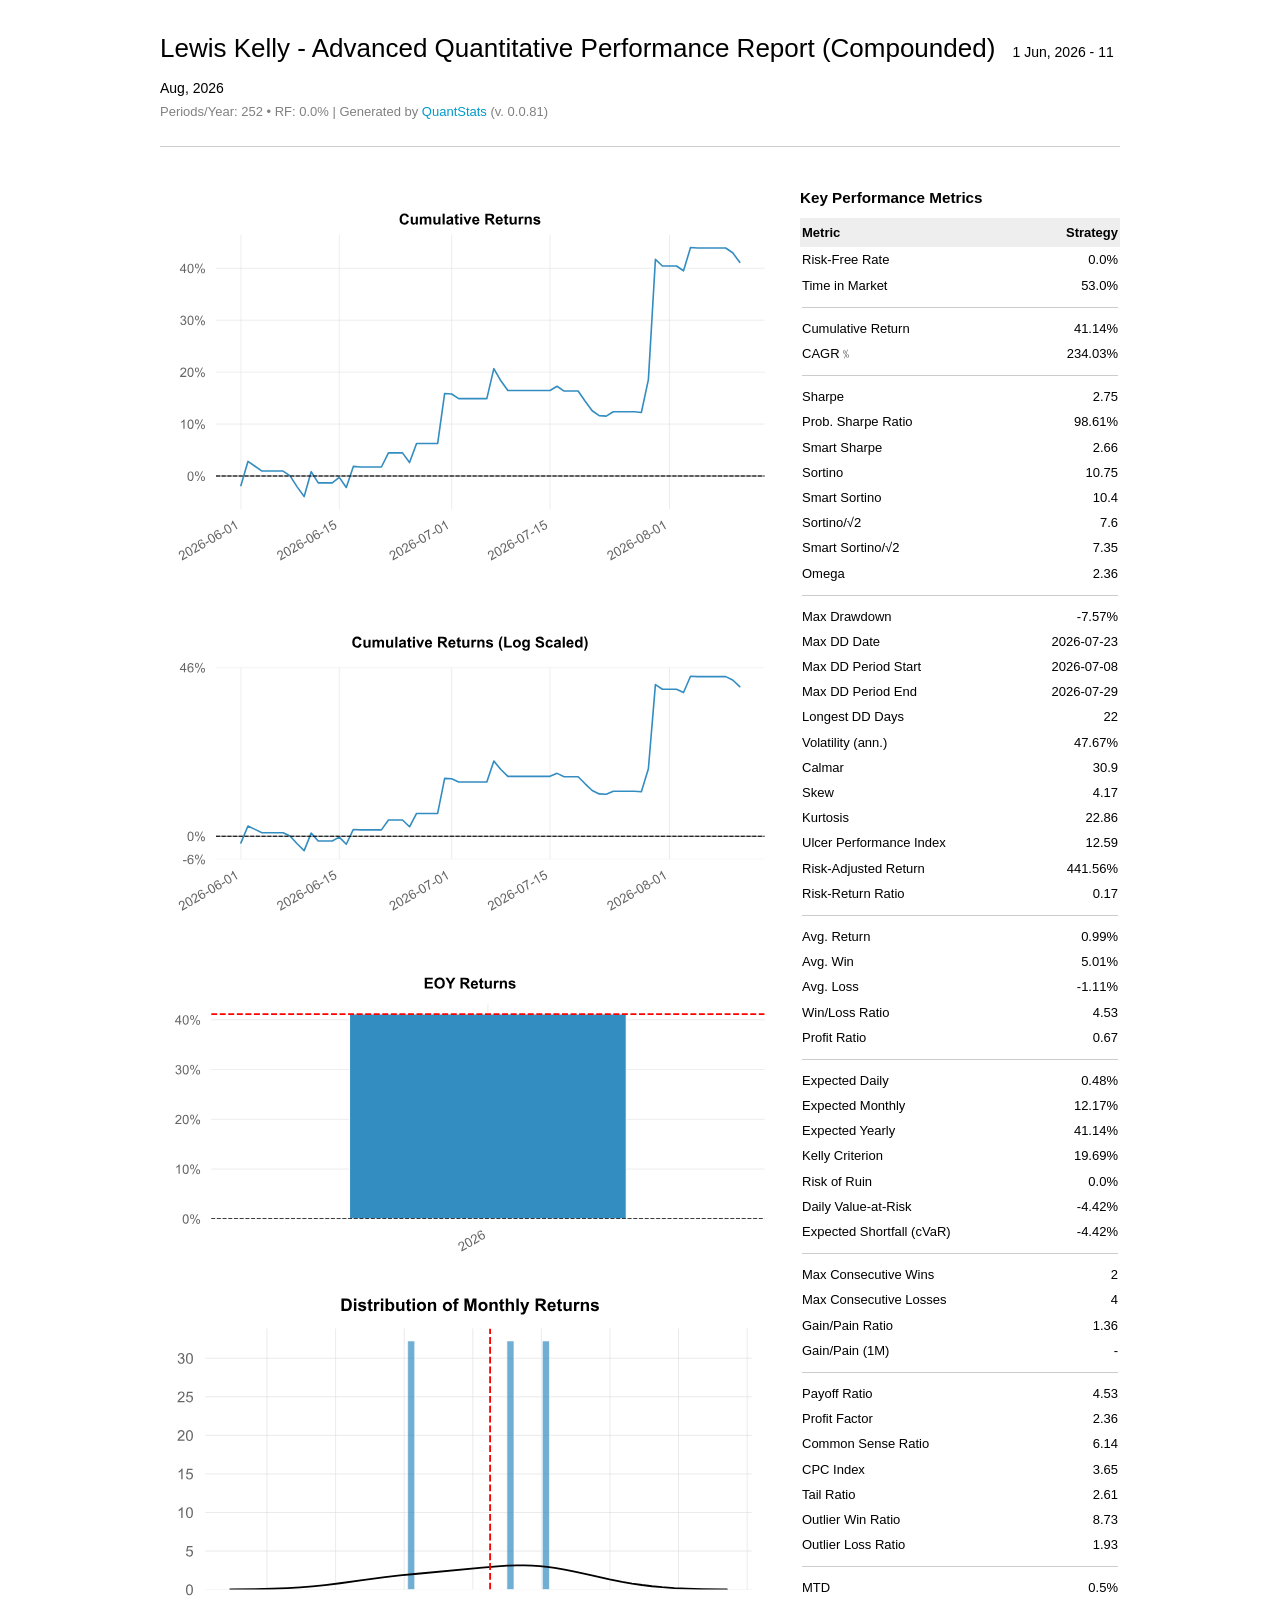
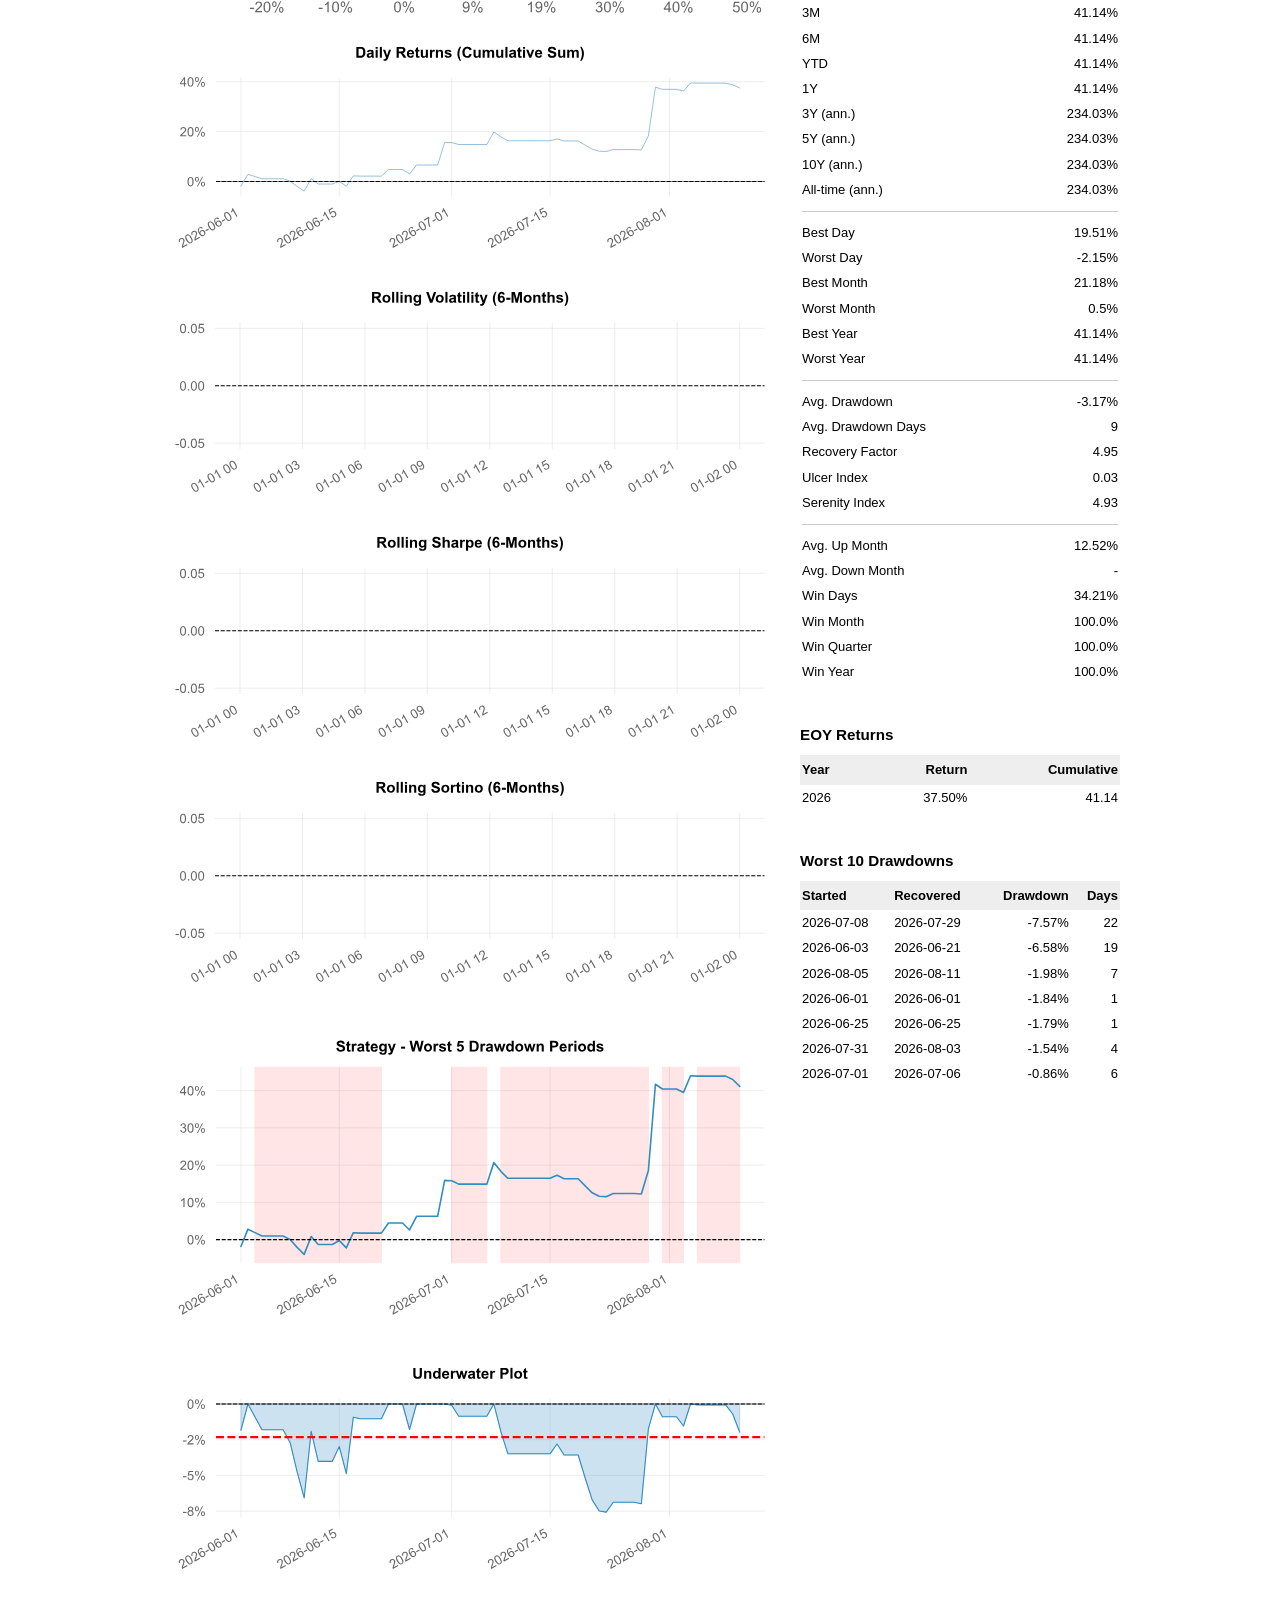
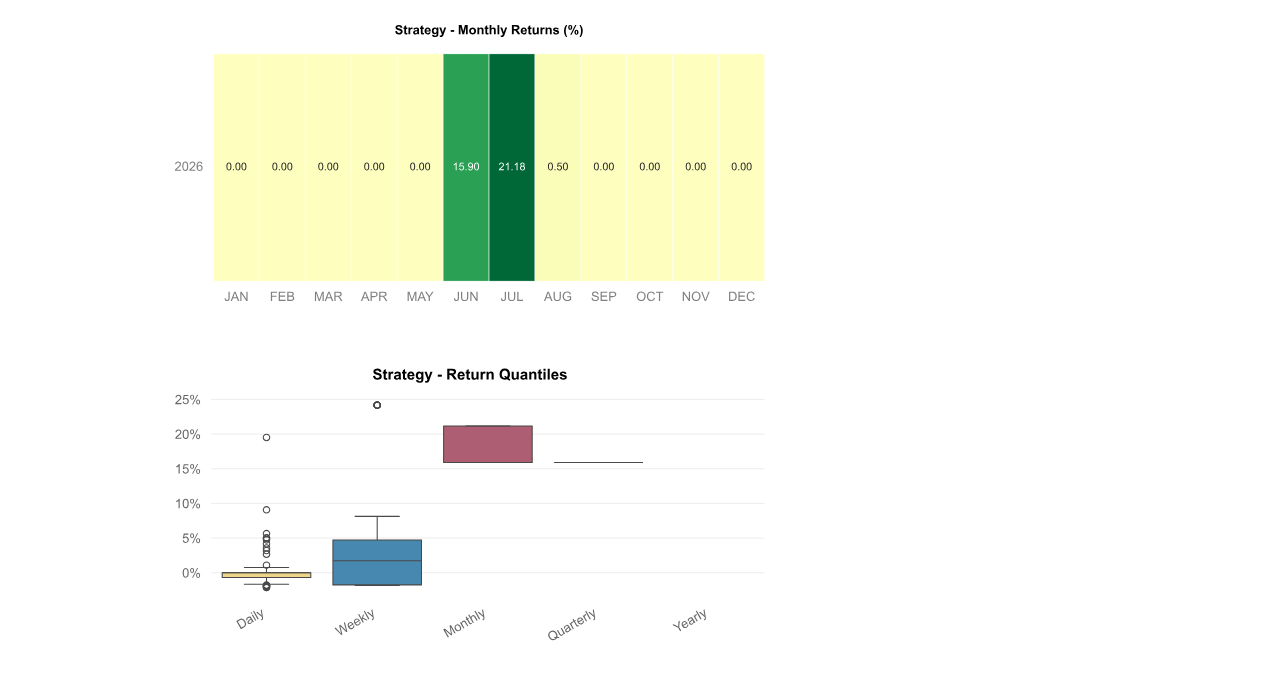
<file: Advanced_Institutional_Tear_Sheet.html>
<!-- generated by QuantStats for Python -->
<!DOCTYPE html>
<html lang="en">

<head>
    <meta charset="utf-8">
    <meta http-equiv="X-UA-Compatible" content="IE=edge,chrome=1">
    <meta name="viewport" content="width=device-width, initial-scale=1, shrink-to-fit=no">
    <title>Tearsheet (generated by QuantStats)</title>
    <meta name="robots" content="noindex, nofollow">
    <link rel="shortcut icon" href="https://qtpylib.io/favicon.ico" type="image/x-icon">
    <style>
    body{-webkit-font-smoothing:antialiased;-moz-osx-font-smoothing:grayscale;margin:30px;background:#fff;color:#000}body,p,table,td,th{font:13px/1.4 Arial,sans-serif}.container{max-width:960px;margin:auto}img,svg{width:100%}h1,h2,h3,h4{font-weight:400;margin:0}h1 dt{display:inline;margin-left:10px;font-size:14px}h3{margin-bottom:10px;font-weight:700}h4{color:grey}h4 a{color:#09c;text-decoration:none}h4 a:hover{color:#069;text-decoration:underline}hr{margin:25px 0 40px;height:0;border:0;border-top:1px solid #ccc}#left{width:620px;margin-right:18px;margin-top:-1.2rem;float:left}#right{width:320px;float:right}#left svg{margin:-1.5rem 0}#monthly_heatmap{overflow:hidden}#monthly_heatmap svg{margin:-1.5rem 0}table{margin:0 0 40px;border:0;border-spacing:0;width:100%}table td,table th{text-align:right;padding:4px 5px 3px 5px}table th{text-align:right;padding:6px 5px 5px 5px}table td:first-of-type,table th:first-of-type{text-align:left;padding-left:2px}table td:last-of-type,table th:last-of-type{text-align:right;padding-right:2px}td hr{margin:5px 0}table th{font-weight:400}table thead th{font-weight:700;background:#eee}#eoy table td:after{content:"%"}#eoy table td:first-of-type:after,#eoy table td:last-of-type:after,#eoy table td:nth-of-type(4):after{content:""}#eoy table th{text-align:right}#eoy table th:first-of-type{text-align:left}#eoy table td:after{content:"%"}#eoy table td:first-of-type:after,#eoy table td:last-of-type:after{content:""}#ddinfo table td:nth-of-type(3):after{content:"%"}#ddinfo table th{text-align:right}#ddinfo table td:first-of-type,#ddinfo table td:nth-of-type(2),#ddinfo table th:first-of-type,#ddinfo table th:nth-of-type(2){text-align:left}#ddinfo table td:nth-of-type(3):after{content:"%"}

    @media print{hr{margin:25px 0}body{margin:0}.container{max-width:100%;margin:0}#left{width:55%;margin:0}#left svg{margin:0 0 -10%}#left svg:first-of-type{margin-top:-30%}#right{margin:0;width:45%}}
    </style>
</head>

<body onload="save()">

    <div class="container">

        <h1>Lewis Kelly - Advanced Quantitative Performance Report (Compounded) <dt> 1 Jun, 2026 - 11 Aug, 2026</dt></h1>
        <h4>Periods/Year: 252 &bull; RF: 0.0% |  Generated by <a href="http://quantstats.io" target="quantstats">QuantStats</a> (v. 0.0.81)</h4>
        <hr>

        <div id="left">

            <div>
                <?xml version="1.0" encoding="utf-8" standalone="no"?>
<!DOCTYPE svg PUBLIC "-//W3C//DTD SVG 1.1//EN"
  "http://www.w3.org/Graphics/SVG/1.1/DTD/svg11.dtd">
<svg xmlns:xlink="http://www.w3.org/1999/xlink" width="576pt" height="360pt" viewBox="0 0 576 360" xmlns="http://www.w3.org/2000/svg" version="1.1">
 <metadata>
  <rdf:RDF xmlns:dc="http://purl.org/dc/elements/1.1/" xmlns:cc="http://creativecommons.org/ns#" xmlns:rdf="http://www.w3.org/1999/02/22-rdf-syntax-ns#">
   <cc:Work>
    <dc:type rdf:resource="http://purl.org/dc/dcmitype/StillImage"/>
    <dc:date>2026-08-14T20:13:07.171648</dc:date>
    <dc:format>image/svg+xml</dc:format>
    <dc:creator>
     <cc:Agent>
      <dc:title>Matplotlib v3.11.0, https://matplotlib.org/</dc:title>
     </cc:Agent>
    </dc:creator>
   </cc:Work>
  </rdf:RDF>
 </metadata>
 <defs>
  <style type="text/css">*{stroke-linejoin: round; stroke-linecap: butt}</style>
 </defs>
 <g id="figure_1">
  <g id="patch_1">
   <path d="M 0 360 
L 576 360 
L 576 0 
L 0 0 
z
" style="fill: #ffffff"/>
  </g>
  <g id="axes_1">
   <g id="patch_2">
    <path d="M 52.020091 296.169791 
L 561.744 296.169791 
L 561.744 41.650672 
L 52.020091 41.650672 
z
" style="fill: #ffffff"/>
   </g>
   <g id="matplotlib.axis_1">
    <g id="xtick_1">
     <g id="line2d_1">
      <path d="M 75.189359 296.169791 
L 75.189359 41.650672 
" clip-path="url(#pd1bfc9b27b)" style="fill: none; stroke: #dddddd; stroke-width: 0.5; stroke-linecap: round"/>
     </g>
     <g id="text_1">
      <!-- 2026-06-01 -->
      <g style="fill: #666666" transform="translate(20.319805 344.242582) rotate(-30) scale(0.121 -0.121)">
       <defs>
        <path id="ArialMT-15" d="M 3222 541 
L 3222 0 
L 194 0 
Q 188 203 259 391 
Q 375 700 629 1000 
Q 884 1300 1366 1694 
Q 2113 2306 2375 2664 
Q 2638 3022 2638 3341 
Q 2638 3675 2398 3904 
Q 2159 4134 1775 4134 
Q 1369 4134 1125 3890 
Q 881 3647 878 3216 
L 300 3275 
Q 359 3922 746 4261 
Q 1134 4600 1788 4600 
Q 2447 4600 2831 4234 
Q 3216 3869 3216 3328 
Q 3216 3053 3103 2787 
Q 2991 2522 2730 2228 
Q 2469 1934 1863 1422 
Q 1356 997 1212 845 
Q 1069 694 975 541 
L 3222 541 
z
" transform="scale(0.015625)"/>
        <path id="ArialMT-13" d="M 266 2259 
Q 266 3072 433 3567 
Q 600 4063 929 4331 
Q 1259 4600 1759 4600 
Q 2128 4600 2406 4451 
Q 2684 4303 2865 4023 
Q 3047 3744 3150 3342 
Q 3253 2941 3253 2259 
Q 3253 1453 3087 958 
Q 2922 463 2592 192 
Q 2263 -78 1759 -78 
Q 1097 -78 719 397 
Q 266 969 266 2259 
z
M 844 2259 
Q 844 1131 1108 757 
Q 1372 384 1759 384 
Q 2147 384 2411 759 
Q 2675 1134 2675 2259 
Q 2675 3391 2411 3762 
Q 2147 4134 1753 4134 
Q 1366 4134 1134 3806 
Q 844 3388 844 2259 
z
" transform="scale(0.015625)"/>
        <path id="ArialMT-19" d="M 3184 3459 
L 2625 3416 
Q 2550 3747 2413 3897 
Q 2184 4138 1850 4138 
Q 1581 4138 1378 3988 
Q 1113 3794 959 3422 
Q 806 3050 800 2363 
Q 1003 2672 1297 2822 
Q 1591 2972 1913 2972 
Q 2475 2972 2870 2558 
Q 3266 2144 3266 1488 
Q 3266 1056 3080 686 
Q 2894 316 2569 119 
Q 2244 -78 1831 -78 
Q 1128 -78 684 439 
Q 241 956 241 2144 
Q 241 3472 731 4075 
Q 1159 4600 1884 4600 
Q 2425 4600 2770 4297 
Q 3116 3994 3184 3459 
z
M 888 1484 
Q 888 1194 1011 928 
Q 1134 663 1356 523 
Q 1578 384 1822 384 
Q 2178 384 2434 671 
Q 2691 959 2691 1453 
Q 2691 1928 2437 2201 
Q 2184 2475 1800 2475 
Q 1419 2475 1153 2201 
Q 888 1928 888 1484 
z
" transform="scale(0.015625)"/>
        <path id="ArialMT-10" d="M 203 1375 
L 203 1941 
L 1931 1941 
L 1931 1375 
L 203 1375 
z
" transform="scale(0.015625)"/>
        <path id="ArialMT-14" d="M 2384 0 
L 1822 0 
L 1822 3584 
Q 1619 3391 1289 3197 
Q 959 3003 697 2906 
L 697 3450 
Q 1169 3672 1522 3987 
Q 1875 4303 2022 4600 
L 2384 4600 
L 2384 0 
z
" transform="scale(0.015625)"/>
       </defs>
       <use xlink:href="#ArialMT-15"/>
       <use xlink:href="#ArialMT-13" transform="translate(55.609375 0)"/>
       <use xlink:href="#ArialMT-15" transform="translate(111.21875 0)"/>
       <use xlink:href="#ArialMT-19" transform="translate(166.828125 0)"/>
       <use xlink:href="#ArialMT-10" transform="translate(222.4375 0)"/>
       <use xlink:href="#ArialMT-13" transform="translate(255.734375 0)"/>
       <use xlink:href="#ArialMT-19" transform="translate(311.34375 0)"/>
       <use xlink:href="#ArialMT-10" transform="translate(366.953125 0)"/>
       <use xlink:href="#ArialMT-13" transform="translate(400.25 0)"/>
       <use xlink:href="#ArialMT-14" transform="translate(455.859375 0)"/>
      </g>
     </g>
    </g>
    <g id="xtick_2">
     <g id="line2d_2">
      <path d="M 166.561123 296.169791 
L 166.561123 41.650672 
" clip-path="url(#pd1bfc9b27b)" style="fill: none; stroke: #dddddd; stroke-width: 0.5; stroke-linecap: round"/>
     </g>
     <g id="text_2">
      <!-- 2026-06-15 -->
      <g style="fill: #666666" transform="translate(111.691568 344.242582) rotate(-30) scale(0.121 -0.121)">
       <defs>
        <path id="ArialMT-18" d="M 266 1200 
L 856 1250 
Q 922 819 1161 601 
Q 1400 384 1738 384 
Q 2144 384 2425 690 
Q 2706 997 2706 1503 
Q 2706 1984 2436 2262 
Q 2166 2541 1728 2541 
Q 1456 2541 1237 2417 
Q 1019 2294 894 2097 
L 366 2166 
L 809 4519 
L 3088 4519 
L 3088 3981 
L 1259 3981 
L 1013 2750 
Q 1425 3038 1878 3038 
Q 2478 3038 2890 2622 
Q 3303 2206 3303 1553 
Q 3303 931 2941 478 
Q 2500 -78 1738 -78 
Q 1113 -78 717 272 
Q 322 622 266 1200 
z
" transform="scale(0.015625)"/>
       </defs>
       <use xlink:href="#ArialMT-15"/>
       <use xlink:href="#ArialMT-13" transform="translate(55.609375 0)"/>
       <use xlink:href="#ArialMT-15" transform="translate(111.21875 0)"/>
       <use xlink:href="#ArialMT-19" transform="translate(166.828125 0)"/>
       <use xlink:href="#ArialMT-10" transform="translate(222.4375 0)"/>
       <use xlink:href="#ArialMT-13" transform="translate(255.734375 0)"/>
       <use xlink:href="#ArialMT-19" transform="translate(311.34375 0)"/>
       <use xlink:href="#ArialMT-10" transform="translate(366.953125 0)"/>
       <use xlink:href="#ArialMT-14" transform="translate(400.25 0)"/>
       <use xlink:href="#ArialMT-18" transform="translate(455.859375 0)"/>
      </g>
     </g>
    </g>
    <g id="xtick_3">
     <g id="line2d_3">
      <path d="M 270.985995 296.169791 
L 270.985995 41.650672 
" clip-path="url(#pd1bfc9b27b)" style="fill: none; stroke: #dddddd; stroke-width: 0.5; stroke-linecap: round"/>
     </g>
     <g id="text_3">
      <!-- 2026-07-01 -->
      <g style="fill: #666666" transform="translate(216.116441 344.242582) rotate(-30) scale(0.121 -0.121)">
       <defs>
        <path id="ArialMT-1a" d="M 303 3981 
L 303 4522 
L 3269 4522 
L 3269 4084 
Q 2831 3619 2401 2847 
Q 1972 2075 1738 1259 
Q 1569 684 1522 0 
L 944 0 
Q 953 541 1156 1306 
Q 1359 2072 1739 2783 
Q 2119 3494 2547 3981 
L 303 3981 
z
" transform="scale(0.015625)"/>
       </defs>
       <use xlink:href="#ArialMT-15"/>
       <use xlink:href="#ArialMT-13" transform="translate(55.609375 0)"/>
       <use xlink:href="#ArialMT-15" transform="translate(111.21875 0)"/>
       <use xlink:href="#ArialMT-19" transform="translate(166.828125 0)"/>
       <use xlink:href="#ArialMT-10" transform="translate(222.4375 0)"/>
       <use xlink:href="#ArialMT-13" transform="translate(255.734375 0)"/>
       <use xlink:href="#ArialMT-1a" transform="translate(311.34375 0)"/>
       <use xlink:href="#ArialMT-10" transform="translate(366.953125 0)"/>
       <use xlink:href="#ArialMT-13" transform="translate(400.25 0)"/>
       <use xlink:href="#ArialMT-14" transform="translate(455.859375 0)"/>
      </g>
     </g>
    </g>
    <g id="xtick_4">
     <g id="line2d_4">
      <path d="M 362.357759 296.169791 
L 362.357759 41.650672 
" clip-path="url(#pd1bfc9b27b)" style="fill: none; stroke: #dddddd; stroke-width: 0.5; stroke-linecap: round"/>
     </g>
     <g id="text_4">
      <!-- 2026-07-15 -->
      <g style="fill: #666666" transform="translate(307.488204 344.242582) rotate(-30) scale(0.121 -0.121)">
       <use xlink:href="#ArialMT-15"/>
       <use xlink:href="#ArialMT-13" transform="translate(55.609375 0)"/>
       <use xlink:href="#ArialMT-15" transform="translate(111.21875 0)"/>
       <use xlink:href="#ArialMT-19" transform="translate(166.828125 0)"/>
       <use xlink:href="#ArialMT-10" transform="translate(222.4375 0)"/>
       <use xlink:href="#ArialMT-13" transform="translate(255.734375 0)"/>
       <use xlink:href="#ArialMT-1a" transform="translate(311.34375 0)"/>
       <use xlink:href="#ArialMT-10" transform="translate(366.953125 0)"/>
       <use xlink:href="#ArialMT-14" transform="translate(400.25 0)"/>
       <use xlink:href="#ArialMT-18" transform="translate(455.859375 0)"/>
      </g>
     </g>
    </g>
    <g id="xtick_5">
     <g id="line2d_5">
      <path d="M 473.309186 296.169791 
L 473.309186 41.650672 
" clip-path="url(#pd1bfc9b27b)" style="fill: none; stroke: #dddddd; stroke-width: 0.5; stroke-linecap: round"/>
     </g>
     <g id="text_5">
      <!-- 2026-08-01 -->
      <g style="fill: #666666" transform="translate(418.439632 344.242582) rotate(-30) scale(0.121 -0.121)">
       <defs>
        <path id="ArialMT-1b" d="M 1131 2484 
Q 781 2613 612 2850 
Q 444 3088 444 3419 
Q 444 3919 803 4259 
Q 1163 4600 1759 4600 
Q 2359 4600 2725 4251 
Q 3091 3903 3091 3403 
Q 3091 3084 2923 2848 
Q 2756 2613 2416 2484 
Q 2838 2347 3058 2040 
Q 3278 1734 3278 1309 
Q 3278 722 2862 322 
Q 2447 -78 1769 -78 
Q 1091 -78 675 323 
Q 259 725 259 1325 
Q 259 1772 486 2073 
Q 713 2375 1131 2484 
z
M 1019 3438 
Q 1019 3113 1228 2906 
Q 1438 2700 1772 2700 
Q 2097 2700 2305 2904 
Q 2513 3109 2513 3406 
Q 2513 3716 2298 3927 
Q 2084 4138 1766 4138 
Q 1444 4138 1231 3931 
Q 1019 3725 1019 3438 
z
M 838 1322 
Q 838 1081 952 856 
Q 1066 631 1291 507 
Q 1516 384 1775 384 
Q 2178 384 2440 643 
Q 2703 903 2703 1303 
Q 2703 1709 2433 1975 
Q 2163 2241 1756 2241 
Q 1359 2241 1098 1978 
Q 838 1716 838 1322 
z
" transform="scale(0.015625)"/>
       </defs>
       <use xlink:href="#ArialMT-15"/>
       <use xlink:href="#ArialMT-13" transform="translate(55.609375 0)"/>
       <use xlink:href="#ArialMT-15" transform="translate(111.21875 0)"/>
       <use xlink:href="#ArialMT-19" transform="translate(166.828125 0)"/>
       <use xlink:href="#ArialMT-10" transform="translate(222.4375 0)"/>
       <use xlink:href="#ArialMT-13" transform="translate(255.734375 0)"/>
       <use xlink:href="#ArialMT-1b" transform="translate(311.34375 0)"/>
       <use xlink:href="#ArialMT-10" transform="translate(366.953125 0)"/>
       <use xlink:href="#ArialMT-13" transform="translate(400.25 0)"/>
       <use xlink:href="#ArialMT-14" transform="translate(455.859375 0)"/>
      </g>
     </g>
    </g>
   </g>
   <g id="matplotlib.axis_2">
    <g id="ytick_1">
     <g id="line2d_6">
      <path d="M 52.020091 265.502278 
L 561.744 265.502278 
" clip-path="url(#pd1bfc9b27b)" style="fill: none; stroke: #dddddd; stroke-width: 0.5; stroke-linecap: round"/>
     </g>
     <g id="text_6">
      <!-- 0% -->
      <g style="fill: #666666" transform="translate(25.031809 269.906844) scale(0.121 -0.121)">
       <defs>
        <path id="ArialMT-8" d="M 372 3481 
Q 372 3972 619 4315 
Q 866 4659 1334 4659 
Q 1766 4659 2048 4351 
Q 2331 4044 2331 3447 
Q 2331 2866 2045 2552 
Q 1759 2238 1341 2238 
Q 925 2238 648 2547 
Q 372 2856 372 3481 
z
M 1350 4272 
Q 1141 4272 1002 4090 
Q 863 3909 863 3425 
Q 863 2984 1003 2804 
Q 1144 2625 1350 2625 
Q 1563 2625 1702 2806 
Q 1841 2988 1841 3469 
Q 1841 3913 1700 4092 
Q 1559 4272 1350 4272 
z
M 1353 -169 
L 3859 4659 
L 4316 4659 
L 1819 -169 
L 1353 -169 
z
M 3334 1075 
Q 3334 1569 3581 1911 
Q 3828 2253 4300 2253 
Q 4731 2253 5014 1945 
Q 5297 1638 5297 1041 
Q 5297 459 5011 145 
Q 4725 -169 4303 -169 
Q 3888 -169 3611 142 
Q 3334 453 3334 1075 
z
M 4316 1866 
Q 4103 1866 3964 1684 
Q 3825 1503 3825 1019 
Q 3825 581 3965 400 
Q 4106 219 4313 219 
Q 4528 219 4667 400 
Q 4806 581 4806 1063 
Q 4806 1506 4665 1686 
Q 4525 1866 4316 1866 
z
" transform="scale(0.015625)"/>
       </defs>
       <use xlink:href="#ArialMT-13"/>
       <use xlink:href="#ArialMT-8" transform="translate(55.609375 0)"/>
      </g>
     </g>
    </g>
    <g id="ytick_2">
     <g id="line2d_7">
      <path d="M 52.020091 217.247031 
L 561.744 217.247031 
" clip-path="url(#pd1bfc9b27b)" style="fill: none; stroke: #dddddd; stroke-width: 0.5; stroke-linecap: round"/>
     </g>
     <g id="text_7">
      <!-- 10% -->
      <g style="fill: #666666" transform="translate(18.303075 221.651596) scale(0.121 -0.121)">
       <use xlink:href="#ArialMT-14"/>
       <use xlink:href="#ArialMT-13" transform="translate(55.609375 0)"/>
       <use xlink:href="#ArialMT-8" transform="translate(111.21875 0)"/>
      </g>
     </g>
    </g>
    <g id="ytick_3">
     <g id="line2d_8">
      <path d="M 52.020091 168.991783 
L 561.744 168.991783 
" clip-path="url(#pd1bfc9b27b)" style="fill: none; stroke: #dddddd; stroke-width: 0.5; stroke-linecap: round"/>
     </g>
     <g id="text_8">
      <!-- 20% -->
      <g style="fill: #666666" transform="translate(18.303075 173.396348) scale(0.121 -0.121)">
       <use xlink:href="#ArialMT-15"/>
       <use xlink:href="#ArialMT-13" transform="translate(55.609375 0)"/>
       <use xlink:href="#ArialMT-8" transform="translate(111.21875 0)"/>
      </g>
     </g>
    </g>
    <g id="ytick_4">
     <g id="line2d_9">
      <path d="M 52.020091 120.736535 
L 561.744 120.736535 
" clip-path="url(#pd1bfc9b27b)" style="fill: none; stroke: #dddddd; stroke-width: 0.5; stroke-linecap: round"/>
     </g>
     <g id="text_9">
      <!-- 30% -->
      <g style="fill: #666666" transform="translate(18.303075 125.141101) scale(0.121 -0.121)">
       <defs>
        <path id="ArialMT-16" d="M 269 1209 
L 831 1284 
Q 928 806 1161 595 
Q 1394 384 1728 384 
Q 2125 384 2398 659 
Q 2672 934 2672 1341 
Q 2672 1728 2419 1979 
Q 2166 2231 1775 2231 
Q 1616 2231 1378 2169 
L 1441 2663 
Q 1497 2656 1531 2656 
Q 1891 2656 2178 2843 
Q 2466 3031 2466 3422 
Q 2466 3731 2256 3934 
Q 2047 4138 1716 4138 
Q 1388 4138 1169 3931 
Q 950 3725 888 3313 
L 325 3413 
Q 428 3978 793 4289 
Q 1159 4600 1703 4600 
Q 2078 4600 2393 4439 
Q 2709 4278 2876 4000 
Q 3044 3722 3044 3409 
Q 3044 3113 2884 2869 
Q 2725 2625 2413 2481 
Q 2819 2388 3044 2092 
Q 3269 1797 3269 1353 
Q 3269 753 2831 336 
Q 2394 -81 1725 -81 
Q 1122 -81 723 278 
Q 325 638 269 1209 
z
" transform="scale(0.015625)"/>
       </defs>
       <use xlink:href="#ArialMT-16"/>
       <use xlink:href="#ArialMT-13" transform="translate(55.609375 0)"/>
       <use xlink:href="#ArialMT-8" transform="translate(111.21875 0)"/>
      </g>
     </g>
    </g>
    <g id="ytick_5">
     <g id="line2d_10">
      <path d="M 52.020091 72.481287 
L 561.744 72.481287 
" clip-path="url(#pd1bfc9b27b)" style="fill: none; stroke: #dddddd; stroke-width: 0.5; stroke-linecap: round"/>
     </g>
     <g id="text_10">
      <!-- 40% -->
      <g style="fill: #666666" transform="translate(18.303075 76.885853) scale(0.121 -0.121)">
       <defs>
        <path id="ArialMT-17" d="M 2069 0 
L 2069 1097 
L 81 1097 
L 81 1613 
L 2172 4581 
L 2631 4581 
L 2631 1613 
L 3250 1613 
L 3250 1097 
L 2631 1097 
L 2631 0 
L 2069 0 
z
M 2069 1613 
L 2069 3678 
L 634 1613 
L 2069 1613 
z
" transform="scale(0.015625)"/>
       </defs>
       <use xlink:href="#ArialMT-17"/>
       <use xlink:href="#ArialMT-13" transform="translate(55.609375 0)"/>
       <use xlink:href="#ArialMT-8" transform="translate(111.21875 0)"/>
      </g>
     </g>
    </g>
   </g>
   <g id="line2d_11">
    <path d="M 52.020091 265.502278 
L 561.744 265.502278 
" clip-path="url(#pd1bfc9b27b)" style="fill: none; stroke: #808080; stroke-linecap: round"/>
   </g>
   <g id="line2d_12">
    <path d="M 75.189359 274.381244 
L 81.715914 251.947379 
L 88.242468 256.433187 
L 94.769023 260.87267 
L 101.295577 260.87267 
L 107.822132 260.87267 
L 114.348686 260.87267 
L 120.875241 265.306362 
L 127.401795 275.562532 
L 133.92835 284.60074 
L 140.454905 261.448837 
L 146.981459 271.896099 
L 153.508014 271.896099 
L 160.034568 271.896099 
L 166.561123 266.729892 
L 173.087677 276.176339 
L 179.614232 256.534523 
L 186.140786 257.10104 
L 192.667341 257.10104 
L 199.193895 257.10104 
L 205.72045 257.10104 
L 212.247004 243.996845 
L 218.773559 243.996845 
L 225.300114 243.996845 
L 231.826668 253.007064 
L 238.353223 235.309935 
L 244.879777 235.309935 
L 251.406332 235.309935 
L 257.932886 235.309935 
L 264.459441 188.799597 
L 270.985995 189.278289 
L 277.51255 193.610645 
L 284.039104 193.610645 
L 290.565659 193.610645 
L 297.092213 193.610645 
L 303.618768 193.610645 
L 310.145323 165.751925 
L 316.671877 177.00891 
L 323.198432 186.073175 
L 329.724986 186.073175 
L 336.251541 186.073175 
L 342.778095 186.073175 
L 349.30465 186.073175 
L 355.831204 186.073175 
L 362.357759 186.073175 
L 368.884313 182.091152 
L 375.410868 186.561519 
L 381.937422 186.561519 
L 388.463977 186.561519 
L 394.990532 195.947164 
L 401.517086 204.848327 
L 408.043641 209.38239 
L 414.570195 209.859152 
L 421.09675 205.830804 
L 427.623304 205.830804 
L 434.149859 205.830804 
L 440.676413 205.830804 
L 447.202968 206.466808 
L 453.729522 175.894213 
L 460.256077 64.263419 
L 466.782631 70.375428 
L 473.309186 70.375428 
L 479.835741 70.375428 
L 486.362295 74.814911 
L 492.88885 53.219723 
L 499.415404 53.663671 
L 505.941959 53.663671 
L 512.468513 53.663671 
L 518.995068 53.663671 
L 525.521622 53.663671 
L 532.048177 58.103154 
L 538.574731 66.977294 
" clip-path="url(#pd1bfc9b27b)" style="fill: none; stroke: #348dc1; stroke-width: 1.5; stroke-linecap: round"/>
   </g>
   <g id="line2d_13">
    <path d="M 52.020091 265.502278 
L 561.744 265.502278 
" clip-path="url(#pd1bfc9b27b)" style="fill: none; stroke-dasharray: 3.7,1.6; stroke-dashoffset: 0; stroke: #000000"/>
   </g>
  </g>
  <g id="text_11">
   <!-- Cumulative Returns -->
   <g transform="translate(221.879531 31.792383) scale(0.14 -0.14)">
    <defs>
     <path id="Arial-BoldMT-26" d="M 3397 1684 
L 4294 1400 
Q 4088 650 3608 286 
Q 3128 -78 2391 -78 
Q 1478 -78 890 545 
Q 303 1169 303 2250 
Q 303 3394 893 4026 
Q 1484 4659 2447 4659 
Q 3288 4659 3813 4163 
Q 4125 3869 4281 3319 
L 3366 3100 
Q 3284 3456 3026 3662 
Q 2769 3869 2400 3869 
Q 1891 3869 1573 3503 
Q 1256 3138 1256 2319 
Q 1256 1450 1568 1081 
Q 1881 713 2381 713 
Q 2750 713 3015 947 
Q 3281 1181 3397 1684 
z
" transform="scale(0.015625)"/>
     <path id="Arial-BoldMT-58" d="M 2644 0 
L 2644 497 
Q 2463 231 2167 78 
Q 1872 -75 1544 -75 
Q 1209 -75 943 72 
Q 678 219 559 484 
Q 441 750 441 1219 
L 441 3319 
L 1319 3319 
L 1319 1794 
Q 1319 1094 1367 936 
Q 1416 778 1544 686 
Q 1672 594 1869 594 
Q 2094 594 2272 717 
Q 2450 841 2515 1023 
Q 2581 1206 2581 1919 
L 2581 3319 
L 3459 3319 
L 3459 0 
L 2644 0 
z
" transform="scale(0.015625)"/>
     <path id="Arial-BoldMT-50" d="M 394 3319 
L 1203 3319 
L 1203 2866 
Q 1638 3394 2238 3394 
Q 2556 3394 2790 3262 
Q 3025 3131 3175 2866 
Q 3394 3131 3647 3262 
Q 3900 3394 4188 3394 
Q 4553 3394 4806 3245 
Q 5059 3097 5184 2809 
Q 5275 2597 5275 2122 
L 5275 0 
L 4397 0 
L 4397 1897 
Q 4397 2391 4306 2534 
Q 4184 2722 3931 2722 
Q 3747 2722 3584 2609 
Q 3422 2497 3350 2280 
Q 3278 2063 3278 1594 
L 3278 0 
L 2400 0 
L 2400 1819 
Q 2400 2303 2353 2443 
Q 2306 2584 2207 2653 
Q 2109 2722 1941 2722 
Q 1738 2722 1575 2612 
Q 1413 2503 1342 2297 
Q 1272 2091 1272 1613 
L 1272 0 
L 394 0 
L 394 3319 
z
" transform="scale(0.015625)"/>
     <path id="Arial-BoldMT-4f" d="M 459 0 
L 459 4581 
L 1338 4581 
L 1338 0 
L 459 0 
z
" transform="scale(0.015625)"/>
     <path id="Arial-BoldMT-44" d="M 1116 2306 
L 319 2450 
Q 453 2931 781 3162 
Q 1109 3394 1756 3394 
Q 2344 3394 2631 3255 
Q 2919 3116 3036 2902 
Q 3153 2688 3153 2116 
L 3144 1091 
Q 3144 653 3186 445 
Q 3228 238 3344 0 
L 2475 0 
Q 2441 88 2391 259 
Q 2369 338 2359 363 
Q 2134 144 1878 34 
Q 1622 -75 1331 -75 
Q 819 -75 523 203 
Q 228 481 228 906 
Q 228 1188 362 1408 
Q 497 1628 739 1745 
Q 981 1863 1438 1950 
Q 2053 2066 2291 2166 
L 2291 2253 
Q 2291 2506 2166 2614 
Q 2041 2722 1694 2722 
Q 1459 2722 1328 2630 
Q 1197 2538 1116 2306 
z
M 2291 1594 
Q 2122 1538 1756 1459 
Q 1391 1381 1278 1306 
Q 1106 1184 1106 997 
Q 1106 813 1243 678 
Q 1381 544 1594 544 
Q 1831 544 2047 700 
Q 2206 819 2256 991 
Q 2291 1103 2291 1419 
L 2291 1594 
z
" transform="scale(0.015625)"/>
     <path id="Arial-BoldMT-57" d="M 1981 3319 
L 1981 2619 
L 1381 2619 
L 1381 1281 
Q 1381 875 1398 808 
Q 1416 741 1477 697 
Q 1538 653 1625 653 
Q 1747 653 1978 738 
L 2053 56 
Q 1747 -75 1359 -75 
Q 1122 -75 931 4 
Q 741 84 652 211 
Q 563 338 528 553 
Q 500 706 500 1172 
L 500 2619 
L 97 2619 
L 97 3319 
L 500 3319 
L 500 3978 
L 1381 4491 
L 1381 3319 
L 1981 3319 
z
" transform="scale(0.015625)"/>
     <path id="Arial-BoldMT-4c" d="M 459 3769 
L 459 4581 
L 1338 4581 
L 1338 3769 
L 459 3769 
z
M 459 0 
L 459 3319 
L 1338 3319 
L 1338 0 
L 459 0 
z
" transform="scale(0.015625)"/>
     <path id="Arial-BoldMT-59" d="M 1372 0 
L 34 3319 
L 956 3319 
L 1581 1625 
L 1763 1059 
Q 1834 1275 1853 1344 
Q 1897 1484 1947 1625 
L 2578 3319 
L 3481 3319 
L 2163 0 
L 1372 0 
z
" transform="scale(0.015625)"/>
     <path id="Arial-BoldMT-48" d="M 2381 1056 
L 3256 909 
Q 3088 428 2723 176 
Q 2359 -75 1813 -75 
Q 947 -75 531 491 
Q 203 944 203 1634 
Q 203 2459 634 2926 
Q 1066 3394 1725 3394 
Q 2466 3394 2894 2905 
Q 3322 2416 3303 1406 
L 1103 1406 
Q 1113 1016 1316 798 
Q 1519 581 1822 581 
Q 2028 581 2168 693 
Q 2309 806 2381 1056 
z
M 2431 1944 
Q 2422 2325 2234 2523 
Q 2047 2722 1778 2722 
Q 1491 2722 1303 2513 
Q 1116 2303 1119 1944 
L 2431 1944 
z
" transform="scale(0.015625)"/>
     <path id="Arial-BoldMT-3" transform="scale(0.015625)"/>
     <path id="Arial-BoldMT-35" d="M 469 0 
L 469 4581 
L 2416 4581 
Q 3150 4581 3483 4457 
Q 3816 4334 4016 4018 
Q 4216 3703 4216 3297 
Q 4216 2781 3912 2445 
Q 3609 2109 3006 2022 
Q 3306 1847 3501 1637 
Q 3697 1428 4028 894 
L 4588 0 
L 3481 0 
L 2813 997 
Q 2456 1531 2325 1670 
Q 2194 1809 2047 1861 
Q 1900 1913 1581 1913 
L 1394 1913 
L 1394 0 
L 469 0 
z
M 1394 2644 
L 2078 2644 
Q 2744 2644 2909 2700 
Q 3075 2756 3169 2893 
Q 3263 3031 3263 3238 
Q 3263 3469 3139 3611 
Q 3016 3753 2791 3791 
Q 2678 3806 2116 3806 
L 1394 3806 
L 1394 2644 
z
" transform="scale(0.015625)"/>
     <path id="Arial-BoldMT-55" d="M 1300 0 
L 422 0 
L 422 3319 
L 1238 3319 
L 1238 2847 
Q 1447 3181 1614 3287 
Q 1781 3394 1994 3394 
Q 2294 3394 2572 3228 
L 2300 2463 
Q 2078 2606 1888 2606 
Q 1703 2606 1575 2504 
Q 1447 2403 1373 2137 
Q 1300 1872 1300 1025 
L 1300 0 
z
" transform="scale(0.015625)"/>
     <path id="Arial-BoldMT-51" d="M 3478 0 
L 2600 0 
L 2600 1694 
Q 2600 2231 2544 2389 
Q 2488 2547 2361 2634 
Q 2234 2722 2056 2722 
Q 1828 2722 1647 2597 
Q 1466 2472 1398 2265 
Q 1331 2059 1331 1503 
L 1331 0 
L 453 0 
L 453 3319 
L 1269 3319 
L 1269 2831 
Q 1703 3394 2363 3394 
Q 2653 3394 2893 3289 
Q 3134 3184 3257 3021 
Q 3381 2859 3429 2653 
Q 3478 2447 3478 2063 
L 3478 0 
z
" transform="scale(0.015625)"/>
     <path id="Arial-BoldMT-56" d="M 150 947 
L 1031 1081 
Q 1088 825 1259 692 
Q 1431 559 1741 559 
Q 2081 559 2253 684 
Q 2369 772 2369 919 
Q 2369 1019 2306 1084 
Q 2241 1147 2013 1200 
Q 950 1434 666 1628 
Q 272 1897 272 2375 
Q 272 2806 612 3100 
Q 953 3394 1669 3394 
Q 2350 3394 2681 3172 
Q 3013 2950 3138 2516 
L 2309 2363 
Q 2256 2556 2107 2659 
Q 1959 2763 1684 2763 
Q 1338 2763 1188 2666 
Q 1088 2597 1088 2488 
Q 1088 2394 1175 2328 
Q 1294 2241 1995 2081 
Q 2697 1922 2975 1691 
Q 3250 1456 3250 1038 
Q 3250 581 2869 253 
Q 2488 -75 1741 -75 
Q 1063 -75 667 200 
Q 272 475 150 947 
z
" transform="scale(0.015625)"/>
    </defs>
    <use xlink:href="#Arial-BoldMT-26"/>
    <use xlink:href="#Arial-BoldMT-58" transform="translate(72.21875 0)"/>
    <use xlink:href="#Arial-BoldMT-50" transform="translate(133.296875 0)"/>
    <use xlink:href="#Arial-BoldMT-58" transform="translate(222.21875 0)"/>
    <use xlink:href="#Arial-BoldMT-4f" transform="translate(283.296875 0)"/>
    <use xlink:href="#Arial-BoldMT-44" transform="translate(311.078125 0)"/>
    <use xlink:href="#Arial-BoldMT-57" transform="translate(366.6875 0)"/>
    <use xlink:href="#Arial-BoldMT-4c" transform="translate(399.984375 0)"/>
    <use xlink:href="#Arial-BoldMT-59" transform="translate(427.765625 0)"/>
    <use xlink:href="#Arial-BoldMT-48" transform="translate(483.375 0)"/>
    <use xlink:href="#Arial-BoldMT-3" transform="translate(538.984375 0)"/>
    <use xlink:href="#Arial-BoldMT-35" transform="translate(566.765625 0)"/>
    <use xlink:href="#Arial-BoldMT-48" transform="translate(638.984375 0)"/>
    <use xlink:href="#Arial-BoldMT-57" transform="translate(694.59375 0)"/>
    <use xlink:href="#Arial-BoldMT-58" transform="translate(727.890625 0)"/>
    <use xlink:href="#Arial-BoldMT-55" transform="translate(788.96875 0)"/>
    <use xlink:href="#Arial-BoldMT-51" transform="translate(827.890625 0)"/>
    <use xlink:href="#Arial-BoldMT-56" transform="translate(888.96875 0)"/>
   </g>
  </g>
 </g>
 <defs>
  <clipPath id="pd1bfc9b27b">
   <rect x="52.020091" y="41.650672" width="509.723909" height="254.519119"/>
  </clipPath>
 </defs>
</svg>

            </div>

            <div id="log_returns"><?xml version="1.0" encoding="utf-8" standalone="no"?>
<!DOCTYPE svg PUBLIC "-//W3C//DTD SVG 1.1//EN"
  "http://www.w3.org/Graphics/SVG/1.1/DTD/svg11.dtd">
<svg xmlns:xlink="http://www.w3.org/1999/xlink" width="576pt" height="288pt" viewBox="0 0 576 288" xmlns="http://www.w3.org/2000/svg" version="1.1">
 <metadata>
  <rdf:RDF xmlns:dc="http://purl.org/dc/elements/1.1/" xmlns:cc="http://creativecommons.org/ns#" xmlns:rdf="http://www.w3.org/1999/02/22-rdf-syntax-ns#">
   <cc:Work>
    <dc:type rdf:resource="http://purl.org/dc/dcmitype/StillImage"/>
    <dc:date>2026-08-14T20:13:07.383515</dc:date>
    <dc:format>image/svg+xml</dc:format>
    <dc:creator>
     <cc:Agent>
      <dc:title>Matplotlib v3.11.0, https://matplotlib.org/</dc:title>
     </cc:Agent>
    </dc:creator>
   </cc:Work>
  </rdf:RDF>
 </metadata>
 <defs>
  <style type="text/css">*{stroke-linejoin: round; stroke-linecap: butt}</style>
 </defs>
 <g id="figure_1">
  <g id="patch_1">
   <path d="M 0 288 
L 576 288 
L 576 0 
L 0 0 
z
" style="fill: #ffffff"/>
  </g>
  <g id="axes_1">
   <g id="patch_2">
    <path d="M 52.020091 224.169791 
L 561.744 224.169791 
L 561.744 46.055237 
L 52.020091 46.055237 
z
" style="fill: #ffffff"/>
   </g>
   <g id="matplotlib.axis_1">
    <g id="xtick_1">
     <g id="line2d_1">
      <path d="M 75.189359 224.169791 
L 75.189359 46.055237 
" clip-path="url(#p1406ec5696)" style="fill: none; stroke: #dddddd; stroke-width: 0.5; stroke-linecap: round"/>
     </g>
     <g id="text_1">
      <!-- 2026-06-01 -->
      <g style="fill: #666666" transform="translate(20.319805 272.242582) rotate(-30) scale(0.121 -0.121)">
       <defs>
        <path id="ArialMT-15" d="M 3222 541 
L 3222 0 
L 194 0 
Q 188 203 259 391 
Q 375 700 629 1000 
Q 884 1300 1366 1694 
Q 2113 2306 2375 2664 
Q 2638 3022 2638 3341 
Q 2638 3675 2398 3904 
Q 2159 4134 1775 4134 
Q 1369 4134 1125 3890 
Q 881 3647 878 3216 
L 300 3275 
Q 359 3922 746 4261 
Q 1134 4600 1788 4600 
Q 2447 4600 2831 4234 
Q 3216 3869 3216 3328 
Q 3216 3053 3103 2787 
Q 2991 2522 2730 2228 
Q 2469 1934 1863 1422 
Q 1356 997 1212 845 
Q 1069 694 975 541 
L 3222 541 
z
" transform="scale(0.015625)"/>
        <path id="ArialMT-13" d="M 266 2259 
Q 266 3072 433 3567 
Q 600 4063 929 4331 
Q 1259 4600 1759 4600 
Q 2128 4600 2406 4451 
Q 2684 4303 2865 4023 
Q 3047 3744 3150 3342 
Q 3253 2941 3253 2259 
Q 3253 1453 3087 958 
Q 2922 463 2592 192 
Q 2263 -78 1759 -78 
Q 1097 -78 719 397 
Q 266 969 266 2259 
z
M 844 2259 
Q 844 1131 1108 757 
Q 1372 384 1759 384 
Q 2147 384 2411 759 
Q 2675 1134 2675 2259 
Q 2675 3391 2411 3762 
Q 2147 4134 1753 4134 
Q 1366 4134 1134 3806 
Q 844 3388 844 2259 
z
" transform="scale(0.015625)"/>
        <path id="ArialMT-19" d="M 3184 3459 
L 2625 3416 
Q 2550 3747 2413 3897 
Q 2184 4138 1850 4138 
Q 1581 4138 1378 3988 
Q 1113 3794 959 3422 
Q 806 3050 800 2363 
Q 1003 2672 1297 2822 
Q 1591 2972 1913 2972 
Q 2475 2972 2870 2558 
Q 3266 2144 3266 1488 
Q 3266 1056 3080 686 
Q 2894 316 2569 119 
Q 2244 -78 1831 -78 
Q 1128 -78 684 439 
Q 241 956 241 2144 
Q 241 3472 731 4075 
Q 1159 4600 1884 4600 
Q 2425 4600 2770 4297 
Q 3116 3994 3184 3459 
z
M 888 1484 
Q 888 1194 1011 928 
Q 1134 663 1356 523 
Q 1578 384 1822 384 
Q 2178 384 2434 671 
Q 2691 959 2691 1453 
Q 2691 1928 2437 2201 
Q 2184 2475 1800 2475 
Q 1419 2475 1153 2201 
Q 888 1928 888 1484 
z
" transform="scale(0.015625)"/>
        <path id="ArialMT-10" d="M 203 1375 
L 203 1941 
L 1931 1941 
L 1931 1375 
L 203 1375 
z
" transform="scale(0.015625)"/>
        <path id="ArialMT-14" d="M 2384 0 
L 1822 0 
L 1822 3584 
Q 1619 3391 1289 3197 
Q 959 3003 697 2906 
L 697 3450 
Q 1169 3672 1522 3987 
Q 1875 4303 2022 4600 
L 2384 4600 
L 2384 0 
z
" transform="scale(0.015625)"/>
       </defs>
       <use xlink:href="#ArialMT-15"/>
       <use xlink:href="#ArialMT-13" transform="translate(55.609375 0)"/>
       <use xlink:href="#ArialMT-15" transform="translate(111.21875 0)"/>
       <use xlink:href="#ArialMT-19" transform="translate(166.828125 0)"/>
       <use xlink:href="#ArialMT-10" transform="translate(222.4375 0)"/>
       <use xlink:href="#ArialMT-13" transform="translate(255.734375 0)"/>
       <use xlink:href="#ArialMT-19" transform="translate(311.34375 0)"/>
       <use xlink:href="#ArialMT-10" transform="translate(366.953125 0)"/>
       <use xlink:href="#ArialMT-13" transform="translate(400.25 0)"/>
       <use xlink:href="#ArialMT-14" transform="translate(455.859375 0)"/>
      </g>
     </g>
    </g>
    <g id="xtick_2">
     <g id="line2d_2">
      <path d="M 166.561123 224.169791 
L 166.561123 46.055237 
" clip-path="url(#p1406ec5696)" style="fill: none; stroke: #dddddd; stroke-width: 0.5; stroke-linecap: round"/>
     </g>
     <g id="text_2">
      <!-- 2026-06-15 -->
      <g style="fill: #666666" transform="translate(111.691568 272.242582) rotate(-30) scale(0.121 -0.121)">
       <defs>
        <path id="ArialMT-18" d="M 266 1200 
L 856 1250 
Q 922 819 1161 601 
Q 1400 384 1738 384 
Q 2144 384 2425 690 
Q 2706 997 2706 1503 
Q 2706 1984 2436 2262 
Q 2166 2541 1728 2541 
Q 1456 2541 1237 2417 
Q 1019 2294 894 2097 
L 366 2166 
L 809 4519 
L 3088 4519 
L 3088 3981 
L 1259 3981 
L 1013 2750 
Q 1425 3038 1878 3038 
Q 2478 3038 2890 2622 
Q 3303 2206 3303 1553 
Q 3303 931 2941 478 
Q 2500 -78 1738 -78 
Q 1113 -78 717 272 
Q 322 622 266 1200 
z
" transform="scale(0.015625)"/>
       </defs>
       <use xlink:href="#ArialMT-15"/>
       <use xlink:href="#ArialMT-13" transform="translate(55.609375 0)"/>
       <use xlink:href="#ArialMT-15" transform="translate(111.21875 0)"/>
       <use xlink:href="#ArialMT-19" transform="translate(166.828125 0)"/>
       <use xlink:href="#ArialMT-10" transform="translate(222.4375 0)"/>
       <use xlink:href="#ArialMT-13" transform="translate(255.734375 0)"/>
       <use xlink:href="#ArialMT-19" transform="translate(311.34375 0)"/>
       <use xlink:href="#ArialMT-10" transform="translate(366.953125 0)"/>
       <use xlink:href="#ArialMT-14" transform="translate(400.25 0)"/>
       <use xlink:href="#ArialMT-18" transform="translate(455.859375 0)"/>
      </g>
     </g>
    </g>
    <g id="xtick_3">
     <g id="line2d_3">
      <path d="M 270.985995 224.169791 
L 270.985995 46.055237 
" clip-path="url(#p1406ec5696)" style="fill: none; stroke: #dddddd; stroke-width: 0.5; stroke-linecap: round"/>
     </g>
     <g id="text_3">
      <!-- 2026-07-01 -->
      <g style="fill: #666666" transform="translate(216.116441 272.242582) rotate(-30) scale(0.121 -0.121)">
       <defs>
        <path id="ArialMT-1a" d="M 303 3981 
L 303 4522 
L 3269 4522 
L 3269 4084 
Q 2831 3619 2401 2847 
Q 1972 2075 1738 1259 
Q 1569 684 1522 0 
L 944 0 
Q 953 541 1156 1306 
Q 1359 2072 1739 2783 
Q 2119 3494 2547 3981 
L 303 3981 
z
" transform="scale(0.015625)"/>
       </defs>
       <use xlink:href="#ArialMT-15"/>
       <use xlink:href="#ArialMT-13" transform="translate(55.609375 0)"/>
       <use xlink:href="#ArialMT-15" transform="translate(111.21875 0)"/>
       <use xlink:href="#ArialMT-19" transform="translate(166.828125 0)"/>
       <use xlink:href="#ArialMT-10" transform="translate(222.4375 0)"/>
       <use xlink:href="#ArialMT-13" transform="translate(255.734375 0)"/>
       <use xlink:href="#ArialMT-1a" transform="translate(311.34375 0)"/>
       <use xlink:href="#ArialMT-10" transform="translate(366.953125 0)"/>
       <use xlink:href="#ArialMT-13" transform="translate(400.25 0)"/>
       <use xlink:href="#ArialMT-14" transform="translate(455.859375 0)"/>
      </g>
     </g>
    </g>
    <g id="xtick_4">
     <g id="line2d_4">
      <path d="M 362.357759 224.169791 
L 362.357759 46.055237 
" clip-path="url(#p1406ec5696)" style="fill: none; stroke: #dddddd; stroke-width: 0.5; stroke-linecap: round"/>
     </g>
     <g id="text_4">
      <!-- 2026-07-15 -->
      <g style="fill: #666666" transform="translate(307.488204 272.242582) rotate(-30) scale(0.121 -0.121)">
       <use xlink:href="#ArialMT-15"/>
       <use xlink:href="#ArialMT-13" transform="translate(55.609375 0)"/>
       <use xlink:href="#ArialMT-15" transform="translate(111.21875 0)"/>
       <use xlink:href="#ArialMT-19" transform="translate(166.828125 0)"/>
       <use xlink:href="#ArialMT-10" transform="translate(222.4375 0)"/>
       <use xlink:href="#ArialMT-13" transform="translate(255.734375 0)"/>
       <use xlink:href="#ArialMT-1a" transform="translate(311.34375 0)"/>
       <use xlink:href="#ArialMT-10" transform="translate(366.953125 0)"/>
       <use xlink:href="#ArialMT-14" transform="translate(400.25 0)"/>
       <use xlink:href="#ArialMT-18" transform="translate(455.859375 0)"/>
      </g>
     </g>
    </g>
    <g id="xtick_5">
     <g id="line2d_5">
      <path d="M 473.309186 224.169791 
L 473.309186 46.055237 
" clip-path="url(#p1406ec5696)" style="fill: none; stroke: #dddddd; stroke-width: 0.5; stroke-linecap: round"/>
     </g>
     <g id="text_5">
      <!-- 2026-08-01 -->
      <g style="fill: #666666" transform="translate(418.439632 272.242582) rotate(-30) scale(0.121 -0.121)">
       <defs>
        <path id="ArialMT-1b" d="M 1131 2484 
Q 781 2613 612 2850 
Q 444 3088 444 3419 
Q 444 3919 803 4259 
Q 1163 4600 1759 4600 
Q 2359 4600 2725 4251 
Q 3091 3903 3091 3403 
Q 3091 3084 2923 2848 
Q 2756 2613 2416 2484 
Q 2838 2347 3058 2040 
Q 3278 1734 3278 1309 
Q 3278 722 2862 322 
Q 2447 -78 1769 -78 
Q 1091 -78 675 323 
Q 259 725 259 1325 
Q 259 1772 486 2073 
Q 713 2375 1131 2484 
z
M 1019 3438 
Q 1019 3113 1228 2906 
Q 1438 2700 1772 2700 
Q 2097 2700 2305 2904 
Q 2513 3109 2513 3406 
Q 2513 3716 2298 3927 
Q 2084 4138 1766 4138 
Q 1444 4138 1231 3931 
Q 1019 3725 1019 3438 
z
M 838 1322 
Q 838 1081 952 856 
Q 1066 631 1291 507 
Q 1516 384 1775 384 
Q 2178 384 2440 643 
Q 2703 903 2703 1303 
Q 2703 1709 2433 1975 
Q 2163 2241 1756 2241 
Q 1359 2241 1098 1978 
Q 838 1716 838 1322 
z
" transform="scale(0.015625)"/>
       </defs>
       <use xlink:href="#ArialMT-15"/>
       <use xlink:href="#ArialMT-13" transform="translate(55.609375 0)"/>
       <use xlink:href="#ArialMT-15" transform="translate(111.21875 0)"/>
       <use xlink:href="#ArialMT-19" transform="translate(166.828125 0)"/>
       <use xlink:href="#ArialMT-10" transform="translate(222.4375 0)"/>
       <use xlink:href="#ArialMT-13" transform="translate(255.734375 0)"/>
       <use xlink:href="#ArialMT-1b" transform="translate(311.34375 0)"/>
       <use xlink:href="#ArialMT-10" transform="translate(366.953125 0)"/>
       <use xlink:href="#ArialMT-13" transform="translate(400.25 0)"/>
       <use xlink:href="#ArialMT-14" transform="translate(455.859375 0)"/>
      </g>
     </g>
    </g>
   </g>
   <g id="matplotlib.axis_2">
    <g id="ytick_1">
     <g id="line2d_6">
      <path d="M 52.020091 224.169791 
L 561.744 224.169791 
" clip-path="url(#p1406ec5696)" style="fill: none; stroke: #dddddd; stroke-width: 0.5; stroke-linecap: round"/>
     </g>
     <g id="text_6">
      <!-- -6% -->
      <g style="fill: #666666" transform="translate(21.002887 228.574356) scale(0.121 -0.121)">
       <defs>
        <path id="ArialMT-8" d="M 372 3481 
Q 372 3972 619 4315 
Q 866 4659 1334 4659 
Q 1766 4659 2048 4351 
Q 2331 4044 2331 3447 
Q 2331 2866 2045 2552 
Q 1759 2238 1341 2238 
Q 925 2238 648 2547 
Q 372 2856 372 3481 
z
M 1350 4272 
Q 1141 4272 1002 4090 
Q 863 3909 863 3425 
Q 863 2984 1003 2804 
Q 1144 2625 1350 2625 
Q 1563 2625 1702 2806 
Q 1841 2988 1841 3469 
Q 1841 3913 1700 4092 
Q 1559 4272 1350 4272 
z
M 1353 -169 
L 3859 4659 
L 4316 4659 
L 1819 -169 
L 1353 -169 
z
M 3334 1075 
Q 3334 1569 3581 1911 
Q 3828 2253 4300 2253 
Q 4731 2253 5014 1945 
Q 5297 1638 5297 1041 
Q 5297 459 5011 145 
Q 4725 -169 4303 -169 
Q 3888 -169 3611 142 
Q 3334 453 3334 1075 
z
M 4316 1866 
Q 4103 1866 3964 1684 
Q 3825 1503 3825 1019 
Q 3825 581 3965 400 
Q 4106 219 4313 219 
Q 4528 219 4667 400 
Q 4806 581 4806 1063 
Q 4806 1506 4665 1686 
Q 4525 1866 4316 1866 
z
" transform="scale(0.015625)"/>
       </defs>
       <use xlink:href="#ArialMT-10"/>
       <use xlink:href="#ArialMT-19" transform="translate(33.296875 0)"/>
       <use xlink:href="#ArialMT-8" transform="translate(88.90625 0)"/>
      </g>
     </g>
    </g>
    <g id="ytick_2">
     <g id="line2d_7">
      <path d="M 52.020091 202.708416 
L 561.744 202.708416 
" clip-path="url(#p1406ec5696)" style="fill: none; stroke: #dddddd; stroke-width: 0.5; stroke-linecap: round"/>
     </g>
     <g id="text_7">
      <!-- 0% -->
      <g style="fill: #666666" transform="translate(25.031809 207.112981) scale(0.121 -0.121)">
       <use xlink:href="#ArialMT-13"/>
       <use xlink:href="#ArialMT-8" transform="translate(55.609375 0)"/>
      </g>
     </g>
    </g>
    <g id="ytick_3">
     <g id="line2d_8">
      <path d="M 52.020091 46.055237 
L 561.744 46.055237 
" clip-path="url(#p1406ec5696)" style="fill: none; stroke: #dddddd; stroke-width: 0.5; stroke-linecap: round"/>
     </g>
     <g id="text_8">
      <!-- 46% -->
      <g style="fill: #666666" transform="translate(18.303075 50.459803) scale(0.121 -0.121)">
       <defs>
        <path id="ArialMT-17" d="M 2069 0 
L 2069 1097 
L 81 1097 
L 81 1613 
L 2172 4581 
L 2631 4581 
L 2631 1613 
L 3250 1613 
L 3250 1097 
L 2631 1097 
L 2631 0 
L 2069 0 
z
M 2069 1613 
L 2069 3678 
L 634 1613 
L 2069 1613 
z
" transform="scale(0.015625)"/>
       </defs>
       <use xlink:href="#ArialMT-17"/>
       <use xlink:href="#ArialMT-19" transform="translate(55.609375 0)"/>
       <use xlink:href="#ArialMT-8" transform="translate(111.21875 0)"/>
      </g>
     </g>
    </g>
   </g>
   <g id="line2d_9">
    <path d="M 52.020091 202.708416 
L 561.744 202.708416 
" clip-path="url(#p1406ec5696)" style="fill: none; stroke: #808080; stroke-linecap: round"/>
   </g>
   <g id="line2d_10">
    <path d="M 75.189359 208.921988 
L 81.715914 193.222587 
L 88.242468 196.361792 
L 94.769023 199.468578 
L 101.295577 199.468578 
L 107.822132 199.468578 
L 114.348686 199.468578 
L 120.875241 202.571312 
L 127.401795 209.748663 
L 133.92835 216.073675 
L 140.454905 199.871785 
L 146.981459 207.182863 
L 153.508014 207.182863 
L 160.034568 207.182863 
L 166.561123 203.56751 
L 173.087677 210.17821 
L 179.614232 196.432707 
L 186.140786 196.82916 
L 192.667341 196.82916 
L 199.193895 196.82916 
L 205.72045 196.82916 
L 212.247004 187.658738 
L 218.773559 187.658738 
L 225.300114 187.658738 
L 231.826668 193.964163 
L 238.353223 181.579568 
L 244.879777 181.579568 
L 251.406332 181.579568 
L 257.932886 181.579568 
L 264.459441 149.031254 
L 270.985995 149.366247 
L 277.51255 152.398065 
L 284.039104 152.398065 
L 290.565659 152.398065 
L 297.092213 152.398065 
L 303.618768 152.398065 
L 310.145323 132.902306 
L 316.671877 140.780035 
L 323.198432 147.123282 
L 329.724986 147.123282 
L 336.251541 147.123282 
L 342.778095 147.123282 
L 349.30465 147.123282 
L 355.831204 147.123282 
L 362.357759 147.123282 
L 368.884313 144.33663 
L 375.410868 147.465029 
L 381.937422 147.465029 
L 388.463977 147.465029 
L 394.990532 154.03318 
L 401.517086 160.262286 
L 408.043641 163.435261 
L 414.570195 163.768903 
L 421.09675 160.949832 
L 427.623304 160.949832 
L 434.149859 160.949832 
L 440.676413 160.949832 
L 447.202968 161.394913 
L 453.729522 139.999962 
L 460.256077 61.879822 
L 466.782631 66.157056 
L 473.309186 66.157056 
L 479.835741 66.157056 
L 486.362295 69.263842 
L 492.88885 54.151353 
L 499.415404 54.462032 
L 505.941959 54.462032 
L 512.468513 54.462032 
L 518.995068 54.462032 
L 525.521622 54.462032 
L 532.048177 57.568818 
L 538.574731 63.779014 
" clip-path="url(#p1406ec5696)" style="fill: none; stroke: #348dc1; stroke-width: 1.5; stroke-linecap: round"/>
   </g>
   <g id="line2d_11">
    <path d="M 52.020091 202.708416 
L 561.744 202.708416 
" clip-path="url(#p1406ec5696)" style="fill: none; stroke-dasharray: 3.7,1.6; stroke-dashoffset: 0; stroke: #000000"/>
   </g>
  </g>
  <g id="text_9">
   <!-- Cumulative Returns (Log Scaled) -->
   <g transform="translate(177.934844 27.472383) scale(0.14 -0.14)">
    <defs>
     <path id="Arial-BoldMT-26" d="M 3397 1684 
L 4294 1400 
Q 4088 650 3608 286 
Q 3128 -78 2391 -78 
Q 1478 -78 890 545 
Q 303 1169 303 2250 
Q 303 3394 893 4026 
Q 1484 4659 2447 4659 
Q 3288 4659 3813 4163 
Q 4125 3869 4281 3319 
L 3366 3100 
Q 3284 3456 3026 3662 
Q 2769 3869 2400 3869 
Q 1891 3869 1573 3503 
Q 1256 3138 1256 2319 
Q 1256 1450 1568 1081 
Q 1881 713 2381 713 
Q 2750 713 3015 947 
Q 3281 1181 3397 1684 
z
" transform="scale(0.015625)"/>
     <path id="Arial-BoldMT-58" d="M 2644 0 
L 2644 497 
Q 2463 231 2167 78 
Q 1872 -75 1544 -75 
Q 1209 -75 943 72 
Q 678 219 559 484 
Q 441 750 441 1219 
L 441 3319 
L 1319 3319 
L 1319 1794 
Q 1319 1094 1367 936 
Q 1416 778 1544 686 
Q 1672 594 1869 594 
Q 2094 594 2272 717 
Q 2450 841 2515 1023 
Q 2581 1206 2581 1919 
L 2581 3319 
L 3459 3319 
L 3459 0 
L 2644 0 
z
" transform="scale(0.015625)"/>
     <path id="Arial-BoldMT-50" d="M 394 3319 
L 1203 3319 
L 1203 2866 
Q 1638 3394 2238 3394 
Q 2556 3394 2790 3262 
Q 3025 3131 3175 2866 
Q 3394 3131 3647 3262 
Q 3900 3394 4188 3394 
Q 4553 3394 4806 3245 
Q 5059 3097 5184 2809 
Q 5275 2597 5275 2122 
L 5275 0 
L 4397 0 
L 4397 1897 
Q 4397 2391 4306 2534 
Q 4184 2722 3931 2722 
Q 3747 2722 3584 2609 
Q 3422 2497 3350 2280 
Q 3278 2063 3278 1594 
L 3278 0 
L 2400 0 
L 2400 1819 
Q 2400 2303 2353 2443 
Q 2306 2584 2207 2653 
Q 2109 2722 1941 2722 
Q 1738 2722 1575 2612 
Q 1413 2503 1342 2297 
Q 1272 2091 1272 1613 
L 1272 0 
L 394 0 
L 394 3319 
z
" transform="scale(0.015625)"/>
     <path id="Arial-BoldMT-4f" d="M 459 0 
L 459 4581 
L 1338 4581 
L 1338 0 
L 459 0 
z
" transform="scale(0.015625)"/>
     <path id="Arial-BoldMT-44" d="M 1116 2306 
L 319 2450 
Q 453 2931 781 3162 
Q 1109 3394 1756 3394 
Q 2344 3394 2631 3255 
Q 2919 3116 3036 2902 
Q 3153 2688 3153 2116 
L 3144 1091 
Q 3144 653 3186 445 
Q 3228 238 3344 0 
L 2475 0 
Q 2441 88 2391 259 
Q 2369 338 2359 363 
Q 2134 144 1878 34 
Q 1622 -75 1331 -75 
Q 819 -75 523 203 
Q 228 481 228 906 
Q 228 1188 362 1408 
Q 497 1628 739 1745 
Q 981 1863 1438 1950 
Q 2053 2066 2291 2166 
L 2291 2253 
Q 2291 2506 2166 2614 
Q 2041 2722 1694 2722 
Q 1459 2722 1328 2630 
Q 1197 2538 1116 2306 
z
M 2291 1594 
Q 2122 1538 1756 1459 
Q 1391 1381 1278 1306 
Q 1106 1184 1106 997 
Q 1106 813 1243 678 
Q 1381 544 1594 544 
Q 1831 544 2047 700 
Q 2206 819 2256 991 
Q 2291 1103 2291 1419 
L 2291 1594 
z
" transform="scale(0.015625)"/>
     <path id="Arial-BoldMT-57" d="M 1981 3319 
L 1981 2619 
L 1381 2619 
L 1381 1281 
Q 1381 875 1398 808 
Q 1416 741 1477 697 
Q 1538 653 1625 653 
Q 1747 653 1978 738 
L 2053 56 
Q 1747 -75 1359 -75 
Q 1122 -75 931 4 
Q 741 84 652 211 
Q 563 338 528 553 
Q 500 706 500 1172 
L 500 2619 
L 97 2619 
L 97 3319 
L 500 3319 
L 500 3978 
L 1381 4491 
L 1381 3319 
L 1981 3319 
z
" transform="scale(0.015625)"/>
     <path id="Arial-BoldMT-4c" d="M 459 3769 
L 459 4581 
L 1338 4581 
L 1338 3769 
L 459 3769 
z
M 459 0 
L 459 3319 
L 1338 3319 
L 1338 0 
L 459 0 
z
" transform="scale(0.015625)"/>
     <path id="Arial-BoldMT-59" d="M 1372 0 
L 34 3319 
L 956 3319 
L 1581 1625 
L 1763 1059 
Q 1834 1275 1853 1344 
Q 1897 1484 1947 1625 
L 2578 3319 
L 3481 3319 
L 2163 0 
L 1372 0 
z
" transform="scale(0.015625)"/>
     <path id="Arial-BoldMT-48" d="M 2381 1056 
L 3256 909 
Q 3088 428 2723 176 
Q 2359 -75 1813 -75 
Q 947 -75 531 491 
Q 203 944 203 1634 
Q 203 2459 634 2926 
Q 1066 3394 1725 3394 
Q 2466 3394 2894 2905 
Q 3322 2416 3303 1406 
L 1103 1406 
Q 1113 1016 1316 798 
Q 1519 581 1822 581 
Q 2028 581 2168 693 
Q 2309 806 2381 1056 
z
M 2431 1944 
Q 2422 2325 2234 2523 
Q 2047 2722 1778 2722 
Q 1491 2722 1303 2513 
Q 1116 2303 1119 1944 
L 2431 1944 
z
" transform="scale(0.015625)"/>
     <path id="Arial-BoldMT-3" transform="scale(0.015625)"/>
     <path id="Arial-BoldMT-35" d="M 469 0 
L 469 4581 
L 2416 4581 
Q 3150 4581 3483 4457 
Q 3816 4334 4016 4018 
Q 4216 3703 4216 3297 
Q 4216 2781 3912 2445 
Q 3609 2109 3006 2022 
Q 3306 1847 3501 1637 
Q 3697 1428 4028 894 
L 4588 0 
L 3481 0 
L 2813 997 
Q 2456 1531 2325 1670 
Q 2194 1809 2047 1861 
Q 1900 1913 1581 1913 
L 1394 1913 
L 1394 0 
L 469 0 
z
M 1394 2644 
L 2078 2644 
Q 2744 2644 2909 2700 
Q 3075 2756 3169 2893 
Q 3263 3031 3263 3238 
Q 3263 3469 3139 3611 
Q 3016 3753 2791 3791 
Q 2678 3806 2116 3806 
L 1394 3806 
L 1394 2644 
z
" transform="scale(0.015625)"/>
     <path id="Arial-BoldMT-55" d="M 1300 0 
L 422 0 
L 422 3319 
L 1238 3319 
L 1238 2847 
Q 1447 3181 1614 3287 
Q 1781 3394 1994 3394 
Q 2294 3394 2572 3228 
L 2300 2463 
Q 2078 2606 1888 2606 
Q 1703 2606 1575 2504 
Q 1447 2403 1373 2137 
Q 1300 1872 1300 1025 
L 1300 0 
z
" transform="scale(0.015625)"/>
     <path id="Arial-BoldMT-51" d="M 3478 0 
L 2600 0 
L 2600 1694 
Q 2600 2231 2544 2389 
Q 2488 2547 2361 2634 
Q 2234 2722 2056 2722 
Q 1828 2722 1647 2597 
Q 1466 2472 1398 2265 
Q 1331 2059 1331 1503 
L 1331 0 
L 453 0 
L 453 3319 
L 1269 3319 
L 1269 2831 
Q 1703 3394 2363 3394 
Q 2653 3394 2893 3289 
Q 3134 3184 3257 3021 
Q 3381 2859 3429 2653 
Q 3478 2447 3478 2063 
L 3478 0 
z
" transform="scale(0.015625)"/>
     <path id="Arial-BoldMT-56" d="M 150 947 
L 1031 1081 
Q 1088 825 1259 692 
Q 1431 559 1741 559 
Q 2081 559 2253 684 
Q 2369 772 2369 919 
Q 2369 1019 2306 1084 
Q 2241 1147 2013 1200 
Q 950 1434 666 1628 
Q 272 1897 272 2375 
Q 272 2806 612 3100 
Q 953 3394 1669 3394 
Q 2350 3394 2681 3172 
Q 3013 2950 3138 2516 
L 2309 2363 
Q 2256 2556 2107 2659 
Q 1959 2763 1684 2763 
Q 1338 2763 1188 2666 
Q 1088 2597 1088 2488 
Q 1088 2394 1175 2328 
Q 1294 2241 1995 2081 
Q 2697 1922 2975 1691 
Q 3250 1456 3250 1038 
Q 3250 581 2869 253 
Q 2488 -75 1741 -75 
Q 1063 -75 667 200 
Q 272 475 150 947 
z
" transform="scale(0.015625)"/>
     <path id="Arial-BoldMT-b" d="M 1916 -1347 
L 1313 -1347 
Q 834 -625 584 153 
Q 334 931 334 1659 
Q 334 2563 644 3369 
Q 913 4069 1325 4659 
L 1925 4659 
Q 1497 3713 1336 3048 
Q 1175 2384 1175 1641 
Q 1175 1128 1270 590 
Q 1366 53 1531 -431 
Q 1641 -750 1916 -1347 
z
" transform="scale(0.015625)"/>
     <path id="Arial-BoldMT-2f" d="M 491 0 
L 491 4544 
L 1416 4544 
L 1416 772 
L 3716 772 
L 3716 0 
L 491 0 
z
" transform="scale(0.015625)"/>
     <path id="Arial-BoldMT-52" d="M 256 1706 
Q 256 2144 472 2553 
Q 688 2963 1083 3178 
Q 1478 3394 1966 3394 
Q 2719 3394 3200 2905 
Q 3681 2416 3681 1669 
Q 3681 916 3195 420 
Q 2709 -75 1972 -75 
Q 1516 -75 1102 131 
Q 688 338 472 736 
Q 256 1134 256 1706 
z
M 1156 1659 
Q 1156 1166 1390 903 
Q 1625 641 1969 641 
Q 2313 641 2545 903 
Q 2778 1166 2778 1666 
Q 2778 2153 2545 2415 
Q 2313 2678 1969 2678 
Q 1625 2678 1390 2415 
Q 1156 2153 1156 1659 
z
" transform="scale(0.015625)"/>
     <path id="Arial-BoldMT-4a" d="M 378 -219 
L 1381 -341 
Q 1406 -516 1497 -581 
Q 1622 -675 1891 -675 
Q 2234 -675 2406 -572 
Q 2522 -503 2581 -350 
Q 2622 -241 2622 53 
L 2622 538 
Q 2228 0 1628 0 
Q 959 0 569 566 
Q 263 1013 263 1678 
Q 263 2513 664 2953 
Q 1066 3394 1663 3394 
Q 2278 3394 2678 2853 
L 2678 3319 
L 3500 3319 
L 3500 341 
Q 3500 -247 3403 -537 
Q 3306 -828 3131 -993 
Q 2956 -1159 2664 -1253 
Q 2372 -1347 1925 -1347 
Q 1081 -1347 728 -1058 
Q 375 -769 375 -325 
Q 375 -281 378 -219 
z
M 1163 1728 
Q 1163 1200 1367 954 
Q 1572 709 1872 709 
Q 2194 709 2416 961 
Q 2638 1213 2638 1706 
Q 2638 2222 2425 2472 
Q 2213 2722 1888 2722 
Q 1572 2722 1367 2476 
Q 1163 2231 1163 1728 
z
" transform="scale(0.015625)"/>
     <path id="Arial-BoldMT-36" d="M 231 1491 
L 1131 1578 
Q 1213 1125 1461 912 
Q 1709 700 2131 700 
Q 2578 700 2804 889 
Q 3031 1078 3031 1331 
Q 3031 1494 2936 1608 
Q 2841 1722 2603 1806 
Q 2441 1863 1863 2006 
Q 1119 2191 819 2459 
Q 397 2838 397 3381 
Q 397 3731 595 4036 
Q 794 4341 1167 4500 
Q 1541 4659 2069 4659 
Q 2931 4659 3367 4281 
Q 3803 3903 3825 3272 
L 2900 3231 
Q 2841 3584 2645 3739 
Q 2450 3894 2059 3894 
Q 1656 3894 1428 3728 
Q 1281 3622 1281 3444 
Q 1281 3281 1419 3166 
Q 1594 3019 2269 2859 
Q 2944 2700 3267 2529 
Q 3591 2359 3773 2064 
Q 3956 1769 3956 1334 
Q 3956 941 3737 597 
Q 3519 253 3119 86 
Q 2719 -81 2122 -81 
Q 1253 -81 787 320 
Q 322 722 231 1491 
z
" transform="scale(0.015625)"/>
     <path id="Arial-BoldMT-46" d="M 3353 2338 
L 2488 2181 
Q 2444 2441 2289 2572 
Q 2134 2703 1888 2703 
Q 1559 2703 1364 2476 
Q 1169 2250 1169 1719 
Q 1169 1128 1367 884 
Q 1566 641 1900 641 
Q 2150 641 2309 783 
Q 2469 925 2534 1272 
L 3397 1125 
Q 3263 531 2881 228 
Q 2500 -75 1859 -75 
Q 1131 -75 698 384 
Q 266 844 266 1656 
Q 266 2478 700 2936 
Q 1134 3394 1875 3394 
Q 2481 3394 2839 3133 
Q 3197 2872 3353 2338 
z
" transform="scale(0.015625)"/>
     <path id="Arial-BoldMT-47" d="M 3503 0 
L 2688 0 
L 2688 488 
Q 2484 203 2207 64 
Q 1931 -75 1650 -75 
Q 1078 -75 670 386 
Q 263 847 263 1672 
Q 263 2516 659 2955 
Q 1056 3394 1663 3394 
Q 2219 3394 2625 2931 
L 2625 4581 
L 3503 4581 
L 3503 0 
z
M 1159 1731 
Q 1159 1200 1306 963 
Q 1519 619 1900 619 
Q 2203 619 2415 876 
Q 2628 1134 2628 1647 
Q 2628 2219 2422 2470 
Q 2216 2722 1894 2722 
Q 1581 2722 1370 2473 
Q 1159 2225 1159 1731 
z
" transform="scale(0.015625)"/>
     <path id="Arial-BoldMT-c" d="M 216 -1347 
Q 475 -791 581 -494 
Q 688 -197 778 190 
Q 869 578 912 926 
Q 956 1275 956 1641 
Q 956 2384 797 3048 
Q 638 3713 209 4659 
L 806 4659 
Q 1278 3988 1539 3234 
Q 1800 2481 1800 1706 
Q 1800 1053 1594 306 
Q 1359 -531 822 -1347 
L 216 -1347 
z
" transform="scale(0.015625)"/>
    </defs>
    <use xlink:href="#Arial-BoldMT-26"/>
    <use xlink:href="#Arial-BoldMT-58" transform="translate(72.21875 0)"/>
    <use xlink:href="#Arial-BoldMT-50" transform="translate(133.296875 0)"/>
    <use xlink:href="#Arial-BoldMT-58" transform="translate(222.21875 0)"/>
    <use xlink:href="#Arial-BoldMT-4f" transform="translate(283.296875 0)"/>
    <use xlink:href="#Arial-BoldMT-44" transform="translate(311.078125 0)"/>
    <use xlink:href="#Arial-BoldMT-57" transform="translate(366.6875 0)"/>
    <use xlink:href="#Arial-BoldMT-4c" transform="translate(399.984375 0)"/>
    <use xlink:href="#Arial-BoldMT-59" transform="translate(427.765625 0)"/>
    <use xlink:href="#Arial-BoldMT-48" transform="translate(483.375 0)"/>
    <use xlink:href="#Arial-BoldMT-3" transform="translate(538.984375 0)"/>
    <use xlink:href="#Arial-BoldMT-35" transform="translate(566.765625 0)"/>
    <use xlink:href="#Arial-BoldMT-48" transform="translate(638.984375 0)"/>
    <use xlink:href="#Arial-BoldMT-57" transform="translate(694.59375 0)"/>
    <use xlink:href="#Arial-BoldMT-58" transform="translate(727.890625 0)"/>
    <use xlink:href="#Arial-BoldMT-55" transform="translate(788.96875 0)"/>
    <use xlink:href="#Arial-BoldMT-51" transform="translate(827.890625 0)"/>
    <use xlink:href="#Arial-BoldMT-56" transform="translate(888.96875 0)"/>
    <use xlink:href="#Arial-BoldMT-3" transform="translate(944.578125 0)"/>
    <use xlink:href="#Arial-BoldMT-b" transform="translate(972.359375 0)"/>
    <use xlink:href="#Arial-BoldMT-2f" transform="translate(1005.65625 0)"/>
    <use xlink:href="#Arial-BoldMT-52" transform="translate(1066.734375 0)"/>
    <use xlink:href="#Arial-BoldMT-4a" transform="translate(1127.8125 0)"/>
    <use xlink:href="#Arial-BoldMT-3" transform="translate(1188.890625 0)"/>
    <use xlink:href="#Arial-BoldMT-36" transform="translate(1216.671875 0)"/>
    <use xlink:href="#Arial-BoldMT-46" transform="translate(1283.375 0)"/>
    <use xlink:href="#Arial-BoldMT-44" transform="translate(1338.984375 0)"/>
    <use xlink:href="#Arial-BoldMT-4f" transform="translate(1394.59375 0)"/>
    <use xlink:href="#Arial-BoldMT-48" transform="translate(1422.375 0)"/>
    <use xlink:href="#Arial-BoldMT-47" transform="translate(1477.984375 0)"/>
    <use xlink:href="#Arial-BoldMT-c" transform="translate(1539.0625 0)"/>
   </g>
  </g>
 </g>
 <defs>
  <clipPath id="p1406ec5696">
   <rect x="52.020091" y="46.055237" width="509.723909" height="178.114554"/>
  </clipPath>
 </defs>
</svg>
</div>
            <div id="vol_returns"></div>
            <div id="eoy_returns"><?xml version="1.0" encoding="utf-8" standalone="no"?>
<!DOCTYPE svg PUBLIC "-//W3C//DTD SVG 1.1//EN"
  "http://www.w3.org/Graphics/SVG/1.1/DTD/svg11.dtd">
<svg xmlns:xlink="http://www.w3.org/1999/xlink" width="576pt" height="288pt" viewBox="0 0 576 288" xmlns="http://www.w3.org/2000/svg" version="1.1">
 <metadata>
  <rdf:RDF xmlns:dc="http://purl.org/dc/elements/1.1/" xmlns:cc="http://creativecommons.org/ns#" xmlns:rdf="http://www.w3.org/1999/02/22-rdf-syntax-ns#">
   <cc:Work>
    <dc:type rdf:resource="http://purl.org/dc/dcmitype/StillImage"/>
    <dc:date>2026-08-14T20:13:07.601182</dc:date>
    <dc:format>image/svg+xml</dc:format>
    <dc:creator>
     <cc:Agent>
      <dc:title>Matplotlib v3.11.0, https://matplotlib.org/</dc:title>
     </cc:Agent>
    </dc:creator>
   </cc:Work>
  </rdf:RDF>
 </metadata>
 <defs>
  <style type="text/css">*{stroke-linejoin: round; stroke-linecap: butt}</style>
 </defs>
 <g id="figure_1">
  <g id="patch_1">
   <path d="M 0 288 
L 576 288 
L 576 0 
L 0 0 
z
" style="fill: #ffffff"/>
  </g>
  <g id="axes_1">
   <g id="patch_2">
    <path d="M 47.516 241.449791 
L 561.744 241.449791 
L 561.744 41.650672 
L 47.516 41.650672 
z
" style="fill: #ffffff"/>
   </g>
   <g id="matplotlib.axis_1">
    <g id="xtick_1">
     <g id="line2d_1">
      <path d="M 304.63 241.449791 
L 304.63 41.650672 
" clip-path="url(#pf0ed2ea7d5)" style="fill: none; stroke: #dddddd; stroke-width: 0.5; stroke-linecap: round"/>
     </g>
     <g id="text_1">
      <!-- 2026 -->
      <g style="fill: #666666" transform="translate(280.047763 272.036191) rotate(-30) scale(0.121 -0.121)">
       <defs>
        <path id="ArialMT-15" d="M 3222 541 
L 3222 0 
L 194 0 
Q 188 203 259 391 
Q 375 700 629 1000 
Q 884 1300 1366 1694 
Q 2113 2306 2375 2664 
Q 2638 3022 2638 3341 
Q 2638 3675 2398 3904 
Q 2159 4134 1775 4134 
Q 1369 4134 1125 3890 
Q 881 3647 878 3216 
L 300 3275 
Q 359 3922 746 4261 
Q 1134 4600 1788 4600 
Q 2447 4600 2831 4234 
Q 3216 3869 3216 3328 
Q 3216 3053 3103 2787 
Q 2991 2522 2730 2228 
Q 2469 1934 1863 1422 
Q 1356 997 1212 845 
Q 1069 694 975 541 
L 3222 541 
z
" transform="scale(0.015625)"/>
        <path id="ArialMT-13" d="M 266 2259 
Q 266 3072 433 3567 
Q 600 4063 929 4331 
Q 1259 4600 1759 4600 
Q 2128 4600 2406 4451 
Q 2684 4303 2865 4023 
Q 3047 3744 3150 3342 
Q 3253 2941 3253 2259 
Q 3253 1453 3087 958 
Q 2922 463 2592 192 
Q 2263 -78 1759 -78 
Q 1097 -78 719 397 
Q 266 969 266 2259 
z
M 844 2259 
Q 844 1131 1108 757 
Q 1372 384 1759 384 
Q 2147 384 2411 759 
Q 2675 1134 2675 2259 
Q 2675 3391 2411 3762 
Q 2147 4134 1753 4134 
Q 1366 4134 1134 3806 
Q 844 3388 844 2259 
z
" transform="scale(0.015625)"/>
        <path id="ArialMT-19" d="M 3184 3459 
L 2625 3416 
Q 2550 3747 2413 3897 
Q 2184 4138 1850 4138 
Q 1581 4138 1378 3988 
Q 1113 3794 959 3422 
Q 806 3050 800 2363 
Q 1003 2672 1297 2822 
Q 1591 2972 1913 2972 
Q 2475 2972 2870 2558 
Q 3266 2144 3266 1488 
Q 3266 1056 3080 686 
Q 2894 316 2569 119 
Q 2244 -78 1831 -78 
Q 1128 -78 684 439 
Q 241 956 241 2144 
Q 241 3472 731 4075 
Q 1159 4600 1884 4600 
Q 2425 4600 2770 4297 
Q 3116 3994 3184 3459 
z
M 888 1484 
Q 888 1194 1011 928 
Q 1134 663 1356 523 
Q 1578 384 1822 384 
Q 2178 384 2434 671 
Q 2691 959 2691 1453 
Q 2691 1928 2437 2201 
Q 2184 2475 1800 2475 
Q 1419 2475 1153 2201 
Q 888 1928 888 1484 
z
" transform="scale(0.015625)"/>
       </defs>
       <use xlink:href="#ArialMT-15"/>
       <use xlink:href="#ArialMT-13" transform="translate(55.609375 0)"/>
       <use xlink:href="#ArialMT-15" transform="translate(111.21875 0)"/>
       <use xlink:href="#ArialMT-19" transform="translate(166.828125 0)"/>
      </g>
     </g>
    </g>
   </g>
   <g id="matplotlib.axis_2">
    <g id="ytick_1">
     <g id="line2d_2">
      <path d="M 47.516 241.449791 
L 561.744 241.449791 
" clip-path="url(#pf0ed2ea7d5)" style="fill: none; stroke: #dddddd; stroke-width: 0.5; stroke-linecap: round"/>
     </g>
     <g id="text_2">
      <!-- 0% -->
      <g style="fill: #666666" transform="translate(20.527719 245.854356) scale(0.121 -0.121)">
       <defs>
        <path id="ArialMT-8" d="M 372 3481 
Q 372 3972 619 4315 
Q 866 4659 1334 4659 
Q 1766 4659 2048 4351 
Q 2331 4044 2331 3447 
Q 2331 2866 2045 2552 
Q 1759 2238 1341 2238 
Q 925 2238 648 2547 
Q 372 2856 372 3481 
z
M 1350 4272 
Q 1141 4272 1002 4090 
Q 863 3909 863 3425 
Q 863 2984 1003 2804 
Q 1144 2625 1350 2625 
Q 1563 2625 1702 2806 
Q 1841 2988 1841 3469 
Q 1841 3913 1700 4092 
Q 1559 4272 1350 4272 
z
M 1353 -169 
L 3859 4659 
L 4316 4659 
L 1819 -169 
L 1353 -169 
z
M 3334 1075 
Q 3334 1569 3581 1911 
Q 3828 2253 4300 2253 
Q 4731 2253 5014 1945 
Q 5297 1638 5297 1041 
Q 5297 459 5011 145 
Q 4725 -169 4303 -169 
Q 3888 -169 3611 142 
Q 3334 453 3334 1075 
z
M 4316 1866 
Q 4103 1866 3964 1684 
Q 3825 1503 3825 1019 
Q 3825 581 3965 400 
Q 4106 219 4313 219 
Q 4528 219 4667 400 
Q 4806 581 4806 1063 
Q 4806 1506 4665 1686 
Q 4525 1866 4316 1866 
z
" transform="scale(0.015625)"/>
       </defs>
       <use xlink:href="#ArialMT-13"/>
       <use xlink:href="#ArialMT-8" transform="translate(55.609375 0)"/>
      </g>
     </g>
    </g>
    <g id="ytick_2">
     <g id="line2d_3">
      <path d="M 47.516 195.197457 
L 561.744 195.197457 
" clip-path="url(#pf0ed2ea7d5)" style="fill: none; stroke: #dddddd; stroke-width: 0.5; stroke-linecap: round"/>
     </g>
     <g id="text_3">
      <!-- 10% -->
      <g style="fill: #666666" transform="translate(13.798984 199.602023) scale(0.121 -0.121)">
       <defs>
        <path id="ArialMT-14" d="M 2384 0 
L 1822 0 
L 1822 3584 
Q 1619 3391 1289 3197 
Q 959 3003 697 2906 
L 697 3450 
Q 1169 3672 1522 3987 
Q 1875 4303 2022 4600 
L 2384 4600 
L 2384 0 
z
" transform="scale(0.015625)"/>
       </defs>
       <use xlink:href="#ArialMT-14"/>
       <use xlink:href="#ArialMT-13" transform="translate(55.609375 0)"/>
       <use xlink:href="#ArialMT-8" transform="translate(111.21875 0)"/>
      </g>
     </g>
    </g>
    <g id="ytick_3">
     <g id="line2d_4">
      <path d="M 47.516 148.945124 
L 561.744 148.945124 
" clip-path="url(#pf0ed2ea7d5)" style="fill: none; stroke: #dddddd; stroke-width: 0.5; stroke-linecap: round"/>
     </g>
     <g id="text_4">
      <!-- 20% -->
      <g style="fill: #666666" transform="translate(13.798984 153.349689) scale(0.121 -0.121)">
       <use xlink:href="#ArialMT-15"/>
       <use xlink:href="#ArialMT-13" transform="translate(55.609375 0)"/>
       <use xlink:href="#ArialMT-8" transform="translate(111.21875 0)"/>
      </g>
     </g>
    </g>
    <g id="ytick_4">
     <g id="line2d_5">
      <path d="M 47.516 102.69279 
L 561.744 102.69279 
" clip-path="url(#pf0ed2ea7d5)" style="fill: none; stroke: #dddddd; stroke-width: 0.5; stroke-linecap: round"/>
     </g>
     <g id="text_5">
      <!-- 30% -->
      <g style="fill: #666666" transform="translate(13.798984 107.097356) scale(0.121 -0.121)">
       <defs>
        <path id="ArialMT-16" d="M 269 1209 
L 831 1284 
Q 928 806 1161 595 
Q 1394 384 1728 384 
Q 2125 384 2398 659 
Q 2672 934 2672 1341 
Q 2672 1728 2419 1979 
Q 2166 2231 1775 2231 
Q 1616 2231 1378 2169 
L 1441 2663 
Q 1497 2656 1531 2656 
Q 1891 2656 2178 2843 
Q 2466 3031 2466 3422 
Q 2466 3731 2256 3934 
Q 2047 4138 1716 4138 
Q 1388 4138 1169 3931 
Q 950 3725 888 3313 
L 325 3413 
Q 428 3978 793 4289 
Q 1159 4600 1703 4600 
Q 2078 4600 2393 4439 
Q 2709 4278 2876 4000 
Q 3044 3722 3044 3409 
Q 3044 3113 2884 2869 
Q 2725 2625 2413 2481 
Q 2819 2388 3044 2092 
Q 3269 1797 3269 1353 
Q 3269 753 2831 336 
Q 2394 -81 1725 -81 
Q 1122 -81 723 278 
Q 325 638 269 1209 
z
" transform="scale(0.015625)"/>
       </defs>
       <use xlink:href="#ArialMT-16"/>
       <use xlink:href="#ArialMT-13" transform="translate(55.609375 0)"/>
       <use xlink:href="#ArialMT-8" transform="translate(111.21875 0)"/>
      </g>
     </g>
    </g>
    <g id="ytick_5">
     <g id="line2d_6">
      <path d="M 47.516 56.440457 
L 561.744 56.440457 
" clip-path="url(#pf0ed2ea7d5)" style="fill: none; stroke: #dddddd; stroke-width: 0.5; stroke-linecap: round"/>
     </g>
     <g id="text_6">
      <!-- 40% -->
      <g style="fill: #666666" transform="translate(13.798984 60.845022) scale(0.121 -0.121)">
       <defs>
        <path id="ArialMT-17" d="M 2069 0 
L 2069 1097 
L 81 1097 
L 81 1613 
L 2172 4581 
L 2631 4581 
L 2631 1613 
L 3250 1613 
L 3250 1097 
L 2631 1097 
L 2631 0 
L 2069 0 
z
M 2069 1613 
L 2069 3678 
L 634 1613 
L 2069 1613 
z
" transform="scale(0.015625)"/>
       </defs>
       <use xlink:href="#ArialMT-17"/>
       <use xlink:href="#ArialMT-13" transform="translate(55.609375 0)"/>
       <use xlink:href="#ArialMT-8" transform="translate(111.21875 0)"/>
      </g>
     </g>
    </g>
   </g>
   <g id="patch_3">
    <path d="M 176.073 241.449791 
L 433.187 241.449791 
L 433.187 51.164916 
L 176.073 51.164916 
z
" clip-path="url(#pf0ed2ea7d5)" style="fill: #348dc1; stroke: #ffffff; stroke-linejoin: miter"/>
   </g>
   <g id="line2d_7">
    <path d="M 47.516 51.164916 
L 561.744 51.164916 
" clip-path="url(#pf0ed2ea7d5)" style="fill: none; stroke-dasharray: 5.55,2.4; stroke-dashoffset: 0; stroke: #ff0000; stroke-width: 1.5"/>
   </g>
   <g id="line2d_8">
    <path d="M 47.516 241.449791 
L 561.744 241.449791 
" clip-path="url(#pf0ed2ea7d5)" style="fill: none; stroke-dasharray: 3.7,1.6; stroke-dashoffset: 0; stroke: #000000"/>
   </g>
  </g>
  <g id="text_7">
   <!-- EOY Returns -->
   <g transform="translate(244.952187 27.472383) scale(0.14 -0.14)">
    <defs>
     <path id="Arial-BoldMT-28" d="M 466 0 
L 466 4581 
L 3863 4581 
L 3863 3806 
L 1391 3806 
L 1391 2791 
L 3691 2791 
L 3691 2019 
L 1391 2019 
L 1391 772 
L 3950 772 
L 3950 0 
L 466 0 
z
" transform="scale(0.015625)"/>
     <path id="Arial-BoldMT-32" d="M 278 2263 
Q 278 2963 488 3438 
Q 644 3788 914 4066 
Q 1184 4344 1506 4478 
Q 1934 4659 2494 4659 
Q 3506 4659 4114 4031 
Q 4722 3403 4722 2284 
Q 4722 1175 4119 548 
Q 3516 -78 2506 -78 
Q 1484 -78 881 545 
Q 278 1169 278 2263 
z
M 1231 2294 
Q 1231 1516 1590 1114 
Q 1950 713 2503 713 
Q 3056 713 3411 1111 
Q 3766 1509 3766 2306 
Q 3766 3094 3420 3481 
Q 3075 3869 2503 3869 
Q 1931 3869 1581 3476 
Q 1231 3084 1231 2294 
z
" transform="scale(0.015625)"/>
     <path id="Arial-BoldMT-3c" d="M 1669 0 
L 1669 1928 
L -9 4581 
L 1075 4581 
L 2153 2769 
L 3209 4581 
L 4275 4581 
L 2591 1922 
L 2591 0 
L 1669 0 
z
" transform="scale(0.015625)"/>
     <path id="Arial-BoldMT-3" transform="scale(0.015625)"/>
     <path id="Arial-BoldMT-35" d="M 469 0 
L 469 4581 
L 2416 4581 
Q 3150 4581 3483 4457 
Q 3816 4334 4016 4018 
Q 4216 3703 4216 3297 
Q 4216 2781 3912 2445 
Q 3609 2109 3006 2022 
Q 3306 1847 3501 1637 
Q 3697 1428 4028 894 
L 4588 0 
L 3481 0 
L 2813 997 
Q 2456 1531 2325 1670 
Q 2194 1809 2047 1861 
Q 1900 1913 1581 1913 
L 1394 1913 
L 1394 0 
L 469 0 
z
M 1394 2644 
L 2078 2644 
Q 2744 2644 2909 2700 
Q 3075 2756 3169 2893 
Q 3263 3031 3263 3238 
Q 3263 3469 3139 3611 
Q 3016 3753 2791 3791 
Q 2678 3806 2116 3806 
L 1394 3806 
L 1394 2644 
z
" transform="scale(0.015625)"/>
     <path id="Arial-BoldMT-48" d="M 2381 1056 
L 3256 909 
Q 3088 428 2723 176 
Q 2359 -75 1813 -75 
Q 947 -75 531 491 
Q 203 944 203 1634 
Q 203 2459 634 2926 
Q 1066 3394 1725 3394 
Q 2466 3394 2894 2905 
Q 3322 2416 3303 1406 
L 1103 1406 
Q 1113 1016 1316 798 
Q 1519 581 1822 581 
Q 2028 581 2168 693 
Q 2309 806 2381 1056 
z
M 2431 1944 
Q 2422 2325 2234 2523 
Q 2047 2722 1778 2722 
Q 1491 2722 1303 2513 
Q 1116 2303 1119 1944 
L 2431 1944 
z
" transform="scale(0.015625)"/>
     <path id="Arial-BoldMT-57" d="M 1981 3319 
L 1981 2619 
L 1381 2619 
L 1381 1281 
Q 1381 875 1398 808 
Q 1416 741 1477 697 
Q 1538 653 1625 653 
Q 1747 653 1978 738 
L 2053 56 
Q 1747 -75 1359 -75 
Q 1122 -75 931 4 
Q 741 84 652 211 
Q 563 338 528 553 
Q 500 706 500 1172 
L 500 2619 
L 97 2619 
L 97 3319 
L 500 3319 
L 500 3978 
L 1381 4491 
L 1381 3319 
L 1981 3319 
z
" transform="scale(0.015625)"/>
     <path id="Arial-BoldMT-58" d="M 2644 0 
L 2644 497 
Q 2463 231 2167 78 
Q 1872 -75 1544 -75 
Q 1209 -75 943 72 
Q 678 219 559 484 
Q 441 750 441 1219 
L 441 3319 
L 1319 3319 
L 1319 1794 
Q 1319 1094 1367 936 
Q 1416 778 1544 686 
Q 1672 594 1869 594 
Q 2094 594 2272 717 
Q 2450 841 2515 1023 
Q 2581 1206 2581 1919 
L 2581 3319 
L 3459 3319 
L 3459 0 
L 2644 0 
z
" transform="scale(0.015625)"/>
     <path id="Arial-BoldMT-55" d="M 1300 0 
L 422 0 
L 422 3319 
L 1238 3319 
L 1238 2847 
Q 1447 3181 1614 3287 
Q 1781 3394 1994 3394 
Q 2294 3394 2572 3228 
L 2300 2463 
Q 2078 2606 1888 2606 
Q 1703 2606 1575 2504 
Q 1447 2403 1373 2137 
Q 1300 1872 1300 1025 
L 1300 0 
z
" transform="scale(0.015625)"/>
     <path id="Arial-BoldMT-51" d="M 3478 0 
L 2600 0 
L 2600 1694 
Q 2600 2231 2544 2389 
Q 2488 2547 2361 2634 
Q 2234 2722 2056 2722 
Q 1828 2722 1647 2597 
Q 1466 2472 1398 2265 
Q 1331 2059 1331 1503 
L 1331 0 
L 453 0 
L 453 3319 
L 1269 3319 
L 1269 2831 
Q 1703 3394 2363 3394 
Q 2653 3394 2893 3289 
Q 3134 3184 3257 3021 
Q 3381 2859 3429 2653 
Q 3478 2447 3478 2063 
L 3478 0 
z
" transform="scale(0.015625)"/>
     <path id="Arial-BoldMT-56" d="M 150 947 
L 1031 1081 
Q 1088 825 1259 692 
Q 1431 559 1741 559 
Q 2081 559 2253 684 
Q 2369 772 2369 919 
Q 2369 1019 2306 1084 
Q 2241 1147 2013 1200 
Q 950 1434 666 1628 
Q 272 1897 272 2375 
Q 272 2806 612 3100 
Q 953 3394 1669 3394 
Q 2350 3394 2681 3172 
Q 3013 2950 3138 2516 
L 2309 2363 
Q 2256 2556 2107 2659 
Q 1959 2763 1684 2763 
Q 1338 2763 1188 2666 
Q 1088 2597 1088 2488 
Q 1088 2394 1175 2328 
Q 1294 2241 1995 2081 
Q 2697 1922 2975 1691 
Q 3250 1456 3250 1038 
Q 3250 581 2869 253 
Q 2488 -75 1741 -75 
Q 1063 -75 667 200 
Q 272 475 150 947 
z
" transform="scale(0.015625)"/>
    </defs>
    <use xlink:href="#Arial-BoldMT-28"/>
    <use xlink:href="#Arial-BoldMT-32" transform="translate(66.703125 0)"/>
    <use xlink:href="#Arial-BoldMT-3c" transform="translate(144.484375 0)"/>
    <use xlink:href="#Arial-BoldMT-3" transform="translate(209.375 0)"/>
    <use xlink:href="#Arial-BoldMT-35" transform="translate(237.15625 0)"/>
    <use xlink:href="#Arial-BoldMT-48" transform="translate(309.375 0)"/>
    <use xlink:href="#Arial-BoldMT-57" transform="translate(364.984375 0)"/>
    <use xlink:href="#Arial-BoldMT-58" transform="translate(398.28125 0)"/>
    <use xlink:href="#Arial-BoldMT-55" transform="translate(459.359375 0)"/>
    <use xlink:href="#Arial-BoldMT-51" transform="translate(498.28125 0)"/>
    <use xlink:href="#Arial-BoldMT-56" transform="translate(559.359375 0)"/>
   </g>
  </g>
 </g>
 <defs>
  <clipPath id="pf0ed2ea7d5">
   <rect x="47.516" y="41.650672" width="514.228" height="199.799119"/>
  </clipPath>
 </defs>
</svg>
</div>
            <div id="monthly_dist"><?xml version="1.0" encoding="utf-8" standalone="no"?>
<!DOCTYPE svg PUBLIC "-//W3C//DTD SVG 1.1//EN"
  "http://www.w3.org/Graphics/SVG/1.1/DTD/svg11.dtd">
<svg xmlns:xlink="http://www.w3.org/1999/xlink" width="501.48pt" height="288pt" viewBox="0 0 501.48 288" xmlns="http://www.w3.org/2000/svg" version="1.1">
 <metadata>
  <rdf:RDF xmlns:dc="http://purl.org/dc/elements/1.1/" xmlns:cc="http://creativecommons.org/ns#" xmlns:rdf="http://www.w3.org/1999/02/22-rdf-syntax-ns#">
   <cc:Work>
    <dc:type rdf:resource="http://purl.org/dc/dcmitype/StillImage"/>
    <dc:date>2026-08-14T20:13:07.893001</dc:date>
    <dc:format>image/svg+xml</dc:format>
    <dc:creator>
     <cc:Agent>
      <dc:title>Matplotlib v3.11.0, https://matplotlib.org/</dc:title>
     </cc:Agent>
    </dc:creator>
   </cc:Work>
  </rdf:RDF>
 </metadata>
 <defs>
  <style type="text/css">*{stroke-linejoin: round; stroke-linecap: butt}</style>
 </defs>
 <g id="figure_1">
  <g id="patch_1">
   <path d="M 0 288 
L 501.48 288 
L 501.48 0 
L 0 0 
z
" style="fill: #ffffff"/>
  </g>
  <g id="axes_1">
   <g id="patch_2">
    <path d="M 36.716 252.888434 
L 478.580737 252.888434 
L 478.580737 41.650672 
L 36.716 41.650672 
z
" style="fill: #ffffff"/>
   </g>
   <g id="matplotlib.axis_1">
    <g id="xtick_1">
     <g id="line2d_1">
      <path d="M 86.569756 252.888434 
L 86.569756 41.650672 
" clip-path="url(#p29a941fd8a)" style="fill: none; stroke: #dddddd; stroke-width: 0.5; stroke-linecap: round"/>
     </g>
     <g id="text_1">
      <!-- -20% -->
      <g style="fill: #666666" transform="translate(72.446788 271.197564) scale(0.121 -0.121)">
       <defs>
        <path id="ArialMT-10" d="M 203 1375 
L 203 1941 
L 1931 1941 
L 1931 1375 
L 203 1375 
z
" transform="scale(0.015625)"/>
        <path id="ArialMT-15" d="M 3222 541 
L 3222 0 
L 194 0 
Q 188 203 259 391 
Q 375 700 629 1000 
Q 884 1300 1366 1694 
Q 2113 2306 2375 2664 
Q 2638 3022 2638 3341 
Q 2638 3675 2398 3904 
Q 2159 4134 1775 4134 
Q 1369 4134 1125 3890 
Q 881 3647 878 3216 
L 300 3275 
Q 359 3922 746 4261 
Q 1134 4600 1788 4600 
Q 2447 4600 2831 4234 
Q 3216 3869 3216 3328 
Q 3216 3053 3103 2787 
Q 2991 2522 2730 2228 
Q 2469 1934 1863 1422 
Q 1356 997 1212 845 
Q 1069 694 975 541 
L 3222 541 
z
" transform="scale(0.015625)"/>
        <path id="ArialMT-13" d="M 266 2259 
Q 266 3072 433 3567 
Q 600 4063 929 4331 
Q 1259 4600 1759 4600 
Q 2128 4600 2406 4451 
Q 2684 4303 2865 4023 
Q 3047 3744 3150 3342 
Q 3253 2941 3253 2259 
Q 3253 1453 3087 958 
Q 2922 463 2592 192 
Q 2263 -78 1759 -78 
Q 1097 -78 719 397 
Q 266 969 266 2259 
z
M 844 2259 
Q 844 1131 1108 757 
Q 1372 384 1759 384 
Q 2147 384 2411 759 
Q 2675 1134 2675 2259 
Q 2675 3391 2411 3762 
Q 2147 4134 1753 4134 
Q 1366 4134 1134 3806 
Q 844 3388 844 2259 
z
" transform="scale(0.015625)"/>
        <path id="ArialMT-8" d="M 372 3481 
Q 372 3972 619 4315 
Q 866 4659 1334 4659 
Q 1766 4659 2048 4351 
Q 2331 4044 2331 3447 
Q 2331 2866 2045 2552 
Q 1759 2238 1341 2238 
Q 925 2238 648 2547 
Q 372 2856 372 3481 
z
M 1350 4272 
Q 1141 4272 1002 4090 
Q 863 3909 863 3425 
Q 863 2984 1003 2804 
Q 1144 2625 1350 2625 
Q 1563 2625 1702 2806 
Q 1841 2988 1841 3469 
Q 1841 3913 1700 4092 
Q 1559 4272 1350 4272 
z
M 1353 -169 
L 3859 4659 
L 4316 4659 
L 1819 -169 
L 1353 -169 
z
M 3334 1075 
Q 3334 1569 3581 1911 
Q 3828 2253 4300 2253 
Q 4731 2253 5014 1945 
Q 5297 1638 5297 1041 
Q 5297 459 5011 145 
Q 4725 -169 4303 -169 
Q 3888 -169 3611 142 
Q 3334 453 3334 1075 
z
M 4316 1866 
Q 4103 1866 3964 1684 
Q 3825 1503 3825 1019 
Q 3825 581 3965 400 
Q 4106 219 4313 219 
Q 4528 219 4667 400 
Q 4806 581 4806 1063 
Q 4806 1506 4665 1686 
Q 4525 1866 4316 1866 
z
" transform="scale(0.015625)"/>
       </defs>
       <use xlink:href="#ArialMT-10"/>
       <use xlink:href="#ArialMT-15" transform="translate(33.296875 0)"/>
       <use xlink:href="#ArialMT-13" transform="translate(88.90625 0)"/>
       <use xlink:href="#ArialMT-8" transform="translate(144.515625 0)"/>
      </g>
     </g>
    </g>
    <g id="xtick_2">
     <g id="line2d_2">
      <path d="M 142.045618 252.888434 
L 142.045618 41.650672 
" clip-path="url(#p29a941fd8a)" style="fill: none; stroke: #dddddd; stroke-width: 0.5; stroke-linecap: round"/>
     </g>
     <g id="text_2">
      <!-- -10% -->
      <g style="fill: #666666" transform="translate(127.92265 271.197564) scale(0.121 -0.121)">
       <defs>
        <path id="ArialMT-14" d="M 2384 0 
L 1822 0 
L 1822 3584 
Q 1619 3391 1289 3197 
Q 959 3003 697 2906 
L 697 3450 
Q 1169 3672 1522 3987 
Q 1875 4303 2022 4600 
L 2384 4600 
L 2384 0 
z
" transform="scale(0.015625)"/>
       </defs>
       <use xlink:href="#ArialMT-10"/>
       <use xlink:href="#ArialMT-14" transform="translate(33.296875 0)"/>
       <use xlink:href="#ArialMT-13" transform="translate(88.90625 0)"/>
       <use xlink:href="#ArialMT-8" transform="translate(144.515625 0)"/>
      </g>
     </g>
    </g>
    <g id="xtick_3">
     <g id="line2d_3">
      <path d="M 197.521481 252.888434 
L 197.521481 41.650672 
" clip-path="url(#p29a941fd8a)" style="fill: none; stroke: #dddddd; stroke-width: 0.5; stroke-linecap: round"/>
     </g>
     <g id="text_3">
      <!-- 0% -->
      <g style="fill: #666666" transform="translate(188.77734 271.197564) scale(0.121 -0.121)">
       <use xlink:href="#ArialMT-13"/>
       <use xlink:href="#ArialMT-8" transform="translate(55.609375 0)"/>
      </g>
     </g>
    </g>
    <g id="xtick_4">
     <g id="line2d_4">
      <path d="M 252.997343 252.888434 
L 252.997343 41.650672 
" clip-path="url(#p29a941fd8a)" style="fill: none; stroke: #dddddd; stroke-width: 0.5; stroke-linecap: round"/>
     </g>
     <g id="text_4">
      <!-- 9% -->
      <g style="fill: #666666" transform="translate(244.253202 271.197564) scale(0.121 -0.121)">
       <defs>
        <path id="ArialMT-1c" d="M 350 1059 
L 891 1109 
Q 959 728 1153 556 
Q 1347 384 1650 384 
Q 1909 384 2104 503 
Q 2300 622 2425 820 
Q 2550 1019 2634 1356 
Q 2719 1694 2719 2044 
Q 2719 2081 2716 2156 
Q 2547 1888 2255 1720 
Q 1963 1553 1622 1553 
Q 1053 1553 659 1965 
Q 266 2378 266 3053 
Q 266 3750 677 4175 
Q 1088 4600 1706 4600 
Q 2153 4600 2523 4359 
Q 2894 4119 3086 3673 
Q 3278 3228 3278 2384 
Q 3278 1506 3087 986 
Q 2897 466 2520 194 
Q 2144 -78 1638 -78 
Q 1100 -78 759 220 
Q 419 519 350 1059 
z
M 2653 3081 
Q 2653 3566 2395 3850 
Q 2138 4134 1775 4134 
Q 1400 4134 1122 3828 
Q 844 3522 844 3034 
Q 844 2597 1108 2323 
Q 1372 2050 1759 2050 
Q 2150 2050 2401 2323 
Q 2653 2597 2653 3081 
z
" transform="scale(0.015625)"/>
       </defs>
       <use xlink:href="#ArialMT-1c"/>
       <use xlink:href="#ArialMT-8" transform="translate(55.609375 0)"/>
      </g>
     </g>
    </g>
    <g id="xtick_5">
     <g id="line2d_5">
      <path d="M 308.473205 252.888434 
L 308.473205 41.650672 
" clip-path="url(#p29a941fd8a)" style="fill: none; stroke: #dddddd; stroke-width: 0.5; stroke-linecap: round"/>
     </g>
     <g id="text_5">
      <!-- 19% -->
      <g style="fill: #666666" transform="translate(296.364697 271.197564) scale(0.121 -0.121)">
       <use xlink:href="#ArialMT-14"/>
       <use xlink:href="#ArialMT-1c" transform="translate(55.609375 0)"/>
       <use xlink:href="#ArialMT-8" transform="translate(111.21875 0)"/>
      </g>
     </g>
    </g>
    <g id="xtick_6">
     <g id="line2d_6">
      <path d="M 363.949067 252.888434 
L 363.949067 41.650672 
" clip-path="url(#p29a941fd8a)" style="fill: none; stroke: #dddddd; stroke-width: 0.5; stroke-linecap: round"/>
     </g>
     <g id="text_6">
      <!-- 30% -->
      <g style="fill: #666666" transform="translate(351.840559 271.197564) scale(0.121 -0.121)">
       <defs>
        <path id="ArialMT-16" d="M 269 1209 
L 831 1284 
Q 928 806 1161 595 
Q 1394 384 1728 384 
Q 2125 384 2398 659 
Q 2672 934 2672 1341 
Q 2672 1728 2419 1979 
Q 2166 2231 1775 2231 
Q 1616 2231 1378 2169 
L 1441 2663 
Q 1497 2656 1531 2656 
Q 1891 2656 2178 2843 
Q 2466 3031 2466 3422 
Q 2466 3731 2256 3934 
Q 2047 4138 1716 4138 
Q 1388 4138 1169 3931 
Q 950 3725 888 3313 
L 325 3413 
Q 428 3978 793 4289 
Q 1159 4600 1703 4600 
Q 2078 4600 2393 4439 
Q 2709 4278 2876 4000 
Q 3044 3722 3044 3409 
Q 3044 3113 2884 2869 
Q 2725 2625 2413 2481 
Q 2819 2388 3044 2092 
Q 3269 1797 3269 1353 
Q 3269 753 2831 336 
Q 2394 -81 1725 -81 
Q 1122 -81 723 278 
Q 325 638 269 1209 
z
" transform="scale(0.015625)"/>
       </defs>
       <use xlink:href="#ArialMT-16"/>
       <use xlink:href="#ArialMT-13" transform="translate(55.609375 0)"/>
       <use xlink:href="#ArialMT-8" transform="translate(111.21875 0)"/>
      </g>
     </g>
    </g>
    <g id="xtick_7">
     <g id="line2d_7">
      <path d="M 419.424929 252.888434 
L 419.424929 41.650672 
" clip-path="url(#p29a941fd8a)" style="fill: none; stroke: #dddddd; stroke-width: 0.5; stroke-linecap: round"/>
     </g>
     <g id="text_7">
      <!-- 40% -->
      <g style="fill: #666666" transform="translate(407.316421 271.197564) scale(0.121 -0.121)">
       <defs>
        <path id="ArialMT-17" d="M 2069 0 
L 2069 1097 
L 81 1097 
L 81 1613 
L 2172 4581 
L 2631 4581 
L 2631 1613 
L 3250 1613 
L 3250 1097 
L 2631 1097 
L 2631 0 
L 2069 0 
z
M 2069 1613 
L 2069 3678 
L 634 1613 
L 2069 1613 
z
" transform="scale(0.015625)"/>
       </defs>
       <use xlink:href="#ArialMT-17"/>
       <use xlink:href="#ArialMT-13" transform="translate(55.609375 0)"/>
       <use xlink:href="#ArialMT-8" transform="translate(111.21875 0)"/>
      </g>
     </g>
    </g>
    <g id="xtick_8">
     <g id="line2d_8">
      <path d="M 474.900791 252.888434 
L 474.900791 41.650672 
" clip-path="url(#p29a941fd8a)" style="fill: none; stroke: #dddddd; stroke-width: 0.5; stroke-linecap: round"/>
     </g>
     <g id="text_8">
      <!-- 50% -->
      <g style="fill: #666666" transform="translate(462.792283 271.197564) scale(0.121 -0.121)">
       <defs>
        <path id="ArialMT-18" d="M 266 1200 
L 856 1250 
Q 922 819 1161 601 
Q 1400 384 1738 384 
Q 2144 384 2425 690 
Q 2706 997 2706 1503 
Q 2706 1984 2436 2262 
Q 2166 2541 1728 2541 
Q 1456 2541 1237 2417 
Q 1019 2294 894 2097 
L 366 2166 
L 809 4519 
L 3088 4519 
L 3088 3981 
L 1259 3981 
L 1013 2750 
Q 1425 3038 1878 3038 
Q 2478 3038 2890 2622 
Q 3303 2206 3303 1553 
Q 3303 931 2941 478 
Q 2500 -78 1738 -78 
Q 1113 -78 717 272 
Q 322 622 266 1200 
z
" transform="scale(0.015625)"/>
       </defs>
       <use xlink:href="#ArialMT-18"/>
       <use xlink:href="#ArialMT-13" transform="translate(55.609375 0)"/>
       <use xlink:href="#ArialMT-8" transform="translate(111.21875 0)"/>
      </g>
     </g>
    </g>
   </g>
   <g id="matplotlib.axis_2">
    <g id="ytick_1">
     <g id="line2d_9">
      <path d="M 36.716 252.888434 
L 478.580737 252.888434 
" clip-path="url(#p29a941fd8a)" style="fill: none; stroke: #dddddd; stroke-width: 0.5; stroke-linecap: round"/>
     </g>
     <g id="text_9">
      <!-- 0 -->
      <g style="fill: #666666" transform="translate(20.487266 257.292999) scale(0.121 -0.121)">
       <use xlink:href="#ArialMT-13"/>
      </g>
     </g>
    </g>
    <g id="ytick_2">
     <g id="line2d_10">
      <path d="M 36.716 221.694801 
L 478.580737 221.694801 
" clip-path="url(#p29a941fd8a)" style="fill: none; stroke: #dddddd; stroke-width: 0.5; stroke-linecap: round"/>
     </g>
     <g id="text_10">
      <!-- 5 -->
      <g style="fill: #666666" transform="translate(20.487266 226.099367) scale(0.121 -0.121)">
       <use xlink:href="#ArialMT-18"/>
      </g>
     </g>
    </g>
    <g id="ytick_3">
     <g id="line2d_11">
      <path d="M 36.716 190.501169 
L 478.580737 190.501169 
" clip-path="url(#p29a941fd8a)" style="fill: none; stroke: #dddddd; stroke-width: 0.5; stroke-linecap: round"/>
     </g>
     <g id="text_11">
      <!-- 10 -->
      <g style="fill: #666666" transform="translate(13.758531 194.905734) scale(0.121 -0.121)">
       <use xlink:href="#ArialMT-14"/>
       <use xlink:href="#ArialMT-13" transform="translate(55.609375 0)"/>
      </g>
     </g>
    </g>
    <g id="ytick_4">
     <g id="line2d_12">
      <path d="M 36.716 159.307537 
L 478.580737 159.307537 
" clip-path="url(#p29a941fd8a)" style="fill: none; stroke: #dddddd; stroke-width: 0.5; stroke-linecap: round"/>
     </g>
     <g id="text_12">
      <!-- 15 -->
      <g style="fill: #666666" transform="translate(13.758531 163.712102) scale(0.121 -0.121)">
       <use xlink:href="#ArialMT-14"/>
       <use xlink:href="#ArialMT-18" transform="translate(55.609375 0)"/>
      </g>
     </g>
    </g>
    <g id="ytick_5">
     <g id="line2d_13">
      <path d="M 36.716 128.113904 
L 478.580737 128.113904 
" clip-path="url(#p29a941fd8a)" style="fill: none; stroke: #dddddd; stroke-width: 0.5; stroke-linecap: round"/>
     </g>
     <g id="text_13">
      <!-- 20 -->
      <g style="fill: #666666" transform="translate(13.758531 132.51847) scale(0.121 -0.121)">
       <use xlink:href="#ArialMT-15"/>
       <use xlink:href="#ArialMT-13" transform="translate(55.609375 0)"/>
      </g>
     </g>
    </g>
    <g id="ytick_6">
     <g id="line2d_14">
      <path d="M 36.716 96.920272 
L 478.580737 96.920272 
" clip-path="url(#p29a941fd8a)" style="fill: none; stroke: #dddddd; stroke-width: 0.5; stroke-linecap: round"/>
     </g>
     <g id="text_14">
      <!-- 25 -->
      <g style="fill: #666666" transform="translate(13.758531 101.324837) scale(0.121 -0.121)">
       <use xlink:href="#ArialMT-15"/>
       <use xlink:href="#ArialMT-18" transform="translate(55.609375 0)"/>
      </g>
     </g>
    </g>
    <g id="ytick_7">
     <g id="line2d_15">
      <path d="M 36.716 65.72664 
L 478.580737 65.72664 
" clip-path="url(#p29a941fd8a)" style="fill: none; stroke: #dddddd; stroke-width: 0.5; stroke-linecap: round"/>
     </g>
     <g id="text_15">
      <!-- 30 -->
      <g style="fill: #666666" transform="translate(13.758531 70.131205) scale(0.121 -0.121)">
       <use xlink:href="#ArialMT-16"/>
       <use xlink:href="#ArialMT-13" transform="translate(55.609375 0)"/>
      </g>
     </g>
    </g>
   </g>
   <g id="patch_3">
    <path d="M 200.303245 252.888434 
L 206.037758 252.888434 
L 206.037758 51.709613 
L 200.303245 51.709613 
z
" clip-path="url(#p29a941fd8a)" style="fill: #348dc1; fill-opacity: 0.7; stroke: #ffffff; stroke-width: 0.504385; stroke-linejoin: miter"/>
   </g>
   <g id="patch_4">
    <path d="M 206.037758 252.888434 
L 211.77227 252.888434 
L 211.77227 252.888434 
L 206.037758 252.888434 
z
" clip-path="url(#p29a941fd8a)" style="fill: #348dc1; fill-opacity: 0.7; stroke: #ffffff; stroke-width: 0.504385; stroke-linejoin: miter"/>
   </g>
   <g id="patch_5">
    <path d="M 211.77227 252.888434 
L 217.506782 252.888434 
L 217.506782 252.888434 
L 211.77227 252.888434 
z
" clip-path="url(#p29a941fd8a)" style="fill: #348dc1; fill-opacity: 0.7; stroke: #ffffff; stroke-width: 0.504385; stroke-linejoin: miter"/>
   </g>
   <g id="patch_6">
    <path d="M 217.506782 252.888434 
L 223.241295 252.888434 
L 223.241295 252.888434 
L 217.506782 252.888434 
z
" clip-path="url(#p29a941fd8a)" style="fill: #348dc1; fill-opacity: 0.7; stroke: #ffffff; stroke-width: 0.504385; stroke-linejoin: miter"/>
   </g>
   <g id="patch_7">
    <path d="M 223.241295 252.888434 
L 228.975807 252.888434 
L 228.975807 252.888434 
L 223.241295 252.888434 
z
" clip-path="url(#p29a941fd8a)" style="fill: #348dc1; fill-opacity: 0.7; stroke: #ffffff; stroke-width: 0.504385; stroke-linejoin: miter"/>
   </g>
   <g id="patch_8">
    <path d="M 228.975807 252.888434 
L 234.710319 252.888434 
L 234.710319 252.888434 
L 228.975807 252.888434 
z
" clip-path="url(#p29a941fd8a)" style="fill: #348dc1; fill-opacity: 0.7; stroke: #ffffff; stroke-width: 0.504385; stroke-linejoin: miter"/>
   </g>
   <g id="patch_9">
    <path d="M 234.710319 252.888434 
L 240.444832 252.888434 
L 240.444832 252.888434 
L 234.710319 252.888434 
z
" clip-path="url(#p29a941fd8a)" style="fill: #348dc1; fill-opacity: 0.7; stroke: #ffffff; stroke-width: 0.504385; stroke-linejoin: miter"/>
   </g>
   <g id="patch_10">
    <path d="M 240.444832 252.888434 
L 246.179344 252.888434 
L 246.179344 252.888434 
L 240.444832 252.888434 
z
" clip-path="url(#p29a941fd8a)" style="fill: #348dc1; fill-opacity: 0.7; stroke: #ffffff; stroke-width: 0.504385; stroke-linejoin: miter"/>
   </g>
   <g id="patch_11">
    <path d="M 246.179344 252.888434 
L 251.913856 252.888434 
L 251.913856 252.888434 
L 246.179344 252.888434 
z
" clip-path="url(#p29a941fd8a)" style="fill: #348dc1; fill-opacity: 0.7; stroke: #ffffff; stroke-width: 0.504385; stroke-linejoin: miter"/>
   </g>
   <g id="patch_12">
    <path d="M 251.913856 252.888434 
L 257.648369 252.888434 
L 257.648369 252.888434 
L 251.913856 252.888434 
z
" clip-path="url(#p29a941fd8a)" style="fill: #348dc1; fill-opacity: 0.7; stroke: #ffffff; stroke-width: 0.504385; stroke-linejoin: miter"/>
   </g>
   <g id="patch_13">
    <path d="M 257.648369 252.888434 
L 263.382881 252.888434 
L 263.382881 252.888434 
L 257.648369 252.888434 
z
" clip-path="url(#p29a941fd8a)" style="fill: #348dc1; fill-opacity: 0.7; stroke: #ffffff; stroke-width: 0.504385; stroke-linejoin: miter"/>
   </g>
   <g id="patch_14">
    <path d="M 263.382881 252.888434 
L 269.117393 252.888434 
L 269.117393 252.888434 
L 263.382881 252.888434 
z
" clip-path="url(#p29a941fd8a)" style="fill: #348dc1; fill-opacity: 0.7; stroke: #ffffff; stroke-width: 0.504385; stroke-linejoin: miter"/>
   </g>
   <g id="patch_15">
    <path d="M 269.117393 252.888434 
L 274.851906 252.888434 
L 274.851906 252.888434 
L 269.117393 252.888434 
z
" clip-path="url(#p29a941fd8a)" style="fill: #348dc1; fill-opacity: 0.7; stroke: #ffffff; stroke-width: 0.504385; stroke-linejoin: miter"/>
   </g>
   <g id="patch_16">
    <path d="M 274.851906 252.888434 
L 280.586418 252.888434 
L 280.586418 252.888434 
L 274.851906 252.888434 
z
" clip-path="url(#p29a941fd8a)" style="fill: #348dc1; fill-opacity: 0.7; stroke: #ffffff; stroke-width: 0.504385; stroke-linejoin: miter"/>
   </g>
   <g id="patch_17">
    <path d="M 280.586418 252.888434 
L 286.32093 252.888434 
L 286.32093 51.709613 
L 280.586418 51.709613 
z
" clip-path="url(#p29a941fd8a)" style="fill: #348dc1; fill-opacity: 0.7; stroke: #ffffff; stroke-width: 0.504385; stroke-linejoin: miter"/>
   </g>
   <g id="patch_18">
    <path d="M 286.32093 252.888434 
L 292.055443 252.888434 
L 292.055443 252.888434 
L 286.32093 252.888434 
z
" clip-path="url(#p29a941fd8a)" style="fill: #348dc1; fill-opacity: 0.7; stroke: #ffffff; stroke-width: 0.504385; stroke-linejoin: miter"/>
   </g>
   <g id="patch_19">
    <path d="M 292.055443 252.888434 
L 297.789955 252.888434 
L 297.789955 252.888434 
L 292.055443 252.888434 
z
" clip-path="url(#p29a941fd8a)" style="fill: #348dc1; fill-opacity: 0.7; stroke: #ffffff; stroke-width: 0.504385; stroke-linejoin: miter"/>
   </g>
   <g id="patch_20">
    <path d="M 297.789955 252.888434 
L 303.524467 252.888434 
L 303.524467 252.888434 
L 297.789955 252.888434 
z
" clip-path="url(#p29a941fd8a)" style="fill: #348dc1; fill-opacity: 0.7; stroke: #ffffff; stroke-width: 0.504385; stroke-linejoin: miter"/>
   </g>
   <g id="patch_21">
    <path d="M 303.524467 252.888434 
L 309.25898 252.888434 
L 309.25898 252.888434 
L 303.524467 252.888434 
z
" clip-path="url(#p29a941fd8a)" style="fill: #348dc1; fill-opacity: 0.7; stroke: #ffffff; stroke-width: 0.504385; stroke-linejoin: miter"/>
   </g>
   <g id="patch_22">
    <path d="M 309.25898 252.888434 
L 314.993492 252.888434 
L 314.993492 51.709613 
L 309.25898 51.709613 
z
" clip-path="url(#p29a941fd8a)" style="fill: #348dc1; fill-opacity: 0.7; stroke: #ffffff; stroke-width: 0.504385; stroke-linejoin: miter"/>
   </g>
   <g id="line2d_16">
    <path d="M 56.800761 252.781439 
L 76.98645 252.540899 
L 91.116432 252.174851 
L 103.227846 251.654019 
L 113.320691 251.030834 
L 123.413535 250.21128 
L 133.50638 249.191068 
L 145.617793 247.732631 
L 163.784914 245.2602 
L 181.952034 242.832632 
L 194.063448 241.418682 
L 208.19343 240.012082 
L 260.676222 235.109309 
L 272.787636 234.039489 
L 280.861911 233.526644 
L 288.936187 233.265109 
L 294.991894 233.273977 
L 301.047601 233.480832 
L 307.103307 233.895775 
L 313.159014 234.51859 
L 319.214721 235.338598 
L 327.288997 236.702216 
L 335.363272 238.309112 
L 347.474686 240.983843 
L 363.623237 244.568516 
L 373.716082 246.575611 
L 381.790357 247.972615 
L 389.864633 249.159554 
L 397.938909 250.13358 
L 406.013185 250.906489 
L 416.106029 251.623604 
L 426.198874 252.114397 
L 438.310287 252.482309 
L 454.458839 252.732154 
L 458.495977 252.767428 
L 458.495977 252.767428 
" clip-path="url(#p29a941fd8a)" style="fill: none; stroke: #000000; stroke-width: 1.5; stroke-linecap: round"/>
   </g>
   <g id="line2d_17">
    <path d="M 266.999403 252.888434 
L 266.999403 41.650672 
" clip-path="url(#p29a941fd8a)" style="fill: none; stroke-dasharray: 5.55,2.4; stroke-dashoffset: 0; stroke: #ff0000; stroke-width: 1.5"/>
   </g>
  </g>
  <g id="text_16">
   <!-- Distribution of Monthly Returns -->
   <g transform="translate(145.7575 27.472383) scale(0.14 -0.14)">
    <defs>
     <path id="Arial-BoldMT-27" d="M 463 4581 
L 2153 4581 
Q 2725 4581 3025 4494 
Q 3428 4375 3715 4072 
Q 4003 3769 4153 3330 
Q 4303 2891 4303 2247 
Q 4303 1681 4163 1272 
Q 3991 772 3672 463 
Q 3431 228 3022 97 
Q 2716 0 2203 0 
L 463 0 
L 463 4581 
z
M 1388 3806 
L 1388 772 
L 2078 772 
Q 2466 772 2638 816 
Q 2863 872 3011 1006 
Q 3159 1141 3253 1448 
Q 3347 1756 3347 2288 
Q 3347 2819 3253 3103 
Q 3159 3388 2990 3547 
Q 2822 3706 2563 3763 
Q 2369 3806 1803 3806 
L 1388 3806 
z
" transform="scale(0.015625)"/>
     <path id="Arial-BoldMT-4c" d="M 459 3769 
L 459 4581 
L 1338 4581 
L 1338 3769 
L 459 3769 
z
M 459 0 
L 459 3319 
L 1338 3319 
L 1338 0 
L 459 0 
z
" transform="scale(0.015625)"/>
     <path id="Arial-BoldMT-56" d="M 150 947 
L 1031 1081 
Q 1088 825 1259 692 
Q 1431 559 1741 559 
Q 2081 559 2253 684 
Q 2369 772 2369 919 
Q 2369 1019 2306 1084 
Q 2241 1147 2013 1200 
Q 950 1434 666 1628 
Q 272 1897 272 2375 
Q 272 2806 612 3100 
Q 953 3394 1669 3394 
Q 2350 3394 2681 3172 
Q 3013 2950 3138 2516 
L 2309 2363 
Q 2256 2556 2107 2659 
Q 1959 2763 1684 2763 
Q 1338 2763 1188 2666 
Q 1088 2597 1088 2488 
Q 1088 2394 1175 2328 
Q 1294 2241 1995 2081 
Q 2697 1922 2975 1691 
Q 3250 1456 3250 1038 
Q 3250 581 2869 253 
Q 2488 -75 1741 -75 
Q 1063 -75 667 200 
Q 272 475 150 947 
z
" transform="scale(0.015625)"/>
     <path id="Arial-BoldMT-57" d="M 1981 3319 
L 1981 2619 
L 1381 2619 
L 1381 1281 
Q 1381 875 1398 808 
Q 1416 741 1477 697 
Q 1538 653 1625 653 
Q 1747 653 1978 738 
L 2053 56 
Q 1747 -75 1359 -75 
Q 1122 -75 931 4 
Q 741 84 652 211 
Q 563 338 528 553 
Q 500 706 500 1172 
L 500 2619 
L 97 2619 
L 97 3319 
L 500 3319 
L 500 3978 
L 1381 4491 
L 1381 3319 
L 1981 3319 
z
" transform="scale(0.015625)"/>
     <path id="Arial-BoldMT-55" d="M 1300 0 
L 422 0 
L 422 3319 
L 1238 3319 
L 1238 2847 
Q 1447 3181 1614 3287 
Q 1781 3394 1994 3394 
Q 2294 3394 2572 3228 
L 2300 2463 
Q 2078 2606 1888 2606 
Q 1703 2606 1575 2504 
Q 1447 2403 1373 2137 
Q 1300 1872 1300 1025 
L 1300 0 
z
" transform="scale(0.015625)"/>
     <path id="Arial-BoldMT-45" d="M 422 0 
L 422 4581 
L 1300 4581 
L 1300 2931 
Q 1706 3394 2263 3394 
Q 2869 3394 3266 2955 
Q 3663 2516 3663 1694 
Q 3663 844 3258 384 
Q 2853 -75 2275 -75 
Q 1991 -75 1714 67 
Q 1438 209 1238 488 
L 1238 0 
L 422 0 
z
M 1294 1731 
Q 1294 1216 1456 969 
Q 1684 619 2063 619 
Q 2353 619 2558 867 
Q 2763 1116 2763 1650 
Q 2763 2219 2556 2470 
Q 2350 2722 2028 2722 
Q 1713 2722 1503 2476 
Q 1294 2231 1294 1731 
z
" transform="scale(0.015625)"/>
     <path id="Arial-BoldMT-58" d="M 2644 0 
L 2644 497 
Q 2463 231 2167 78 
Q 1872 -75 1544 -75 
Q 1209 -75 943 72 
Q 678 219 559 484 
Q 441 750 441 1219 
L 441 3319 
L 1319 3319 
L 1319 1794 
Q 1319 1094 1367 936 
Q 1416 778 1544 686 
Q 1672 594 1869 594 
Q 2094 594 2272 717 
Q 2450 841 2515 1023 
Q 2581 1206 2581 1919 
L 2581 3319 
L 3459 3319 
L 3459 0 
L 2644 0 
z
" transform="scale(0.015625)"/>
     <path id="Arial-BoldMT-52" d="M 256 1706 
Q 256 2144 472 2553 
Q 688 2963 1083 3178 
Q 1478 3394 1966 3394 
Q 2719 3394 3200 2905 
Q 3681 2416 3681 1669 
Q 3681 916 3195 420 
Q 2709 -75 1972 -75 
Q 1516 -75 1102 131 
Q 688 338 472 736 
Q 256 1134 256 1706 
z
M 1156 1659 
Q 1156 1166 1390 903 
Q 1625 641 1969 641 
Q 2313 641 2545 903 
Q 2778 1166 2778 1666 
Q 2778 2153 2545 2415 
Q 2313 2678 1969 2678 
Q 1625 2678 1390 2415 
Q 1156 2153 1156 1659 
z
" transform="scale(0.015625)"/>
     <path id="Arial-BoldMT-51" d="M 3478 0 
L 2600 0 
L 2600 1694 
Q 2600 2231 2544 2389 
Q 2488 2547 2361 2634 
Q 2234 2722 2056 2722 
Q 1828 2722 1647 2597 
Q 1466 2472 1398 2265 
Q 1331 2059 1331 1503 
L 1331 0 
L 453 0 
L 453 3319 
L 1269 3319 
L 1269 2831 
Q 1703 3394 2363 3394 
Q 2653 3394 2893 3289 
Q 3134 3184 3257 3021 
Q 3381 2859 3429 2653 
Q 3478 2447 3478 2063 
L 3478 0 
z
" transform="scale(0.015625)"/>
     <path id="Arial-BoldMT-3" transform="scale(0.015625)"/>
     <path id="Arial-BoldMT-49" d="M 75 3319 
L 563 3319 
L 563 3569 
Q 563 3988 652 4194 
Q 741 4400 980 4529 
Q 1219 4659 1584 4659 
Q 1959 4659 2319 4547 
L 2200 3934 
Q 1991 3984 1797 3984 
Q 1606 3984 1523 3895 
Q 1441 3806 1441 3553 
L 1441 3319 
L 2097 3319 
L 2097 2628 
L 1441 2628 
L 1441 0 
L 563 0 
L 563 2628 
L 75 2628 
L 75 3319 
z
" transform="scale(0.015625)"/>
     <path id="Arial-BoldMT-30" d="M 453 0 
L 453 4581 
L 1838 4581 
L 2669 1456 
L 3491 4581 
L 4878 4581 
L 4878 0 
L 4019 0 
L 4019 3606 
L 3109 0 
L 2219 0 
L 1313 3606 
L 1313 0 
L 453 0 
z
" transform="scale(0.015625)"/>
     <path id="Arial-BoldMT-4b" d="M 1334 4581 
L 1334 2897 
Q 1759 3394 2350 3394 
Q 2653 3394 2897 3281 
Q 3141 3169 3264 2994 
Q 3388 2819 3433 2606 
Q 3478 2394 3478 1947 
L 3478 0 
L 2600 0 
L 2600 1753 
Q 2600 2275 2550 2415 
Q 2500 2556 2373 2639 
Q 2247 2722 2056 2722 
Q 1838 2722 1666 2615 
Q 1494 2509 1414 2295 
Q 1334 2081 1334 1663 
L 1334 0 
L 456 0 
L 456 4581 
L 1334 4581 
z
" transform="scale(0.015625)"/>
     <path id="Arial-BoldMT-4f" d="M 459 0 
L 459 4581 
L 1338 4581 
L 1338 0 
L 459 0 
z
" transform="scale(0.015625)"/>
     <path id="Arial-BoldMT-5c" d="M 44 3319 
L 978 3319 
L 1772 963 
L 2547 3319 
L 3456 3319 
L 2284 125 
L 2075 -453 
Q 1959 -744 1854 -897 
Q 1750 -1050 1614 -1145 
Q 1478 -1241 1279 -1294 
Q 1081 -1347 831 -1347 
Q 578 -1347 334 -1294 
L 256 -606 
Q 463 -647 628 -647 
Q 934 -647 1081 -467 
Q 1228 -288 1306 -9 
L 44 3319 
z
" transform="scale(0.015625)"/>
     <path id="Arial-BoldMT-35" d="M 469 0 
L 469 4581 
L 2416 4581 
Q 3150 4581 3483 4457 
Q 3816 4334 4016 4018 
Q 4216 3703 4216 3297 
Q 4216 2781 3912 2445 
Q 3609 2109 3006 2022 
Q 3306 1847 3501 1637 
Q 3697 1428 4028 894 
L 4588 0 
L 3481 0 
L 2813 997 
Q 2456 1531 2325 1670 
Q 2194 1809 2047 1861 
Q 1900 1913 1581 1913 
L 1394 1913 
L 1394 0 
L 469 0 
z
M 1394 2644 
L 2078 2644 
Q 2744 2644 2909 2700 
Q 3075 2756 3169 2893 
Q 3263 3031 3263 3238 
Q 3263 3469 3139 3611 
Q 3016 3753 2791 3791 
Q 2678 3806 2116 3806 
L 1394 3806 
L 1394 2644 
z
" transform="scale(0.015625)"/>
     <path id="Arial-BoldMT-48" d="M 2381 1056 
L 3256 909 
Q 3088 428 2723 176 
Q 2359 -75 1813 -75 
Q 947 -75 531 491 
Q 203 944 203 1634 
Q 203 2459 634 2926 
Q 1066 3394 1725 3394 
Q 2466 3394 2894 2905 
Q 3322 2416 3303 1406 
L 1103 1406 
Q 1113 1016 1316 798 
Q 1519 581 1822 581 
Q 2028 581 2168 693 
Q 2309 806 2381 1056 
z
M 2431 1944 
Q 2422 2325 2234 2523 
Q 2047 2722 1778 2722 
Q 1491 2722 1303 2513 
Q 1116 2303 1119 1944 
L 2431 1944 
z
" transform="scale(0.015625)"/>
    </defs>
    <use xlink:href="#Arial-BoldMT-27"/>
    <use xlink:href="#Arial-BoldMT-4c" transform="translate(72.21875 0)"/>
    <use xlink:href="#Arial-BoldMT-56" transform="translate(100 0)"/>
    <use xlink:href="#Arial-BoldMT-57" transform="translate(155.609375 0)"/>
    <use xlink:href="#Arial-BoldMT-55" transform="translate(188.90625 0)"/>
    <use xlink:href="#Arial-BoldMT-4c" transform="translate(227.828125 0)"/>
    <use xlink:href="#Arial-BoldMT-45" transform="translate(255.609375 0)"/>
    <use xlink:href="#Arial-BoldMT-58" transform="translate(316.6875 0)"/>
    <use xlink:href="#Arial-BoldMT-57" transform="translate(377.765625 0)"/>
    <use xlink:href="#Arial-BoldMT-4c" transform="translate(411.0625 0)"/>
    <use xlink:href="#Arial-BoldMT-52" transform="translate(438.84375 0)"/>
    <use xlink:href="#Arial-BoldMT-51" transform="translate(499.921875 0)"/>
    <use xlink:href="#Arial-BoldMT-3" transform="translate(561 0)"/>
    <use xlink:href="#Arial-BoldMT-52" transform="translate(588.78125 0)"/>
    <use xlink:href="#Arial-BoldMT-49" transform="translate(649.859375 0)"/>
    <use xlink:href="#Arial-BoldMT-3" transform="translate(683.15625 0)"/>
    <use xlink:href="#Arial-BoldMT-30" transform="translate(710.9375 0)"/>
    <use xlink:href="#Arial-BoldMT-52" transform="translate(794.234375 0)"/>
    <use xlink:href="#Arial-BoldMT-51" transform="translate(855.3125 0)"/>
    <use xlink:href="#Arial-BoldMT-57" transform="translate(916.390625 0)"/>
    <use xlink:href="#Arial-BoldMT-4b" transform="translate(949.6875 0)"/>
    <use xlink:href="#Arial-BoldMT-4f" transform="translate(1010.765625 0)"/>
    <use xlink:href="#Arial-BoldMT-5c" transform="translate(1038.546875 0)"/>
    <use xlink:href="#Arial-BoldMT-3" transform="translate(1094.15625 0)"/>
    <use xlink:href="#Arial-BoldMT-35" transform="translate(1121.9375 0)"/>
    <use xlink:href="#Arial-BoldMT-48" transform="translate(1194.15625 0)"/>
    <use xlink:href="#Arial-BoldMT-57" transform="translate(1249.765625 0)"/>
    <use xlink:href="#Arial-BoldMT-58" transform="translate(1283.0625 0)"/>
    <use xlink:href="#Arial-BoldMT-55" transform="translate(1344.140625 0)"/>
    <use xlink:href="#Arial-BoldMT-51" transform="translate(1383.0625 0)"/>
    <use xlink:href="#Arial-BoldMT-56" transform="translate(1444.140625 0)"/>
   </g>
  </g>
 </g>
 <defs>
  <clipPath id="p29a941fd8a">
   <rect x="36.716" y="41.650672" width="441.864737" height="211.237762"/>
  </clipPath>
 </defs>
</svg>
</div>
            <div id="daily_returns"><?xml version="1.0" encoding="utf-8" standalone="no"?>
<!DOCTYPE svg PUBLIC "-//W3C//DTD SVG 1.1//EN"
  "http://www.w3.org/Graphics/SVG/1.1/DTD/svg11.dtd">
<svg xmlns:xlink="http://www.w3.org/1999/xlink" width="576pt" height="216pt" viewBox="0 0 576 216" xmlns="http://www.w3.org/2000/svg" version="1.1">
 <metadata>
  <rdf:RDF xmlns:dc="http://purl.org/dc/elements/1.1/" xmlns:cc="http://creativecommons.org/ns#" xmlns:rdf="http://www.w3.org/1999/02/22-rdf-syntax-ns#">
   <cc:Work>
    <dc:type rdf:resource="http://purl.org/dc/dcmitype/StillImage"/>
    <dc:date>2026-08-14T20:13:08.146177</dc:date>
    <dc:format>image/svg+xml</dc:format>
    <dc:creator>
     <cc:Agent>
      <dc:title>Matplotlib v3.11.0, https://matplotlib.org/</dc:title>
     </cc:Agent>
    </dc:creator>
   </cc:Work>
  </rdf:RDF>
 </metadata>
 <defs>
  <style type="text/css">*{stroke-linejoin: round; stroke-linecap: butt}</style>
 </defs>
 <g id="figure_1">
  <g id="patch_1">
   <path d="M 0 216 
L 576 216 
L 576 0 
L 0 0 
z
" style="fill: #ffffff"/>
  </g>
  <g id="axes_1">
   <g id="patch_2">
    <path d="M 52.020091 152.169791 
L 561.744 152.169791 
L 561.744 41.650672 
L 52.020091 41.650672 
z
" style="fill: #ffffff"/>
   </g>
   <g id="matplotlib.axis_1">
    <g id="xtick_1">
     <g id="line2d_1">
      <path d="M 75.189359 152.169791 
L 75.189359 41.650672 
" clip-path="url(#p7c14e3a59f)" style="fill: none; stroke: #dddddd; stroke-width: 0.5; stroke-linecap: round"/>
     </g>
     <g id="text_1">
      <!-- 2026-06-01 -->
      <g style="fill: #666666" transform="translate(20.319805 200.242582) rotate(-30) scale(0.121 -0.121)">
       <defs>
        <path id="ArialMT-15" d="M 3222 541 
L 3222 0 
L 194 0 
Q 188 203 259 391 
Q 375 700 629 1000 
Q 884 1300 1366 1694 
Q 2113 2306 2375 2664 
Q 2638 3022 2638 3341 
Q 2638 3675 2398 3904 
Q 2159 4134 1775 4134 
Q 1369 4134 1125 3890 
Q 881 3647 878 3216 
L 300 3275 
Q 359 3922 746 4261 
Q 1134 4600 1788 4600 
Q 2447 4600 2831 4234 
Q 3216 3869 3216 3328 
Q 3216 3053 3103 2787 
Q 2991 2522 2730 2228 
Q 2469 1934 1863 1422 
Q 1356 997 1212 845 
Q 1069 694 975 541 
L 3222 541 
z
" transform="scale(0.015625)"/>
        <path id="ArialMT-13" d="M 266 2259 
Q 266 3072 433 3567 
Q 600 4063 929 4331 
Q 1259 4600 1759 4600 
Q 2128 4600 2406 4451 
Q 2684 4303 2865 4023 
Q 3047 3744 3150 3342 
Q 3253 2941 3253 2259 
Q 3253 1453 3087 958 
Q 2922 463 2592 192 
Q 2263 -78 1759 -78 
Q 1097 -78 719 397 
Q 266 969 266 2259 
z
M 844 2259 
Q 844 1131 1108 757 
Q 1372 384 1759 384 
Q 2147 384 2411 759 
Q 2675 1134 2675 2259 
Q 2675 3391 2411 3762 
Q 2147 4134 1753 4134 
Q 1366 4134 1134 3806 
Q 844 3388 844 2259 
z
" transform="scale(0.015625)"/>
        <path id="ArialMT-19" d="M 3184 3459 
L 2625 3416 
Q 2550 3747 2413 3897 
Q 2184 4138 1850 4138 
Q 1581 4138 1378 3988 
Q 1113 3794 959 3422 
Q 806 3050 800 2363 
Q 1003 2672 1297 2822 
Q 1591 2972 1913 2972 
Q 2475 2972 2870 2558 
Q 3266 2144 3266 1488 
Q 3266 1056 3080 686 
Q 2894 316 2569 119 
Q 2244 -78 1831 -78 
Q 1128 -78 684 439 
Q 241 956 241 2144 
Q 241 3472 731 4075 
Q 1159 4600 1884 4600 
Q 2425 4600 2770 4297 
Q 3116 3994 3184 3459 
z
M 888 1484 
Q 888 1194 1011 928 
Q 1134 663 1356 523 
Q 1578 384 1822 384 
Q 2178 384 2434 671 
Q 2691 959 2691 1453 
Q 2691 1928 2437 2201 
Q 2184 2475 1800 2475 
Q 1419 2475 1153 2201 
Q 888 1928 888 1484 
z
" transform="scale(0.015625)"/>
        <path id="ArialMT-10" d="M 203 1375 
L 203 1941 
L 1931 1941 
L 1931 1375 
L 203 1375 
z
" transform="scale(0.015625)"/>
        <path id="ArialMT-14" d="M 2384 0 
L 1822 0 
L 1822 3584 
Q 1619 3391 1289 3197 
Q 959 3003 697 2906 
L 697 3450 
Q 1169 3672 1522 3987 
Q 1875 4303 2022 4600 
L 2384 4600 
L 2384 0 
z
" transform="scale(0.015625)"/>
       </defs>
       <use xlink:href="#ArialMT-15"/>
       <use xlink:href="#ArialMT-13" transform="translate(55.609375 0)"/>
       <use xlink:href="#ArialMT-15" transform="translate(111.21875 0)"/>
       <use xlink:href="#ArialMT-19" transform="translate(166.828125 0)"/>
       <use xlink:href="#ArialMT-10" transform="translate(222.4375 0)"/>
       <use xlink:href="#ArialMT-13" transform="translate(255.734375 0)"/>
       <use xlink:href="#ArialMT-19" transform="translate(311.34375 0)"/>
       <use xlink:href="#ArialMT-10" transform="translate(366.953125 0)"/>
       <use xlink:href="#ArialMT-13" transform="translate(400.25 0)"/>
       <use xlink:href="#ArialMT-14" transform="translate(455.859375 0)"/>
      </g>
     </g>
    </g>
    <g id="xtick_2">
     <g id="line2d_2">
      <path d="M 166.561123 152.169791 
L 166.561123 41.650672 
" clip-path="url(#p7c14e3a59f)" style="fill: none; stroke: #dddddd; stroke-width: 0.5; stroke-linecap: round"/>
     </g>
     <g id="text_2">
      <!-- 2026-06-15 -->
      <g style="fill: #666666" transform="translate(111.691568 200.242582) rotate(-30) scale(0.121 -0.121)">
       <defs>
        <path id="ArialMT-18" d="M 266 1200 
L 856 1250 
Q 922 819 1161 601 
Q 1400 384 1738 384 
Q 2144 384 2425 690 
Q 2706 997 2706 1503 
Q 2706 1984 2436 2262 
Q 2166 2541 1728 2541 
Q 1456 2541 1237 2417 
Q 1019 2294 894 2097 
L 366 2166 
L 809 4519 
L 3088 4519 
L 3088 3981 
L 1259 3981 
L 1013 2750 
Q 1425 3038 1878 3038 
Q 2478 3038 2890 2622 
Q 3303 2206 3303 1553 
Q 3303 931 2941 478 
Q 2500 -78 1738 -78 
Q 1113 -78 717 272 
Q 322 622 266 1200 
z
" transform="scale(0.015625)"/>
       </defs>
       <use xlink:href="#ArialMT-15"/>
       <use xlink:href="#ArialMT-13" transform="translate(55.609375 0)"/>
       <use xlink:href="#ArialMT-15" transform="translate(111.21875 0)"/>
       <use xlink:href="#ArialMT-19" transform="translate(166.828125 0)"/>
       <use xlink:href="#ArialMT-10" transform="translate(222.4375 0)"/>
       <use xlink:href="#ArialMT-13" transform="translate(255.734375 0)"/>
       <use xlink:href="#ArialMT-19" transform="translate(311.34375 0)"/>
       <use xlink:href="#ArialMT-10" transform="translate(366.953125 0)"/>
       <use xlink:href="#ArialMT-14" transform="translate(400.25 0)"/>
       <use xlink:href="#ArialMT-18" transform="translate(455.859375 0)"/>
      </g>
     </g>
    </g>
    <g id="xtick_3">
     <g id="line2d_3">
      <path d="M 270.985995 152.169791 
L 270.985995 41.650672 
" clip-path="url(#p7c14e3a59f)" style="fill: none; stroke: #dddddd; stroke-width: 0.5; stroke-linecap: round"/>
     </g>
     <g id="text_3">
      <!-- 2026-07-01 -->
      <g style="fill: #666666" transform="translate(216.116441 200.242582) rotate(-30) scale(0.121 -0.121)">
       <defs>
        <path id="ArialMT-1a" d="M 303 3981 
L 303 4522 
L 3269 4522 
L 3269 4084 
Q 2831 3619 2401 2847 
Q 1972 2075 1738 1259 
Q 1569 684 1522 0 
L 944 0 
Q 953 541 1156 1306 
Q 1359 2072 1739 2783 
Q 2119 3494 2547 3981 
L 303 3981 
z
" transform="scale(0.015625)"/>
       </defs>
       <use xlink:href="#ArialMT-15"/>
       <use xlink:href="#ArialMT-13" transform="translate(55.609375 0)"/>
       <use xlink:href="#ArialMT-15" transform="translate(111.21875 0)"/>
       <use xlink:href="#ArialMT-19" transform="translate(166.828125 0)"/>
       <use xlink:href="#ArialMT-10" transform="translate(222.4375 0)"/>
       <use xlink:href="#ArialMT-13" transform="translate(255.734375 0)"/>
       <use xlink:href="#ArialMT-1a" transform="translate(311.34375 0)"/>
       <use xlink:href="#ArialMT-10" transform="translate(366.953125 0)"/>
       <use xlink:href="#ArialMT-13" transform="translate(400.25 0)"/>
       <use xlink:href="#ArialMT-14" transform="translate(455.859375 0)"/>
      </g>
     </g>
    </g>
    <g id="xtick_4">
     <g id="line2d_4">
      <path d="M 362.357759 152.169791 
L 362.357759 41.650672 
" clip-path="url(#p7c14e3a59f)" style="fill: none; stroke: #dddddd; stroke-width: 0.5; stroke-linecap: round"/>
     </g>
     <g id="text_4">
      <!-- 2026-07-15 -->
      <g style="fill: #666666" transform="translate(307.488204 200.242582) rotate(-30) scale(0.121 -0.121)">
       <use xlink:href="#ArialMT-15"/>
       <use xlink:href="#ArialMT-13" transform="translate(55.609375 0)"/>
       <use xlink:href="#ArialMT-15" transform="translate(111.21875 0)"/>
       <use xlink:href="#ArialMT-19" transform="translate(166.828125 0)"/>
       <use xlink:href="#ArialMT-10" transform="translate(222.4375 0)"/>
       <use xlink:href="#ArialMT-13" transform="translate(255.734375 0)"/>
       <use xlink:href="#ArialMT-1a" transform="translate(311.34375 0)"/>
       <use xlink:href="#ArialMT-10" transform="translate(366.953125 0)"/>
       <use xlink:href="#ArialMT-14" transform="translate(400.25 0)"/>
       <use xlink:href="#ArialMT-18" transform="translate(455.859375 0)"/>
      </g>
     </g>
    </g>
    <g id="xtick_5">
     <g id="line2d_5">
      <path d="M 473.309186 152.169791 
L 473.309186 41.650672 
" clip-path="url(#p7c14e3a59f)" style="fill: none; stroke: #dddddd; stroke-width: 0.5; stroke-linecap: round"/>
     </g>
     <g id="text_5">
      <!-- 2026-08-01 -->
      <g style="fill: #666666" transform="translate(418.439632 200.242582) rotate(-30) scale(0.121 -0.121)">
       <defs>
        <path id="ArialMT-1b" d="M 1131 2484 
Q 781 2613 612 2850 
Q 444 3088 444 3419 
Q 444 3919 803 4259 
Q 1163 4600 1759 4600 
Q 2359 4600 2725 4251 
Q 3091 3903 3091 3403 
Q 3091 3084 2923 2848 
Q 2756 2613 2416 2484 
Q 2838 2347 3058 2040 
Q 3278 1734 3278 1309 
Q 3278 722 2862 322 
Q 2447 -78 1769 -78 
Q 1091 -78 675 323 
Q 259 725 259 1325 
Q 259 1772 486 2073 
Q 713 2375 1131 2484 
z
M 1019 3438 
Q 1019 3113 1228 2906 
Q 1438 2700 1772 2700 
Q 2097 2700 2305 2904 
Q 2513 3109 2513 3406 
Q 2513 3716 2298 3927 
Q 2084 4138 1766 4138 
Q 1444 4138 1231 3931 
Q 1019 3725 1019 3438 
z
M 838 1322 
Q 838 1081 952 856 
Q 1066 631 1291 507 
Q 1516 384 1775 384 
Q 2178 384 2440 643 
Q 2703 903 2703 1303 
Q 2703 1709 2433 1975 
Q 2163 2241 1756 2241 
Q 1359 2241 1098 1978 
Q 838 1716 838 1322 
z
" transform="scale(0.015625)"/>
       </defs>
       <use xlink:href="#ArialMT-15"/>
       <use xlink:href="#ArialMT-13" transform="translate(55.609375 0)"/>
       <use xlink:href="#ArialMT-15" transform="translate(111.21875 0)"/>
       <use xlink:href="#ArialMT-19" transform="translate(166.828125 0)"/>
       <use xlink:href="#ArialMT-10" transform="translate(222.4375 0)"/>
       <use xlink:href="#ArialMT-13" transform="translate(255.734375 0)"/>
       <use xlink:href="#ArialMT-1b" transform="translate(311.34375 0)"/>
       <use xlink:href="#ArialMT-10" transform="translate(366.953125 0)"/>
       <use xlink:href="#ArialMT-13" transform="translate(400.25 0)"/>
       <use xlink:href="#ArialMT-14" transform="translate(455.859375 0)"/>
      </g>
     </g>
    </g>
   </g>
   <g id="matplotlib.axis_2">
    <g id="ytick_1">
     <g id="line2d_6">
      <path d="M 52.020091 138.202325 
L 561.744 138.202325 
" clip-path="url(#p7c14e3a59f)" style="fill: none; stroke: #dddddd; stroke-width: 0.5; stroke-linecap: round"/>
     </g>
     <g id="text_6">
      <!-- 0% -->
      <g style="fill: #666666" transform="translate(25.031809 142.606891) scale(0.121 -0.121)">
       <defs>
        <path id="ArialMT-8" d="M 372 3481 
Q 372 3972 619 4315 
Q 866 4659 1334 4659 
Q 1766 4659 2048 4351 
Q 2331 4044 2331 3447 
Q 2331 2866 2045 2552 
Q 1759 2238 1341 2238 
Q 925 2238 648 2547 
Q 372 2856 372 3481 
z
M 1350 4272 
Q 1141 4272 1002 4090 
Q 863 3909 863 3425 
Q 863 2984 1003 2804 
Q 1144 2625 1350 2625 
Q 1563 2625 1702 2806 
Q 1841 2988 1841 3469 
Q 1841 3913 1700 4092 
Q 1559 4272 1350 4272 
z
M 1353 -169 
L 3859 4659 
L 4316 4659 
L 1819 -169 
L 1353 -169 
z
M 3334 1075 
Q 3334 1569 3581 1911 
Q 3828 2253 4300 2253 
Q 4731 2253 5014 1945 
Q 5297 1638 5297 1041 
Q 5297 459 5011 145 
Q 4725 -169 4303 -169 
Q 3888 -169 3611 142 
Q 3334 453 3334 1075 
z
M 4316 1866 
Q 4103 1866 3964 1684 
Q 3825 1503 3825 1019 
Q 3825 581 3965 400 
Q 4106 219 4313 219 
Q 4528 219 4667 400 
Q 4806 581 4806 1063 
Q 4806 1506 4665 1686 
Q 4525 1866 4316 1866 
z
" transform="scale(0.015625)"/>
       </defs>
       <use xlink:href="#ArialMT-13"/>
       <use xlink:href="#ArialMT-8" transform="translate(55.609375 0)"/>
      </g>
     </g>
    </g>
    <g id="ytick_2">
     <g id="line2d_7">
      <path d="M 52.020091 91.843863 
L 561.744 91.843863 
" clip-path="url(#p7c14e3a59f)" style="fill: none; stroke: #dddddd; stroke-width: 0.5; stroke-linecap: round"/>
     </g>
     <g id="text_7">
      <!-- 20% -->
      <g style="fill: #666666" transform="translate(18.303075 96.248429) scale(0.121 -0.121)">
       <use xlink:href="#ArialMT-15"/>
       <use xlink:href="#ArialMT-13" transform="translate(55.609375 0)"/>
       <use xlink:href="#ArialMT-8" transform="translate(111.21875 0)"/>
      </g>
     </g>
    </g>
    <g id="ytick_3">
     <g id="line2d_8">
      <path d="M 52.020091 45.485402 
L 561.744 45.485402 
" clip-path="url(#p7c14e3a59f)" style="fill: none; stroke: #dddddd; stroke-width: 0.5; stroke-linecap: round"/>
     </g>
     <g id="text_8">
      <!-- 40% -->
      <g style="fill: #666666" transform="translate(18.303075 49.889967) scale(0.121 -0.121)">
       <defs>
        <path id="ArialMT-17" d="M 2069 0 
L 2069 1097 
L 81 1097 
L 81 1613 
L 2172 4581 
L 2631 4581 
L 2631 1613 
L 3250 1613 
L 3250 1097 
L 2631 1097 
L 2631 0 
L 2069 0 
z
M 2069 1613 
L 2069 3678 
L 634 1613 
L 2069 1613 
z
" transform="scale(0.015625)"/>
       </defs>
       <use xlink:href="#ArialMT-17"/>
       <use xlink:href="#ArialMT-13" transform="translate(55.609375 0)"/>
       <use xlink:href="#ArialMT-8" transform="translate(111.21875 0)"/>
      </g>
     </g>
    </g>
   </g>
   <g id="line2d_9">
    <path d="M 52.020091 138.202325 
L 561.744 138.202325 
" clip-path="url(#p7c14e3a59f)" style="fill: none; stroke: #808080; stroke-linecap: round"/>
   </g>
   <g id="line2d_10">
    <path d="M 75.189359 142.467304 
L 81.715914 131.489284 
L 88.242468 133.585152 
L 94.769023 135.678303 
L 101.295577 135.678303 
L 107.822132 135.678303 
L 114.348686 135.678303 
L 120.875241 137.787772 
L 127.401795 142.712287 
L 133.92835 147.146195 
L 140.454905 135.566981 
L 146.981459 140.543482 
L 153.508014 140.543482 
L 160.034568 140.543482 
L 166.561123 138.028591 
L 173.087677 142.577731 
L 179.614232 132.929436 
L 186.140786 133.196595 
L 192.667341 133.196595 
L 199.193895 133.196595 
L 205.72045 133.196595 
L 212.247004 127.009756 
L 218.773559 127.009756 
L 225.300114 127.009756 
L 231.826668 131.153129 
L 238.353223 122.86694 
L 244.879777 122.86694 
L 251.406332 122.86694 
L 257.932886 122.86694 
L 264.459441 101.841396 
L 270.985995 102.039798 
L 277.51255 103.836951 
L 284.039104 103.836951 
L 290.565659 103.836951 
L 297.092213 103.836951 
L 303.618768 103.836951 
L 310.145323 92.190264 
L 316.671877 96.671236 
L 323.198432 100.350497 
L 329.724986 100.350497 
L 336.251541 100.350497 
L 342.778095 100.350497 
L 349.30465 100.350497 
L 355.831204 100.350497 
L 362.357759 100.350497 
L 368.884313 98.708091 
L 375.410868 100.538944 
L 381.937422 100.538944 
L 388.463977 100.538944 
L 394.990532 104.413471 
L 401.517086 108.150462 
L 408.043641 110.085198 
L 414.570195 110.29035 
L 421.09675 108.555404 
L 427.623304 108.555404 
L 434.149859 108.555404 
L 440.676413 108.555404 
L 447.202968 108.827286 
L 453.729522 95.742629 
L 460.256077 50.519029 
L 466.782631 52.590885 
L 473.309186 52.590885 
L 479.835741 52.590885 
L 486.362295 54.109358 
L 492.88885 46.674268 
L 499.415404 46.822366 
L 505.941959 46.822366 
L 512.468513 46.822366 
L 518.995068 46.822366 
L 525.521622 46.822366 
L 532.048177 48.304295 
L 538.574731 51.285602 
" clip-path="url(#p7c14e3a59f)" style="fill: none; stroke: #348dc1; stroke-width: 0.5; stroke-linecap: round"/>
   </g>
   <g id="line2d_11">
    <path d="M 52.020091 138.202325 
L 561.744 138.202325 
" clip-path="url(#p7c14e3a59f)" style="fill: none; stroke-dasharray: 3.7,1.6; stroke-dashoffset: 0; stroke: #000000"/>
   </g>
  </g>
  <g id="text_9">
   <!-- Daily Returns (Cumulative Sum) -->
   <g transform="translate(181.429375 23.152383) scale(0.14 -0.14)">
    <defs>
     <path id="Arial-BoldMT-27" d="M 463 4581 
L 2153 4581 
Q 2725 4581 3025 4494 
Q 3428 4375 3715 4072 
Q 4003 3769 4153 3330 
Q 4303 2891 4303 2247 
Q 4303 1681 4163 1272 
Q 3991 772 3672 463 
Q 3431 228 3022 97 
Q 2716 0 2203 0 
L 463 0 
L 463 4581 
z
M 1388 3806 
L 1388 772 
L 2078 772 
Q 2466 772 2638 816 
Q 2863 872 3011 1006 
Q 3159 1141 3253 1448 
Q 3347 1756 3347 2288 
Q 3347 2819 3253 3103 
Q 3159 3388 2990 3547 
Q 2822 3706 2563 3763 
Q 2369 3806 1803 3806 
L 1388 3806 
z
" transform="scale(0.015625)"/>
     <path id="Arial-BoldMT-44" d="M 1116 2306 
L 319 2450 
Q 453 2931 781 3162 
Q 1109 3394 1756 3394 
Q 2344 3394 2631 3255 
Q 2919 3116 3036 2902 
Q 3153 2688 3153 2116 
L 3144 1091 
Q 3144 653 3186 445 
Q 3228 238 3344 0 
L 2475 0 
Q 2441 88 2391 259 
Q 2369 338 2359 363 
Q 2134 144 1878 34 
Q 1622 -75 1331 -75 
Q 819 -75 523 203 
Q 228 481 228 906 
Q 228 1188 362 1408 
Q 497 1628 739 1745 
Q 981 1863 1438 1950 
Q 2053 2066 2291 2166 
L 2291 2253 
Q 2291 2506 2166 2614 
Q 2041 2722 1694 2722 
Q 1459 2722 1328 2630 
Q 1197 2538 1116 2306 
z
M 2291 1594 
Q 2122 1538 1756 1459 
Q 1391 1381 1278 1306 
Q 1106 1184 1106 997 
Q 1106 813 1243 678 
Q 1381 544 1594 544 
Q 1831 544 2047 700 
Q 2206 819 2256 991 
Q 2291 1103 2291 1419 
L 2291 1594 
z
" transform="scale(0.015625)"/>
     <path id="Arial-BoldMT-4c" d="M 459 3769 
L 459 4581 
L 1338 4581 
L 1338 3769 
L 459 3769 
z
M 459 0 
L 459 3319 
L 1338 3319 
L 1338 0 
L 459 0 
z
" transform="scale(0.015625)"/>
     <path id="Arial-BoldMT-4f" d="M 459 0 
L 459 4581 
L 1338 4581 
L 1338 0 
L 459 0 
z
" transform="scale(0.015625)"/>
     <path id="Arial-BoldMT-5c" d="M 44 3319 
L 978 3319 
L 1772 963 
L 2547 3319 
L 3456 3319 
L 2284 125 
L 2075 -453 
Q 1959 -744 1854 -897 
Q 1750 -1050 1614 -1145 
Q 1478 -1241 1279 -1294 
Q 1081 -1347 831 -1347 
Q 578 -1347 334 -1294 
L 256 -606 
Q 463 -647 628 -647 
Q 934 -647 1081 -467 
Q 1228 -288 1306 -9 
L 44 3319 
z
" transform="scale(0.015625)"/>
     <path id="Arial-BoldMT-3" transform="scale(0.015625)"/>
     <path id="Arial-BoldMT-35" d="M 469 0 
L 469 4581 
L 2416 4581 
Q 3150 4581 3483 4457 
Q 3816 4334 4016 4018 
Q 4216 3703 4216 3297 
Q 4216 2781 3912 2445 
Q 3609 2109 3006 2022 
Q 3306 1847 3501 1637 
Q 3697 1428 4028 894 
L 4588 0 
L 3481 0 
L 2813 997 
Q 2456 1531 2325 1670 
Q 2194 1809 2047 1861 
Q 1900 1913 1581 1913 
L 1394 1913 
L 1394 0 
L 469 0 
z
M 1394 2644 
L 2078 2644 
Q 2744 2644 2909 2700 
Q 3075 2756 3169 2893 
Q 3263 3031 3263 3238 
Q 3263 3469 3139 3611 
Q 3016 3753 2791 3791 
Q 2678 3806 2116 3806 
L 1394 3806 
L 1394 2644 
z
" transform="scale(0.015625)"/>
     <path id="Arial-BoldMT-48" d="M 2381 1056 
L 3256 909 
Q 3088 428 2723 176 
Q 2359 -75 1813 -75 
Q 947 -75 531 491 
Q 203 944 203 1634 
Q 203 2459 634 2926 
Q 1066 3394 1725 3394 
Q 2466 3394 2894 2905 
Q 3322 2416 3303 1406 
L 1103 1406 
Q 1113 1016 1316 798 
Q 1519 581 1822 581 
Q 2028 581 2168 693 
Q 2309 806 2381 1056 
z
M 2431 1944 
Q 2422 2325 2234 2523 
Q 2047 2722 1778 2722 
Q 1491 2722 1303 2513 
Q 1116 2303 1119 1944 
L 2431 1944 
z
" transform="scale(0.015625)"/>
     <path id="Arial-BoldMT-57" d="M 1981 3319 
L 1981 2619 
L 1381 2619 
L 1381 1281 
Q 1381 875 1398 808 
Q 1416 741 1477 697 
Q 1538 653 1625 653 
Q 1747 653 1978 738 
L 2053 56 
Q 1747 -75 1359 -75 
Q 1122 -75 931 4 
Q 741 84 652 211 
Q 563 338 528 553 
Q 500 706 500 1172 
L 500 2619 
L 97 2619 
L 97 3319 
L 500 3319 
L 500 3978 
L 1381 4491 
L 1381 3319 
L 1981 3319 
z
" transform="scale(0.015625)"/>
     <path id="Arial-BoldMT-58" d="M 2644 0 
L 2644 497 
Q 2463 231 2167 78 
Q 1872 -75 1544 -75 
Q 1209 -75 943 72 
Q 678 219 559 484 
Q 441 750 441 1219 
L 441 3319 
L 1319 3319 
L 1319 1794 
Q 1319 1094 1367 936 
Q 1416 778 1544 686 
Q 1672 594 1869 594 
Q 2094 594 2272 717 
Q 2450 841 2515 1023 
Q 2581 1206 2581 1919 
L 2581 3319 
L 3459 3319 
L 3459 0 
L 2644 0 
z
" transform="scale(0.015625)"/>
     <path id="Arial-BoldMT-55" d="M 1300 0 
L 422 0 
L 422 3319 
L 1238 3319 
L 1238 2847 
Q 1447 3181 1614 3287 
Q 1781 3394 1994 3394 
Q 2294 3394 2572 3228 
L 2300 2463 
Q 2078 2606 1888 2606 
Q 1703 2606 1575 2504 
Q 1447 2403 1373 2137 
Q 1300 1872 1300 1025 
L 1300 0 
z
" transform="scale(0.015625)"/>
     <path id="Arial-BoldMT-51" d="M 3478 0 
L 2600 0 
L 2600 1694 
Q 2600 2231 2544 2389 
Q 2488 2547 2361 2634 
Q 2234 2722 2056 2722 
Q 1828 2722 1647 2597 
Q 1466 2472 1398 2265 
Q 1331 2059 1331 1503 
L 1331 0 
L 453 0 
L 453 3319 
L 1269 3319 
L 1269 2831 
Q 1703 3394 2363 3394 
Q 2653 3394 2893 3289 
Q 3134 3184 3257 3021 
Q 3381 2859 3429 2653 
Q 3478 2447 3478 2063 
L 3478 0 
z
" transform="scale(0.015625)"/>
     <path id="Arial-BoldMT-56" d="M 150 947 
L 1031 1081 
Q 1088 825 1259 692 
Q 1431 559 1741 559 
Q 2081 559 2253 684 
Q 2369 772 2369 919 
Q 2369 1019 2306 1084 
Q 2241 1147 2013 1200 
Q 950 1434 666 1628 
Q 272 1897 272 2375 
Q 272 2806 612 3100 
Q 953 3394 1669 3394 
Q 2350 3394 2681 3172 
Q 3013 2950 3138 2516 
L 2309 2363 
Q 2256 2556 2107 2659 
Q 1959 2763 1684 2763 
Q 1338 2763 1188 2666 
Q 1088 2597 1088 2488 
Q 1088 2394 1175 2328 
Q 1294 2241 1995 2081 
Q 2697 1922 2975 1691 
Q 3250 1456 3250 1038 
Q 3250 581 2869 253 
Q 2488 -75 1741 -75 
Q 1063 -75 667 200 
Q 272 475 150 947 
z
" transform="scale(0.015625)"/>
     <path id="Arial-BoldMT-b" d="M 1916 -1347 
L 1313 -1347 
Q 834 -625 584 153 
Q 334 931 334 1659 
Q 334 2563 644 3369 
Q 913 4069 1325 4659 
L 1925 4659 
Q 1497 3713 1336 3048 
Q 1175 2384 1175 1641 
Q 1175 1128 1270 590 
Q 1366 53 1531 -431 
Q 1641 -750 1916 -1347 
z
" transform="scale(0.015625)"/>
     <path id="Arial-BoldMT-26" d="M 3397 1684 
L 4294 1400 
Q 4088 650 3608 286 
Q 3128 -78 2391 -78 
Q 1478 -78 890 545 
Q 303 1169 303 2250 
Q 303 3394 893 4026 
Q 1484 4659 2447 4659 
Q 3288 4659 3813 4163 
Q 4125 3869 4281 3319 
L 3366 3100 
Q 3284 3456 3026 3662 
Q 2769 3869 2400 3869 
Q 1891 3869 1573 3503 
Q 1256 3138 1256 2319 
Q 1256 1450 1568 1081 
Q 1881 713 2381 713 
Q 2750 713 3015 947 
Q 3281 1181 3397 1684 
z
" transform="scale(0.015625)"/>
     <path id="Arial-BoldMT-50" d="M 394 3319 
L 1203 3319 
L 1203 2866 
Q 1638 3394 2238 3394 
Q 2556 3394 2790 3262 
Q 3025 3131 3175 2866 
Q 3394 3131 3647 3262 
Q 3900 3394 4188 3394 
Q 4553 3394 4806 3245 
Q 5059 3097 5184 2809 
Q 5275 2597 5275 2122 
L 5275 0 
L 4397 0 
L 4397 1897 
Q 4397 2391 4306 2534 
Q 4184 2722 3931 2722 
Q 3747 2722 3584 2609 
Q 3422 2497 3350 2280 
Q 3278 2063 3278 1594 
L 3278 0 
L 2400 0 
L 2400 1819 
Q 2400 2303 2353 2443 
Q 2306 2584 2207 2653 
Q 2109 2722 1941 2722 
Q 1738 2722 1575 2612 
Q 1413 2503 1342 2297 
Q 1272 2091 1272 1613 
L 1272 0 
L 394 0 
L 394 3319 
z
" transform="scale(0.015625)"/>
     <path id="Arial-BoldMT-59" d="M 1372 0 
L 34 3319 
L 956 3319 
L 1581 1625 
L 1763 1059 
Q 1834 1275 1853 1344 
Q 1897 1484 1947 1625 
L 2578 3319 
L 3481 3319 
L 2163 0 
L 1372 0 
z
" transform="scale(0.015625)"/>
     <path id="Arial-BoldMT-36" d="M 231 1491 
L 1131 1578 
Q 1213 1125 1461 912 
Q 1709 700 2131 700 
Q 2578 700 2804 889 
Q 3031 1078 3031 1331 
Q 3031 1494 2936 1608 
Q 2841 1722 2603 1806 
Q 2441 1863 1863 2006 
Q 1119 2191 819 2459 
Q 397 2838 397 3381 
Q 397 3731 595 4036 
Q 794 4341 1167 4500 
Q 1541 4659 2069 4659 
Q 2931 4659 3367 4281 
Q 3803 3903 3825 3272 
L 2900 3231 
Q 2841 3584 2645 3739 
Q 2450 3894 2059 3894 
Q 1656 3894 1428 3728 
Q 1281 3622 1281 3444 
Q 1281 3281 1419 3166 
Q 1594 3019 2269 2859 
Q 2944 2700 3267 2529 
Q 3591 2359 3773 2064 
Q 3956 1769 3956 1334 
Q 3956 941 3737 597 
Q 3519 253 3119 86 
Q 2719 -81 2122 -81 
Q 1253 -81 787 320 
Q 322 722 231 1491 
z
" transform="scale(0.015625)"/>
     <path id="Arial-BoldMT-c" d="M 216 -1347 
Q 475 -791 581 -494 
Q 688 -197 778 190 
Q 869 578 912 926 
Q 956 1275 956 1641 
Q 956 2384 797 3048 
Q 638 3713 209 4659 
L 806 4659 
Q 1278 3988 1539 3234 
Q 1800 2481 1800 1706 
Q 1800 1053 1594 306 
Q 1359 -531 822 -1347 
L 216 -1347 
z
" transform="scale(0.015625)"/>
    </defs>
    <use xlink:href="#Arial-BoldMT-27"/>
    <use xlink:href="#Arial-BoldMT-44" transform="translate(72.21875 0)"/>
    <use xlink:href="#Arial-BoldMT-4c" transform="translate(127.828125 0)"/>
    <use xlink:href="#Arial-BoldMT-4f" transform="translate(155.609375 0)"/>
    <use xlink:href="#Arial-BoldMT-5c" transform="translate(183.390625 0)"/>
    <use xlink:href="#Arial-BoldMT-3" transform="translate(239 0)"/>
    <use xlink:href="#Arial-BoldMT-35" transform="translate(266.78125 0)"/>
    <use xlink:href="#Arial-BoldMT-48" transform="translate(339 0)"/>
    <use xlink:href="#Arial-BoldMT-57" transform="translate(394.609375 0)"/>
    <use xlink:href="#Arial-BoldMT-58" transform="translate(427.90625 0)"/>
    <use xlink:href="#Arial-BoldMT-55" transform="translate(488.984375 0)"/>
    <use xlink:href="#Arial-BoldMT-51" transform="translate(527.90625 0)"/>
    <use xlink:href="#Arial-BoldMT-56" transform="translate(588.984375 0)"/>
    <use xlink:href="#Arial-BoldMT-3" transform="translate(644.59375 0)"/>
    <use xlink:href="#Arial-BoldMT-b" transform="translate(672.375 0)"/>
    <use xlink:href="#Arial-BoldMT-26" transform="translate(705.671875 0)"/>
    <use xlink:href="#Arial-BoldMT-58" transform="translate(777.890625 0)"/>
    <use xlink:href="#Arial-BoldMT-50" transform="translate(838.96875 0)"/>
    <use xlink:href="#Arial-BoldMT-58" transform="translate(927.890625 0)"/>
    <use xlink:href="#Arial-BoldMT-4f" transform="translate(988.96875 0)"/>
    <use xlink:href="#Arial-BoldMT-44" transform="translate(1016.75 0)"/>
    <use xlink:href="#Arial-BoldMT-57" transform="translate(1072.359375 0)"/>
    <use xlink:href="#Arial-BoldMT-4c" transform="translate(1105.65625 0)"/>
    <use xlink:href="#Arial-BoldMT-59" transform="translate(1133.4375 0)"/>
    <use xlink:href="#Arial-BoldMT-48" transform="translate(1189.046875 0)"/>
    <use xlink:href="#Arial-BoldMT-3" transform="translate(1244.65625 0)"/>
    <use xlink:href="#Arial-BoldMT-36" transform="translate(1272.4375 0)"/>
    <use xlink:href="#Arial-BoldMT-58" transform="translate(1339.140625 0)"/>
    <use xlink:href="#Arial-BoldMT-50" transform="translate(1400.21875 0)"/>
    <use xlink:href="#Arial-BoldMT-c" transform="translate(1489.140625 0)"/>
   </g>
  </g>
 </g>
 <defs>
  <clipPath id="p7c14e3a59f">
   <rect x="52.020091" y="41.650672" width="509.723909" height="110.519119"/>
  </clipPath>
 </defs>
</svg>
</div>
            <div id="rolling_beta"></div>
            <div id="rolling_vol"><?xml version="1.0" encoding="utf-8" standalone="no"?>
<!DOCTYPE svg PUBLIC "-//W3C//DTD SVG 1.1//EN"
  "http://www.w3.org/Graphics/SVG/1.1/DTD/svg11.dtd">
<svg xmlns:xlink="http://www.w3.org/1999/xlink" width="576pt" height="216pt" viewBox="0 0 576 216" xmlns="http://www.w3.org/2000/svg" version="1.1">
 <metadata>
  <rdf:RDF xmlns:dc="http://purl.org/dc/elements/1.1/" xmlns:cc="http://creativecommons.org/ns#" xmlns:rdf="http://www.w3.org/1999/02/22-rdf-syntax-ns#">
   <cc:Work>
    <dc:type rdf:resource="http://purl.org/dc/dcmitype/StillImage"/>
    <dc:date>2026-08-14T20:13:08.407794</dc:date>
    <dc:format>image/svg+xml</dc:format>
    <dc:creator>
     <cc:Agent>
      <dc:title>Matplotlib v3.11.0, https://matplotlib.org/</dc:title>
     </cc:Agent>
    </dc:creator>
   </cc:Work>
  </rdf:RDF>
 </metadata>
 <defs>
  <style type="text/css">*{stroke-linejoin: round; stroke-linecap: butt}</style>
 </defs>
 <g id="figure_1">
  <g id="patch_1">
   <path d="M 0 216 
L 576 216 
L 576 0 
L 0 0 
z
" style="fill: #ffffff"/>
  </g>
  <g id="axes_1">
   <g id="patch_2">
    <path d="M 51.116 159.009791 
L 561.744 159.009791 
L 561.744 41.650672 
L 51.116 41.650672 
z
" style="fill: #ffffff"/>
   </g>
   <g id="matplotlib.axis_1">
    <g id="xtick_1">
     <g id="line2d_1">
      <path d="M 74.326364 159.009791 
L 74.326364 41.650672 
" clip-path="url(#pc018ebd2f6)" style="fill: none; stroke: #dddddd; stroke-width: 0.5; stroke-linecap: round"/>
     </g>
     <g id="text_1">
      <!-- 01-01 00 -->
      <g style="fill: #666666" transform="translate(31.689296 200.020152) rotate(-30) scale(0.121 -0.121)">
       <defs>
        <path id="ArialMT-13" d="M 266 2259 
Q 266 3072 433 3567 
Q 600 4063 929 4331 
Q 1259 4600 1759 4600 
Q 2128 4600 2406 4451 
Q 2684 4303 2865 4023 
Q 3047 3744 3150 3342 
Q 3253 2941 3253 2259 
Q 3253 1453 3087 958 
Q 2922 463 2592 192 
Q 2263 -78 1759 -78 
Q 1097 -78 719 397 
Q 266 969 266 2259 
z
M 844 2259 
Q 844 1131 1108 757 
Q 1372 384 1759 384 
Q 2147 384 2411 759 
Q 2675 1134 2675 2259 
Q 2675 3391 2411 3762 
Q 2147 4134 1753 4134 
Q 1366 4134 1134 3806 
Q 844 3388 844 2259 
z
" transform="scale(0.015625)"/>
        <path id="ArialMT-14" d="M 2384 0 
L 1822 0 
L 1822 3584 
Q 1619 3391 1289 3197 
Q 959 3003 697 2906 
L 697 3450 
Q 1169 3672 1522 3987 
Q 1875 4303 2022 4600 
L 2384 4600 
L 2384 0 
z
" transform="scale(0.015625)"/>
        <path id="ArialMT-10" d="M 203 1375 
L 203 1941 
L 1931 1941 
L 1931 1375 
L 203 1375 
z
" transform="scale(0.015625)"/>
        <path id="ArialMT-3" transform="scale(0.015625)"/>
       </defs>
       <use xlink:href="#ArialMT-13"/>
       <use xlink:href="#ArialMT-14" transform="translate(55.609375 0)"/>
       <use xlink:href="#ArialMT-10" transform="translate(111.21875 0)"/>
       <use xlink:href="#ArialMT-13" transform="translate(144.515625 0)"/>
       <use xlink:href="#ArialMT-14" transform="translate(200.125 0)"/>
       <use xlink:href="#ArialMT-3" transform="translate(255.734375 0)"/>
       <use xlink:href="#ArialMT-13" transform="translate(283.515625 0)"/>
       <use xlink:href="#ArialMT-13" transform="translate(339.125 0)"/>
      </g>
     </g>
    </g>
    <g id="xtick_2">
     <g id="line2d_2">
      <path d="M 132.352273 159.009791 
L 132.352273 41.650672 
" clip-path="url(#pc018ebd2f6)" style="fill: none; stroke: #dddddd; stroke-width: 0.5; stroke-linecap: round"/>
     </g>
     <g id="text_2">
      <!-- 01-01 03 -->
      <g style="fill: #666666" transform="translate(89.715205 200.020152) rotate(-30) scale(0.121 -0.121)">
       <defs>
        <path id="ArialMT-16" d="M 269 1209 
L 831 1284 
Q 928 806 1161 595 
Q 1394 384 1728 384 
Q 2125 384 2398 659 
Q 2672 934 2672 1341 
Q 2672 1728 2419 1979 
Q 2166 2231 1775 2231 
Q 1616 2231 1378 2169 
L 1441 2663 
Q 1497 2656 1531 2656 
Q 1891 2656 2178 2843 
Q 2466 3031 2466 3422 
Q 2466 3731 2256 3934 
Q 2047 4138 1716 4138 
Q 1388 4138 1169 3931 
Q 950 3725 888 3313 
L 325 3413 
Q 428 3978 793 4289 
Q 1159 4600 1703 4600 
Q 2078 4600 2393 4439 
Q 2709 4278 2876 4000 
Q 3044 3722 3044 3409 
Q 3044 3113 2884 2869 
Q 2725 2625 2413 2481 
Q 2819 2388 3044 2092 
Q 3269 1797 3269 1353 
Q 3269 753 2831 336 
Q 2394 -81 1725 -81 
Q 1122 -81 723 278 
Q 325 638 269 1209 
z
" transform="scale(0.015625)"/>
       </defs>
       <use xlink:href="#ArialMT-13"/>
       <use xlink:href="#ArialMT-14" transform="translate(55.609375 0)"/>
       <use xlink:href="#ArialMT-10" transform="translate(111.21875 0)"/>
       <use xlink:href="#ArialMT-13" transform="translate(144.515625 0)"/>
       <use xlink:href="#ArialMT-14" transform="translate(200.125 0)"/>
       <use xlink:href="#ArialMT-3" transform="translate(255.734375 0)"/>
       <use xlink:href="#ArialMT-13" transform="translate(283.515625 0)"/>
       <use xlink:href="#ArialMT-16" transform="translate(339.125 0)"/>
      </g>
     </g>
    </g>
    <g id="xtick_3">
     <g id="line2d_3">
      <path d="M 190.378182 159.009791 
L 190.378182 41.650672 
" clip-path="url(#pc018ebd2f6)" style="fill: none; stroke: #dddddd; stroke-width: 0.5; stroke-linecap: round"/>
     </g>
     <g id="text_3">
      <!-- 01-01 06 -->
      <g style="fill: #666666" transform="translate(147.741114 200.020152) rotate(-30) scale(0.121 -0.121)">
       <defs>
        <path id="ArialMT-19" d="M 3184 3459 
L 2625 3416 
Q 2550 3747 2413 3897 
Q 2184 4138 1850 4138 
Q 1581 4138 1378 3988 
Q 1113 3794 959 3422 
Q 806 3050 800 2363 
Q 1003 2672 1297 2822 
Q 1591 2972 1913 2972 
Q 2475 2972 2870 2558 
Q 3266 2144 3266 1488 
Q 3266 1056 3080 686 
Q 2894 316 2569 119 
Q 2244 -78 1831 -78 
Q 1128 -78 684 439 
Q 241 956 241 2144 
Q 241 3472 731 4075 
Q 1159 4600 1884 4600 
Q 2425 4600 2770 4297 
Q 3116 3994 3184 3459 
z
M 888 1484 
Q 888 1194 1011 928 
Q 1134 663 1356 523 
Q 1578 384 1822 384 
Q 2178 384 2434 671 
Q 2691 959 2691 1453 
Q 2691 1928 2437 2201 
Q 2184 2475 1800 2475 
Q 1419 2475 1153 2201 
Q 888 1928 888 1484 
z
" transform="scale(0.015625)"/>
       </defs>
       <use xlink:href="#ArialMT-13"/>
       <use xlink:href="#ArialMT-14" transform="translate(55.609375 0)"/>
       <use xlink:href="#ArialMT-10" transform="translate(111.21875 0)"/>
       <use xlink:href="#ArialMT-13" transform="translate(144.515625 0)"/>
       <use xlink:href="#ArialMT-14" transform="translate(200.125 0)"/>
       <use xlink:href="#ArialMT-3" transform="translate(255.734375 0)"/>
       <use xlink:href="#ArialMT-13" transform="translate(283.515625 0)"/>
       <use xlink:href="#ArialMT-19" transform="translate(339.125 0)"/>
      </g>
     </g>
    </g>
    <g id="xtick_4">
     <g id="line2d_4">
      <path d="M 248.404091 159.009791 
L 248.404091 41.650672 
" clip-path="url(#pc018ebd2f6)" style="fill: none; stroke: #dddddd; stroke-width: 0.5; stroke-linecap: round"/>
     </g>
     <g id="text_4">
      <!-- 01-01 09 -->
      <g style="fill: #666666" transform="translate(205.767024 200.020152) rotate(-30) scale(0.121 -0.121)">
       <defs>
        <path id="ArialMT-1c" d="M 350 1059 
L 891 1109 
Q 959 728 1153 556 
Q 1347 384 1650 384 
Q 1909 384 2104 503 
Q 2300 622 2425 820 
Q 2550 1019 2634 1356 
Q 2719 1694 2719 2044 
Q 2719 2081 2716 2156 
Q 2547 1888 2255 1720 
Q 1963 1553 1622 1553 
Q 1053 1553 659 1965 
Q 266 2378 266 3053 
Q 266 3750 677 4175 
Q 1088 4600 1706 4600 
Q 2153 4600 2523 4359 
Q 2894 4119 3086 3673 
Q 3278 3228 3278 2384 
Q 3278 1506 3087 986 
Q 2897 466 2520 194 
Q 2144 -78 1638 -78 
Q 1100 -78 759 220 
Q 419 519 350 1059 
z
M 2653 3081 
Q 2653 3566 2395 3850 
Q 2138 4134 1775 4134 
Q 1400 4134 1122 3828 
Q 844 3522 844 3034 
Q 844 2597 1108 2323 
Q 1372 2050 1759 2050 
Q 2150 2050 2401 2323 
Q 2653 2597 2653 3081 
z
" transform="scale(0.015625)"/>
       </defs>
       <use xlink:href="#ArialMT-13"/>
       <use xlink:href="#ArialMT-14" transform="translate(55.609375 0)"/>
       <use xlink:href="#ArialMT-10" transform="translate(111.21875 0)"/>
       <use xlink:href="#ArialMT-13" transform="translate(144.515625 0)"/>
       <use xlink:href="#ArialMT-14" transform="translate(200.125 0)"/>
       <use xlink:href="#ArialMT-3" transform="translate(255.734375 0)"/>
       <use xlink:href="#ArialMT-13" transform="translate(283.515625 0)"/>
       <use xlink:href="#ArialMT-1c" transform="translate(339.125 0)"/>
      </g>
     </g>
    </g>
    <g id="xtick_5">
     <g id="line2d_5">
      <path d="M 306.43 159.009791 
L 306.43 41.650672 
" clip-path="url(#pc018ebd2f6)" style="fill: none; stroke: #dddddd; stroke-width: 0.5; stroke-linecap: round"/>
     </g>
     <g id="text_5">
      <!-- 01-01 12 -->
      <g style="fill: #666666" transform="translate(263.792933 200.020152) rotate(-30) scale(0.121 -0.121)">
       <defs>
        <path id="ArialMT-15" d="M 3222 541 
L 3222 0 
L 194 0 
Q 188 203 259 391 
Q 375 700 629 1000 
Q 884 1300 1366 1694 
Q 2113 2306 2375 2664 
Q 2638 3022 2638 3341 
Q 2638 3675 2398 3904 
Q 2159 4134 1775 4134 
Q 1369 4134 1125 3890 
Q 881 3647 878 3216 
L 300 3275 
Q 359 3922 746 4261 
Q 1134 4600 1788 4600 
Q 2447 4600 2831 4234 
Q 3216 3869 3216 3328 
Q 3216 3053 3103 2787 
Q 2991 2522 2730 2228 
Q 2469 1934 1863 1422 
Q 1356 997 1212 845 
Q 1069 694 975 541 
L 3222 541 
z
" transform="scale(0.015625)"/>
       </defs>
       <use xlink:href="#ArialMT-13"/>
       <use xlink:href="#ArialMT-14" transform="translate(55.609375 0)"/>
       <use xlink:href="#ArialMT-10" transform="translate(111.21875 0)"/>
       <use xlink:href="#ArialMT-13" transform="translate(144.515625 0)"/>
       <use xlink:href="#ArialMT-14" transform="translate(200.125 0)"/>
       <use xlink:href="#ArialMT-3" transform="translate(255.734375 0)"/>
       <use xlink:href="#ArialMT-14" transform="translate(283.515625 0)"/>
       <use xlink:href="#ArialMT-15" transform="translate(339.125 0)"/>
      </g>
     </g>
    </g>
    <g id="xtick_6">
     <g id="line2d_6">
      <path d="M 364.455909 159.009791 
L 364.455909 41.650672 
" clip-path="url(#pc018ebd2f6)" style="fill: none; stroke: #dddddd; stroke-width: 0.5; stroke-linecap: round"/>
     </g>
     <g id="text_6">
      <!-- 01-01 15 -->
      <g style="fill: #666666" transform="translate(321.818842 200.020152) rotate(-30) scale(0.121 -0.121)">
       <defs>
        <path id="ArialMT-18" d="M 266 1200 
L 856 1250 
Q 922 819 1161 601 
Q 1400 384 1738 384 
Q 2144 384 2425 690 
Q 2706 997 2706 1503 
Q 2706 1984 2436 2262 
Q 2166 2541 1728 2541 
Q 1456 2541 1237 2417 
Q 1019 2294 894 2097 
L 366 2166 
L 809 4519 
L 3088 4519 
L 3088 3981 
L 1259 3981 
L 1013 2750 
Q 1425 3038 1878 3038 
Q 2478 3038 2890 2622 
Q 3303 2206 3303 1553 
Q 3303 931 2941 478 
Q 2500 -78 1738 -78 
Q 1113 -78 717 272 
Q 322 622 266 1200 
z
" transform="scale(0.015625)"/>
       </defs>
       <use xlink:href="#ArialMT-13"/>
       <use xlink:href="#ArialMT-14" transform="translate(55.609375 0)"/>
       <use xlink:href="#ArialMT-10" transform="translate(111.21875 0)"/>
       <use xlink:href="#ArialMT-13" transform="translate(144.515625 0)"/>
       <use xlink:href="#ArialMT-14" transform="translate(200.125 0)"/>
       <use xlink:href="#ArialMT-3" transform="translate(255.734375 0)"/>
       <use xlink:href="#ArialMT-14" transform="translate(283.515625 0)"/>
       <use xlink:href="#ArialMT-18" transform="translate(339.125 0)"/>
      </g>
     </g>
    </g>
    <g id="xtick_7">
     <g id="line2d_7">
      <path d="M 422.481818 159.009791 
L 422.481818 41.650672 
" clip-path="url(#pc018ebd2f6)" style="fill: none; stroke: #dddddd; stroke-width: 0.5; stroke-linecap: round"/>
     </g>
     <g id="text_7">
      <!-- 01-01 18 -->
      <g style="fill: #666666" transform="translate(379.844751 200.020152) rotate(-30) scale(0.121 -0.121)">
       <defs>
        <path id="ArialMT-1b" d="M 1131 2484 
Q 781 2613 612 2850 
Q 444 3088 444 3419 
Q 444 3919 803 4259 
Q 1163 4600 1759 4600 
Q 2359 4600 2725 4251 
Q 3091 3903 3091 3403 
Q 3091 3084 2923 2848 
Q 2756 2613 2416 2484 
Q 2838 2347 3058 2040 
Q 3278 1734 3278 1309 
Q 3278 722 2862 322 
Q 2447 -78 1769 -78 
Q 1091 -78 675 323 
Q 259 725 259 1325 
Q 259 1772 486 2073 
Q 713 2375 1131 2484 
z
M 1019 3438 
Q 1019 3113 1228 2906 
Q 1438 2700 1772 2700 
Q 2097 2700 2305 2904 
Q 2513 3109 2513 3406 
Q 2513 3716 2298 3927 
Q 2084 4138 1766 4138 
Q 1444 4138 1231 3931 
Q 1019 3725 1019 3438 
z
M 838 1322 
Q 838 1081 952 856 
Q 1066 631 1291 507 
Q 1516 384 1775 384 
Q 2178 384 2440 643 
Q 2703 903 2703 1303 
Q 2703 1709 2433 1975 
Q 2163 2241 1756 2241 
Q 1359 2241 1098 1978 
Q 838 1716 838 1322 
z
" transform="scale(0.015625)"/>
       </defs>
       <use xlink:href="#ArialMT-13"/>
       <use xlink:href="#ArialMT-14" transform="translate(55.609375 0)"/>
       <use xlink:href="#ArialMT-10" transform="translate(111.21875 0)"/>
       <use xlink:href="#ArialMT-13" transform="translate(144.515625 0)"/>
       <use xlink:href="#ArialMT-14" transform="translate(200.125 0)"/>
       <use xlink:href="#ArialMT-3" transform="translate(255.734375 0)"/>
       <use xlink:href="#ArialMT-14" transform="translate(283.515625 0)"/>
       <use xlink:href="#ArialMT-1b" transform="translate(339.125 0)"/>
      </g>
     </g>
    </g>
    <g id="xtick_8">
     <g id="line2d_8">
      <path d="M 480.507727 159.009791 
L 480.507727 41.650672 
" clip-path="url(#pc018ebd2f6)" style="fill: none; stroke: #dddddd; stroke-width: 0.5; stroke-linecap: round"/>
     </g>
     <g id="text_8">
      <!-- 01-01 21 -->
      <g style="fill: #666666" transform="translate(437.87066 200.020152) rotate(-30) scale(0.121 -0.121)">
       <use xlink:href="#ArialMT-13"/>
       <use xlink:href="#ArialMT-14" transform="translate(55.609375 0)"/>
       <use xlink:href="#ArialMT-10" transform="translate(111.21875 0)"/>
       <use xlink:href="#ArialMT-13" transform="translate(144.515625 0)"/>
       <use xlink:href="#ArialMT-14" transform="translate(200.125 0)"/>
       <use xlink:href="#ArialMT-3" transform="translate(255.734375 0)"/>
       <use xlink:href="#ArialMT-15" transform="translate(283.515625 0)"/>
       <use xlink:href="#ArialMT-14" transform="translate(339.125 0)"/>
      </g>
     </g>
    </g>
    <g id="xtick_9">
     <g id="line2d_9">
      <path d="M 538.533636 159.009791 
L 538.533636 41.650672 
" clip-path="url(#pc018ebd2f6)" style="fill: none; stroke: #dddddd; stroke-width: 0.5; stroke-linecap: round"/>
     </g>
     <g id="text_9">
      <!-- 01-02 00 -->
      <g style="fill: #666666" transform="translate(495.896569 200.020152) rotate(-30) scale(0.121 -0.121)">
       <use xlink:href="#ArialMT-13"/>
       <use xlink:href="#ArialMT-14" transform="translate(55.609375 0)"/>
       <use xlink:href="#ArialMT-10" transform="translate(111.21875 0)"/>
       <use xlink:href="#ArialMT-13" transform="translate(144.515625 0)"/>
       <use xlink:href="#ArialMT-15" transform="translate(200.125 0)"/>
       <use xlink:href="#ArialMT-3" transform="translate(255.734375 0)"/>
       <use xlink:href="#ArialMT-13" transform="translate(283.515625 0)"/>
       <use xlink:href="#ArialMT-13" transform="translate(339.125 0)"/>
      </g>
     </g>
    </g>
   </g>
   <g id="matplotlib.axis_2">
    <g id="ytick_1">
     <g id="line2d_10">
      <path d="M 51.116 153.675286 
L 561.744 153.675286 
" clip-path="url(#pc018ebd2f6)" style="fill: none; stroke: #dddddd; stroke-width: 0.5; stroke-linecap: round"/>
     </g>
     <g id="text_10">
      <!-- -0.05 -->
      <g style="fill: #666666" transform="translate(14.039344 158.079851) scale(0.121 -0.121)">
       <defs>
        <path id="ArialMT-11" d="M 581 0 
L 581 641 
L 1222 641 
L 1222 0 
L 581 0 
z
" transform="scale(0.015625)"/>
       </defs>
       <use xlink:href="#ArialMT-10"/>
       <use xlink:href="#ArialMT-13" transform="translate(33.296875 0)"/>
       <use xlink:href="#ArialMT-11" transform="translate(88.90625 0)"/>
       <use xlink:href="#ArialMT-13" transform="translate(116.6875 0)"/>
       <use xlink:href="#ArialMT-18" transform="translate(172.296875 0)"/>
      </g>
     </g>
    </g>
    <g id="ytick_2">
     <g id="line2d_11">
      <path d="M 51.116 100.330231 
L 561.744 100.330231 
" clip-path="url(#pc018ebd2f6)" style="fill: none; stroke: #dddddd; stroke-width: 0.5; stroke-linecap: round"/>
     </g>
     <g id="text_11">
      <!-- 0.00 -->
      <g style="fill: #666666" transform="translate(18.068266 104.734797) scale(0.121 -0.121)">
       <use xlink:href="#ArialMT-13"/>
       <use xlink:href="#ArialMT-11" transform="translate(55.609375 0)"/>
       <use xlink:href="#ArialMT-13" transform="translate(83.390625 0)"/>
       <use xlink:href="#ArialMT-13" transform="translate(139 0)"/>
      </g>
     </g>
    </g>
    <g id="ytick_3">
     <g id="line2d_12">
      <path d="M 51.116 46.985177 
L 561.744 46.985177 
" clip-path="url(#pc018ebd2f6)" style="fill: none; stroke: #dddddd; stroke-width: 0.5; stroke-linecap: round"/>
     </g>
     <g id="text_12">
      <!-- 0.05 -->
      <g style="fill: #666666" transform="translate(18.068266 51.389743) scale(0.121 -0.121)">
       <use xlink:href="#ArialMT-13"/>
       <use xlink:href="#ArialMT-11" transform="translate(55.609375 0)"/>
       <use xlink:href="#ArialMT-13" transform="translate(83.390625 0)"/>
       <use xlink:href="#ArialMT-18" transform="translate(139 0)"/>
      </g>
     </g>
    </g>
   </g>
   <g id="line2d_13"/>
   <g id="line2d_14">
    <path clip-path="url(#pc018ebd2f6)" style="fill: none; stroke-dasharray: 5.55,2.4; stroke-dashoffset: 0; stroke: #ff0000; stroke-width: 1.5"/>
   </g>
   <g id="line2d_15">
    <path d="M 51.116 100.330231 
L 561.744 100.330231 
" clip-path="url(#pc018ebd2f6)" style="fill: none; stroke-dasharray: 3.7,1.6; stroke-dashoffset: 0; stroke: #000000"/>
   </g>
  </g>
  <g id="text_13">
   <!-- Rolling Volatility (6-Months) -->
   <g transform="translate(195.978437 23.152383) scale(0.14 -0.14)">
    <defs>
     <path id="Arial-BoldMT-35" d="M 469 0 
L 469 4581 
L 2416 4581 
Q 3150 4581 3483 4457 
Q 3816 4334 4016 4018 
Q 4216 3703 4216 3297 
Q 4216 2781 3912 2445 
Q 3609 2109 3006 2022 
Q 3306 1847 3501 1637 
Q 3697 1428 4028 894 
L 4588 0 
L 3481 0 
L 2813 997 
Q 2456 1531 2325 1670 
Q 2194 1809 2047 1861 
Q 1900 1913 1581 1913 
L 1394 1913 
L 1394 0 
L 469 0 
z
M 1394 2644 
L 2078 2644 
Q 2744 2644 2909 2700 
Q 3075 2756 3169 2893 
Q 3263 3031 3263 3238 
Q 3263 3469 3139 3611 
Q 3016 3753 2791 3791 
Q 2678 3806 2116 3806 
L 1394 3806 
L 1394 2644 
z
" transform="scale(0.015625)"/>
     <path id="Arial-BoldMT-52" d="M 256 1706 
Q 256 2144 472 2553 
Q 688 2963 1083 3178 
Q 1478 3394 1966 3394 
Q 2719 3394 3200 2905 
Q 3681 2416 3681 1669 
Q 3681 916 3195 420 
Q 2709 -75 1972 -75 
Q 1516 -75 1102 131 
Q 688 338 472 736 
Q 256 1134 256 1706 
z
M 1156 1659 
Q 1156 1166 1390 903 
Q 1625 641 1969 641 
Q 2313 641 2545 903 
Q 2778 1166 2778 1666 
Q 2778 2153 2545 2415 
Q 2313 2678 1969 2678 
Q 1625 2678 1390 2415 
Q 1156 2153 1156 1659 
z
" transform="scale(0.015625)"/>
     <path id="Arial-BoldMT-4f" d="M 459 0 
L 459 4581 
L 1338 4581 
L 1338 0 
L 459 0 
z
" transform="scale(0.015625)"/>
     <path id="Arial-BoldMT-4c" d="M 459 3769 
L 459 4581 
L 1338 4581 
L 1338 3769 
L 459 3769 
z
M 459 0 
L 459 3319 
L 1338 3319 
L 1338 0 
L 459 0 
z
" transform="scale(0.015625)"/>
     <path id="Arial-BoldMT-51" d="M 3478 0 
L 2600 0 
L 2600 1694 
Q 2600 2231 2544 2389 
Q 2488 2547 2361 2634 
Q 2234 2722 2056 2722 
Q 1828 2722 1647 2597 
Q 1466 2472 1398 2265 
Q 1331 2059 1331 1503 
L 1331 0 
L 453 0 
L 453 3319 
L 1269 3319 
L 1269 2831 
Q 1703 3394 2363 3394 
Q 2653 3394 2893 3289 
Q 3134 3184 3257 3021 
Q 3381 2859 3429 2653 
Q 3478 2447 3478 2063 
L 3478 0 
z
" transform="scale(0.015625)"/>
     <path id="Arial-BoldMT-4a" d="M 378 -219 
L 1381 -341 
Q 1406 -516 1497 -581 
Q 1622 -675 1891 -675 
Q 2234 -675 2406 -572 
Q 2522 -503 2581 -350 
Q 2622 -241 2622 53 
L 2622 538 
Q 2228 0 1628 0 
Q 959 0 569 566 
Q 263 1013 263 1678 
Q 263 2513 664 2953 
Q 1066 3394 1663 3394 
Q 2278 3394 2678 2853 
L 2678 3319 
L 3500 3319 
L 3500 341 
Q 3500 -247 3403 -537 
Q 3306 -828 3131 -993 
Q 2956 -1159 2664 -1253 
Q 2372 -1347 1925 -1347 
Q 1081 -1347 728 -1058 
Q 375 -769 375 -325 
Q 375 -281 378 -219 
z
M 1163 1728 
Q 1163 1200 1367 954 
Q 1572 709 1872 709 
Q 2194 709 2416 961 
Q 2638 1213 2638 1706 
Q 2638 2222 2425 2472 
Q 2213 2722 1888 2722 
Q 1572 2722 1367 2476 
Q 1163 2231 1163 1728 
z
" transform="scale(0.015625)"/>
     <path id="Arial-BoldMT-3" transform="scale(0.015625)"/>
     <path id="Arial-BoldMT-39" d="M 1634 0 
L -3 4581 
L 1000 4581 
L 2159 1191 
L 3281 4581 
L 4263 4581 
L 2622 0 
L 1634 0 
z
" transform="scale(0.015625)"/>
     <path id="Arial-BoldMT-44" d="M 1116 2306 
L 319 2450 
Q 453 2931 781 3162 
Q 1109 3394 1756 3394 
Q 2344 3394 2631 3255 
Q 2919 3116 3036 2902 
Q 3153 2688 3153 2116 
L 3144 1091 
Q 3144 653 3186 445 
Q 3228 238 3344 0 
L 2475 0 
Q 2441 88 2391 259 
Q 2369 338 2359 363 
Q 2134 144 1878 34 
Q 1622 -75 1331 -75 
Q 819 -75 523 203 
Q 228 481 228 906 
Q 228 1188 362 1408 
Q 497 1628 739 1745 
Q 981 1863 1438 1950 
Q 2053 2066 2291 2166 
L 2291 2253 
Q 2291 2506 2166 2614 
Q 2041 2722 1694 2722 
Q 1459 2722 1328 2630 
Q 1197 2538 1116 2306 
z
M 2291 1594 
Q 2122 1538 1756 1459 
Q 1391 1381 1278 1306 
Q 1106 1184 1106 997 
Q 1106 813 1243 678 
Q 1381 544 1594 544 
Q 1831 544 2047 700 
Q 2206 819 2256 991 
Q 2291 1103 2291 1419 
L 2291 1594 
z
" transform="scale(0.015625)"/>
     <path id="Arial-BoldMT-57" d="M 1981 3319 
L 1981 2619 
L 1381 2619 
L 1381 1281 
Q 1381 875 1398 808 
Q 1416 741 1477 697 
Q 1538 653 1625 653 
Q 1747 653 1978 738 
L 2053 56 
Q 1747 -75 1359 -75 
Q 1122 -75 931 4 
Q 741 84 652 211 
Q 563 338 528 553 
Q 500 706 500 1172 
L 500 2619 
L 97 2619 
L 97 3319 
L 500 3319 
L 500 3978 
L 1381 4491 
L 1381 3319 
L 1981 3319 
z
" transform="scale(0.015625)"/>
     <path id="Arial-BoldMT-5c" d="M 44 3319 
L 978 3319 
L 1772 963 
L 2547 3319 
L 3456 3319 
L 2284 125 
L 2075 -453 
Q 1959 -744 1854 -897 
Q 1750 -1050 1614 -1145 
Q 1478 -1241 1279 -1294 
Q 1081 -1347 831 -1347 
Q 578 -1347 334 -1294 
L 256 -606 
Q 463 -647 628 -647 
Q 934 -647 1081 -467 
Q 1228 -288 1306 -9 
L 44 3319 
z
" transform="scale(0.015625)"/>
     <path id="Arial-BoldMT-b" d="M 1916 -1347 
L 1313 -1347 
Q 834 -625 584 153 
Q 334 931 334 1659 
Q 334 2563 644 3369 
Q 913 4069 1325 4659 
L 1925 4659 
Q 1497 3713 1336 3048 
Q 1175 2384 1175 1641 
Q 1175 1128 1270 590 
Q 1366 53 1531 -431 
Q 1641 -750 1916 -1347 
z
" transform="scale(0.015625)"/>
     <path id="Arial-BoldMT-19" d="M 3247 3459 
L 2397 3366 
Q 2366 3628 2234 3753 
Q 2103 3878 1894 3878 
Q 1616 3878 1423 3628 
Q 1231 3378 1181 2588 
Q 1509 2975 1997 2975 
Q 2547 2975 2939 2556 
Q 3331 2138 3331 1475 
Q 3331 772 2918 347 
Q 2506 -78 1859 -78 
Q 1166 -78 719 461 
Q 272 1000 272 2228 
Q 272 3488 737 4044 
Q 1203 4600 1947 4600 
Q 2469 4600 2811 4308 
Q 3153 4016 3247 3459 
z
M 1256 1544 
Q 1256 1116 1453 883 
Q 1650 650 1903 650 
Q 2147 650 2309 840 
Q 2472 1031 2472 1466 
Q 2472 1913 2297 2120 
Q 2122 2328 1859 2328 
Q 1606 2328 1431 2129 
Q 1256 1931 1256 1544 
z
" transform="scale(0.015625)"/>
     <path id="Arial-BoldMT-10" d="M 359 1222 
L 359 2100 
L 2084 2100 
L 2084 1222 
L 359 1222 
z
" transform="scale(0.015625)"/>
     <path id="Arial-BoldMT-30" d="M 453 0 
L 453 4581 
L 1838 4581 
L 2669 1456 
L 3491 4581 
L 4878 4581 
L 4878 0 
L 4019 0 
L 4019 3606 
L 3109 0 
L 2219 0 
L 1313 3606 
L 1313 0 
L 453 0 
z
" transform="scale(0.015625)"/>
     <path id="Arial-BoldMT-4b" d="M 1334 4581 
L 1334 2897 
Q 1759 3394 2350 3394 
Q 2653 3394 2897 3281 
Q 3141 3169 3264 2994 
Q 3388 2819 3433 2606 
Q 3478 2394 3478 1947 
L 3478 0 
L 2600 0 
L 2600 1753 
Q 2600 2275 2550 2415 
Q 2500 2556 2373 2639 
Q 2247 2722 2056 2722 
Q 1838 2722 1666 2615 
Q 1494 2509 1414 2295 
Q 1334 2081 1334 1663 
L 1334 0 
L 456 0 
L 456 4581 
L 1334 4581 
z
" transform="scale(0.015625)"/>
     <path id="Arial-BoldMT-56" d="M 150 947 
L 1031 1081 
Q 1088 825 1259 692 
Q 1431 559 1741 559 
Q 2081 559 2253 684 
Q 2369 772 2369 919 
Q 2369 1019 2306 1084 
Q 2241 1147 2013 1200 
Q 950 1434 666 1628 
Q 272 1897 272 2375 
Q 272 2806 612 3100 
Q 953 3394 1669 3394 
Q 2350 3394 2681 3172 
Q 3013 2950 3138 2516 
L 2309 2363 
Q 2256 2556 2107 2659 
Q 1959 2763 1684 2763 
Q 1338 2763 1188 2666 
Q 1088 2597 1088 2488 
Q 1088 2394 1175 2328 
Q 1294 2241 1995 2081 
Q 2697 1922 2975 1691 
Q 3250 1456 3250 1038 
Q 3250 581 2869 253 
Q 2488 -75 1741 -75 
Q 1063 -75 667 200 
Q 272 475 150 947 
z
" transform="scale(0.015625)"/>
     <path id="Arial-BoldMT-c" d="M 216 -1347 
Q 475 -791 581 -494 
Q 688 -197 778 190 
Q 869 578 912 926 
Q 956 1275 956 1641 
Q 956 2384 797 3048 
Q 638 3713 209 4659 
L 806 4659 
Q 1278 3988 1539 3234 
Q 1800 2481 1800 1706 
Q 1800 1053 1594 306 
Q 1359 -531 822 -1347 
L 216 -1347 
z
" transform="scale(0.015625)"/>
    </defs>
    <use xlink:href="#Arial-BoldMT-35"/>
    <use xlink:href="#Arial-BoldMT-52" transform="translate(72.21875 0)"/>
    <use xlink:href="#Arial-BoldMT-4f" transform="translate(133.296875 0)"/>
    <use xlink:href="#Arial-BoldMT-4f" transform="translate(161.078125 0)"/>
    <use xlink:href="#Arial-BoldMT-4c" transform="translate(188.859375 0)"/>
    <use xlink:href="#Arial-BoldMT-51" transform="translate(216.640625 0)"/>
    <use xlink:href="#Arial-BoldMT-4a" transform="translate(277.71875 0)"/>
    <use xlink:href="#Arial-BoldMT-3" transform="translate(338.796875 0)"/>
    <use xlink:href="#Arial-BoldMT-39" transform="translate(366.578125 0)"/>
    <use xlink:href="#Arial-BoldMT-52" transform="translate(425.859375 0)"/>
    <use xlink:href="#Arial-BoldMT-4f" transform="translate(486.9375 0)"/>
    <use xlink:href="#Arial-BoldMT-44" transform="translate(514.71875 0)"/>
    <use xlink:href="#Arial-BoldMT-57" transform="translate(570.328125 0)"/>
    <use xlink:href="#Arial-BoldMT-4c" transform="translate(603.625 0)"/>
    <use xlink:href="#Arial-BoldMT-4f" transform="translate(631.40625 0)"/>
    <use xlink:href="#Arial-BoldMT-4c" transform="translate(659.1875 0)"/>
    <use xlink:href="#Arial-BoldMT-57" transform="translate(686.96875 0)"/>
    <use xlink:href="#Arial-BoldMT-5c" transform="translate(720.265625 0)"/>
    <use xlink:href="#Arial-BoldMT-3" transform="translate(775.875 0)"/>
    <use xlink:href="#Arial-BoldMT-b" transform="translate(803.65625 0)"/>
    <use xlink:href="#Arial-BoldMT-19" transform="translate(836.953125 0)"/>
    <use xlink:href="#Arial-BoldMT-10" transform="translate(892.5625 0)"/>
    <use xlink:href="#Arial-BoldMT-30" transform="translate(925.859375 0)"/>
    <use xlink:href="#Arial-BoldMT-52" transform="translate(1009.15625 0)"/>
    <use xlink:href="#Arial-BoldMT-51" transform="translate(1070.234375 0)"/>
    <use xlink:href="#Arial-BoldMT-57" transform="translate(1131.3125 0)"/>
    <use xlink:href="#Arial-BoldMT-4b" transform="translate(1164.609375 0)"/>
    <use xlink:href="#Arial-BoldMT-56" transform="translate(1225.6875 0)"/>
    <use xlink:href="#Arial-BoldMT-c" transform="translate(1281.296875 0)"/>
   </g>
  </g>
 </g>
 <defs>
  <clipPath id="pc018ebd2f6">
   <rect x="51.116" y="41.650672" width="510.628" height="117.359119"/>
  </clipPath>
 </defs>
</svg>
</div>
            <div id="rolling_sharpe"><?xml version="1.0" encoding="utf-8" standalone="no"?>
<!DOCTYPE svg PUBLIC "-//W3C//DTD SVG 1.1//EN"
  "http://www.w3.org/Graphics/SVG/1.1/DTD/svg11.dtd">
<svg xmlns:xlink="http://www.w3.org/1999/xlink" width="576pt" height="216pt" viewBox="0 0 576 216" xmlns="http://www.w3.org/2000/svg" version="1.1">
 <metadata>
  <rdf:RDF xmlns:dc="http://purl.org/dc/elements/1.1/" xmlns:cc="http://creativecommons.org/ns#" xmlns:rdf="http://www.w3.org/1999/02/22-rdf-syntax-ns#">
   <cc:Work>
    <dc:type rdf:resource="http://purl.org/dc/dcmitype/StillImage"/>
    <dc:date>2026-08-14T20:13:08.686165</dc:date>
    <dc:format>image/svg+xml</dc:format>
    <dc:creator>
     <cc:Agent>
      <dc:title>Matplotlib v3.11.0, https://matplotlib.org/</dc:title>
     </cc:Agent>
    </dc:creator>
   </cc:Work>
  </rdf:RDF>
 </metadata>
 <defs>
  <style type="text/css">*{stroke-linejoin: round; stroke-linecap: butt}</style>
 </defs>
 <g id="figure_1">
  <g id="patch_1">
   <path d="M 0 216 
L 576 216 
L 576 0 
L 0 0 
z
" style="fill: #ffffff"/>
  </g>
  <g id="axes_1">
   <g id="patch_2">
    <path d="M 51.116 159.009791 
L 561.744 159.009791 
L 561.744 41.650672 
L 51.116 41.650672 
z
" style="fill: #ffffff"/>
   </g>
   <g id="matplotlib.axis_1">
    <g id="xtick_1">
     <g id="line2d_1">
      <path d="M 74.326364 159.009791 
L 74.326364 41.650672 
" clip-path="url(#pa4fd33e5b4)" style="fill: none; stroke: #dddddd; stroke-width: 0.5; stroke-linecap: round"/>
     </g>
     <g id="text_1">
      <!-- 01-01 00 -->
      <g style="fill: #666666" transform="translate(31.689296 200.020152) rotate(-30) scale(0.121 -0.121)">
       <defs>
        <path id="ArialMT-13" d="M 266 2259 
Q 266 3072 433 3567 
Q 600 4063 929 4331 
Q 1259 4600 1759 4600 
Q 2128 4600 2406 4451 
Q 2684 4303 2865 4023 
Q 3047 3744 3150 3342 
Q 3253 2941 3253 2259 
Q 3253 1453 3087 958 
Q 2922 463 2592 192 
Q 2263 -78 1759 -78 
Q 1097 -78 719 397 
Q 266 969 266 2259 
z
M 844 2259 
Q 844 1131 1108 757 
Q 1372 384 1759 384 
Q 2147 384 2411 759 
Q 2675 1134 2675 2259 
Q 2675 3391 2411 3762 
Q 2147 4134 1753 4134 
Q 1366 4134 1134 3806 
Q 844 3388 844 2259 
z
" transform="scale(0.015625)"/>
        <path id="ArialMT-14" d="M 2384 0 
L 1822 0 
L 1822 3584 
Q 1619 3391 1289 3197 
Q 959 3003 697 2906 
L 697 3450 
Q 1169 3672 1522 3987 
Q 1875 4303 2022 4600 
L 2384 4600 
L 2384 0 
z
" transform="scale(0.015625)"/>
        <path id="ArialMT-10" d="M 203 1375 
L 203 1941 
L 1931 1941 
L 1931 1375 
L 203 1375 
z
" transform="scale(0.015625)"/>
        <path id="ArialMT-3" transform="scale(0.015625)"/>
       </defs>
       <use xlink:href="#ArialMT-13"/>
       <use xlink:href="#ArialMT-14" transform="translate(55.609375 0)"/>
       <use xlink:href="#ArialMT-10" transform="translate(111.21875 0)"/>
       <use xlink:href="#ArialMT-13" transform="translate(144.515625 0)"/>
       <use xlink:href="#ArialMT-14" transform="translate(200.125 0)"/>
       <use xlink:href="#ArialMT-3" transform="translate(255.734375 0)"/>
       <use xlink:href="#ArialMT-13" transform="translate(283.515625 0)"/>
       <use xlink:href="#ArialMT-13" transform="translate(339.125 0)"/>
      </g>
     </g>
    </g>
    <g id="xtick_2">
     <g id="line2d_2">
      <path d="M 132.352273 159.009791 
L 132.352273 41.650672 
" clip-path="url(#pa4fd33e5b4)" style="fill: none; stroke: #dddddd; stroke-width: 0.5; stroke-linecap: round"/>
     </g>
     <g id="text_2">
      <!-- 01-01 03 -->
      <g style="fill: #666666" transform="translate(89.715205 200.020152) rotate(-30) scale(0.121 -0.121)">
       <defs>
        <path id="ArialMT-16" d="M 269 1209 
L 831 1284 
Q 928 806 1161 595 
Q 1394 384 1728 384 
Q 2125 384 2398 659 
Q 2672 934 2672 1341 
Q 2672 1728 2419 1979 
Q 2166 2231 1775 2231 
Q 1616 2231 1378 2169 
L 1441 2663 
Q 1497 2656 1531 2656 
Q 1891 2656 2178 2843 
Q 2466 3031 2466 3422 
Q 2466 3731 2256 3934 
Q 2047 4138 1716 4138 
Q 1388 4138 1169 3931 
Q 950 3725 888 3313 
L 325 3413 
Q 428 3978 793 4289 
Q 1159 4600 1703 4600 
Q 2078 4600 2393 4439 
Q 2709 4278 2876 4000 
Q 3044 3722 3044 3409 
Q 3044 3113 2884 2869 
Q 2725 2625 2413 2481 
Q 2819 2388 3044 2092 
Q 3269 1797 3269 1353 
Q 3269 753 2831 336 
Q 2394 -81 1725 -81 
Q 1122 -81 723 278 
Q 325 638 269 1209 
z
" transform="scale(0.015625)"/>
       </defs>
       <use xlink:href="#ArialMT-13"/>
       <use xlink:href="#ArialMT-14" transform="translate(55.609375 0)"/>
       <use xlink:href="#ArialMT-10" transform="translate(111.21875 0)"/>
       <use xlink:href="#ArialMT-13" transform="translate(144.515625 0)"/>
       <use xlink:href="#ArialMT-14" transform="translate(200.125 0)"/>
       <use xlink:href="#ArialMT-3" transform="translate(255.734375 0)"/>
       <use xlink:href="#ArialMT-13" transform="translate(283.515625 0)"/>
       <use xlink:href="#ArialMT-16" transform="translate(339.125 0)"/>
      </g>
     </g>
    </g>
    <g id="xtick_3">
     <g id="line2d_3">
      <path d="M 190.378182 159.009791 
L 190.378182 41.650672 
" clip-path="url(#pa4fd33e5b4)" style="fill: none; stroke: #dddddd; stroke-width: 0.5; stroke-linecap: round"/>
     </g>
     <g id="text_3">
      <!-- 01-01 06 -->
      <g style="fill: #666666" transform="translate(147.741114 200.020152) rotate(-30) scale(0.121 -0.121)">
       <defs>
        <path id="ArialMT-19" d="M 3184 3459 
L 2625 3416 
Q 2550 3747 2413 3897 
Q 2184 4138 1850 4138 
Q 1581 4138 1378 3988 
Q 1113 3794 959 3422 
Q 806 3050 800 2363 
Q 1003 2672 1297 2822 
Q 1591 2972 1913 2972 
Q 2475 2972 2870 2558 
Q 3266 2144 3266 1488 
Q 3266 1056 3080 686 
Q 2894 316 2569 119 
Q 2244 -78 1831 -78 
Q 1128 -78 684 439 
Q 241 956 241 2144 
Q 241 3472 731 4075 
Q 1159 4600 1884 4600 
Q 2425 4600 2770 4297 
Q 3116 3994 3184 3459 
z
M 888 1484 
Q 888 1194 1011 928 
Q 1134 663 1356 523 
Q 1578 384 1822 384 
Q 2178 384 2434 671 
Q 2691 959 2691 1453 
Q 2691 1928 2437 2201 
Q 2184 2475 1800 2475 
Q 1419 2475 1153 2201 
Q 888 1928 888 1484 
z
" transform="scale(0.015625)"/>
       </defs>
       <use xlink:href="#ArialMT-13"/>
       <use xlink:href="#ArialMT-14" transform="translate(55.609375 0)"/>
       <use xlink:href="#ArialMT-10" transform="translate(111.21875 0)"/>
       <use xlink:href="#ArialMT-13" transform="translate(144.515625 0)"/>
       <use xlink:href="#ArialMT-14" transform="translate(200.125 0)"/>
       <use xlink:href="#ArialMT-3" transform="translate(255.734375 0)"/>
       <use xlink:href="#ArialMT-13" transform="translate(283.515625 0)"/>
       <use xlink:href="#ArialMT-19" transform="translate(339.125 0)"/>
      </g>
     </g>
    </g>
    <g id="xtick_4">
     <g id="line2d_4">
      <path d="M 248.404091 159.009791 
L 248.404091 41.650672 
" clip-path="url(#pa4fd33e5b4)" style="fill: none; stroke: #dddddd; stroke-width: 0.5; stroke-linecap: round"/>
     </g>
     <g id="text_4">
      <!-- 01-01 09 -->
      <g style="fill: #666666" transform="translate(205.767024 200.020152) rotate(-30) scale(0.121 -0.121)">
       <defs>
        <path id="ArialMT-1c" d="M 350 1059 
L 891 1109 
Q 959 728 1153 556 
Q 1347 384 1650 384 
Q 1909 384 2104 503 
Q 2300 622 2425 820 
Q 2550 1019 2634 1356 
Q 2719 1694 2719 2044 
Q 2719 2081 2716 2156 
Q 2547 1888 2255 1720 
Q 1963 1553 1622 1553 
Q 1053 1553 659 1965 
Q 266 2378 266 3053 
Q 266 3750 677 4175 
Q 1088 4600 1706 4600 
Q 2153 4600 2523 4359 
Q 2894 4119 3086 3673 
Q 3278 3228 3278 2384 
Q 3278 1506 3087 986 
Q 2897 466 2520 194 
Q 2144 -78 1638 -78 
Q 1100 -78 759 220 
Q 419 519 350 1059 
z
M 2653 3081 
Q 2653 3566 2395 3850 
Q 2138 4134 1775 4134 
Q 1400 4134 1122 3828 
Q 844 3522 844 3034 
Q 844 2597 1108 2323 
Q 1372 2050 1759 2050 
Q 2150 2050 2401 2323 
Q 2653 2597 2653 3081 
z
" transform="scale(0.015625)"/>
       </defs>
       <use xlink:href="#ArialMT-13"/>
       <use xlink:href="#ArialMT-14" transform="translate(55.609375 0)"/>
       <use xlink:href="#ArialMT-10" transform="translate(111.21875 0)"/>
       <use xlink:href="#ArialMT-13" transform="translate(144.515625 0)"/>
       <use xlink:href="#ArialMT-14" transform="translate(200.125 0)"/>
       <use xlink:href="#ArialMT-3" transform="translate(255.734375 0)"/>
       <use xlink:href="#ArialMT-13" transform="translate(283.515625 0)"/>
       <use xlink:href="#ArialMT-1c" transform="translate(339.125 0)"/>
      </g>
     </g>
    </g>
    <g id="xtick_5">
     <g id="line2d_5">
      <path d="M 306.43 159.009791 
L 306.43 41.650672 
" clip-path="url(#pa4fd33e5b4)" style="fill: none; stroke: #dddddd; stroke-width: 0.5; stroke-linecap: round"/>
     </g>
     <g id="text_5">
      <!-- 01-01 12 -->
      <g style="fill: #666666" transform="translate(263.792933 200.020152) rotate(-30) scale(0.121 -0.121)">
       <defs>
        <path id="ArialMT-15" d="M 3222 541 
L 3222 0 
L 194 0 
Q 188 203 259 391 
Q 375 700 629 1000 
Q 884 1300 1366 1694 
Q 2113 2306 2375 2664 
Q 2638 3022 2638 3341 
Q 2638 3675 2398 3904 
Q 2159 4134 1775 4134 
Q 1369 4134 1125 3890 
Q 881 3647 878 3216 
L 300 3275 
Q 359 3922 746 4261 
Q 1134 4600 1788 4600 
Q 2447 4600 2831 4234 
Q 3216 3869 3216 3328 
Q 3216 3053 3103 2787 
Q 2991 2522 2730 2228 
Q 2469 1934 1863 1422 
Q 1356 997 1212 845 
Q 1069 694 975 541 
L 3222 541 
z
" transform="scale(0.015625)"/>
       </defs>
       <use xlink:href="#ArialMT-13"/>
       <use xlink:href="#ArialMT-14" transform="translate(55.609375 0)"/>
       <use xlink:href="#ArialMT-10" transform="translate(111.21875 0)"/>
       <use xlink:href="#ArialMT-13" transform="translate(144.515625 0)"/>
       <use xlink:href="#ArialMT-14" transform="translate(200.125 0)"/>
       <use xlink:href="#ArialMT-3" transform="translate(255.734375 0)"/>
       <use xlink:href="#ArialMT-14" transform="translate(283.515625 0)"/>
       <use xlink:href="#ArialMT-15" transform="translate(339.125 0)"/>
      </g>
     </g>
    </g>
    <g id="xtick_6">
     <g id="line2d_6">
      <path d="M 364.455909 159.009791 
L 364.455909 41.650672 
" clip-path="url(#pa4fd33e5b4)" style="fill: none; stroke: #dddddd; stroke-width: 0.5; stroke-linecap: round"/>
     </g>
     <g id="text_6">
      <!-- 01-01 15 -->
      <g style="fill: #666666" transform="translate(321.818842 200.020152) rotate(-30) scale(0.121 -0.121)">
       <defs>
        <path id="ArialMT-18" d="M 266 1200 
L 856 1250 
Q 922 819 1161 601 
Q 1400 384 1738 384 
Q 2144 384 2425 690 
Q 2706 997 2706 1503 
Q 2706 1984 2436 2262 
Q 2166 2541 1728 2541 
Q 1456 2541 1237 2417 
Q 1019 2294 894 2097 
L 366 2166 
L 809 4519 
L 3088 4519 
L 3088 3981 
L 1259 3981 
L 1013 2750 
Q 1425 3038 1878 3038 
Q 2478 3038 2890 2622 
Q 3303 2206 3303 1553 
Q 3303 931 2941 478 
Q 2500 -78 1738 -78 
Q 1113 -78 717 272 
Q 322 622 266 1200 
z
" transform="scale(0.015625)"/>
       </defs>
       <use xlink:href="#ArialMT-13"/>
       <use xlink:href="#ArialMT-14" transform="translate(55.609375 0)"/>
       <use xlink:href="#ArialMT-10" transform="translate(111.21875 0)"/>
       <use xlink:href="#ArialMT-13" transform="translate(144.515625 0)"/>
       <use xlink:href="#ArialMT-14" transform="translate(200.125 0)"/>
       <use xlink:href="#ArialMT-3" transform="translate(255.734375 0)"/>
       <use xlink:href="#ArialMT-14" transform="translate(283.515625 0)"/>
       <use xlink:href="#ArialMT-18" transform="translate(339.125 0)"/>
      </g>
     </g>
    </g>
    <g id="xtick_7">
     <g id="line2d_7">
      <path d="M 422.481818 159.009791 
L 422.481818 41.650672 
" clip-path="url(#pa4fd33e5b4)" style="fill: none; stroke: #dddddd; stroke-width: 0.5; stroke-linecap: round"/>
     </g>
     <g id="text_7">
      <!-- 01-01 18 -->
      <g style="fill: #666666" transform="translate(379.844751 200.020152) rotate(-30) scale(0.121 -0.121)">
       <defs>
        <path id="ArialMT-1b" d="M 1131 2484 
Q 781 2613 612 2850 
Q 444 3088 444 3419 
Q 444 3919 803 4259 
Q 1163 4600 1759 4600 
Q 2359 4600 2725 4251 
Q 3091 3903 3091 3403 
Q 3091 3084 2923 2848 
Q 2756 2613 2416 2484 
Q 2838 2347 3058 2040 
Q 3278 1734 3278 1309 
Q 3278 722 2862 322 
Q 2447 -78 1769 -78 
Q 1091 -78 675 323 
Q 259 725 259 1325 
Q 259 1772 486 2073 
Q 713 2375 1131 2484 
z
M 1019 3438 
Q 1019 3113 1228 2906 
Q 1438 2700 1772 2700 
Q 2097 2700 2305 2904 
Q 2513 3109 2513 3406 
Q 2513 3716 2298 3927 
Q 2084 4138 1766 4138 
Q 1444 4138 1231 3931 
Q 1019 3725 1019 3438 
z
M 838 1322 
Q 838 1081 952 856 
Q 1066 631 1291 507 
Q 1516 384 1775 384 
Q 2178 384 2440 643 
Q 2703 903 2703 1303 
Q 2703 1709 2433 1975 
Q 2163 2241 1756 2241 
Q 1359 2241 1098 1978 
Q 838 1716 838 1322 
z
" transform="scale(0.015625)"/>
       </defs>
       <use xlink:href="#ArialMT-13"/>
       <use xlink:href="#ArialMT-14" transform="translate(55.609375 0)"/>
       <use xlink:href="#ArialMT-10" transform="translate(111.21875 0)"/>
       <use xlink:href="#ArialMT-13" transform="translate(144.515625 0)"/>
       <use xlink:href="#ArialMT-14" transform="translate(200.125 0)"/>
       <use xlink:href="#ArialMT-3" transform="translate(255.734375 0)"/>
       <use xlink:href="#ArialMT-14" transform="translate(283.515625 0)"/>
       <use xlink:href="#ArialMT-1b" transform="translate(339.125 0)"/>
      </g>
     </g>
    </g>
    <g id="xtick_8">
     <g id="line2d_8">
      <path d="M 480.507727 159.009791 
L 480.507727 41.650672 
" clip-path="url(#pa4fd33e5b4)" style="fill: none; stroke: #dddddd; stroke-width: 0.5; stroke-linecap: round"/>
     </g>
     <g id="text_8">
      <!-- 01-01 21 -->
      <g style="fill: #666666" transform="translate(437.87066 200.020152) rotate(-30) scale(0.121 -0.121)">
       <use xlink:href="#ArialMT-13"/>
       <use xlink:href="#ArialMT-14" transform="translate(55.609375 0)"/>
       <use xlink:href="#ArialMT-10" transform="translate(111.21875 0)"/>
       <use xlink:href="#ArialMT-13" transform="translate(144.515625 0)"/>
       <use xlink:href="#ArialMT-14" transform="translate(200.125 0)"/>
       <use xlink:href="#ArialMT-3" transform="translate(255.734375 0)"/>
       <use xlink:href="#ArialMT-15" transform="translate(283.515625 0)"/>
       <use xlink:href="#ArialMT-14" transform="translate(339.125 0)"/>
      </g>
     </g>
    </g>
    <g id="xtick_9">
     <g id="line2d_9">
      <path d="M 538.533636 159.009791 
L 538.533636 41.650672 
" clip-path="url(#pa4fd33e5b4)" style="fill: none; stroke: #dddddd; stroke-width: 0.5; stroke-linecap: round"/>
     </g>
     <g id="text_9">
      <!-- 01-02 00 -->
      <g style="fill: #666666" transform="translate(495.896569 200.020152) rotate(-30) scale(0.121 -0.121)">
       <use xlink:href="#ArialMT-13"/>
       <use xlink:href="#ArialMT-14" transform="translate(55.609375 0)"/>
       <use xlink:href="#ArialMT-10" transform="translate(111.21875 0)"/>
       <use xlink:href="#ArialMT-13" transform="translate(144.515625 0)"/>
       <use xlink:href="#ArialMT-15" transform="translate(200.125 0)"/>
       <use xlink:href="#ArialMT-3" transform="translate(255.734375 0)"/>
       <use xlink:href="#ArialMT-13" transform="translate(283.515625 0)"/>
       <use xlink:href="#ArialMT-13" transform="translate(339.125 0)"/>
      </g>
     </g>
    </g>
   </g>
   <g id="matplotlib.axis_2">
    <g id="ytick_1">
     <g id="line2d_10">
      <path d="M 51.116 153.675286 
L 561.744 153.675286 
" clip-path="url(#pa4fd33e5b4)" style="fill: none; stroke: #dddddd; stroke-width: 0.5; stroke-linecap: round"/>
     </g>
     <g id="text_10">
      <!-- -0.05 -->
      <g style="fill: #666666" transform="translate(14.039344 158.079851) scale(0.121 -0.121)">
       <defs>
        <path id="ArialMT-11" d="M 581 0 
L 581 641 
L 1222 641 
L 1222 0 
L 581 0 
z
" transform="scale(0.015625)"/>
       </defs>
       <use xlink:href="#ArialMT-10"/>
       <use xlink:href="#ArialMT-13" transform="translate(33.296875 0)"/>
       <use xlink:href="#ArialMT-11" transform="translate(88.90625 0)"/>
       <use xlink:href="#ArialMT-13" transform="translate(116.6875 0)"/>
       <use xlink:href="#ArialMT-18" transform="translate(172.296875 0)"/>
      </g>
     </g>
    </g>
    <g id="ytick_2">
     <g id="line2d_11">
      <path d="M 51.116 100.330231 
L 561.744 100.330231 
" clip-path="url(#pa4fd33e5b4)" style="fill: none; stroke: #dddddd; stroke-width: 0.5; stroke-linecap: round"/>
     </g>
     <g id="text_11">
      <!-- 0.00 -->
      <g style="fill: #666666" transform="translate(18.068266 104.734797) scale(0.121 -0.121)">
       <use xlink:href="#ArialMT-13"/>
       <use xlink:href="#ArialMT-11" transform="translate(55.609375 0)"/>
       <use xlink:href="#ArialMT-13" transform="translate(83.390625 0)"/>
       <use xlink:href="#ArialMT-13" transform="translate(139 0)"/>
      </g>
     </g>
    </g>
    <g id="ytick_3">
     <g id="line2d_12">
      <path d="M 51.116 46.985177 
L 561.744 46.985177 
" clip-path="url(#pa4fd33e5b4)" style="fill: none; stroke: #dddddd; stroke-width: 0.5; stroke-linecap: round"/>
     </g>
     <g id="text_12">
      <!-- 0.05 -->
      <g style="fill: #666666" transform="translate(18.068266 51.389743) scale(0.121 -0.121)">
       <use xlink:href="#ArialMT-13"/>
       <use xlink:href="#ArialMT-11" transform="translate(55.609375 0)"/>
       <use xlink:href="#ArialMT-13" transform="translate(83.390625 0)"/>
       <use xlink:href="#ArialMT-18" transform="translate(139 0)"/>
      </g>
     </g>
    </g>
   </g>
   <g id="line2d_13"/>
   <g id="line2d_14">
    <path clip-path="url(#pa4fd33e5b4)" style="fill: none; stroke-dasharray: 5.55,2.4; stroke-dashoffset: 0; stroke: #ff0000; stroke-width: 1.5"/>
   </g>
   <g id="line2d_15">
    <path d="M 51.116 100.330231 
L 561.744 100.330231 
" clip-path="url(#pa4fd33e5b4)" style="fill: none; stroke-dasharray: 3.7,1.6; stroke-dashoffset: 0; stroke: #000000"/>
   </g>
  </g>
  <g id="text_13">
   <!-- Rolling Sharpe (6-Months) -->
   <g transform="translate(200.899219 23.152383) scale(0.14 -0.14)">
    <defs>
     <path id="Arial-BoldMT-35" d="M 469 0 
L 469 4581 
L 2416 4581 
Q 3150 4581 3483 4457 
Q 3816 4334 4016 4018 
Q 4216 3703 4216 3297 
Q 4216 2781 3912 2445 
Q 3609 2109 3006 2022 
Q 3306 1847 3501 1637 
Q 3697 1428 4028 894 
L 4588 0 
L 3481 0 
L 2813 997 
Q 2456 1531 2325 1670 
Q 2194 1809 2047 1861 
Q 1900 1913 1581 1913 
L 1394 1913 
L 1394 0 
L 469 0 
z
M 1394 2644 
L 2078 2644 
Q 2744 2644 2909 2700 
Q 3075 2756 3169 2893 
Q 3263 3031 3263 3238 
Q 3263 3469 3139 3611 
Q 3016 3753 2791 3791 
Q 2678 3806 2116 3806 
L 1394 3806 
L 1394 2644 
z
" transform="scale(0.015625)"/>
     <path id="Arial-BoldMT-52" d="M 256 1706 
Q 256 2144 472 2553 
Q 688 2963 1083 3178 
Q 1478 3394 1966 3394 
Q 2719 3394 3200 2905 
Q 3681 2416 3681 1669 
Q 3681 916 3195 420 
Q 2709 -75 1972 -75 
Q 1516 -75 1102 131 
Q 688 338 472 736 
Q 256 1134 256 1706 
z
M 1156 1659 
Q 1156 1166 1390 903 
Q 1625 641 1969 641 
Q 2313 641 2545 903 
Q 2778 1166 2778 1666 
Q 2778 2153 2545 2415 
Q 2313 2678 1969 2678 
Q 1625 2678 1390 2415 
Q 1156 2153 1156 1659 
z
" transform="scale(0.015625)"/>
     <path id="Arial-BoldMT-4f" d="M 459 0 
L 459 4581 
L 1338 4581 
L 1338 0 
L 459 0 
z
" transform="scale(0.015625)"/>
     <path id="Arial-BoldMT-4c" d="M 459 3769 
L 459 4581 
L 1338 4581 
L 1338 3769 
L 459 3769 
z
M 459 0 
L 459 3319 
L 1338 3319 
L 1338 0 
L 459 0 
z
" transform="scale(0.015625)"/>
     <path id="Arial-BoldMT-51" d="M 3478 0 
L 2600 0 
L 2600 1694 
Q 2600 2231 2544 2389 
Q 2488 2547 2361 2634 
Q 2234 2722 2056 2722 
Q 1828 2722 1647 2597 
Q 1466 2472 1398 2265 
Q 1331 2059 1331 1503 
L 1331 0 
L 453 0 
L 453 3319 
L 1269 3319 
L 1269 2831 
Q 1703 3394 2363 3394 
Q 2653 3394 2893 3289 
Q 3134 3184 3257 3021 
Q 3381 2859 3429 2653 
Q 3478 2447 3478 2063 
L 3478 0 
z
" transform="scale(0.015625)"/>
     <path id="Arial-BoldMT-4a" d="M 378 -219 
L 1381 -341 
Q 1406 -516 1497 -581 
Q 1622 -675 1891 -675 
Q 2234 -675 2406 -572 
Q 2522 -503 2581 -350 
Q 2622 -241 2622 53 
L 2622 538 
Q 2228 0 1628 0 
Q 959 0 569 566 
Q 263 1013 263 1678 
Q 263 2513 664 2953 
Q 1066 3394 1663 3394 
Q 2278 3394 2678 2853 
L 2678 3319 
L 3500 3319 
L 3500 341 
Q 3500 -247 3403 -537 
Q 3306 -828 3131 -993 
Q 2956 -1159 2664 -1253 
Q 2372 -1347 1925 -1347 
Q 1081 -1347 728 -1058 
Q 375 -769 375 -325 
Q 375 -281 378 -219 
z
M 1163 1728 
Q 1163 1200 1367 954 
Q 1572 709 1872 709 
Q 2194 709 2416 961 
Q 2638 1213 2638 1706 
Q 2638 2222 2425 2472 
Q 2213 2722 1888 2722 
Q 1572 2722 1367 2476 
Q 1163 2231 1163 1728 
z
" transform="scale(0.015625)"/>
     <path id="Arial-BoldMT-3" transform="scale(0.015625)"/>
     <path id="Arial-BoldMT-36" d="M 231 1491 
L 1131 1578 
Q 1213 1125 1461 912 
Q 1709 700 2131 700 
Q 2578 700 2804 889 
Q 3031 1078 3031 1331 
Q 3031 1494 2936 1608 
Q 2841 1722 2603 1806 
Q 2441 1863 1863 2006 
Q 1119 2191 819 2459 
Q 397 2838 397 3381 
Q 397 3731 595 4036 
Q 794 4341 1167 4500 
Q 1541 4659 2069 4659 
Q 2931 4659 3367 4281 
Q 3803 3903 3825 3272 
L 2900 3231 
Q 2841 3584 2645 3739 
Q 2450 3894 2059 3894 
Q 1656 3894 1428 3728 
Q 1281 3622 1281 3444 
Q 1281 3281 1419 3166 
Q 1594 3019 2269 2859 
Q 2944 2700 3267 2529 
Q 3591 2359 3773 2064 
Q 3956 1769 3956 1334 
Q 3956 941 3737 597 
Q 3519 253 3119 86 
Q 2719 -81 2122 -81 
Q 1253 -81 787 320 
Q 322 722 231 1491 
z
" transform="scale(0.015625)"/>
     <path id="Arial-BoldMT-4b" d="M 1334 4581 
L 1334 2897 
Q 1759 3394 2350 3394 
Q 2653 3394 2897 3281 
Q 3141 3169 3264 2994 
Q 3388 2819 3433 2606 
Q 3478 2394 3478 1947 
L 3478 0 
L 2600 0 
L 2600 1753 
Q 2600 2275 2550 2415 
Q 2500 2556 2373 2639 
Q 2247 2722 2056 2722 
Q 1838 2722 1666 2615 
Q 1494 2509 1414 2295 
Q 1334 2081 1334 1663 
L 1334 0 
L 456 0 
L 456 4581 
L 1334 4581 
z
" transform="scale(0.015625)"/>
     <path id="Arial-BoldMT-44" d="M 1116 2306 
L 319 2450 
Q 453 2931 781 3162 
Q 1109 3394 1756 3394 
Q 2344 3394 2631 3255 
Q 2919 3116 3036 2902 
Q 3153 2688 3153 2116 
L 3144 1091 
Q 3144 653 3186 445 
Q 3228 238 3344 0 
L 2475 0 
Q 2441 88 2391 259 
Q 2369 338 2359 363 
Q 2134 144 1878 34 
Q 1622 -75 1331 -75 
Q 819 -75 523 203 
Q 228 481 228 906 
Q 228 1188 362 1408 
Q 497 1628 739 1745 
Q 981 1863 1438 1950 
Q 2053 2066 2291 2166 
L 2291 2253 
Q 2291 2506 2166 2614 
Q 2041 2722 1694 2722 
Q 1459 2722 1328 2630 
Q 1197 2538 1116 2306 
z
M 2291 1594 
Q 2122 1538 1756 1459 
Q 1391 1381 1278 1306 
Q 1106 1184 1106 997 
Q 1106 813 1243 678 
Q 1381 544 1594 544 
Q 1831 544 2047 700 
Q 2206 819 2256 991 
Q 2291 1103 2291 1419 
L 2291 1594 
z
" transform="scale(0.015625)"/>
     <path id="Arial-BoldMT-55" d="M 1300 0 
L 422 0 
L 422 3319 
L 1238 3319 
L 1238 2847 
Q 1447 3181 1614 3287 
Q 1781 3394 1994 3394 
Q 2294 3394 2572 3228 
L 2300 2463 
Q 2078 2606 1888 2606 
Q 1703 2606 1575 2504 
Q 1447 2403 1373 2137 
Q 1300 1872 1300 1025 
L 1300 0 
z
" transform="scale(0.015625)"/>
     <path id="Arial-BoldMT-53" d="M 434 3319 
L 1253 3319 
L 1253 2831 
Q 1413 3081 1684 3237 
Q 1956 3394 2288 3394 
Q 2866 3394 3269 2941 
Q 3672 2488 3672 1678 
Q 3672 847 3265 386 
Q 2859 -75 2281 -75 
Q 2006 -75 1782 34 
Q 1559 144 1313 409 
L 1313 -1263 
L 434 -1263 
L 434 3319 
z
M 1303 1716 
Q 1303 1156 1525 889 
Q 1747 622 2066 622 
Q 2372 622 2575 867 
Q 2778 1113 2778 1672 
Q 2778 2194 2568 2447 
Q 2359 2700 2050 2700 
Q 1728 2700 1515 2451 
Q 1303 2203 1303 1716 
z
" transform="scale(0.015625)"/>
     <path id="Arial-BoldMT-48" d="M 2381 1056 
L 3256 909 
Q 3088 428 2723 176 
Q 2359 -75 1813 -75 
Q 947 -75 531 491 
Q 203 944 203 1634 
Q 203 2459 634 2926 
Q 1066 3394 1725 3394 
Q 2466 3394 2894 2905 
Q 3322 2416 3303 1406 
L 1103 1406 
Q 1113 1016 1316 798 
Q 1519 581 1822 581 
Q 2028 581 2168 693 
Q 2309 806 2381 1056 
z
M 2431 1944 
Q 2422 2325 2234 2523 
Q 2047 2722 1778 2722 
Q 1491 2722 1303 2513 
Q 1116 2303 1119 1944 
L 2431 1944 
z
" transform="scale(0.015625)"/>
     <path id="Arial-BoldMT-b" d="M 1916 -1347 
L 1313 -1347 
Q 834 -625 584 153 
Q 334 931 334 1659 
Q 334 2563 644 3369 
Q 913 4069 1325 4659 
L 1925 4659 
Q 1497 3713 1336 3048 
Q 1175 2384 1175 1641 
Q 1175 1128 1270 590 
Q 1366 53 1531 -431 
Q 1641 -750 1916 -1347 
z
" transform="scale(0.015625)"/>
     <path id="Arial-BoldMT-19" d="M 3247 3459 
L 2397 3366 
Q 2366 3628 2234 3753 
Q 2103 3878 1894 3878 
Q 1616 3878 1423 3628 
Q 1231 3378 1181 2588 
Q 1509 2975 1997 2975 
Q 2547 2975 2939 2556 
Q 3331 2138 3331 1475 
Q 3331 772 2918 347 
Q 2506 -78 1859 -78 
Q 1166 -78 719 461 
Q 272 1000 272 2228 
Q 272 3488 737 4044 
Q 1203 4600 1947 4600 
Q 2469 4600 2811 4308 
Q 3153 4016 3247 3459 
z
M 1256 1544 
Q 1256 1116 1453 883 
Q 1650 650 1903 650 
Q 2147 650 2309 840 
Q 2472 1031 2472 1466 
Q 2472 1913 2297 2120 
Q 2122 2328 1859 2328 
Q 1606 2328 1431 2129 
Q 1256 1931 1256 1544 
z
" transform="scale(0.015625)"/>
     <path id="Arial-BoldMT-10" d="M 359 1222 
L 359 2100 
L 2084 2100 
L 2084 1222 
L 359 1222 
z
" transform="scale(0.015625)"/>
     <path id="Arial-BoldMT-30" d="M 453 0 
L 453 4581 
L 1838 4581 
L 2669 1456 
L 3491 4581 
L 4878 4581 
L 4878 0 
L 4019 0 
L 4019 3606 
L 3109 0 
L 2219 0 
L 1313 3606 
L 1313 0 
L 453 0 
z
" transform="scale(0.015625)"/>
     <path id="Arial-BoldMT-57" d="M 1981 3319 
L 1981 2619 
L 1381 2619 
L 1381 1281 
Q 1381 875 1398 808 
Q 1416 741 1477 697 
Q 1538 653 1625 653 
Q 1747 653 1978 738 
L 2053 56 
Q 1747 -75 1359 -75 
Q 1122 -75 931 4 
Q 741 84 652 211 
Q 563 338 528 553 
Q 500 706 500 1172 
L 500 2619 
L 97 2619 
L 97 3319 
L 500 3319 
L 500 3978 
L 1381 4491 
L 1381 3319 
L 1981 3319 
z
" transform="scale(0.015625)"/>
     <path id="Arial-BoldMT-56" d="M 150 947 
L 1031 1081 
Q 1088 825 1259 692 
Q 1431 559 1741 559 
Q 2081 559 2253 684 
Q 2369 772 2369 919 
Q 2369 1019 2306 1084 
Q 2241 1147 2013 1200 
Q 950 1434 666 1628 
Q 272 1897 272 2375 
Q 272 2806 612 3100 
Q 953 3394 1669 3394 
Q 2350 3394 2681 3172 
Q 3013 2950 3138 2516 
L 2309 2363 
Q 2256 2556 2107 2659 
Q 1959 2763 1684 2763 
Q 1338 2763 1188 2666 
Q 1088 2597 1088 2488 
Q 1088 2394 1175 2328 
Q 1294 2241 1995 2081 
Q 2697 1922 2975 1691 
Q 3250 1456 3250 1038 
Q 3250 581 2869 253 
Q 2488 -75 1741 -75 
Q 1063 -75 667 200 
Q 272 475 150 947 
z
" transform="scale(0.015625)"/>
     <path id="Arial-BoldMT-c" d="M 216 -1347 
Q 475 -791 581 -494 
Q 688 -197 778 190 
Q 869 578 912 926 
Q 956 1275 956 1641 
Q 956 2384 797 3048 
Q 638 3713 209 4659 
L 806 4659 
Q 1278 3988 1539 3234 
Q 1800 2481 1800 1706 
Q 1800 1053 1594 306 
Q 1359 -531 822 -1347 
L 216 -1347 
z
" transform="scale(0.015625)"/>
    </defs>
    <use xlink:href="#Arial-BoldMT-35"/>
    <use xlink:href="#Arial-BoldMT-52" transform="translate(72.21875 0)"/>
    <use xlink:href="#Arial-BoldMT-4f" transform="translate(133.296875 0)"/>
    <use xlink:href="#Arial-BoldMT-4f" transform="translate(161.078125 0)"/>
    <use xlink:href="#Arial-BoldMT-4c" transform="translate(188.859375 0)"/>
    <use xlink:href="#Arial-BoldMT-51" transform="translate(216.640625 0)"/>
    <use xlink:href="#Arial-BoldMT-4a" transform="translate(277.71875 0)"/>
    <use xlink:href="#Arial-BoldMT-3" transform="translate(338.796875 0)"/>
    <use xlink:href="#Arial-BoldMT-36" transform="translate(366.578125 0)"/>
    <use xlink:href="#Arial-BoldMT-4b" transform="translate(433.28125 0)"/>
    <use xlink:href="#Arial-BoldMT-44" transform="translate(494.359375 0)"/>
    <use xlink:href="#Arial-BoldMT-55" transform="translate(549.96875 0)"/>
    <use xlink:href="#Arial-BoldMT-53" transform="translate(588.890625 0)"/>
    <use xlink:href="#Arial-BoldMT-48" transform="translate(649.96875 0)"/>
    <use xlink:href="#Arial-BoldMT-3" transform="translate(705.578125 0)"/>
    <use xlink:href="#Arial-BoldMT-b" transform="translate(733.359375 0)"/>
    <use xlink:href="#Arial-BoldMT-19" transform="translate(766.65625 0)"/>
    <use xlink:href="#Arial-BoldMT-10" transform="translate(822.265625 0)"/>
    <use xlink:href="#Arial-BoldMT-30" transform="translate(855.5625 0)"/>
    <use xlink:href="#Arial-BoldMT-52" transform="translate(938.859375 0)"/>
    <use xlink:href="#Arial-BoldMT-51" transform="translate(999.9375 0)"/>
    <use xlink:href="#Arial-BoldMT-57" transform="translate(1061.015625 0)"/>
    <use xlink:href="#Arial-BoldMT-4b" transform="translate(1094.3125 0)"/>
    <use xlink:href="#Arial-BoldMT-56" transform="translate(1155.390625 0)"/>
    <use xlink:href="#Arial-BoldMT-c" transform="translate(1211 0)"/>
   </g>
  </g>
 </g>
 <defs>
  <clipPath id="pa4fd33e5b4">
   <rect x="51.116" y="41.650672" width="510.628" height="117.359119"/>
  </clipPath>
 </defs>
</svg>
</div>
            <div id="rolling_sortino"><?xml version="1.0" encoding="utf-8" standalone="no"?>
<!DOCTYPE svg PUBLIC "-//W3C//DTD SVG 1.1//EN"
  "http://www.w3.org/Graphics/SVG/1.1/DTD/svg11.dtd">
<svg xmlns:xlink="http://www.w3.org/1999/xlink" width="576pt" height="216pt" viewBox="0 0 576 216" xmlns="http://www.w3.org/2000/svg" version="1.1">
 <metadata>
  <rdf:RDF xmlns:dc="http://purl.org/dc/elements/1.1/" xmlns:cc="http://creativecommons.org/ns#" xmlns:rdf="http://www.w3.org/1999/02/22-rdf-syntax-ns#">
   <cc:Work>
    <dc:type rdf:resource="http://purl.org/dc/dcmitype/StillImage"/>
    <dc:date>2026-08-14T20:13:08.931584</dc:date>
    <dc:format>image/svg+xml</dc:format>
    <dc:creator>
     <cc:Agent>
      <dc:title>Matplotlib v3.11.0, https://matplotlib.org/</dc:title>
     </cc:Agent>
    </dc:creator>
   </cc:Work>
  </rdf:RDF>
 </metadata>
 <defs>
  <style type="text/css">*{stroke-linejoin: round; stroke-linecap: butt}</style>
 </defs>
 <g id="figure_1">
  <g id="patch_1">
   <path d="M 0 216 
L 576 216 
L 576 0 
L 0 0 
z
" style="fill: #ffffff"/>
  </g>
  <g id="axes_1">
   <g id="patch_2">
    <path d="M 51.116 159.009791 
L 561.744 159.009791 
L 561.744 41.650672 
L 51.116 41.650672 
z
" style="fill: #ffffff"/>
   </g>
   <g id="matplotlib.axis_1">
    <g id="xtick_1">
     <g id="line2d_1">
      <path d="M 74.326364 159.009791 
L 74.326364 41.650672 
" clip-path="url(#pb81898b9e4)" style="fill: none; stroke: #dddddd; stroke-width: 0.5; stroke-linecap: round"/>
     </g>
     <g id="text_1">
      <!-- 01-01 00 -->
      <g style="fill: #666666" transform="translate(31.689296 200.020152) rotate(-30) scale(0.121 -0.121)">
       <defs>
        <path id="ArialMT-13" d="M 266 2259 
Q 266 3072 433 3567 
Q 600 4063 929 4331 
Q 1259 4600 1759 4600 
Q 2128 4600 2406 4451 
Q 2684 4303 2865 4023 
Q 3047 3744 3150 3342 
Q 3253 2941 3253 2259 
Q 3253 1453 3087 958 
Q 2922 463 2592 192 
Q 2263 -78 1759 -78 
Q 1097 -78 719 397 
Q 266 969 266 2259 
z
M 844 2259 
Q 844 1131 1108 757 
Q 1372 384 1759 384 
Q 2147 384 2411 759 
Q 2675 1134 2675 2259 
Q 2675 3391 2411 3762 
Q 2147 4134 1753 4134 
Q 1366 4134 1134 3806 
Q 844 3388 844 2259 
z
" transform="scale(0.015625)"/>
        <path id="ArialMT-14" d="M 2384 0 
L 1822 0 
L 1822 3584 
Q 1619 3391 1289 3197 
Q 959 3003 697 2906 
L 697 3450 
Q 1169 3672 1522 3987 
Q 1875 4303 2022 4600 
L 2384 4600 
L 2384 0 
z
" transform="scale(0.015625)"/>
        <path id="ArialMT-10" d="M 203 1375 
L 203 1941 
L 1931 1941 
L 1931 1375 
L 203 1375 
z
" transform="scale(0.015625)"/>
        <path id="ArialMT-3" transform="scale(0.015625)"/>
       </defs>
       <use xlink:href="#ArialMT-13"/>
       <use xlink:href="#ArialMT-14" transform="translate(55.609375 0)"/>
       <use xlink:href="#ArialMT-10" transform="translate(111.21875 0)"/>
       <use xlink:href="#ArialMT-13" transform="translate(144.515625 0)"/>
       <use xlink:href="#ArialMT-14" transform="translate(200.125 0)"/>
       <use xlink:href="#ArialMT-3" transform="translate(255.734375 0)"/>
       <use xlink:href="#ArialMT-13" transform="translate(283.515625 0)"/>
       <use xlink:href="#ArialMT-13" transform="translate(339.125 0)"/>
      </g>
     </g>
    </g>
    <g id="xtick_2">
     <g id="line2d_2">
      <path d="M 132.352273 159.009791 
L 132.352273 41.650672 
" clip-path="url(#pb81898b9e4)" style="fill: none; stroke: #dddddd; stroke-width: 0.5; stroke-linecap: round"/>
     </g>
     <g id="text_2">
      <!-- 01-01 03 -->
      <g style="fill: #666666" transform="translate(89.715205 200.020152) rotate(-30) scale(0.121 -0.121)">
       <defs>
        <path id="ArialMT-16" d="M 269 1209 
L 831 1284 
Q 928 806 1161 595 
Q 1394 384 1728 384 
Q 2125 384 2398 659 
Q 2672 934 2672 1341 
Q 2672 1728 2419 1979 
Q 2166 2231 1775 2231 
Q 1616 2231 1378 2169 
L 1441 2663 
Q 1497 2656 1531 2656 
Q 1891 2656 2178 2843 
Q 2466 3031 2466 3422 
Q 2466 3731 2256 3934 
Q 2047 4138 1716 4138 
Q 1388 4138 1169 3931 
Q 950 3725 888 3313 
L 325 3413 
Q 428 3978 793 4289 
Q 1159 4600 1703 4600 
Q 2078 4600 2393 4439 
Q 2709 4278 2876 4000 
Q 3044 3722 3044 3409 
Q 3044 3113 2884 2869 
Q 2725 2625 2413 2481 
Q 2819 2388 3044 2092 
Q 3269 1797 3269 1353 
Q 3269 753 2831 336 
Q 2394 -81 1725 -81 
Q 1122 -81 723 278 
Q 325 638 269 1209 
z
" transform="scale(0.015625)"/>
       </defs>
       <use xlink:href="#ArialMT-13"/>
       <use xlink:href="#ArialMT-14" transform="translate(55.609375 0)"/>
       <use xlink:href="#ArialMT-10" transform="translate(111.21875 0)"/>
       <use xlink:href="#ArialMT-13" transform="translate(144.515625 0)"/>
       <use xlink:href="#ArialMT-14" transform="translate(200.125 0)"/>
       <use xlink:href="#ArialMT-3" transform="translate(255.734375 0)"/>
       <use xlink:href="#ArialMT-13" transform="translate(283.515625 0)"/>
       <use xlink:href="#ArialMT-16" transform="translate(339.125 0)"/>
      </g>
     </g>
    </g>
    <g id="xtick_3">
     <g id="line2d_3">
      <path d="M 190.378182 159.009791 
L 190.378182 41.650672 
" clip-path="url(#pb81898b9e4)" style="fill: none; stroke: #dddddd; stroke-width: 0.5; stroke-linecap: round"/>
     </g>
     <g id="text_3">
      <!-- 01-01 06 -->
      <g style="fill: #666666" transform="translate(147.741114 200.020152) rotate(-30) scale(0.121 -0.121)">
       <defs>
        <path id="ArialMT-19" d="M 3184 3459 
L 2625 3416 
Q 2550 3747 2413 3897 
Q 2184 4138 1850 4138 
Q 1581 4138 1378 3988 
Q 1113 3794 959 3422 
Q 806 3050 800 2363 
Q 1003 2672 1297 2822 
Q 1591 2972 1913 2972 
Q 2475 2972 2870 2558 
Q 3266 2144 3266 1488 
Q 3266 1056 3080 686 
Q 2894 316 2569 119 
Q 2244 -78 1831 -78 
Q 1128 -78 684 439 
Q 241 956 241 2144 
Q 241 3472 731 4075 
Q 1159 4600 1884 4600 
Q 2425 4600 2770 4297 
Q 3116 3994 3184 3459 
z
M 888 1484 
Q 888 1194 1011 928 
Q 1134 663 1356 523 
Q 1578 384 1822 384 
Q 2178 384 2434 671 
Q 2691 959 2691 1453 
Q 2691 1928 2437 2201 
Q 2184 2475 1800 2475 
Q 1419 2475 1153 2201 
Q 888 1928 888 1484 
z
" transform="scale(0.015625)"/>
       </defs>
       <use xlink:href="#ArialMT-13"/>
       <use xlink:href="#ArialMT-14" transform="translate(55.609375 0)"/>
       <use xlink:href="#ArialMT-10" transform="translate(111.21875 0)"/>
       <use xlink:href="#ArialMT-13" transform="translate(144.515625 0)"/>
       <use xlink:href="#ArialMT-14" transform="translate(200.125 0)"/>
       <use xlink:href="#ArialMT-3" transform="translate(255.734375 0)"/>
       <use xlink:href="#ArialMT-13" transform="translate(283.515625 0)"/>
       <use xlink:href="#ArialMT-19" transform="translate(339.125 0)"/>
      </g>
     </g>
    </g>
    <g id="xtick_4">
     <g id="line2d_4">
      <path d="M 248.404091 159.009791 
L 248.404091 41.650672 
" clip-path="url(#pb81898b9e4)" style="fill: none; stroke: #dddddd; stroke-width: 0.5; stroke-linecap: round"/>
     </g>
     <g id="text_4">
      <!-- 01-01 09 -->
      <g style="fill: #666666" transform="translate(205.767024 200.020152) rotate(-30) scale(0.121 -0.121)">
       <defs>
        <path id="ArialMT-1c" d="M 350 1059 
L 891 1109 
Q 959 728 1153 556 
Q 1347 384 1650 384 
Q 1909 384 2104 503 
Q 2300 622 2425 820 
Q 2550 1019 2634 1356 
Q 2719 1694 2719 2044 
Q 2719 2081 2716 2156 
Q 2547 1888 2255 1720 
Q 1963 1553 1622 1553 
Q 1053 1553 659 1965 
Q 266 2378 266 3053 
Q 266 3750 677 4175 
Q 1088 4600 1706 4600 
Q 2153 4600 2523 4359 
Q 2894 4119 3086 3673 
Q 3278 3228 3278 2384 
Q 3278 1506 3087 986 
Q 2897 466 2520 194 
Q 2144 -78 1638 -78 
Q 1100 -78 759 220 
Q 419 519 350 1059 
z
M 2653 3081 
Q 2653 3566 2395 3850 
Q 2138 4134 1775 4134 
Q 1400 4134 1122 3828 
Q 844 3522 844 3034 
Q 844 2597 1108 2323 
Q 1372 2050 1759 2050 
Q 2150 2050 2401 2323 
Q 2653 2597 2653 3081 
z
" transform="scale(0.015625)"/>
       </defs>
       <use xlink:href="#ArialMT-13"/>
       <use xlink:href="#ArialMT-14" transform="translate(55.609375 0)"/>
       <use xlink:href="#ArialMT-10" transform="translate(111.21875 0)"/>
       <use xlink:href="#ArialMT-13" transform="translate(144.515625 0)"/>
       <use xlink:href="#ArialMT-14" transform="translate(200.125 0)"/>
       <use xlink:href="#ArialMT-3" transform="translate(255.734375 0)"/>
       <use xlink:href="#ArialMT-13" transform="translate(283.515625 0)"/>
       <use xlink:href="#ArialMT-1c" transform="translate(339.125 0)"/>
      </g>
     </g>
    </g>
    <g id="xtick_5">
     <g id="line2d_5">
      <path d="M 306.43 159.009791 
L 306.43 41.650672 
" clip-path="url(#pb81898b9e4)" style="fill: none; stroke: #dddddd; stroke-width: 0.5; stroke-linecap: round"/>
     </g>
     <g id="text_5">
      <!-- 01-01 12 -->
      <g style="fill: #666666" transform="translate(263.792933 200.020152) rotate(-30) scale(0.121 -0.121)">
       <defs>
        <path id="ArialMT-15" d="M 3222 541 
L 3222 0 
L 194 0 
Q 188 203 259 391 
Q 375 700 629 1000 
Q 884 1300 1366 1694 
Q 2113 2306 2375 2664 
Q 2638 3022 2638 3341 
Q 2638 3675 2398 3904 
Q 2159 4134 1775 4134 
Q 1369 4134 1125 3890 
Q 881 3647 878 3216 
L 300 3275 
Q 359 3922 746 4261 
Q 1134 4600 1788 4600 
Q 2447 4600 2831 4234 
Q 3216 3869 3216 3328 
Q 3216 3053 3103 2787 
Q 2991 2522 2730 2228 
Q 2469 1934 1863 1422 
Q 1356 997 1212 845 
Q 1069 694 975 541 
L 3222 541 
z
" transform="scale(0.015625)"/>
       </defs>
       <use xlink:href="#ArialMT-13"/>
       <use xlink:href="#ArialMT-14" transform="translate(55.609375 0)"/>
       <use xlink:href="#ArialMT-10" transform="translate(111.21875 0)"/>
       <use xlink:href="#ArialMT-13" transform="translate(144.515625 0)"/>
       <use xlink:href="#ArialMT-14" transform="translate(200.125 0)"/>
       <use xlink:href="#ArialMT-3" transform="translate(255.734375 0)"/>
       <use xlink:href="#ArialMT-14" transform="translate(283.515625 0)"/>
       <use xlink:href="#ArialMT-15" transform="translate(339.125 0)"/>
      </g>
     </g>
    </g>
    <g id="xtick_6">
     <g id="line2d_6">
      <path d="M 364.455909 159.009791 
L 364.455909 41.650672 
" clip-path="url(#pb81898b9e4)" style="fill: none; stroke: #dddddd; stroke-width: 0.5; stroke-linecap: round"/>
     </g>
     <g id="text_6">
      <!-- 01-01 15 -->
      <g style="fill: #666666" transform="translate(321.818842 200.020152) rotate(-30) scale(0.121 -0.121)">
       <defs>
        <path id="ArialMT-18" d="M 266 1200 
L 856 1250 
Q 922 819 1161 601 
Q 1400 384 1738 384 
Q 2144 384 2425 690 
Q 2706 997 2706 1503 
Q 2706 1984 2436 2262 
Q 2166 2541 1728 2541 
Q 1456 2541 1237 2417 
Q 1019 2294 894 2097 
L 366 2166 
L 809 4519 
L 3088 4519 
L 3088 3981 
L 1259 3981 
L 1013 2750 
Q 1425 3038 1878 3038 
Q 2478 3038 2890 2622 
Q 3303 2206 3303 1553 
Q 3303 931 2941 478 
Q 2500 -78 1738 -78 
Q 1113 -78 717 272 
Q 322 622 266 1200 
z
" transform="scale(0.015625)"/>
       </defs>
       <use xlink:href="#ArialMT-13"/>
       <use xlink:href="#ArialMT-14" transform="translate(55.609375 0)"/>
       <use xlink:href="#ArialMT-10" transform="translate(111.21875 0)"/>
       <use xlink:href="#ArialMT-13" transform="translate(144.515625 0)"/>
       <use xlink:href="#ArialMT-14" transform="translate(200.125 0)"/>
       <use xlink:href="#ArialMT-3" transform="translate(255.734375 0)"/>
       <use xlink:href="#ArialMT-14" transform="translate(283.515625 0)"/>
       <use xlink:href="#ArialMT-18" transform="translate(339.125 0)"/>
      </g>
     </g>
    </g>
    <g id="xtick_7">
     <g id="line2d_7">
      <path d="M 422.481818 159.009791 
L 422.481818 41.650672 
" clip-path="url(#pb81898b9e4)" style="fill: none; stroke: #dddddd; stroke-width: 0.5; stroke-linecap: round"/>
     </g>
     <g id="text_7">
      <!-- 01-01 18 -->
      <g style="fill: #666666" transform="translate(379.844751 200.020152) rotate(-30) scale(0.121 -0.121)">
       <defs>
        <path id="ArialMT-1b" d="M 1131 2484 
Q 781 2613 612 2850 
Q 444 3088 444 3419 
Q 444 3919 803 4259 
Q 1163 4600 1759 4600 
Q 2359 4600 2725 4251 
Q 3091 3903 3091 3403 
Q 3091 3084 2923 2848 
Q 2756 2613 2416 2484 
Q 2838 2347 3058 2040 
Q 3278 1734 3278 1309 
Q 3278 722 2862 322 
Q 2447 -78 1769 -78 
Q 1091 -78 675 323 
Q 259 725 259 1325 
Q 259 1772 486 2073 
Q 713 2375 1131 2484 
z
M 1019 3438 
Q 1019 3113 1228 2906 
Q 1438 2700 1772 2700 
Q 2097 2700 2305 2904 
Q 2513 3109 2513 3406 
Q 2513 3716 2298 3927 
Q 2084 4138 1766 4138 
Q 1444 4138 1231 3931 
Q 1019 3725 1019 3438 
z
M 838 1322 
Q 838 1081 952 856 
Q 1066 631 1291 507 
Q 1516 384 1775 384 
Q 2178 384 2440 643 
Q 2703 903 2703 1303 
Q 2703 1709 2433 1975 
Q 2163 2241 1756 2241 
Q 1359 2241 1098 1978 
Q 838 1716 838 1322 
z
" transform="scale(0.015625)"/>
       </defs>
       <use xlink:href="#ArialMT-13"/>
       <use xlink:href="#ArialMT-14" transform="translate(55.609375 0)"/>
       <use xlink:href="#ArialMT-10" transform="translate(111.21875 0)"/>
       <use xlink:href="#ArialMT-13" transform="translate(144.515625 0)"/>
       <use xlink:href="#ArialMT-14" transform="translate(200.125 0)"/>
       <use xlink:href="#ArialMT-3" transform="translate(255.734375 0)"/>
       <use xlink:href="#ArialMT-14" transform="translate(283.515625 0)"/>
       <use xlink:href="#ArialMT-1b" transform="translate(339.125 0)"/>
      </g>
     </g>
    </g>
    <g id="xtick_8">
     <g id="line2d_8">
      <path d="M 480.507727 159.009791 
L 480.507727 41.650672 
" clip-path="url(#pb81898b9e4)" style="fill: none; stroke: #dddddd; stroke-width: 0.5; stroke-linecap: round"/>
     </g>
     <g id="text_8">
      <!-- 01-01 21 -->
      <g style="fill: #666666" transform="translate(437.87066 200.020152) rotate(-30) scale(0.121 -0.121)">
       <use xlink:href="#ArialMT-13"/>
       <use xlink:href="#ArialMT-14" transform="translate(55.609375 0)"/>
       <use xlink:href="#ArialMT-10" transform="translate(111.21875 0)"/>
       <use xlink:href="#ArialMT-13" transform="translate(144.515625 0)"/>
       <use xlink:href="#ArialMT-14" transform="translate(200.125 0)"/>
       <use xlink:href="#ArialMT-3" transform="translate(255.734375 0)"/>
       <use xlink:href="#ArialMT-15" transform="translate(283.515625 0)"/>
       <use xlink:href="#ArialMT-14" transform="translate(339.125 0)"/>
      </g>
     </g>
    </g>
    <g id="xtick_9">
     <g id="line2d_9">
      <path d="M 538.533636 159.009791 
L 538.533636 41.650672 
" clip-path="url(#pb81898b9e4)" style="fill: none; stroke: #dddddd; stroke-width: 0.5; stroke-linecap: round"/>
     </g>
     <g id="text_9">
      <!-- 01-02 00 -->
      <g style="fill: #666666" transform="translate(495.896569 200.020152) rotate(-30) scale(0.121 -0.121)">
       <use xlink:href="#ArialMT-13"/>
       <use xlink:href="#ArialMT-14" transform="translate(55.609375 0)"/>
       <use xlink:href="#ArialMT-10" transform="translate(111.21875 0)"/>
       <use xlink:href="#ArialMT-13" transform="translate(144.515625 0)"/>
       <use xlink:href="#ArialMT-15" transform="translate(200.125 0)"/>
       <use xlink:href="#ArialMT-3" transform="translate(255.734375 0)"/>
       <use xlink:href="#ArialMT-13" transform="translate(283.515625 0)"/>
       <use xlink:href="#ArialMT-13" transform="translate(339.125 0)"/>
      </g>
     </g>
    </g>
   </g>
   <g id="matplotlib.axis_2">
    <g id="ytick_1">
     <g id="line2d_10">
      <path d="M 51.116 153.675286 
L 561.744 153.675286 
" clip-path="url(#pb81898b9e4)" style="fill: none; stroke: #dddddd; stroke-width: 0.5; stroke-linecap: round"/>
     </g>
     <g id="text_10">
      <!-- -0.05 -->
      <g style="fill: #666666" transform="translate(14.039344 158.079851) scale(0.121 -0.121)">
       <defs>
        <path id="ArialMT-11" d="M 581 0 
L 581 641 
L 1222 641 
L 1222 0 
L 581 0 
z
" transform="scale(0.015625)"/>
       </defs>
       <use xlink:href="#ArialMT-10"/>
       <use xlink:href="#ArialMT-13" transform="translate(33.296875 0)"/>
       <use xlink:href="#ArialMT-11" transform="translate(88.90625 0)"/>
       <use xlink:href="#ArialMT-13" transform="translate(116.6875 0)"/>
       <use xlink:href="#ArialMT-18" transform="translate(172.296875 0)"/>
      </g>
     </g>
    </g>
    <g id="ytick_2">
     <g id="line2d_11">
      <path d="M 51.116 100.330231 
L 561.744 100.330231 
" clip-path="url(#pb81898b9e4)" style="fill: none; stroke: #dddddd; stroke-width: 0.5; stroke-linecap: round"/>
     </g>
     <g id="text_11">
      <!-- 0.00 -->
      <g style="fill: #666666" transform="translate(18.068266 104.734797) scale(0.121 -0.121)">
       <use xlink:href="#ArialMT-13"/>
       <use xlink:href="#ArialMT-11" transform="translate(55.609375 0)"/>
       <use xlink:href="#ArialMT-13" transform="translate(83.390625 0)"/>
       <use xlink:href="#ArialMT-13" transform="translate(139 0)"/>
      </g>
     </g>
    </g>
    <g id="ytick_3">
     <g id="line2d_12">
      <path d="M 51.116 46.985177 
L 561.744 46.985177 
" clip-path="url(#pb81898b9e4)" style="fill: none; stroke: #dddddd; stroke-width: 0.5; stroke-linecap: round"/>
     </g>
     <g id="text_12">
      <!-- 0.05 -->
      <g style="fill: #666666" transform="translate(18.068266 51.389743) scale(0.121 -0.121)">
       <use xlink:href="#ArialMT-13"/>
       <use xlink:href="#ArialMT-11" transform="translate(55.609375 0)"/>
       <use xlink:href="#ArialMT-13" transform="translate(83.390625 0)"/>
       <use xlink:href="#ArialMT-18" transform="translate(139 0)"/>
      </g>
     </g>
    </g>
   </g>
   <g id="line2d_13"/>
   <g id="line2d_14">
    <path clip-path="url(#pb81898b9e4)" style="fill: none; stroke-dasharray: 5.55,2.4; stroke-dashoffset: 0; stroke: #ff0000; stroke-width: 1.5"/>
   </g>
   <g id="line2d_15">
    <path d="M 51.116 100.330231 
L 561.744 100.330231 
" clip-path="url(#pb81898b9e4)" style="fill: none; stroke-dasharray: 3.7,1.6; stroke-dashoffset: 0; stroke: #000000"/>
   </g>
  </g>
  <g id="text_13">
   <!-- Rolling Sortino (6-Months) -->
   <g transform="translate(200.133594 23.152383) scale(0.14 -0.14)">
    <defs>
     <path id="Arial-BoldMT-35" d="M 469 0 
L 469 4581 
L 2416 4581 
Q 3150 4581 3483 4457 
Q 3816 4334 4016 4018 
Q 4216 3703 4216 3297 
Q 4216 2781 3912 2445 
Q 3609 2109 3006 2022 
Q 3306 1847 3501 1637 
Q 3697 1428 4028 894 
L 4588 0 
L 3481 0 
L 2813 997 
Q 2456 1531 2325 1670 
Q 2194 1809 2047 1861 
Q 1900 1913 1581 1913 
L 1394 1913 
L 1394 0 
L 469 0 
z
M 1394 2644 
L 2078 2644 
Q 2744 2644 2909 2700 
Q 3075 2756 3169 2893 
Q 3263 3031 3263 3238 
Q 3263 3469 3139 3611 
Q 3016 3753 2791 3791 
Q 2678 3806 2116 3806 
L 1394 3806 
L 1394 2644 
z
" transform="scale(0.015625)"/>
     <path id="Arial-BoldMT-52" d="M 256 1706 
Q 256 2144 472 2553 
Q 688 2963 1083 3178 
Q 1478 3394 1966 3394 
Q 2719 3394 3200 2905 
Q 3681 2416 3681 1669 
Q 3681 916 3195 420 
Q 2709 -75 1972 -75 
Q 1516 -75 1102 131 
Q 688 338 472 736 
Q 256 1134 256 1706 
z
M 1156 1659 
Q 1156 1166 1390 903 
Q 1625 641 1969 641 
Q 2313 641 2545 903 
Q 2778 1166 2778 1666 
Q 2778 2153 2545 2415 
Q 2313 2678 1969 2678 
Q 1625 2678 1390 2415 
Q 1156 2153 1156 1659 
z
" transform="scale(0.015625)"/>
     <path id="Arial-BoldMT-4f" d="M 459 0 
L 459 4581 
L 1338 4581 
L 1338 0 
L 459 0 
z
" transform="scale(0.015625)"/>
     <path id="Arial-BoldMT-4c" d="M 459 3769 
L 459 4581 
L 1338 4581 
L 1338 3769 
L 459 3769 
z
M 459 0 
L 459 3319 
L 1338 3319 
L 1338 0 
L 459 0 
z
" transform="scale(0.015625)"/>
     <path id="Arial-BoldMT-51" d="M 3478 0 
L 2600 0 
L 2600 1694 
Q 2600 2231 2544 2389 
Q 2488 2547 2361 2634 
Q 2234 2722 2056 2722 
Q 1828 2722 1647 2597 
Q 1466 2472 1398 2265 
Q 1331 2059 1331 1503 
L 1331 0 
L 453 0 
L 453 3319 
L 1269 3319 
L 1269 2831 
Q 1703 3394 2363 3394 
Q 2653 3394 2893 3289 
Q 3134 3184 3257 3021 
Q 3381 2859 3429 2653 
Q 3478 2447 3478 2063 
L 3478 0 
z
" transform="scale(0.015625)"/>
     <path id="Arial-BoldMT-4a" d="M 378 -219 
L 1381 -341 
Q 1406 -516 1497 -581 
Q 1622 -675 1891 -675 
Q 2234 -675 2406 -572 
Q 2522 -503 2581 -350 
Q 2622 -241 2622 53 
L 2622 538 
Q 2228 0 1628 0 
Q 959 0 569 566 
Q 263 1013 263 1678 
Q 263 2513 664 2953 
Q 1066 3394 1663 3394 
Q 2278 3394 2678 2853 
L 2678 3319 
L 3500 3319 
L 3500 341 
Q 3500 -247 3403 -537 
Q 3306 -828 3131 -993 
Q 2956 -1159 2664 -1253 
Q 2372 -1347 1925 -1347 
Q 1081 -1347 728 -1058 
Q 375 -769 375 -325 
Q 375 -281 378 -219 
z
M 1163 1728 
Q 1163 1200 1367 954 
Q 1572 709 1872 709 
Q 2194 709 2416 961 
Q 2638 1213 2638 1706 
Q 2638 2222 2425 2472 
Q 2213 2722 1888 2722 
Q 1572 2722 1367 2476 
Q 1163 2231 1163 1728 
z
" transform="scale(0.015625)"/>
     <path id="Arial-BoldMT-3" transform="scale(0.015625)"/>
     <path id="Arial-BoldMT-36" d="M 231 1491 
L 1131 1578 
Q 1213 1125 1461 912 
Q 1709 700 2131 700 
Q 2578 700 2804 889 
Q 3031 1078 3031 1331 
Q 3031 1494 2936 1608 
Q 2841 1722 2603 1806 
Q 2441 1863 1863 2006 
Q 1119 2191 819 2459 
Q 397 2838 397 3381 
Q 397 3731 595 4036 
Q 794 4341 1167 4500 
Q 1541 4659 2069 4659 
Q 2931 4659 3367 4281 
Q 3803 3903 3825 3272 
L 2900 3231 
Q 2841 3584 2645 3739 
Q 2450 3894 2059 3894 
Q 1656 3894 1428 3728 
Q 1281 3622 1281 3444 
Q 1281 3281 1419 3166 
Q 1594 3019 2269 2859 
Q 2944 2700 3267 2529 
Q 3591 2359 3773 2064 
Q 3956 1769 3956 1334 
Q 3956 941 3737 597 
Q 3519 253 3119 86 
Q 2719 -81 2122 -81 
Q 1253 -81 787 320 
Q 322 722 231 1491 
z
" transform="scale(0.015625)"/>
     <path id="Arial-BoldMT-55" d="M 1300 0 
L 422 0 
L 422 3319 
L 1238 3319 
L 1238 2847 
Q 1447 3181 1614 3287 
Q 1781 3394 1994 3394 
Q 2294 3394 2572 3228 
L 2300 2463 
Q 2078 2606 1888 2606 
Q 1703 2606 1575 2504 
Q 1447 2403 1373 2137 
Q 1300 1872 1300 1025 
L 1300 0 
z
" transform="scale(0.015625)"/>
     <path id="Arial-BoldMT-57" d="M 1981 3319 
L 1981 2619 
L 1381 2619 
L 1381 1281 
Q 1381 875 1398 808 
Q 1416 741 1477 697 
Q 1538 653 1625 653 
Q 1747 653 1978 738 
L 2053 56 
Q 1747 -75 1359 -75 
Q 1122 -75 931 4 
Q 741 84 652 211 
Q 563 338 528 553 
Q 500 706 500 1172 
L 500 2619 
L 97 2619 
L 97 3319 
L 500 3319 
L 500 3978 
L 1381 4491 
L 1381 3319 
L 1981 3319 
z
" transform="scale(0.015625)"/>
     <path id="Arial-BoldMT-b" d="M 1916 -1347 
L 1313 -1347 
Q 834 -625 584 153 
Q 334 931 334 1659 
Q 334 2563 644 3369 
Q 913 4069 1325 4659 
L 1925 4659 
Q 1497 3713 1336 3048 
Q 1175 2384 1175 1641 
Q 1175 1128 1270 590 
Q 1366 53 1531 -431 
Q 1641 -750 1916 -1347 
z
" transform="scale(0.015625)"/>
     <path id="Arial-BoldMT-19" d="M 3247 3459 
L 2397 3366 
Q 2366 3628 2234 3753 
Q 2103 3878 1894 3878 
Q 1616 3878 1423 3628 
Q 1231 3378 1181 2588 
Q 1509 2975 1997 2975 
Q 2547 2975 2939 2556 
Q 3331 2138 3331 1475 
Q 3331 772 2918 347 
Q 2506 -78 1859 -78 
Q 1166 -78 719 461 
Q 272 1000 272 2228 
Q 272 3488 737 4044 
Q 1203 4600 1947 4600 
Q 2469 4600 2811 4308 
Q 3153 4016 3247 3459 
z
M 1256 1544 
Q 1256 1116 1453 883 
Q 1650 650 1903 650 
Q 2147 650 2309 840 
Q 2472 1031 2472 1466 
Q 2472 1913 2297 2120 
Q 2122 2328 1859 2328 
Q 1606 2328 1431 2129 
Q 1256 1931 1256 1544 
z
" transform="scale(0.015625)"/>
     <path id="Arial-BoldMT-10" d="M 359 1222 
L 359 2100 
L 2084 2100 
L 2084 1222 
L 359 1222 
z
" transform="scale(0.015625)"/>
     <path id="Arial-BoldMT-30" d="M 453 0 
L 453 4581 
L 1838 4581 
L 2669 1456 
L 3491 4581 
L 4878 4581 
L 4878 0 
L 4019 0 
L 4019 3606 
L 3109 0 
L 2219 0 
L 1313 3606 
L 1313 0 
L 453 0 
z
" transform="scale(0.015625)"/>
     <path id="Arial-BoldMT-4b" d="M 1334 4581 
L 1334 2897 
Q 1759 3394 2350 3394 
Q 2653 3394 2897 3281 
Q 3141 3169 3264 2994 
Q 3388 2819 3433 2606 
Q 3478 2394 3478 1947 
L 3478 0 
L 2600 0 
L 2600 1753 
Q 2600 2275 2550 2415 
Q 2500 2556 2373 2639 
Q 2247 2722 2056 2722 
Q 1838 2722 1666 2615 
Q 1494 2509 1414 2295 
Q 1334 2081 1334 1663 
L 1334 0 
L 456 0 
L 456 4581 
L 1334 4581 
z
" transform="scale(0.015625)"/>
     <path id="Arial-BoldMT-56" d="M 150 947 
L 1031 1081 
Q 1088 825 1259 692 
Q 1431 559 1741 559 
Q 2081 559 2253 684 
Q 2369 772 2369 919 
Q 2369 1019 2306 1084 
Q 2241 1147 2013 1200 
Q 950 1434 666 1628 
Q 272 1897 272 2375 
Q 272 2806 612 3100 
Q 953 3394 1669 3394 
Q 2350 3394 2681 3172 
Q 3013 2950 3138 2516 
L 2309 2363 
Q 2256 2556 2107 2659 
Q 1959 2763 1684 2763 
Q 1338 2763 1188 2666 
Q 1088 2597 1088 2488 
Q 1088 2394 1175 2328 
Q 1294 2241 1995 2081 
Q 2697 1922 2975 1691 
Q 3250 1456 3250 1038 
Q 3250 581 2869 253 
Q 2488 -75 1741 -75 
Q 1063 -75 667 200 
Q 272 475 150 947 
z
" transform="scale(0.015625)"/>
     <path id="Arial-BoldMT-c" d="M 216 -1347 
Q 475 -791 581 -494 
Q 688 -197 778 190 
Q 869 578 912 926 
Q 956 1275 956 1641 
Q 956 2384 797 3048 
Q 638 3713 209 4659 
L 806 4659 
Q 1278 3988 1539 3234 
Q 1800 2481 1800 1706 
Q 1800 1053 1594 306 
Q 1359 -531 822 -1347 
L 216 -1347 
z
" transform="scale(0.015625)"/>
    </defs>
    <use xlink:href="#Arial-BoldMT-35"/>
    <use xlink:href="#Arial-BoldMT-52" transform="translate(72.21875 0)"/>
    <use xlink:href="#Arial-BoldMT-4f" transform="translate(133.296875 0)"/>
    <use xlink:href="#Arial-BoldMT-4f" transform="translate(161.078125 0)"/>
    <use xlink:href="#Arial-BoldMT-4c" transform="translate(188.859375 0)"/>
    <use xlink:href="#Arial-BoldMT-51" transform="translate(216.640625 0)"/>
    <use xlink:href="#Arial-BoldMT-4a" transform="translate(277.71875 0)"/>
    <use xlink:href="#Arial-BoldMT-3" transform="translate(338.796875 0)"/>
    <use xlink:href="#Arial-BoldMT-36" transform="translate(366.578125 0)"/>
    <use xlink:href="#Arial-BoldMT-52" transform="translate(433.28125 0)"/>
    <use xlink:href="#Arial-BoldMT-55" transform="translate(494.359375 0)"/>
    <use xlink:href="#Arial-BoldMT-57" transform="translate(533.28125 0)"/>
    <use xlink:href="#Arial-BoldMT-4c" transform="translate(566.578125 0)"/>
    <use xlink:href="#Arial-BoldMT-51" transform="translate(594.359375 0)"/>
    <use xlink:href="#Arial-BoldMT-52" transform="translate(655.4375 0)"/>
    <use xlink:href="#Arial-BoldMT-3" transform="translate(716.515625 0)"/>
    <use xlink:href="#Arial-BoldMT-b" transform="translate(744.296875 0)"/>
    <use xlink:href="#Arial-BoldMT-19" transform="translate(777.59375 0)"/>
    <use xlink:href="#Arial-BoldMT-10" transform="translate(833.203125 0)"/>
    <use xlink:href="#Arial-BoldMT-30" transform="translate(866.5 0)"/>
    <use xlink:href="#Arial-BoldMT-52" transform="translate(949.796875 0)"/>
    <use xlink:href="#Arial-BoldMT-51" transform="translate(1010.875 0)"/>
    <use xlink:href="#Arial-BoldMT-57" transform="translate(1071.953125 0)"/>
    <use xlink:href="#Arial-BoldMT-4b" transform="translate(1105.25 0)"/>
    <use xlink:href="#Arial-BoldMT-56" transform="translate(1166.328125 0)"/>
    <use xlink:href="#Arial-BoldMT-c" transform="translate(1221.9375 0)"/>
   </g>
  </g>
 </g>
 <defs>
  <clipPath id="pb81898b9e4">
   <rect x="51.116" y="41.650672" width="510.628" height="117.359119"/>
  </clipPath>
 </defs>
</svg>
</div>
            <div id="dd_periods"><?xml version="1.0" encoding="utf-8" standalone="no"?>
<!DOCTYPE svg PUBLIC "-//W3C//DTD SVG 1.1//EN"
  "http://www.w3.org/Graphics/SVG/1.1/DTD/svg11.dtd">
<svg xmlns:xlink="http://www.w3.org/1999/xlink" width="576pt" height="288pt" viewBox="0 0 576 288" xmlns="http://www.w3.org/2000/svg" version="1.1">
 <metadata>
  <rdf:RDF xmlns:dc="http://purl.org/dc/elements/1.1/" xmlns:cc="http://creativecommons.org/ns#" xmlns:rdf="http://www.w3.org/1999/02/22-rdf-syntax-ns#">
   <cc:Work>
    <dc:type rdf:resource="http://purl.org/dc/dcmitype/StillImage"/>
    <dc:date>2026-08-14T20:13:09.183515</dc:date>
    <dc:format>image/svg+xml</dc:format>
    <dc:creator>
     <cc:Agent>
      <dc:title>Matplotlib v3.11.0, https://matplotlib.org/</dc:title>
     </cc:Agent>
    </dc:creator>
   </cc:Work>
  </rdf:RDF>
 </metadata>
 <defs>
  <style type="text/css">*{stroke-linejoin: round; stroke-linecap: butt}</style>
 </defs>
 <g id="figure_1">
  <g id="patch_1">
   <path d="M 0 288 
L 576 288 
L 576 0 
L 0 0 
z
" style="fill: #ffffff"/>
  </g>
  <g id="axes_1">
   <g id="patch_2">
    <path d="M 52.020091 224.169791 
L 561.744 224.169791 
L 561.744 41.650672 
L 52.020091 41.650672 
z
" style="fill: #ffffff"/>
   </g>
   <g id="matplotlib.axis_1">
    <g id="xtick_1">
     <g id="line2d_1">
      <path d="M 75.189359 224.169791 
L 75.189359 41.650672 
" clip-path="url(#p5e7dc2bb71)" style="fill: none; stroke: #dddddd; stroke-width: 0.5; stroke-linecap: round"/>
     </g>
     <g id="text_1">
      <!-- 2026-06-01 -->
      <g style="fill: #666666" transform="translate(20.319805 272.242582) rotate(-30) scale(0.121 -0.121)">
       <defs>
        <path id="ArialMT-15" d="M 3222 541 
L 3222 0 
L 194 0 
Q 188 203 259 391 
Q 375 700 629 1000 
Q 884 1300 1366 1694 
Q 2113 2306 2375 2664 
Q 2638 3022 2638 3341 
Q 2638 3675 2398 3904 
Q 2159 4134 1775 4134 
Q 1369 4134 1125 3890 
Q 881 3647 878 3216 
L 300 3275 
Q 359 3922 746 4261 
Q 1134 4600 1788 4600 
Q 2447 4600 2831 4234 
Q 3216 3869 3216 3328 
Q 3216 3053 3103 2787 
Q 2991 2522 2730 2228 
Q 2469 1934 1863 1422 
Q 1356 997 1212 845 
Q 1069 694 975 541 
L 3222 541 
z
" transform="scale(0.015625)"/>
        <path id="ArialMT-13" d="M 266 2259 
Q 266 3072 433 3567 
Q 600 4063 929 4331 
Q 1259 4600 1759 4600 
Q 2128 4600 2406 4451 
Q 2684 4303 2865 4023 
Q 3047 3744 3150 3342 
Q 3253 2941 3253 2259 
Q 3253 1453 3087 958 
Q 2922 463 2592 192 
Q 2263 -78 1759 -78 
Q 1097 -78 719 397 
Q 266 969 266 2259 
z
M 844 2259 
Q 844 1131 1108 757 
Q 1372 384 1759 384 
Q 2147 384 2411 759 
Q 2675 1134 2675 2259 
Q 2675 3391 2411 3762 
Q 2147 4134 1753 4134 
Q 1366 4134 1134 3806 
Q 844 3388 844 2259 
z
" transform="scale(0.015625)"/>
        <path id="ArialMT-19" d="M 3184 3459 
L 2625 3416 
Q 2550 3747 2413 3897 
Q 2184 4138 1850 4138 
Q 1581 4138 1378 3988 
Q 1113 3794 959 3422 
Q 806 3050 800 2363 
Q 1003 2672 1297 2822 
Q 1591 2972 1913 2972 
Q 2475 2972 2870 2558 
Q 3266 2144 3266 1488 
Q 3266 1056 3080 686 
Q 2894 316 2569 119 
Q 2244 -78 1831 -78 
Q 1128 -78 684 439 
Q 241 956 241 2144 
Q 241 3472 731 4075 
Q 1159 4600 1884 4600 
Q 2425 4600 2770 4297 
Q 3116 3994 3184 3459 
z
M 888 1484 
Q 888 1194 1011 928 
Q 1134 663 1356 523 
Q 1578 384 1822 384 
Q 2178 384 2434 671 
Q 2691 959 2691 1453 
Q 2691 1928 2437 2201 
Q 2184 2475 1800 2475 
Q 1419 2475 1153 2201 
Q 888 1928 888 1484 
z
" transform="scale(0.015625)"/>
        <path id="ArialMT-10" d="M 203 1375 
L 203 1941 
L 1931 1941 
L 1931 1375 
L 203 1375 
z
" transform="scale(0.015625)"/>
        <path id="ArialMT-14" d="M 2384 0 
L 1822 0 
L 1822 3584 
Q 1619 3391 1289 3197 
Q 959 3003 697 2906 
L 697 3450 
Q 1169 3672 1522 3987 
Q 1875 4303 2022 4600 
L 2384 4600 
L 2384 0 
z
" transform="scale(0.015625)"/>
       </defs>
       <use xlink:href="#ArialMT-15"/>
       <use xlink:href="#ArialMT-13" transform="translate(55.609375 0)"/>
       <use xlink:href="#ArialMT-15" transform="translate(111.21875 0)"/>
       <use xlink:href="#ArialMT-19" transform="translate(166.828125 0)"/>
       <use xlink:href="#ArialMT-10" transform="translate(222.4375 0)"/>
       <use xlink:href="#ArialMT-13" transform="translate(255.734375 0)"/>
       <use xlink:href="#ArialMT-19" transform="translate(311.34375 0)"/>
       <use xlink:href="#ArialMT-10" transform="translate(366.953125 0)"/>
       <use xlink:href="#ArialMT-13" transform="translate(400.25 0)"/>
       <use xlink:href="#ArialMT-14" transform="translate(455.859375 0)"/>
      </g>
     </g>
    </g>
    <g id="xtick_2">
     <g id="line2d_2">
      <path d="M 166.561123 224.169791 
L 166.561123 41.650672 
" clip-path="url(#p5e7dc2bb71)" style="fill: none; stroke: #dddddd; stroke-width: 0.5; stroke-linecap: round"/>
     </g>
     <g id="text_2">
      <!-- 2026-06-15 -->
      <g style="fill: #666666" transform="translate(111.691568 272.242582) rotate(-30) scale(0.121 -0.121)">
       <defs>
        <path id="ArialMT-18" d="M 266 1200 
L 856 1250 
Q 922 819 1161 601 
Q 1400 384 1738 384 
Q 2144 384 2425 690 
Q 2706 997 2706 1503 
Q 2706 1984 2436 2262 
Q 2166 2541 1728 2541 
Q 1456 2541 1237 2417 
Q 1019 2294 894 2097 
L 366 2166 
L 809 4519 
L 3088 4519 
L 3088 3981 
L 1259 3981 
L 1013 2750 
Q 1425 3038 1878 3038 
Q 2478 3038 2890 2622 
Q 3303 2206 3303 1553 
Q 3303 931 2941 478 
Q 2500 -78 1738 -78 
Q 1113 -78 717 272 
Q 322 622 266 1200 
z
" transform="scale(0.015625)"/>
       </defs>
       <use xlink:href="#ArialMT-15"/>
       <use xlink:href="#ArialMT-13" transform="translate(55.609375 0)"/>
       <use xlink:href="#ArialMT-15" transform="translate(111.21875 0)"/>
       <use xlink:href="#ArialMT-19" transform="translate(166.828125 0)"/>
       <use xlink:href="#ArialMT-10" transform="translate(222.4375 0)"/>
       <use xlink:href="#ArialMT-13" transform="translate(255.734375 0)"/>
       <use xlink:href="#ArialMT-19" transform="translate(311.34375 0)"/>
       <use xlink:href="#ArialMT-10" transform="translate(366.953125 0)"/>
       <use xlink:href="#ArialMT-14" transform="translate(400.25 0)"/>
       <use xlink:href="#ArialMT-18" transform="translate(455.859375 0)"/>
      </g>
     </g>
    </g>
    <g id="xtick_3">
     <g id="line2d_3">
      <path d="M 270.985995 224.169791 
L 270.985995 41.650672 
" clip-path="url(#p5e7dc2bb71)" style="fill: none; stroke: #dddddd; stroke-width: 0.5; stroke-linecap: round"/>
     </g>
     <g id="text_3">
      <!-- 2026-07-01 -->
      <g style="fill: #666666" transform="translate(216.116441 272.242582) rotate(-30) scale(0.121 -0.121)">
       <defs>
        <path id="ArialMT-1a" d="M 303 3981 
L 303 4522 
L 3269 4522 
L 3269 4084 
Q 2831 3619 2401 2847 
Q 1972 2075 1738 1259 
Q 1569 684 1522 0 
L 944 0 
Q 953 541 1156 1306 
Q 1359 2072 1739 2783 
Q 2119 3494 2547 3981 
L 303 3981 
z
" transform="scale(0.015625)"/>
       </defs>
       <use xlink:href="#ArialMT-15"/>
       <use xlink:href="#ArialMT-13" transform="translate(55.609375 0)"/>
       <use xlink:href="#ArialMT-15" transform="translate(111.21875 0)"/>
       <use xlink:href="#ArialMT-19" transform="translate(166.828125 0)"/>
       <use xlink:href="#ArialMT-10" transform="translate(222.4375 0)"/>
       <use xlink:href="#ArialMT-13" transform="translate(255.734375 0)"/>
       <use xlink:href="#ArialMT-1a" transform="translate(311.34375 0)"/>
       <use xlink:href="#ArialMT-10" transform="translate(366.953125 0)"/>
       <use xlink:href="#ArialMT-13" transform="translate(400.25 0)"/>
       <use xlink:href="#ArialMT-14" transform="translate(455.859375 0)"/>
      </g>
     </g>
    </g>
    <g id="xtick_4">
     <g id="line2d_4">
      <path d="M 362.357759 224.169791 
L 362.357759 41.650672 
" clip-path="url(#p5e7dc2bb71)" style="fill: none; stroke: #dddddd; stroke-width: 0.5; stroke-linecap: round"/>
     </g>
     <g id="text_4">
      <!-- 2026-07-15 -->
      <g style="fill: #666666" transform="translate(307.488204 272.242582) rotate(-30) scale(0.121 -0.121)">
       <use xlink:href="#ArialMT-15"/>
       <use xlink:href="#ArialMT-13" transform="translate(55.609375 0)"/>
       <use xlink:href="#ArialMT-15" transform="translate(111.21875 0)"/>
       <use xlink:href="#ArialMT-19" transform="translate(166.828125 0)"/>
       <use xlink:href="#ArialMT-10" transform="translate(222.4375 0)"/>
       <use xlink:href="#ArialMT-13" transform="translate(255.734375 0)"/>
       <use xlink:href="#ArialMT-1a" transform="translate(311.34375 0)"/>
       <use xlink:href="#ArialMT-10" transform="translate(366.953125 0)"/>
       <use xlink:href="#ArialMT-14" transform="translate(400.25 0)"/>
       <use xlink:href="#ArialMT-18" transform="translate(455.859375 0)"/>
      </g>
     </g>
    </g>
    <g id="xtick_5">
     <g id="line2d_5">
      <path d="M 473.309186 224.169791 
L 473.309186 41.650672 
" clip-path="url(#p5e7dc2bb71)" style="fill: none; stroke: #dddddd; stroke-width: 0.5; stroke-linecap: round"/>
     </g>
     <g id="text_5">
      <!-- 2026-08-01 -->
      <g style="fill: #666666" transform="translate(418.439632 272.242582) rotate(-30) scale(0.121 -0.121)">
       <defs>
        <path id="ArialMT-1b" d="M 1131 2484 
Q 781 2613 612 2850 
Q 444 3088 444 3419 
Q 444 3919 803 4259 
Q 1163 4600 1759 4600 
Q 2359 4600 2725 4251 
Q 3091 3903 3091 3403 
Q 3091 3084 2923 2848 
Q 2756 2613 2416 2484 
Q 2838 2347 3058 2040 
Q 3278 1734 3278 1309 
Q 3278 722 2862 322 
Q 2447 -78 1769 -78 
Q 1091 -78 675 323 
Q 259 725 259 1325 
Q 259 1772 486 2073 
Q 713 2375 1131 2484 
z
M 1019 3438 
Q 1019 3113 1228 2906 
Q 1438 2700 1772 2700 
Q 2097 2700 2305 2904 
Q 2513 3109 2513 3406 
Q 2513 3716 2298 3927 
Q 2084 4138 1766 4138 
Q 1444 4138 1231 3931 
Q 1019 3725 1019 3438 
z
M 838 1322 
Q 838 1081 952 856 
Q 1066 631 1291 507 
Q 1516 384 1775 384 
Q 2178 384 2440 643 
Q 2703 903 2703 1303 
Q 2703 1709 2433 1975 
Q 2163 2241 1756 2241 
Q 1359 2241 1098 1978 
Q 838 1716 838 1322 
z
" transform="scale(0.015625)"/>
       </defs>
       <use xlink:href="#ArialMT-15"/>
       <use xlink:href="#ArialMT-13" transform="translate(55.609375 0)"/>
       <use xlink:href="#ArialMT-15" transform="translate(111.21875 0)"/>
       <use xlink:href="#ArialMT-19" transform="translate(166.828125 0)"/>
       <use xlink:href="#ArialMT-10" transform="translate(222.4375 0)"/>
       <use xlink:href="#ArialMT-13" transform="translate(255.734375 0)"/>
       <use xlink:href="#ArialMT-1b" transform="translate(311.34375 0)"/>
       <use xlink:href="#ArialMT-10" transform="translate(366.953125 0)"/>
       <use xlink:href="#ArialMT-13" transform="translate(400.25 0)"/>
       <use xlink:href="#ArialMT-14" transform="translate(455.859375 0)"/>
      </g>
     </g>
    </g>
   </g>
   <g id="matplotlib.axis_2">
    <g id="ytick_1">
     <g id="line2d_6">
      <path d="M 52.020091 202.177701 
L 561.744 202.177701 
" clip-path="url(#p5e7dc2bb71)" style="fill: none; stroke: #dddddd; stroke-width: 0.5; stroke-linecap: round"/>
     </g>
     <g id="text_6">
      <!-- 0% -->
      <g style="fill: #666666" transform="translate(25.031809 206.582266) scale(0.121 -0.121)">
       <defs>
        <path id="ArialMT-8" d="M 372 3481 
Q 372 3972 619 4315 
Q 866 4659 1334 4659 
Q 1766 4659 2048 4351 
Q 2331 4044 2331 3447 
Q 2331 2866 2045 2552 
Q 1759 2238 1341 2238 
Q 925 2238 648 2547 
Q 372 2856 372 3481 
z
M 1350 4272 
Q 1141 4272 1002 4090 
Q 863 3909 863 3425 
Q 863 2984 1003 2804 
Q 1144 2625 1350 2625 
Q 1563 2625 1702 2806 
Q 1841 2988 1841 3469 
Q 1841 3913 1700 4092 
Q 1559 4272 1350 4272 
z
M 1353 -169 
L 3859 4659 
L 4316 4659 
L 1819 -169 
L 1353 -169 
z
M 3334 1075 
Q 3334 1569 3581 1911 
Q 3828 2253 4300 2253 
Q 4731 2253 5014 1945 
Q 5297 1638 5297 1041 
Q 5297 459 5011 145 
Q 4725 -169 4303 -169 
Q 3888 -169 3611 142 
Q 3334 453 3334 1075 
z
M 4316 1866 
Q 4103 1866 3964 1684 
Q 3825 1503 3825 1019 
Q 3825 581 3965 400 
Q 4106 219 4313 219 
Q 4528 219 4667 400 
Q 4806 581 4806 1063 
Q 4806 1506 4665 1686 
Q 4525 1866 4316 1866 
z
" transform="scale(0.015625)"/>
       </defs>
       <use xlink:href="#ArialMT-13"/>
       <use xlink:href="#ArialMT-8" transform="translate(55.609375 0)"/>
      </g>
     </g>
    </g>
    <g id="ytick_2">
     <g id="line2d_7">
      <path d="M 52.020091 167.573207 
L 561.744 167.573207 
" clip-path="url(#p5e7dc2bb71)" style="fill: none; stroke: #dddddd; stroke-width: 0.5; stroke-linecap: round"/>
     </g>
     <g id="text_7">
      <!-- 10% -->
      <g style="fill: #666666" transform="translate(18.303075 171.977772) scale(0.121 -0.121)">
       <use xlink:href="#ArialMT-14"/>
       <use xlink:href="#ArialMT-13" transform="translate(55.609375 0)"/>
       <use xlink:href="#ArialMT-8" transform="translate(111.21875 0)"/>
      </g>
     </g>
    </g>
    <g id="ytick_3">
     <g id="line2d_8">
      <path d="M 52.020091 132.968713 
L 561.744 132.968713 
" clip-path="url(#p5e7dc2bb71)" style="fill: none; stroke: #dddddd; stroke-width: 0.5; stroke-linecap: round"/>
     </g>
     <g id="text_8">
      <!-- 20% -->
      <g style="fill: #666666" transform="translate(18.303075 137.373278) scale(0.121 -0.121)">
       <use xlink:href="#ArialMT-15"/>
       <use xlink:href="#ArialMT-13" transform="translate(55.609375 0)"/>
       <use xlink:href="#ArialMT-8" transform="translate(111.21875 0)"/>
      </g>
     </g>
    </g>
    <g id="ytick_4">
     <g id="line2d_9">
      <path d="M 52.020091 98.364219 
L 561.744 98.364219 
" clip-path="url(#p5e7dc2bb71)" style="fill: none; stroke: #dddddd; stroke-width: 0.5; stroke-linecap: round"/>
     </g>
     <g id="text_9">
      <!-- 30% -->
      <g style="fill: #666666" transform="translate(18.303075 102.768785) scale(0.121 -0.121)">
       <defs>
        <path id="ArialMT-16" d="M 269 1209 
L 831 1284 
Q 928 806 1161 595 
Q 1394 384 1728 384 
Q 2125 384 2398 659 
Q 2672 934 2672 1341 
Q 2672 1728 2419 1979 
Q 2166 2231 1775 2231 
Q 1616 2231 1378 2169 
L 1441 2663 
Q 1497 2656 1531 2656 
Q 1891 2656 2178 2843 
Q 2466 3031 2466 3422 
Q 2466 3731 2256 3934 
Q 2047 4138 1716 4138 
Q 1388 4138 1169 3931 
Q 950 3725 888 3313 
L 325 3413 
Q 428 3978 793 4289 
Q 1159 4600 1703 4600 
Q 2078 4600 2393 4439 
Q 2709 4278 2876 4000 
Q 3044 3722 3044 3409 
Q 3044 3113 2884 2869 
Q 2725 2625 2413 2481 
Q 2819 2388 3044 2092 
Q 3269 1797 3269 1353 
Q 3269 753 2831 336 
Q 2394 -81 1725 -81 
Q 1122 -81 723 278 
Q 325 638 269 1209 
z
" transform="scale(0.015625)"/>
       </defs>
       <use xlink:href="#ArialMT-16"/>
       <use xlink:href="#ArialMT-13" transform="translate(55.609375 0)"/>
       <use xlink:href="#ArialMT-8" transform="translate(111.21875 0)"/>
      </g>
     </g>
    </g>
    <g id="ytick_5">
     <g id="line2d_10">
      <path d="M 52.020091 63.759725 
L 561.744 63.759725 
" clip-path="url(#p5e7dc2bb71)" style="fill: none; stroke: #dddddd; stroke-width: 0.5; stroke-linecap: round"/>
     </g>
     <g id="text_10">
      <!-- 40% -->
      <g style="fill: #666666" transform="translate(18.303075 68.164291) scale(0.121 -0.121)">
       <defs>
        <path id="ArialMT-17" d="M 2069 0 
L 2069 1097 
L 81 1097 
L 81 1613 
L 2172 4581 
L 2631 4581 
L 2631 1613 
L 3250 1613 
L 3250 1097 
L 2631 1097 
L 2631 0 
L 2069 0 
z
M 2069 1613 
L 2069 3678 
L 634 1613 
L 2069 1613 
z
" transform="scale(0.015625)"/>
       </defs>
       <use xlink:href="#ArialMT-17"/>
       <use xlink:href="#ArialMT-13" transform="translate(55.609375 0)"/>
       <use xlink:href="#ArialMT-8" transform="translate(111.21875 0)"/>
      </g>
     </g>
    </g>
   </g>
   <g id="patch_3">
    <path d="M 316.671877 224.169791 
L 453.729522 224.169791 
L 453.729522 41.650672 
L 316.671877 41.650672 
z
" clip-path="url(#p5e7dc2bb71)" style="fill: #ff0000; opacity: 0.1; stroke: #ff0000; stroke-linejoin: miter"/>
   </g>
   <g id="patch_4">
    <path d="M 88.242468 224.169791 
L 205.72045 224.169791 
L 205.72045 41.650672 
L 88.242468 41.650672 
z
" clip-path="url(#p5e7dc2bb71)" style="fill: #ff0000; opacity: 0.1; stroke: #ff0000; stroke-linejoin: miter"/>
   </g>
   <g id="patch_5">
    <path d="M 499.415404 224.169791 
L 538.574731 224.169791 
L 538.574731 41.650672 
L 499.415404 41.650672 
z
" clip-path="url(#p5e7dc2bb71)" style="fill: #ff0000; opacity: 0.1; stroke: #ff0000; stroke-linejoin: miter"/>
   </g>
   <g id="patch_6">
    <path d="M 270.985995 224.169791 
L 303.618768 224.169791 
L 303.618768 41.650672 
L 270.985995 41.650672 
z
" clip-path="url(#p5e7dc2bb71)" style="fill: #ff0000; opacity: 0.1; stroke: #ff0000; stroke-linejoin: miter"/>
   </g>
   <g id="patch_7">
    <path d="M 466.782631 224.169791 
L 486.362295 224.169791 
L 486.362295 41.650672 
L 466.782631 41.650672 
z
" clip-path="url(#p5e7dc2bb71)" style="fill: #ff0000; opacity: 0.1; stroke: #ff0000; stroke-linejoin: miter"/>
   </g>
   <g id="line2d_11">
    <path d="M 75.189359 208.544928 
L 81.715914 192.457298 
L 88.242468 195.674132 
L 94.769023 198.857746 
L 101.295577 198.857746 
L 107.822132 198.857746 
L 114.348686 198.857746 
L 120.875241 202.037207 
L 127.401795 209.392046 
L 133.92835 215.873467 
L 140.454905 199.270923 
L 146.981459 206.762796 
L 153.508014 206.762796 
L 160.034568 206.762796 
L 166.561123 203.058039 
L 173.087677 209.832215 
L 179.614232 195.746802 
L 186.140786 196.153058 
L 192.667341 196.153058 
L 199.193895 196.153058 
L 205.72045 196.153058 
L 212.247004 186.755862 
L 218.773559 186.755862 
L 225.300114 186.755862 
L 231.826668 193.217213 
L 238.353223 180.526361 
L 244.879777 180.526361 
L 251.406332 180.526361 
L 257.932886 180.526361 
L 264.459441 147.173166 
L 270.985995 147.516442 
L 277.51255 150.623234 
L 284.039104 150.623234 
L 290.565659 150.623234 
L 297.092213 150.623234 
L 303.618768 150.623234 
L 310.145323 130.645367 
L 316.671877 138.717904 
L 323.198432 145.218012 
L 329.724986 145.218012 
L 336.251541 145.218012 
L 342.778095 145.218012 
L 349.30465 145.218012 
L 355.831204 145.218012 
L 362.357759 145.218012 
L 368.884313 142.362449 
L 375.410868 145.568209 
L 381.937422 145.568209 
L 388.463977 145.568209 
L 394.990532 152.298783 
L 401.517086 158.681928 
L 408.043641 161.933367 
L 414.570195 162.275259 
L 421.09675 159.386476 
L 427.623304 159.386476 
L 434.149859 159.386476 
L 440.676413 159.386476 
L 447.202968 159.842563 
L 453.729522 137.91854 
L 460.256077 57.86658 
L 466.782631 62.249585 
L 473.309186 62.249585 
L 479.835741 62.249585 
L 486.362295 65.433199 
L 492.88885 49.946995 
L 499.415404 50.265357 
L 505.941959 50.265357 
L 512.468513 50.265357 
L 518.995068 50.265357 
L 525.521622 50.265357 
L 532.048177 53.44897 
L 538.574731 59.812737 
" clip-path="url(#p5e7dc2bb71)" style="fill: none; stroke: #348dc1; stroke-width: 1.5; stroke-linecap: round"/>
   </g>
   <g id="line2d_12">
    <path d="M 52.020091 202.177701 
L 561.744 202.177701 
" clip-path="url(#p5e7dc2bb71)" style="fill: none; stroke-dasharray: 3.7,1.6; stroke-dashoffset: 0; stroke: #000000"/>
   </g>
  </g>
  <g id="text_11">
   <!-- Strategy - Worst 5 Drawdown Periods -->
   <g transform="translate(163.2775 27.472383) scale(0.14 -0.14)">
    <defs>
     <path id="Arial-BoldMT-36" d="M 231 1491 
L 1131 1578 
Q 1213 1125 1461 912 
Q 1709 700 2131 700 
Q 2578 700 2804 889 
Q 3031 1078 3031 1331 
Q 3031 1494 2936 1608 
Q 2841 1722 2603 1806 
Q 2441 1863 1863 2006 
Q 1119 2191 819 2459 
Q 397 2838 397 3381 
Q 397 3731 595 4036 
Q 794 4341 1167 4500 
Q 1541 4659 2069 4659 
Q 2931 4659 3367 4281 
Q 3803 3903 3825 3272 
L 2900 3231 
Q 2841 3584 2645 3739 
Q 2450 3894 2059 3894 
Q 1656 3894 1428 3728 
Q 1281 3622 1281 3444 
Q 1281 3281 1419 3166 
Q 1594 3019 2269 2859 
Q 2944 2700 3267 2529 
Q 3591 2359 3773 2064 
Q 3956 1769 3956 1334 
Q 3956 941 3737 597 
Q 3519 253 3119 86 
Q 2719 -81 2122 -81 
Q 1253 -81 787 320 
Q 322 722 231 1491 
z
" transform="scale(0.015625)"/>
     <path id="Arial-BoldMT-57" d="M 1981 3319 
L 1981 2619 
L 1381 2619 
L 1381 1281 
Q 1381 875 1398 808 
Q 1416 741 1477 697 
Q 1538 653 1625 653 
Q 1747 653 1978 738 
L 2053 56 
Q 1747 -75 1359 -75 
Q 1122 -75 931 4 
Q 741 84 652 211 
Q 563 338 528 553 
Q 500 706 500 1172 
L 500 2619 
L 97 2619 
L 97 3319 
L 500 3319 
L 500 3978 
L 1381 4491 
L 1381 3319 
L 1981 3319 
z
" transform="scale(0.015625)"/>
     <path id="Arial-BoldMT-55" d="M 1300 0 
L 422 0 
L 422 3319 
L 1238 3319 
L 1238 2847 
Q 1447 3181 1614 3287 
Q 1781 3394 1994 3394 
Q 2294 3394 2572 3228 
L 2300 2463 
Q 2078 2606 1888 2606 
Q 1703 2606 1575 2504 
Q 1447 2403 1373 2137 
Q 1300 1872 1300 1025 
L 1300 0 
z
" transform="scale(0.015625)"/>
     <path id="Arial-BoldMT-44" d="M 1116 2306 
L 319 2450 
Q 453 2931 781 3162 
Q 1109 3394 1756 3394 
Q 2344 3394 2631 3255 
Q 2919 3116 3036 2902 
Q 3153 2688 3153 2116 
L 3144 1091 
Q 3144 653 3186 445 
Q 3228 238 3344 0 
L 2475 0 
Q 2441 88 2391 259 
Q 2369 338 2359 363 
Q 2134 144 1878 34 
Q 1622 -75 1331 -75 
Q 819 -75 523 203 
Q 228 481 228 906 
Q 228 1188 362 1408 
Q 497 1628 739 1745 
Q 981 1863 1438 1950 
Q 2053 2066 2291 2166 
L 2291 2253 
Q 2291 2506 2166 2614 
Q 2041 2722 1694 2722 
Q 1459 2722 1328 2630 
Q 1197 2538 1116 2306 
z
M 2291 1594 
Q 2122 1538 1756 1459 
Q 1391 1381 1278 1306 
Q 1106 1184 1106 997 
Q 1106 813 1243 678 
Q 1381 544 1594 544 
Q 1831 544 2047 700 
Q 2206 819 2256 991 
Q 2291 1103 2291 1419 
L 2291 1594 
z
" transform="scale(0.015625)"/>
     <path id="Arial-BoldMT-48" d="M 2381 1056 
L 3256 909 
Q 3088 428 2723 176 
Q 2359 -75 1813 -75 
Q 947 -75 531 491 
Q 203 944 203 1634 
Q 203 2459 634 2926 
Q 1066 3394 1725 3394 
Q 2466 3394 2894 2905 
Q 3322 2416 3303 1406 
L 1103 1406 
Q 1113 1016 1316 798 
Q 1519 581 1822 581 
Q 2028 581 2168 693 
Q 2309 806 2381 1056 
z
M 2431 1944 
Q 2422 2325 2234 2523 
Q 2047 2722 1778 2722 
Q 1491 2722 1303 2513 
Q 1116 2303 1119 1944 
L 2431 1944 
z
" transform="scale(0.015625)"/>
     <path id="Arial-BoldMT-4a" d="M 378 -219 
L 1381 -341 
Q 1406 -516 1497 -581 
Q 1622 -675 1891 -675 
Q 2234 -675 2406 -572 
Q 2522 -503 2581 -350 
Q 2622 -241 2622 53 
L 2622 538 
Q 2228 0 1628 0 
Q 959 0 569 566 
Q 263 1013 263 1678 
Q 263 2513 664 2953 
Q 1066 3394 1663 3394 
Q 2278 3394 2678 2853 
L 2678 3319 
L 3500 3319 
L 3500 341 
Q 3500 -247 3403 -537 
Q 3306 -828 3131 -993 
Q 2956 -1159 2664 -1253 
Q 2372 -1347 1925 -1347 
Q 1081 -1347 728 -1058 
Q 375 -769 375 -325 
Q 375 -281 378 -219 
z
M 1163 1728 
Q 1163 1200 1367 954 
Q 1572 709 1872 709 
Q 2194 709 2416 961 
Q 2638 1213 2638 1706 
Q 2638 2222 2425 2472 
Q 2213 2722 1888 2722 
Q 1572 2722 1367 2476 
Q 1163 2231 1163 1728 
z
" transform="scale(0.015625)"/>
     <path id="Arial-BoldMT-5c" d="M 44 3319 
L 978 3319 
L 1772 963 
L 2547 3319 
L 3456 3319 
L 2284 125 
L 2075 -453 
Q 1959 -744 1854 -897 
Q 1750 -1050 1614 -1145 
Q 1478 -1241 1279 -1294 
Q 1081 -1347 831 -1347 
Q 578 -1347 334 -1294 
L 256 -606 
Q 463 -647 628 -647 
Q 934 -647 1081 -467 
Q 1228 -288 1306 -9 
L 44 3319 
z
" transform="scale(0.015625)"/>
     <path id="Arial-BoldMT-3" transform="scale(0.015625)"/>
     <path id="Arial-BoldMT-10" d="M 359 1222 
L 359 2100 
L 2084 2100 
L 2084 1222 
L 359 1222 
z
" transform="scale(0.015625)"/>
     <path id="Arial-BoldMT-3a" d="M 1116 0 
L 22 4581 
L 969 4581 
L 1659 1434 
L 2497 4581 
L 3597 4581 
L 4400 1381 
L 5103 4581 
L 6034 4581 
L 4922 0 
L 3941 0 
L 3028 3425 
L 2119 0 
L 1116 0 
z
" transform="scale(0.015625)"/>
     <path id="Arial-BoldMT-52" d="M 256 1706 
Q 256 2144 472 2553 
Q 688 2963 1083 3178 
Q 1478 3394 1966 3394 
Q 2719 3394 3200 2905 
Q 3681 2416 3681 1669 
Q 3681 916 3195 420 
Q 2709 -75 1972 -75 
Q 1516 -75 1102 131 
Q 688 338 472 736 
Q 256 1134 256 1706 
z
M 1156 1659 
Q 1156 1166 1390 903 
Q 1625 641 1969 641 
Q 2313 641 2545 903 
Q 2778 1166 2778 1666 
Q 2778 2153 2545 2415 
Q 2313 2678 1969 2678 
Q 1625 2678 1390 2415 
Q 1156 2153 1156 1659 
z
" transform="scale(0.015625)"/>
     <path id="Arial-BoldMT-56" d="M 150 947 
L 1031 1081 
Q 1088 825 1259 692 
Q 1431 559 1741 559 
Q 2081 559 2253 684 
Q 2369 772 2369 919 
Q 2369 1019 2306 1084 
Q 2241 1147 2013 1200 
Q 950 1434 666 1628 
Q 272 1897 272 2375 
Q 272 2806 612 3100 
Q 953 3394 1669 3394 
Q 2350 3394 2681 3172 
Q 3013 2950 3138 2516 
L 2309 2363 
Q 2256 2556 2107 2659 
Q 1959 2763 1684 2763 
Q 1338 2763 1188 2666 
Q 1088 2597 1088 2488 
Q 1088 2394 1175 2328 
Q 1294 2241 1995 2081 
Q 2697 1922 2975 1691 
Q 3250 1456 3250 1038 
Q 3250 581 2869 253 
Q 2488 -75 1741 -75 
Q 1063 -75 667 200 
Q 272 475 150 947 
z
" transform="scale(0.015625)"/>
     <path id="Arial-BoldMT-18" d="M 284 1178 
L 1159 1269 
Q 1197 972 1381 798 
Q 1566 625 1806 625 
Q 2081 625 2272 848 
Q 2463 1072 2463 1522 
Q 2463 1944 2273 2155 
Q 2084 2366 1781 2366 
Q 1403 2366 1103 2031 
L 391 2134 
L 841 4519 
L 3163 4519 
L 3163 3697 
L 1506 3697 
L 1369 2919 
Q 1663 3066 1969 3066 
Q 2553 3066 2959 2641 
Q 3366 2216 3366 1538 
Q 3366 972 3038 528 
Q 2591 -78 1797 -78 
Q 1163 -78 763 262 
Q 363 603 284 1178 
z
" transform="scale(0.015625)"/>
     <path id="Arial-BoldMT-27" d="M 463 4581 
L 2153 4581 
Q 2725 4581 3025 4494 
Q 3428 4375 3715 4072 
Q 4003 3769 4153 3330 
Q 4303 2891 4303 2247 
Q 4303 1681 4163 1272 
Q 3991 772 3672 463 
Q 3431 228 3022 97 
Q 2716 0 2203 0 
L 463 0 
L 463 4581 
z
M 1388 3806 
L 1388 772 
L 2078 772 
Q 2466 772 2638 816 
Q 2863 872 3011 1006 
Q 3159 1141 3253 1448 
Q 3347 1756 3347 2288 
Q 3347 2819 3253 3103 
Q 3159 3388 2990 3547 
Q 2822 3706 2563 3763 
Q 2369 3806 1803 3806 
L 1388 3806 
z
" transform="scale(0.015625)"/>
     <path id="Arial-BoldMT-5a" d="M 1078 0 
L 28 3319 
L 881 3319 
L 1503 1144 
L 2075 3319 
L 2922 3319 
L 3475 1144 
L 4109 3319 
L 4975 3319 
L 3909 0 
L 3066 0 
L 2494 2134 
L 1931 0 
L 1078 0 
z
" transform="scale(0.015625)"/>
     <path id="Arial-BoldMT-47" d="M 3503 0 
L 2688 0 
L 2688 488 
Q 2484 203 2207 64 
Q 1931 -75 1650 -75 
Q 1078 -75 670 386 
Q 263 847 263 1672 
Q 263 2516 659 2955 
Q 1056 3394 1663 3394 
Q 2219 3394 2625 2931 
L 2625 4581 
L 3503 4581 
L 3503 0 
z
M 1159 1731 
Q 1159 1200 1306 963 
Q 1519 619 1900 619 
Q 2203 619 2415 876 
Q 2628 1134 2628 1647 
Q 2628 2219 2422 2470 
Q 2216 2722 1894 2722 
Q 1581 2722 1370 2473 
Q 1159 2225 1159 1731 
z
" transform="scale(0.015625)"/>
     <path id="Arial-BoldMT-51" d="M 3478 0 
L 2600 0 
L 2600 1694 
Q 2600 2231 2544 2389 
Q 2488 2547 2361 2634 
Q 2234 2722 2056 2722 
Q 1828 2722 1647 2597 
Q 1466 2472 1398 2265 
Q 1331 2059 1331 1503 
L 1331 0 
L 453 0 
L 453 3319 
L 1269 3319 
L 1269 2831 
Q 1703 3394 2363 3394 
Q 2653 3394 2893 3289 
Q 3134 3184 3257 3021 
Q 3381 2859 3429 2653 
Q 3478 2447 3478 2063 
L 3478 0 
z
" transform="scale(0.015625)"/>
     <path id="Arial-BoldMT-33" d="M 466 0 
L 466 4581 
L 1950 4581 
Q 2794 4581 3050 4513 
Q 3444 4409 3709 4064 
Q 3975 3719 3975 3172 
Q 3975 2750 3822 2462 
Q 3669 2175 3433 2011 
Q 3197 1847 2953 1794 
Q 2622 1728 1994 1728 
L 1391 1728 
L 1391 0 
L 466 0 
z
M 1391 3806 
L 1391 2506 
L 1897 2506 
Q 2444 2506 2628 2578 
Q 2813 2650 2917 2803 
Q 3022 2956 3022 3159 
Q 3022 3409 2875 3571 
Q 2728 3734 2503 3775 
Q 2338 3806 1838 3806 
L 1391 3806 
z
" transform="scale(0.015625)"/>
     <path id="Arial-BoldMT-4c" d="M 459 3769 
L 459 4581 
L 1338 4581 
L 1338 3769 
L 459 3769 
z
M 459 0 
L 459 3319 
L 1338 3319 
L 1338 0 
L 459 0 
z
" transform="scale(0.015625)"/>
    </defs>
    <use xlink:href="#Arial-BoldMT-36"/>
    <use xlink:href="#Arial-BoldMT-57" transform="translate(66.703125 0)"/>
    <use xlink:href="#Arial-BoldMT-55" transform="translate(100 0)"/>
    <use xlink:href="#Arial-BoldMT-44" transform="translate(138.921875 0)"/>
    <use xlink:href="#Arial-BoldMT-57" transform="translate(194.53125 0)"/>
    <use xlink:href="#Arial-BoldMT-48" transform="translate(227.828125 0)"/>
    <use xlink:href="#Arial-BoldMT-4a" transform="translate(283.4375 0)"/>
    <use xlink:href="#Arial-BoldMT-5c" transform="translate(344.515625 0)"/>
    <use xlink:href="#Arial-BoldMT-3" transform="translate(400.125 0)"/>
    <use xlink:href="#Arial-BoldMT-10" transform="translate(427.90625 0)"/>
    <use xlink:href="#Arial-BoldMT-3" transform="translate(461.203125 0)"/>
    <use xlink:href="#Arial-BoldMT-3a" transform="translate(488.984375 0)"/>
    <use xlink:href="#Arial-BoldMT-52" transform="translate(581.5625 0)"/>
    <use xlink:href="#Arial-BoldMT-55" transform="translate(642.640625 0)"/>
    <use xlink:href="#Arial-BoldMT-56" transform="translate(681.5625 0)"/>
    <use xlink:href="#Arial-BoldMT-57" transform="translate(737.171875 0)"/>
    <use xlink:href="#Arial-BoldMT-3" transform="translate(770.46875 0)"/>
    <use xlink:href="#Arial-BoldMT-18" transform="translate(798.25 0)"/>
    <use xlink:href="#Arial-BoldMT-3" transform="translate(853.859375 0)"/>
    <use xlink:href="#Arial-BoldMT-27" transform="translate(881.640625 0)"/>
    <use xlink:href="#Arial-BoldMT-55" transform="translate(953.859375 0)"/>
    <use xlink:href="#Arial-BoldMT-44" transform="translate(992.78125 0)"/>
    <use xlink:href="#Arial-BoldMT-5a" transform="translate(1048.390625 0)"/>
    <use xlink:href="#Arial-BoldMT-47" transform="translate(1126.171875 0)"/>
    <use xlink:href="#Arial-BoldMT-52" transform="translate(1187.25 0)"/>
    <use xlink:href="#Arial-BoldMT-5a" transform="translate(1248.328125 0)"/>
    <use xlink:href="#Arial-BoldMT-51" transform="translate(1326.109375 0)"/>
    <use xlink:href="#Arial-BoldMT-3" transform="translate(1387.1875 0)"/>
    <use xlink:href="#Arial-BoldMT-33" transform="translate(1414.96875 0)"/>
    <use xlink:href="#Arial-BoldMT-48" transform="translate(1481.671875 0)"/>
    <use xlink:href="#Arial-BoldMT-55" transform="translate(1537.28125 0)"/>
    <use xlink:href="#Arial-BoldMT-4c" transform="translate(1576.203125 0)"/>
    <use xlink:href="#Arial-BoldMT-52" transform="translate(1603.984375 0)"/>
    <use xlink:href="#Arial-BoldMT-47" transform="translate(1665.0625 0)"/>
    <use xlink:href="#Arial-BoldMT-56" transform="translate(1726.140625 0)"/>
   </g>
  </g>
 </g>
 <defs>
  <clipPath id="p5e7dc2bb71">
   <rect x="52.020091" y="41.650672" width="509.723909" height="182.519119"/>
  </clipPath>
 </defs>
</svg>
</div>
            <div id="dd_plot"><?xml version="1.0" encoding="utf-8" standalone="no"?>
<!DOCTYPE svg PUBLIC "-//W3C//DTD SVG 1.1//EN"
  "http://www.w3.org/Graphics/SVG/1.1/DTD/svg11.dtd">
<svg xmlns:xlink="http://www.w3.org/1999/xlink" width="576pt" height="216pt" viewBox="0 0 576 216" xmlns="http://www.w3.org/2000/svg" version="1.1">
 <metadata>
  <rdf:RDF xmlns:dc="http://purl.org/dc/elements/1.1/" xmlns:cc="http://creativecommons.org/ns#" xmlns:rdf="http://www.w3.org/1999/02/22-rdf-syntax-ns#">
   <cc:Work>
    <dc:type rdf:resource="http://purl.org/dc/dcmitype/StillImage"/>
    <dc:date>2026-08-14T20:13:09.419784</dc:date>
    <dc:format>image/svg+xml</dc:format>
    <dc:creator>
     <cc:Agent>
      <dc:title>Matplotlib v3.11.0, https://matplotlib.org/</dc:title>
     </cc:Agent>
    </dc:creator>
   </cc:Work>
  </rdf:RDF>
 </metadata>
 <defs>
  <style type="text/css">*{stroke-linejoin: round; stroke-linecap: butt}</style>
 </defs>
 <g id="figure_1">
  <g id="patch_1">
   <path d="M 0 216 
L 576 216 
L 576 0 
L 0 0 
z
" style="fill: #ffffff"/>
  </g>
  <g id="axes_1">
   <g id="patch_2">
    <path d="M 52.020091 152.169791 
L 561.744 152.169791 
L 561.744 41.650672 
L 52.020091 41.650672 
z
" style="fill: #ffffff"/>
   </g>
   <g id="matplotlib.axis_1">
    <g id="xtick_1">
     <g id="line2d_1">
      <path d="M 75.189359 152.169791 
L 75.189359 41.650672 
" clip-path="url(#p9a802c2ba0)" style="fill: none; stroke: #dddddd; stroke-width: 0.5; stroke-linecap: round"/>
     </g>
     <g id="text_1">
      <!-- 2026-06-01 -->
      <g style="fill: #666666" transform="translate(20.319805 200.242582) rotate(-30) scale(0.121 -0.121)">
       <defs>
        <path id="ArialMT-15" d="M 3222 541 
L 3222 0 
L 194 0 
Q 188 203 259 391 
Q 375 700 629 1000 
Q 884 1300 1366 1694 
Q 2113 2306 2375 2664 
Q 2638 3022 2638 3341 
Q 2638 3675 2398 3904 
Q 2159 4134 1775 4134 
Q 1369 4134 1125 3890 
Q 881 3647 878 3216 
L 300 3275 
Q 359 3922 746 4261 
Q 1134 4600 1788 4600 
Q 2447 4600 2831 4234 
Q 3216 3869 3216 3328 
Q 3216 3053 3103 2787 
Q 2991 2522 2730 2228 
Q 2469 1934 1863 1422 
Q 1356 997 1212 845 
Q 1069 694 975 541 
L 3222 541 
z
" transform="scale(0.015625)"/>
        <path id="ArialMT-13" d="M 266 2259 
Q 266 3072 433 3567 
Q 600 4063 929 4331 
Q 1259 4600 1759 4600 
Q 2128 4600 2406 4451 
Q 2684 4303 2865 4023 
Q 3047 3744 3150 3342 
Q 3253 2941 3253 2259 
Q 3253 1453 3087 958 
Q 2922 463 2592 192 
Q 2263 -78 1759 -78 
Q 1097 -78 719 397 
Q 266 969 266 2259 
z
M 844 2259 
Q 844 1131 1108 757 
Q 1372 384 1759 384 
Q 2147 384 2411 759 
Q 2675 1134 2675 2259 
Q 2675 3391 2411 3762 
Q 2147 4134 1753 4134 
Q 1366 4134 1134 3806 
Q 844 3388 844 2259 
z
" transform="scale(0.015625)"/>
        <path id="ArialMT-19" d="M 3184 3459 
L 2625 3416 
Q 2550 3747 2413 3897 
Q 2184 4138 1850 4138 
Q 1581 4138 1378 3988 
Q 1113 3794 959 3422 
Q 806 3050 800 2363 
Q 1003 2672 1297 2822 
Q 1591 2972 1913 2972 
Q 2475 2972 2870 2558 
Q 3266 2144 3266 1488 
Q 3266 1056 3080 686 
Q 2894 316 2569 119 
Q 2244 -78 1831 -78 
Q 1128 -78 684 439 
Q 241 956 241 2144 
Q 241 3472 731 4075 
Q 1159 4600 1884 4600 
Q 2425 4600 2770 4297 
Q 3116 3994 3184 3459 
z
M 888 1484 
Q 888 1194 1011 928 
Q 1134 663 1356 523 
Q 1578 384 1822 384 
Q 2178 384 2434 671 
Q 2691 959 2691 1453 
Q 2691 1928 2437 2201 
Q 2184 2475 1800 2475 
Q 1419 2475 1153 2201 
Q 888 1928 888 1484 
z
" transform="scale(0.015625)"/>
        <path id="ArialMT-10" d="M 203 1375 
L 203 1941 
L 1931 1941 
L 1931 1375 
L 203 1375 
z
" transform="scale(0.015625)"/>
        <path id="ArialMT-14" d="M 2384 0 
L 1822 0 
L 1822 3584 
Q 1619 3391 1289 3197 
Q 959 3003 697 2906 
L 697 3450 
Q 1169 3672 1522 3987 
Q 1875 4303 2022 4600 
L 2384 4600 
L 2384 0 
z
" transform="scale(0.015625)"/>
       </defs>
       <use xlink:href="#ArialMT-15"/>
       <use xlink:href="#ArialMT-13" transform="translate(55.609375 0)"/>
       <use xlink:href="#ArialMT-15" transform="translate(111.21875 0)"/>
       <use xlink:href="#ArialMT-19" transform="translate(166.828125 0)"/>
       <use xlink:href="#ArialMT-10" transform="translate(222.4375 0)"/>
       <use xlink:href="#ArialMT-13" transform="translate(255.734375 0)"/>
       <use xlink:href="#ArialMT-19" transform="translate(311.34375 0)"/>
       <use xlink:href="#ArialMT-10" transform="translate(366.953125 0)"/>
       <use xlink:href="#ArialMT-13" transform="translate(400.25 0)"/>
       <use xlink:href="#ArialMT-14" transform="translate(455.859375 0)"/>
      </g>
     </g>
    </g>
    <g id="xtick_2">
     <g id="line2d_2">
      <path d="M 166.561123 152.169791 
L 166.561123 41.650672 
" clip-path="url(#p9a802c2ba0)" style="fill: none; stroke: #dddddd; stroke-width: 0.5; stroke-linecap: round"/>
     </g>
     <g id="text_2">
      <!-- 2026-06-15 -->
      <g style="fill: #666666" transform="translate(111.691568 200.242582) rotate(-30) scale(0.121 -0.121)">
       <defs>
        <path id="ArialMT-18" d="M 266 1200 
L 856 1250 
Q 922 819 1161 601 
Q 1400 384 1738 384 
Q 2144 384 2425 690 
Q 2706 997 2706 1503 
Q 2706 1984 2436 2262 
Q 2166 2541 1728 2541 
Q 1456 2541 1237 2417 
Q 1019 2294 894 2097 
L 366 2166 
L 809 4519 
L 3088 4519 
L 3088 3981 
L 1259 3981 
L 1013 2750 
Q 1425 3038 1878 3038 
Q 2478 3038 2890 2622 
Q 3303 2206 3303 1553 
Q 3303 931 2941 478 
Q 2500 -78 1738 -78 
Q 1113 -78 717 272 
Q 322 622 266 1200 
z
" transform="scale(0.015625)"/>
       </defs>
       <use xlink:href="#ArialMT-15"/>
       <use xlink:href="#ArialMT-13" transform="translate(55.609375 0)"/>
       <use xlink:href="#ArialMT-15" transform="translate(111.21875 0)"/>
       <use xlink:href="#ArialMT-19" transform="translate(166.828125 0)"/>
       <use xlink:href="#ArialMT-10" transform="translate(222.4375 0)"/>
       <use xlink:href="#ArialMT-13" transform="translate(255.734375 0)"/>
       <use xlink:href="#ArialMT-19" transform="translate(311.34375 0)"/>
       <use xlink:href="#ArialMT-10" transform="translate(366.953125 0)"/>
       <use xlink:href="#ArialMT-14" transform="translate(400.25 0)"/>
       <use xlink:href="#ArialMT-18" transform="translate(455.859375 0)"/>
      </g>
     </g>
    </g>
    <g id="xtick_3">
     <g id="line2d_3">
      <path d="M 270.985995 152.169791 
L 270.985995 41.650672 
" clip-path="url(#p9a802c2ba0)" style="fill: none; stroke: #dddddd; stroke-width: 0.5; stroke-linecap: round"/>
     </g>
     <g id="text_3">
      <!-- 2026-07-01 -->
      <g style="fill: #666666" transform="translate(216.116441 200.242582) rotate(-30) scale(0.121 -0.121)">
       <defs>
        <path id="ArialMT-1a" d="M 303 3981 
L 303 4522 
L 3269 4522 
L 3269 4084 
Q 2831 3619 2401 2847 
Q 1972 2075 1738 1259 
Q 1569 684 1522 0 
L 944 0 
Q 953 541 1156 1306 
Q 1359 2072 1739 2783 
Q 2119 3494 2547 3981 
L 303 3981 
z
" transform="scale(0.015625)"/>
       </defs>
       <use xlink:href="#ArialMT-15"/>
       <use xlink:href="#ArialMT-13" transform="translate(55.609375 0)"/>
       <use xlink:href="#ArialMT-15" transform="translate(111.21875 0)"/>
       <use xlink:href="#ArialMT-19" transform="translate(166.828125 0)"/>
       <use xlink:href="#ArialMT-10" transform="translate(222.4375 0)"/>
       <use xlink:href="#ArialMT-13" transform="translate(255.734375 0)"/>
       <use xlink:href="#ArialMT-1a" transform="translate(311.34375 0)"/>
       <use xlink:href="#ArialMT-10" transform="translate(366.953125 0)"/>
       <use xlink:href="#ArialMT-13" transform="translate(400.25 0)"/>
       <use xlink:href="#ArialMT-14" transform="translate(455.859375 0)"/>
      </g>
     </g>
    </g>
    <g id="xtick_4">
     <g id="line2d_4">
      <path d="M 362.357759 152.169791 
L 362.357759 41.650672 
" clip-path="url(#p9a802c2ba0)" style="fill: none; stroke: #dddddd; stroke-width: 0.5; stroke-linecap: round"/>
     </g>
     <g id="text_4">
      <!-- 2026-07-15 -->
      <g style="fill: #666666" transform="translate(307.488204 200.242582) rotate(-30) scale(0.121 -0.121)">
       <use xlink:href="#ArialMT-15"/>
       <use xlink:href="#ArialMT-13" transform="translate(55.609375 0)"/>
       <use xlink:href="#ArialMT-15" transform="translate(111.21875 0)"/>
       <use xlink:href="#ArialMT-19" transform="translate(166.828125 0)"/>
       <use xlink:href="#ArialMT-10" transform="translate(222.4375 0)"/>
       <use xlink:href="#ArialMT-13" transform="translate(255.734375 0)"/>
       <use xlink:href="#ArialMT-1a" transform="translate(311.34375 0)"/>
       <use xlink:href="#ArialMT-10" transform="translate(366.953125 0)"/>
       <use xlink:href="#ArialMT-14" transform="translate(400.25 0)"/>
       <use xlink:href="#ArialMT-18" transform="translate(455.859375 0)"/>
      </g>
     </g>
    </g>
    <g id="xtick_5">
     <g id="line2d_5">
      <path d="M 473.309186 152.169791 
L 473.309186 41.650672 
" clip-path="url(#p9a802c2ba0)" style="fill: none; stroke: #dddddd; stroke-width: 0.5; stroke-linecap: round"/>
     </g>
     <g id="text_5">
      <!-- 2026-08-01 -->
      <g style="fill: #666666" transform="translate(418.439632 200.242582) rotate(-30) scale(0.121 -0.121)">
       <defs>
        <path id="ArialMT-1b" d="M 1131 2484 
Q 781 2613 612 2850 
Q 444 3088 444 3419 
Q 444 3919 803 4259 
Q 1163 4600 1759 4600 
Q 2359 4600 2725 4251 
Q 3091 3903 3091 3403 
Q 3091 3084 2923 2848 
Q 2756 2613 2416 2484 
Q 2838 2347 3058 2040 
Q 3278 1734 3278 1309 
Q 3278 722 2862 322 
Q 2447 -78 1769 -78 
Q 1091 -78 675 323 
Q 259 725 259 1325 
Q 259 1772 486 2073 
Q 713 2375 1131 2484 
z
M 1019 3438 
Q 1019 3113 1228 2906 
Q 1438 2700 1772 2700 
Q 2097 2700 2305 2904 
Q 2513 3109 2513 3406 
Q 2513 3716 2298 3927 
Q 2084 4138 1766 4138 
Q 1444 4138 1231 3931 
Q 1019 3725 1019 3438 
z
M 838 1322 
Q 838 1081 952 856 
Q 1066 631 1291 507 
Q 1516 384 1775 384 
Q 2178 384 2440 643 
Q 2703 903 2703 1303 
Q 2703 1709 2433 1975 
Q 2163 2241 1756 2241 
Q 1359 2241 1098 1978 
Q 838 1716 838 1322 
z
" transform="scale(0.015625)"/>
       </defs>
       <use xlink:href="#ArialMT-15"/>
       <use xlink:href="#ArialMT-13" transform="translate(55.609375 0)"/>
       <use xlink:href="#ArialMT-15" transform="translate(111.21875 0)"/>
       <use xlink:href="#ArialMT-19" transform="translate(166.828125 0)"/>
       <use xlink:href="#ArialMT-10" transform="translate(222.4375 0)"/>
       <use xlink:href="#ArialMT-13" transform="translate(255.734375 0)"/>
       <use xlink:href="#ArialMT-1b" transform="translate(311.34375 0)"/>
       <use xlink:href="#ArialMT-10" transform="translate(366.953125 0)"/>
       <use xlink:href="#ArialMT-13" transform="translate(400.25 0)"/>
       <use xlink:href="#ArialMT-14" transform="translate(455.859375 0)"/>
      </g>
     </g>
    </g>
   </g>
   <g id="matplotlib.axis_2">
    <g id="ytick_1">
     <g id="line2d_6">
      <path d="M 52.020091 146.156414 
L 561.744 146.156414 
" clip-path="url(#p9a802c2ba0)" style="fill: none; stroke: #dddddd; stroke-width: 0.5; stroke-linecap: round"/>
     </g>
     <g id="text_6">
      <!-- -8% -->
      <g style="fill: #666666" transform="translate(21.002887 150.560979) scale(0.121 -0.121)">
       <defs>
        <path id="ArialMT-8" d="M 372 3481 
Q 372 3972 619 4315 
Q 866 4659 1334 4659 
Q 1766 4659 2048 4351 
Q 2331 4044 2331 3447 
Q 2331 2866 2045 2552 
Q 1759 2238 1341 2238 
Q 925 2238 648 2547 
Q 372 2856 372 3481 
z
M 1350 4272 
Q 1141 4272 1002 4090 
Q 863 3909 863 3425 
Q 863 2984 1003 2804 
Q 1144 2625 1350 2625 
Q 1563 2625 1702 2806 
Q 1841 2988 1841 3469 
Q 1841 3913 1700 4092 
Q 1559 4272 1350 4272 
z
M 1353 -169 
L 3859 4659 
L 4316 4659 
L 1819 -169 
L 1353 -169 
z
M 3334 1075 
Q 3334 1569 3581 1911 
Q 3828 2253 4300 2253 
Q 4731 2253 5014 1945 
Q 5297 1638 5297 1041 
Q 5297 459 5011 145 
Q 4725 -169 4303 -169 
Q 3888 -169 3611 142 
Q 3334 453 3334 1075 
z
M 4316 1866 
Q 4103 1866 3964 1684 
Q 3825 1503 3825 1019 
Q 3825 581 3965 400 
Q 4106 219 4313 219 
Q 4528 219 4667 400 
Q 4806 581 4806 1063 
Q 4806 1506 4665 1686 
Q 4525 1866 4316 1866 
z
" transform="scale(0.015625)"/>
       </defs>
       <use xlink:href="#ArialMT-10"/>
       <use xlink:href="#ArialMT-1b" transform="translate(33.296875 0)"/>
       <use xlink:href="#ArialMT-8" transform="translate(88.90625 0)"/>
      </g>
     </g>
    </g>
    <g id="ytick_2">
     <g id="line2d_7">
      <path d="M 52.020091 112.995699 
L 561.744 112.995699 
" clip-path="url(#p9a802c2ba0)" style="fill: none; stroke: #dddddd; stroke-width: 0.5; stroke-linecap: round"/>
     </g>
     <g id="text_7">
      <!-- -5% -->
      <g style="fill: #666666" transform="translate(21.002887 117.400264) scale(0.121 -0.121)">
       <use xlink:href="#ArialMT-10"/>
       <use xlink:href="#ArialMT-18" transform="translate(33.296875 0)"/>
       <use xlink:href="#ArialMT-8" transform="translate(88.90625 0)"/>
      </g>
     </g>
    </g>
    <g id="ytick_3">
     <g id="line2d_8">
      <path d="M 52.020091 79.834983 
L 561.744 79.834983 
" clip-path="url(#p9a802c2ba0)" style="fill: none; stroke: #dddddd; stroke-width: 0.5; stroke-linecap: round"/>
     </g>
     <g id="text_8">
      <!-- -2% -->
      <g style="fill: #666666" transform="translate(21.002887 84.239549) scale(0.121 -0.121)">
       <use xlink:href="#ArialMT-10"/>
       <use xlink:href="#ArialMT-15" transform="translate(33.296875 0)"/>
       <use xlink:href="#ArialMT-8" transform="translate(88.90625 0)"/>
      </g>
     </g>
    </g>
    <g id="ytick_4">
     <g id="line2d_9">
      <path d="M 52.020091 46.674268 
L 561.744 46.674268 
" clip-path="url(#p9a802c2ba0)" style="fill: none; stroke: #dddddd; stroke-width: 0.5; stroke-linecap: round"/>
     </g>
     <g id="text_9">
      <!-- 0% -->
      <g style="fill: #666666" transform="translate(25.031809 51.078834) scale(0.121 -0.121)">
       <use xlink:href="#ArialMT-13"/>
       <use xlink:href="#ArialMT-8" transform="translate(55.609375 0)"/>
      </g>
     </g>
    </g>
   </g>
   <g id="FillBetweenPolyCollection_1">
    <defs>
     <path id="maeffadf3e2" d="M 75.189359 -144.919445 
L 75.189359 -169.325732 
L 81.715914 -169.325732 
L 88.242468 -169.325732 
L 94.769023 -169.325732 
L 101.295577 -169.325732 
L 107.822132 -169.325732 
L 114.348686 -169.325732 
L 120.875241 -169.325732 
L 127.401795 -169.325732 
L 133.92835 -169.325732 
L 140.454905 -169.325732 
L 146.981459 -169.325732 
L 153.508014 -169.325732 
L 160.034568 -169.325732 
L 166.561123 -169.325732 
L 173.087677 -169.325732 
L 179.614232 -169.325732 
L 186.140786 -169.325732 
L 192.667341 -169.325732 
L 199.193895 -169.325732 
L 205.72045 -169.325732 
L 212.247004 -169.325732 
L 218.773559 -169.325732 
L 225.300114 -169.325732 
L 231.826668 -169.325732 
L 238.353223 -169.325732 
L 244.879777 -169.325732 
L 251.406332 -169.325732 
L 257.932886 -169.325732 
L 264.459441 -169.325732 
L 270.985995 -169.325732 
L 277.51255 -169.325732 
L 284.039104 -169.325732 
L 290.565659 -169.325732 
L 297.092213 -169.325732 
L 303.618768 -169.325732 
L 310.145323 -169.325732 
L 316.671877 -169.325732 
L 323.198432 -169.325732 
L 329.724986 -169.325732 
L 336.251541 -169.325732 
L 342.778095 -169.325732 
L 349.30465 -169.325732 
L 355.831204 -169.325732 
L 362.357759 -169.325732 
L 368.884313 -169.325732 
L 375.410868 -169.325732 
L 381.937422 -169.325732 
L 388.463977 -169.325732 
L 394.990532 -169.325732 
L 401.517086 -169.325732 
L 408.043641 -169.325732 
L 414.570195 -169.325732 
L 421.09675 -169.325732 
L 427.623304 -169.325732 
L 434.149859 -169.325732 
L 440.676413 -169.325732 
L 447.202968 -169.325732 
L 453.729522 -169.325732 
L 460.256077 -169.325732 
L 466.782631 -169.325732 
L 473.309186 -169.325732 
L 479.835741 -169.325732 
L 486.362295 -169.325732 
L 492.88885 -169.325732 
L 499.415404 -169.325732 
L 505.941959 -169.325732 
L 512.468513 -169.325732 
L 518.995068 -169.325732 
L 525.521622 -169.325732 
L 532.048177 -169.325732 
L 538.574731 -169.325732 
L 538.574731 -143.062756 
L 538.574731 -143.062756 
L 532.048177 -160.003343 
L 525.521622 -168.478242 
L 518.995068 -168.478242 
L 512.468513 -168.478242 
L 505.941959 -168.478242 
L 499.415404 -168.478242 
L 492.88885 -169.325732 
L 486.362295 -148.85779 
L 479.835741 -157.469565 
L 473.309186 -157.469565 
L 466.782631 -157.469565 
L 460.256077 -169.325732 
L 453.729522 -146.222597 
L 447.202968 -76.581231 
L 440.676413 -78.029986 
L 434.149859 -78.029986 
L 427.623304 -78.029986 
L 421.09675 -78.029986 
L 414.570195 -68.853805 
L 408.043641 -69.939822 
L 401.517086 -80.267972 
L 394.990532 -100.543946 
L 388.463977 -121.923524 
L 381.937422 -121.923524 
L 375.410868 -121.923524 
L 368.884313 -132.106579 
L 362.357759 -123.035922 
L 355.831204 -123.035922 
L 349.30465 -123.035922 
L 342.778095 -123.035922 
L 336.251541 -123.035922 
L 329.724986 -123.035922 
L 323.198432 -123.035922 
L 316.671877 -143.683428 
L 310.145323 -169.325732 
L 303.618768 -157.914998 
L 297.092213 -157.914998 
L 290.565659 -157.914998 
L 284.039104 -157.914998 
L 277.51255 -157.914998 
L 270.985995 -168.190381 
L 264.459441 -169.325732 
L 257.932886 -169.325732 
L 251.406332 -169.325732 
L 244.879777 -169.325732 
L 238.353223 -169.325732 
L 231.826668 -145.615334 
L 225.300114 -169.325732 
L 218.773559 -169.325732 
L 212.247004 -169.325732 
L 205.72045 -155.546532 
L 199.193895 -155.546532 
L 192.667341 -155.546532 
L 186.140786 -155.546532 
L 179.614232 -157.061212 
L 173.087677 -104.54543 
L 166.561123 -129.802136 
L 160.034568 -115.989391 
L 153.508014 -115.989391 
L 146.981459 -115.989391 
L 140.454905 -143.921945 
L 133.92835 -82.021341 
L 127.401795 -106.186548 
L 120.875241 -133.608188 
L 114.348686 -145.462428 
L 107.822132 -145.462428 
L 101.295577 -145.462428 
L 94.769023 -145.462428 
L 88.242468 -157.332151 
L 81.715914 -169.325732 
L 75.189359 -144.919445 
z
" style="stroke: #348dc1; stroke-opacity: 0.25"/>
    </defs>
    <g clip-path="url(#p9a802c2ba0)">
     <use xlink:href="#maeffadf3e2" x="0" y="216" style="fill: #348dc1; fill-opacity: 0.25; stroke: #348dc1; stroke-opacity: 0.25"/>
    </g>
   </g>
   <g id="line2d_10">
    <path d="M 52.020091 46.674268 
L 561.744 46.674268 
" clip-path="url(#p9a802c2ba0)" style="fill: none; stroke: #808080; stroke-linecap: round"/>
   </g>
   <g id="line2d_11">
    <path d="M 75.189359 71.080555 
L 81.715914 46.674268 
L 88.242468 58.667849 
L 94.769023 70.537572 
L 101.295577 70.537572 
L 107.822132 70.537572 
L 114.348686 70.537572 
L 120.875241 82.391812 
L 127.401795 109.813452 
L 133.92835 133.978659 
L 140.454905 72.078055 
L 146.981459 100.010609 
L 153.508014 100.010609 
L 160.034568 100.010609 
L 166.561123 86.197864 
L 173.087677 111.45457 
L 179.614232 58.938788 
L 186.140786 60.453468 
L 192.667341 60.453468 
L 199.193895 60.453468 
L 205.72045 60.453468 
L 212.247004 46.674268 
L 218.773559 46.674268 
L 225.300114 46.674268 
L 231.826668 70.384666 
L 238.353223 46.674268 
L 244.879777 46.674268 
L 251.406332 46.674268 
L 257.932886 46.674268 
L 264.459441 46.674268 
L 270.985995 47.809619 
L 277.51255 58.085002 
L 284.039104 58.085002 
L 290.565659 58.085002 
L 297.092213 58.085002 
L 303.618768 58.085002 
L 310.145323 46.674268 
L 316.671877 72.316572 
L 323.198432 92.964078 
L 329.724986 92.964078 
L 336.251541 92.964078 
L 342.778095 92.964078 
L 349.30465 92.964078 
L 355.831204 92.964078 
L 362.357759 92.964078 
L 368.884313 83.893421 
L 375.410868 94.076476 
L 381.937422 94.076476 
L 388.463977 94.076476 
L 394.990532 115.456054 
L 401.517086 135.732028 
L 408.043641 146.060178 
L 414.570195 147.146195 
L 421.09675 137.970014 
L 427.623304 137.970014 
L 434.149859 137.970014 
L 440.676413 137.970014 
L 447.202968 139.418769 
L 453.729522 69.777403 
L 460.256077 46.674268 
L 466.782631 58.530435 
L 473.309186 58.530435 
L 479.835741 58.530435 
L 486.362295 67.14221 
L 492.88885 46.674268 
L 499.415404 47.521758 
L 505.941959 47.521758 
L 512.468513 47.521758 
L 518.995068 47.521758 
L 525.521622 47.521758 
L 532.048177 55.996657 
L 538.574731 72.937244 
" clip-path="url(#p9a802c2ba0)" style="fill: none; stroke: #348dc1; stroke-linecap: round"/>
   </g>
   <g id="line2d_12">
    <path d="M 52.020091 77.517263 
L 561.744 77.517263 
" clip-path="url(#p9a802c2ba0)" style="fill: none; stroke-dasharray: 7.4,3.2; stroke-dashoffset: 0; stroke: #ff0000; stroke-width: 2"/>
   </g>
   <g id="line2d_13">
    <path d="M 52.020091 46.674268 
L 561.744 46.674268 
" clip-path="url(#p9a802c2ba0)" style="fill: none; stroke-dasharray: 3.7,1.6; stroke-dashoffset: 0; stroke: #000000"/>
   </g>
  </g>
  <g id="text_10">
   <!-- Underwater Plot -->
   <g transform="translate(234.326406 23.152383) scale(0.14 -0.14)">
    <defs>
     <path id="Arial-BoldMT-38" d="M 459 4581 
L 1384 4581 
L 1384 2100 
Q 1384 1509 1419 1334 
Q 1478 1053 1701 883 
Q 1925 713 2313 713 
Q 2706 713 2906 873 
Q 3106 1034 3147 1268 
Q 3188 1503 3188 2047 
L 3188 4581 
L 4113 4581 
L 4113 2175 
Q 4113 1350 4038 1009 
Q 3963 669 3761 434 
Q 3559 200 3221 61 
Q 2884 -78 2341 -78 
Q 1684 -78 1345 73 
Q 1006 225 809 467 
Q 613 709 550 975 
Q 459 1369 459 2138 
L 459 4581 
z
" transform="scale(0.015625)"/>
     <path id="Arial-BoldMT-51" d="M 3478 0 
L 2600 0 
L 2600 1694 
Q 2600 2231 2544 2389 
Q 2488 2547 2361 2634 
Q 2234 2722 2056 2722 
Q 1828 2722 1647 2597 
Q 1466 2472 1398 2265 
Q 1331 2059 1331 1503 
L 1331 0 
L 453 0 
L 453 3319 
L 1269 3319 
L 1269 2831 
Q 1703 3394 2363 3394 
Q 2653 3394 2893 3289 
Q 3134 3184 3257 3021 
Q 3381 2859 3429 2653 
Q 3478 2447 3478 2063 
L 3478 0 
z
" transform="scale(0.015625)"/>
     <path id="Arial-BoldMT-47" d="M 3503 0 
L 2688 0 
L 2688 488 
Q 2484 203 2207 64 
Q 1931 -75 1650 -75 
Q 1078 -75 670 386 
Q 263 847 263 1672 
Q 263 2516 659 2955 
Q 1056 3394 1663 3394 
Q 2219 3394 2625 2931 
L 2625 4581 
L 3503 4581 
L 3503 0 
z
M 1159 1731 
Q 1159 1200 1306 963 
Q 1519 619 1900 619 
Q 2203 619 2415 876 
Q 2628 1134 2628 1647 
Q 2628 2219 2422 2470 
Q 2216 2722 1894 2722 
Q 1581 2722 1370 2473 
Q 1159 2225 1159 1731 
z
" transform="scale(0.015625)"/>
     <path id="Arial-BoldMT-48" d="M 2381 1056 
L 3256 909 
Q 3088 428 2723 176 
Q 2359 -75 1813 -75 
Q 947 -75 531 491 
Q 203 944 203 1634 
Q 203 2459 634 2926 
Q 1066 3394 1725 3394 
Q 2466 3394 2894 2905 
Q 3322 2416 3303 1406 
L 1103 1406 
Q 1113 1016 1316 798 
Q 1519 581 1822 581 
Q 2028 581 2168 693 
Q 2309 806 2381 1056 
z
M 2431 1944 
Q 2422 2325 2234 2523 
Q 2047 2722 1778 2722 
Q 1491 2722 1303 2513 
Q 1116 2303 1119 1944 
L 2431 1944 
z
" transform="scale(0.015625)"/>
     <path id="Arial-BoldMT-55" d="M 1300 0 
L 422 0 
L 422 3319 
L 1238 3319 
L 1238 2847 
Q 1447 3181 1614 3287 
Q 1781 3394 1994 3394 
Q 2294 3394 2572 3228 
L 2300 2463 
Q 2078 2606 1888 2606 
Q 1703 2606 1575 2504 
Q 1447 2403 1373 2137 
Q 1300 1872 1300 1025 
L 1300 0 
z
" transform="scale(0.015625)"/>
     <path id="Arial-BoldMT-5a" d="M 1078 0 
L 28 3319 
L 881 3319 
L 1503 1144 
L 2075 3319 
L 2922 3319 
L 3475 1144 
L 4109 3319 
L 4975 3319 
L 3909 0 
L 3066 0 
L 2494 2134 
L 1931 0 
L 1078 0 
z
" transform="scale(0.015625)"/>
     <path id="Arial-BoldMT-44" d="M 1116 2306 
L 319 2450 
Q 453 2931 781 3162 
Q 1109 3394 1756 3394 
Q 2344 3394 2631 3255 
Q 2919 3116 3036 2902 
Q 3153 2688 3153 2116 
L 3144 1091 
Q 3144 653 3186 445 
Q 3228 238 3344 0 
L 2475 0 
Q 2441 88 2391 259 
Q 2369 338 2359 363 
Q 2134 144 1878 34 
Q 1622 -75 1331 -75 
Q 819 -75 523 203 
Q 228 481 228 906 
Q 228 1188 362 1408 
Q 497 1628 739 1745 
Q 981 1863 1438 1950 
Q 2053 2066 2291 2166 
L 2291 2253 
Q 2291 2506 2166 2614 
Q 2041 2722 1694 2722 
Q 1459 2722 1328 2630 
Q 1197 2538 1116 2306 
z
M 2291 1594 
Q 2122 1538 1756 1459 
Q 1391 1381 1278 1306 
Q 1106 1184 1106 997 
Q 1106 813 1243 678 
Q 1381 544 1594 544 
Q 1831 544 2047 700 
Q 2206 819 2256 991 
Q 2291 1103 2291 1419 
L 2291 1594 
z
" transform="scale(0.015625)"/>
     <path id="Arial-BoldMT-57" d="M 1981 3319 
L 1981 2619 
L 1381 2619 
L 1381 1281 
Q 1381 875 1398 808 
Q 1416 741 1477 697 
Q 1538 653 1625 653 
Q 1747 653 1978 738 
L 2053 56 
Q 1747 -75 1359 -75 
Q 1122 -75 931 4 
Q 741 84 652 211 
Q 563 338 528 553 
Q 500 706 500 1172 
L 500 2619 
L 97 2619 
L 97 3319 
L 500 3319 
L 500 3978 
L 1381 4491 
L 1381 3319 
L 1981 3319 
z
" transform="scale(0.015625)"/>
     <path id="Arial-BoldMT-3" transform="scale(0.015625)"/>
     <path id="Arial-BoldMT-33" d="M 466 0 
L 466 4581 
L 1950 4581 
Q 2794 4581 3050 4513 
Q 3444 4409 3709 4064 
Q 3975 3719 3975 3172 
Q 3975 2750 3822 2462 
Q 3669 2175 3433 2011 
Q 3197 1847 2953 1794 
Q 2622 1728 1994 1728 
L 1391 1728 
L 1391 0 
L 466 0 
z
M 1391 3806 
L 1391 2506 
L 1897 2506 
Q 2444 2506 2628 2578 
Q 2813 2650 2917 2803 
Q 3022 2956 3022 3159 
Q 3022 3409 2875 3571 
Q 2728 3734 2503 3775 
Q 2338 3806 1838 3806 
L 1391 3806 
z
" transform="scale(0.015625)"/>
     <path id="Arial-BoldMT-4f" d="M 459 0 
L 459 4581 
L 1338 4581 
L 1338 0 
L 459 0 
z
" transform="scale(0.015625)"/>
     <path id="Arial-BoldMT-52" d="M 256 1706 
Q 256 2144 472 2553 
Q 688 2963 1083 3178 
Q 1478 3394 1966 3394 
Q 2719 3394 3200 2905 
Q 3681 2416 3681 1669 
Q 3681 916 3195 420 
Q 2709 -75 1972 -75 
Q 1516 -75 1102 131 
Q 688 338 472 736 
Q 256 1134 256 1706 
z
M 1156 1659 
Q 1156 1166 1390 903 
Q 1625 641 1969 641 
Q 2313 641 2545 903 
Q 2778 1166 2778 1666 
Q 2778 2153 2545 2415 
Q 2313 2678 1969 2678 
Q 1625 2678 1390 2415 
Q 1156 2153 1156 1659 
z
" transform="scale(0.015625)"/>
    </defs>
    <use xlink:href="#Arial-BoldMT-38"/>
    <use xlink:href="#Arial-BoldMT-51" transform="translate(72.21875 0)"/>
    <use xlink:href="#Arial-BoldMT-47" transform="translate(133.296875 0)"/>
    <use xlink:href="#Arial-BoldMT-48" transform="translate(194.375 0)"/>
    <use xlink:href="#Arial-BoldMT-55" transform="translate(249.984375 0)"/>
    <use xlink:href="#Arial-BoldMT-5a" transform="translate(288.90625 0)"/>
    <use xlink:href="#Arial-BoldMT-44" transform="translate(366.6875 0)"/>
    <use xlink:href="#Arial-BoldMT-57" transform="translate(422.296875 0)"/>
    <use xlink:href="#Arial-BoldMT-48" transform="translate(455.59375 0)"/>
    <use xlink:href="#Arial-BoldMT-55" transform="translate(511.203125 0)"/>
    <use xlink:href="#Arial-BoldMT-3" transform="translate(550.125 0)"/>
    <use xlink:href="#Arial-BoldMT-33" transform="translate(577.90625 0)"/>
    <use xlink:href="#Arial-BoldMT-4f" transform="translate(644.609375 0)"/>
    <use xlink:href="#Arial-BoldMT-52" transform="translate(672.390625 0)"/>
    <use xlink:href="#Arial-BoldMT-57" transform="translate(733.46875 0)"/>
   </g>
  </g>
 </g>
 <defs>
  <clipPath id="p9a802c2ba0">
   <rect x="52.020091" y="41.650672" width="509.723909" height="110.519119"/>
  </clipPath>
 </defs>
</svg>
</div>
            <div id="monthly_heatmap"><?xml version="1.0" encoding="utf-8" standalone="no"?>
<!DOCTYPE svg PUBLIC "-//W3C//DTD SVG 1.1//EN"
  "http://www.w3.org/Graphics/SVG/1.1/DTD/svg11.dtd">
<svg xmlns:xlink="http://www.w3.org/1999/xlink" width="576pt" height="288pt" viewBox="0 0 576 288" xmlns="http://www.w3.org/2000/svg" version="1.1">
 <metadata>
  <rdf:RDF xmlns:dc="http://purl.org/dc/elements/1.1/" xmlns:cc="http://creativecommons.org/ns#" xmlns:rdf="http://www.w3.org/1999/02/22-rdf-syntax-ns#">
   <cc:Work>
    <dc:type rdf:resource="http://purl.org/dc/dcmitype/StillImage"/>
    <dc:date>2026-08-14T20:13:09.737669</dc:date>
    <dc:format>image/svg+xml</dc:format>
    <dc:creator>
     <cc:Agent>
      <dc:title>Matplotlib v3.11.0, https://matplotlib.org/</dc:title>
     </cc:Agent>
    </dc:creator>
   </cc:Work>
  </rdf:RDF>
 </metadata>
 <defs>
  <style type="text/css">*{stroke-linejoin: round; stroke-linecap: butt}</style>
 </defs>
 <g id="figure_1">
  <g id="patch_1">
   <path d="M 0 288 
L 576 288 
L 576 0 
L 0 0 
z
" style="fill: #ffffff"/>
  </g>
  <g id="axes_1">
   <g id="patch_2">
    <path d="M 49.676 252.982281 
L 561.744 252.982281 
L 561.744 41.512289 
L 49.676 41.512289 
z
" style="fill: #ffffff"/>
   </g>
   <g id="matplotlib.axis_1">
    <g id="xtick_1">
     <g id="line2d_1">
      <path d="M 71.012167 252.982281 
L 71.012167 41.512289 
" clip-path="url(#pf5d8049c04)" style="fill: none; stroke: #dddddd; stroke-width: 0.5; stroke-linecap: round"/>
     </g>
     <g id="text_1">
      <!-- JAN -->
      <g style="fill: #808080" transform="translate(59.676854 271.218609) scale(0.12 -0.12)">
       <defs>
        <path id="ArialMT-2d" d="M 184 1300 
L 731 1375 
Q 753 850 928 656 
Q 1103 463 1413 463 
Q 1641 463 1806 567 
Q 1972 672 2034 851 
Q 2097 1031 2097 1425 
L 2097 4581 
L 2703 4581 
L 2703 1459 
Q 2703 884 2564 568 
Q 2425 253 2123 87 
Q 1822 -78 1416 -78 
Q 813 -78 492 269 
Q 172 616 184 1300 
z
" transform="scale(0.015625)"/>
        <path id="ArialMT-24" d="M -9 0 
L 1750 4581 
L 2403 4581 
L 4278 0 
L 3588 0 
L 3053 1388 
L 1138 1388 
L 634 0 
L -9 0 
z
M 1313 1881 
L 2866 1881 
L 2388 3150 
Q 2169 3728 2063 4100 
Q 1975 3659 1816 3225 
L 1313 1881 
z
" transform="scale(0.015625)"/>
        <path id="ArialMT-31" d="M 488 0 
L 488 4581 
L 1109 4581 
L 3516 984 
L 3516 4581 
L 4097 4581 
L 4097 0 
L 3475 0 
L 1069 3600 
L 1069 0 
L 488 0 
z
" transform="scale(0.015625)"/>
       </defs>
       <use xlink:href="#ArialMT-2d"/>
       <use xlink:href="#ArialMT-24" transform="translate(50 0)"/>
       <use xlink:href="#ArialMT-31" transform="translate(116.703125 0)"/>
      </g>
     </g>
    </g>
    <g id="xtick_2">
     <g id="line2d_2">
      <path d="M 113.6845 252.982281 
L 113.6845 41.512289 
" clip-path="url(#pf5d8049c04)" style="fill: none; stroke: #dddddd; stroke-width: 0.5; stroke-linecap: round"/>
     </g>
     <g id="text_2">
      <!-- FEB -->
      <g style="fill: #808080" transform="translate(102.015437 271.218609) scale(0.12 -0.12)">
       <defs>
        <path id="ArialMT-29" d="M 525 0 
L 525 4581 
L 3616 4581 
L 3616 4041 
L 1131 4041 
L 1131 2622 
L 3281 2622 
L 3281 2081 
L 1131 2081 
L 1131 0 
L 525 0 
z
" transform="scale(0.015625)"/>
        <path id="ArialMT-28" d="M 506 0 
L 506 4581 
L 3819 4581 
L 3819 4041 
L 1113 4041 
L 1113 2638 
L 3647 2638 
L 3647 2100 
L 1113 2100 
L 1113 541 
L 3925 541 
L 3925 0 
L 506 0 
z
" transform="scale(0.015625)"/>
        <path id="ArialMT-25" d="M 469 0 
L 469 4581 
L 2188 4581 
Q 2713 4581 3030 4442 
Q 3347 4303 3526 4014 
Q 3706 3725 3706 3409 
Q 3706 3116 3547 2856 
Q 3388 2597 3066 2438 
Q 3481 2316 3704 2022 
Q 3928 1728 3928 1328 
Q 3928 1006 3792 729 
Q 3656 453 3456 303 
Q 3256 153 2954 76 
Q 2653 0 2216 0 
L 469 0 
z
M 1075 2656 
L 2066 2656 
Q 2469 2656 2644 2709 
Q 2875 2778 2992 2937 
Q 3109 3097 3109 3338 
Q 3109 3566 3000 3739 
Q 2891 3913 2687 3977 
Q 2484 4041 1991 4041 
L 1075 4041 
L 1075 2656 
z
M 1075 541 
L 2216 541 
Q 2509 541 2628 563 
Q 2838 600 2978 687 
Q 3119 775 3209 942 
Q 3300 1109 3300 1328 
Q 3300 1584 3169 1773 
Q 3038 1963 2805 2039 
Q 2572 2116 2134 2116 
L 1075 2116 
L 1075 541 
z
" transform="scale(0.015625)"/>
       </defs>
       <use xlink:href="#ArialMT-29"/>
       <use xlink:href="#ArialMT-28" transform="translate(61.078125 0)"/>
       <use xlink:href="#ArialMT-25" transform="translate(127.78125 0)"/>
      </g>
     </g>
    </g>
    <g id="xtick_3">
     <g id="line2d_3">
      <path d="M 156.356833 252.982281 
L 156.356833 41.512289 
" clip-path="url(#pf5d8049c04)" style="fill: none; stroke: #dddddd; stroke-width: 0.5; stroke-linecap: round"/>
     </g>
     <g id="text_3">
      <!-- MAR -->
      <g style="fill: #808080" transform="translate(143.023708 271.218609) scale(0.12 -0.12)">
       <defs>
        <path id="ArialMT-30" d="M 475 0 
L 475 4581 
L 1388 4581 
L 2472 1338 
Q 2622 884 2691 659 
Q 2769 909 2934 1394 
L 4031 4581 
L 4847 4581 
L 4847 0 
L 4263 0 
L 4263 3834 
L 2931 0 
L 2384 0 
L 1059 3900 
L 1059 0 
L 475 0 
z
" transform="scale(0.015625)"/>
        <path id="ArialMT-35" d="M 503 0 
L 503 4581 
L 2534 4581 
Q 3147 4581 3465 4457 
Q 3784 4334 3975 4021 
Q 4166 3709 4166 3331 
Q 4166 2844 3850 2509 
Q 3534 2175 2875 2084 
Q 3116 1969 3241 1856 
Q 3506 1613 3744 1247 
L 4541 0 
L 3778 0 
L 3172 953 
Q 2906 1366 2734 1584 
Q 2563 1803 2427 1890 
Q 2291 1978 2150 2013 
Q 2047 2034 1813 2034 
L 1109 2034 
L 1109 0 
L 503 0 
z
M 1109 2559 
L 2413 2559 
Q 2828 2559 3062 2645 
Q 3297 2731 3419 2920 
Q 3541 3109 3541 3331 
Q 3541 3656 3305 3865 
Q 3069 4075 2559 4075 
L 1109 4075 
L 1109 2559 
z
" transform="scale(0.015625)"/>
       </defs>
       <use xlink:href="#ArialMT-30"/>
       <use xlink:href="#ArialMT-24" transform="translate(83.296875 0)"/>
       <use xlink:href="#ArialMT-35" transform="translate(150 0)"/>
      </g>
     </g>
    </g>
    <g id="xtick_4">
     <g id="line2d_4">
      <path d="M 199.029167 252.982281 
L 199.029167 41.512289 
" clip-path="url(#pf5d8049c04)" style="fill: none; stroke: #dddddd; stroke-width: 0.5; stroke-linecap: round"/>
     </g>
     <g id="text_4">
      <!-- APR -->
      <g style="fill: #808080" transform="translate(186.691667 271.218609) scale(0.12 -0.12)">
       <defs>
        <path id="ArialMT-33" d="M 494 0 
L 494 4581 
L 2222 4581 
Q 2678 4581 2919 4538 
Q 3256 4481 3484 4323 
Q 3713 4166 3852 3881 
Q 3991 3597 3991 3256 
Q 3991 2672 3619 2267 
Q 3247 1863 2275 1863 
L 1100 1863 
L 1100 0 
L 494 0 
z
M 1100 2403 
L 2284 2403 
Q 2872 2403 3119 2622 
Q 3366 2841 3366 3238 
Q 3366 3525 3220 3729 
Q 3075 3934 2838 4000 
Q 2684 4041 2272 4041 
L 1100 4041 
L 1100 2403 
z
" transform="scale(0.015625)"/>
       </defs>
       <use xlink:href="#ArialMT-24"/>
       <use xlink:href="#ArialMT-33" transform="translate(66.703125 0)"/>
       <use xlink:href="#ArialMT-35" transform="translate(133.40625 0)"/>
      </g>
     </g>
    </g>
    <g id="xtick_5">
     <g id="line2d_5">
      <path d="M 241.7015 252.982281 
L 241.7015 41.512289 
" clip-path="url(#pf5d8049c04)" style="fill: none; stroke: #dddddd; stroke-width: 0.5; stroke-linecap: round"/>
     </g>
     <g id="text_5">
      <!-- MAY -->
      <g style="fill: #808080" transform="translate(229.144625 271.218609) scale(0.12 -0.12)">
       <defs>
        <path id="ArialMT-3c" d="M 1784 0 
L 1784 1941 
L 19 4581 
L 756 4581 
L 1659 3200 
Q 1909 2813 2125 2425 
Q 2331 2784 2625 3234 
L 3513 4581 
L 4219 4581 
L 2391 1941 
L 2391 0 
L 1784 0 
z
" transform="scale(0.015625)"/>
       </defs>
       <use xlink:href="#ArialMT-30"/>
       <use xlink:href="#ArialMT-24" transform="translate(83.296875 0)"/>
       <use xlink:href="#ArialMT-3c" transform="translate(142.578125 0)"/>
      </g>
     </g>
    </g>
    <g id="xtick_6">
     <g id="line2d_6">
      <path d="M 284.373833 252.982281 
L 284.373833 41.512289 
" clip-path="url(#pf5d8049c04)" style="fill: none; stroke: #dddddd; stroke-width: 0.5; stroke-linecap: round"/>
     </g>
     <g id="text_6">
      <!-- JUN -->
      <g style="fill: #808080" transform="translate(272.707583 271.218609) scale(0.12 -0.12)">
       <defs>
        <path id="ArialMT-38" d="M 3500 4581 
L 4106 4581 
L 4106 1934 
Q 4106 1244 3950 837 
Q 3794 431 3386 176 
Q 2978 -78 2316 -78 
Q 1672 -78 1262 144 
Q 853 366 678 786 
Q 503 1206 503 1934 
L 503 4581 
L 1109 4581 
L 1109 1938 
Q 1109 1341 1220 1058 
Q 1331 775 1601 622 
Q 1872 469 2263 469 
Q 2931 469 3215 772 
Q 3500 1075 3500 1938 
L 3500 4581 
z
" transform="scale(0.015625)"/>
       </defs>
       <use xlink:href="#ArialMT-2d"/>
       <use xlink:href="#ArialMT-38" transform="translate(50 0)"/>
       <use xlink:href="#ArialMT-31" transform="translate(122.21875 0)"/>
      </g>
     </g>
    </g>
    <g id="xtick_7">
     <g id="line2d_7">
      <path d="M 327.046167 252.982281 
L 327.046167 41.512289 
" clip-path="url(#pf5d8049c04)" style="fill: none; stroke: #dddddd; stroke-width: 0.5; stroke-linecap: round"/>
     </g>
     <g id="text_7">
      <!-- JUL -->
      <g style="fill: #808080" transform="translate(316.376479 271.218609) scale(0.12 -0.12)">
       <defs>
        <path id="ArialMT-2f" d="M 469 0 
L 469 4581 
L 1075 4581 
L 1075 541 
L 3331 541 
L 3331 0 
L 469 0 
z
" transform="scale(0.015625)"/>
       </defs>
       <use xlink:href="#ArialMT-2d"/>
       <use xlink:href="#ArialMT-38" transform="translate(50 0)"/>
       <use xlink:href="#ArialMT-2f" transform="translate(122.21875 0)"/>
      </g>
     </g>
    </g>
    <g id="xtick_8">
     <g id="line2d_8">
      <path d="M 369.7185 252.982281 
L 369.7185 41.512289 
" clip-path="url(#pf5d8049c04)" style="fill: none; stroke: #dddddd; stroke-width: 0.5; stroke-linecap: round"/>
     </g>
     <g id="text_8">
      <!-- AUG -->
      <g style="fill: #808080" transform="translate(356.716312 271.218609) scale(0.12 -0.12)">
       <defs>
        <path id="ArialMT-2a" d="M 2638 1797 
L 2638 2334 
L 4578 2338 
L 4578 638 
Q 4131 281 3656 101 
Q 3181 -78 2681 -78 
Q 2006 -78 1454 211 
Q 903 500 622 1047 
Q 341 1594 341 2269 
Q 341 2938 620 3517 
Q 900 4097 1425 4378 
Q 1950 4659 2634 4659 
Q 3131 4659 3532 4498 
Q 3934 4338 4162 4050 
Q 4391 3763 4509 3300 
L 3963 3150 
Q 3859 3500 3706 3700 
Q 3553 3900 3268 4020 
Q 2984 4141 2638 4141 
Q 2222 4141 1919 4014 
Q 1616 3888 1430 3681 
Q 1244 3475 1141 3228 
Q 966 2803 966 2306 
Q 966 1694 1177 1281 
Q 1388 869 1791 669 
Q 2194 469 2647 469 
Q 3041 469 3416 620 
Q 3791 772 3984 944 
L 3984 1797 
L 2638 1797 
z
" transform="scale(0.015625)"/>
       </defs>
       <use xlink:href="#ArialMT-24"/>
       <use xlink:href="#ArialMT-38" transform="translate(66.703125 0)"/>
       <use xlink:href="#ArialMT-2a" transform="translate(138.921875 0)"/>
      </g>
     </g>
    </g>
    <g id="xtick_9">
     <g id="line2d_9">
      <path d="M 412.390833 252.982281 
L 412.390833 41.512289 
" clip-path="url(#pf5d8049c04)" style="fill: none; stroke: #dddddd; stroke-width: 0.5; stroke-linecap: round"/>
     </g>
     <g id="text_9">
      <!-- SEP -->
      <g style="fill: #808080" transform="translate(400.384271 271.218609) scale(0.12 -0.12)">
       <defs>
        <path id="ArialMT-36" d="M 288 1472 
L 859 1522 
Q 900 1178 1048 958 
Q 1197 738 1509 602 
Q 1822 466 2213 466 
Q 2559 466 2825 569 
Q 3091 672 3220 851 
Q 3350 1031 3350 1244 
Q 3350 1459 3225 1620 
Q 3100 1781 2813 1891 
Q 2628 1963 1997 2114 
Q 1366 2266 1113 2400 
Q 784 2572 623 2826 
Q 463 3081 463 3397 
Q 463 3744 659 4045 
Q 856 4347 1234 4503 
Q 1613 4659 2075 4659 
Q 2584 4659 2973 4495 
Q 3363 4331 3572 4012 
Q 3781 3694 3797 3291 
L 3216 3247 
Q 3169 3681 2898 3903 
Q 2628 4125 2100 4125 
Q 1550 4125 1298 3923 
Q 1047 3722 1047 3438 
Q 1047 3191 1225 3031 
Q 1400 2872 2139 2705 
Q 2878 2538 3153 2413 
Q 3553 2228 3743 1945 
Q 3934 1663 3934 1294 
Q 3934 928 3725 604 
Q 3516 281 3123 101 
Q 2731 -78 2241 -78 
Q 1619 -78 1198 103 
Q 778 284 539 648 
Q 300 1013 288 1472 
z
" transform="scale(0.015625)"/>
       </defs>
       <use xlink:href="#ArialMT-36"/>
       <use xlink:href="#ArialMT-28" transform="translate(66.703125 0)"/>
       <use xlink:href="#ArialMT-33" transform="translate(133.40625 0)"/>
      </g>
     </g>
    </g>
    <g id="xtick_10">
     <g id="line2d_10">
      <path d="M 455.063167 252.982281 
L 455.063167 41.512289 
" clip-path="url(#pf5d8049c04)" style="fill: none; stroke: #dddddd; stroke-width: 0.5; stroke-linecap: round"/>
     </g>
     <g id="text_10">
      <!-- OCT -->
      <g style="fill: #808080" transform="translate(442.398479 271.225406) scale(0.12 -0.12)">
       <defs>
        <path id="ArialMT-32" d="M 309 2231 
Q 309 3372 921 4017 
Q 1534 4663 2503 4663 
Q 3138 4663 3647 4359 
Q 4156 4056 4423 3514 
Q 4691 2972 4691 2284 
Q 4691 1588 4409 1038 
Q 4128 488 3612 205 
Q 3097 -78 2500 -78 
Q 1853 -78 1343 234 
Q 834 547 571 1087 
Q 309 1628 309 2231 
z
M 934 2222 
Q 934 1394 1379 917 
Q 1825 441 2497 441 
Q 3181 441 3623 922 
Q 4066 1403 4066 2288 
Q 4066 2847 3877 3264 
Q 3688 3681 3323 3911 
Q 2959 4141 2506 4141 
Q 1863 4141 1398 3698 
Q 934 3256 934 2222 
z
" transform="scale(0.015625)"/>
        <path id="ArialMT-26" d="M 3763 1606 
L 4369 1453 
Q 4178 706 3683 314 
Q 3188 -78 2472 -78 
Q 1731 -78 1267 223 
Q 803 525 561 1097 
Q 319 1669 319 2325 
Q 319 3041 592 3573 
Q 866 4106 1370 4382 
Q 1875 4659 2481 4659 
Q 3169 4659 3637 4309 
Q 4106 3959 4291 3325 
L 3694 3184 
Q 3534 3684 3231 3912 
Q 2928 4141 2469 4141 
Q 1941 4141 1586 3887 
Q 1231 3634 1087 3207 
Q 944 2781 944 2328 
Q 944 1744 1114 1308 
Q 1284 872 1643 656 
Q 2003 441 2422 441 
Q 2931 441 3284 734 
Q 3638 1028 3763 1606 
z
" transform="scale(0.015625)"/>
        <path id="ArialMT-37" d="M 1659 0 
L 1659 4041 
L 150 4041 
L 150 4581 
L 3781 4581 
L 3781 4041 
L 2266 4041 
L 2266 0 
L 1659 0 
z
" transform="scale(0.015625)"/>
       </defs>
       <use xlink:href="#ArialMT-32"/>
       <use xlink:href="#ArialMT-26" transform="translate(77.78125 0)"/>
       <use xlink:href="#ArialMT-37" transform="translate(150 0)"/>
      </g>
     </g>
    </g>
    <g id="xtick_11">
     <g id="line2d_11">
      <path d="M 497.7355 252.982281 
L 497.7355 41.512289 
" clip-path="url(#pf5d8049c04)" style="fill: none; stroke: #dddddd; stroke-width: 0.5; stroke-linecap: round"/>
     </g>
     <g id="text_11">
      <!-- NOV -->
      <g style="fill: #808080" transform="translate(484.733312 271.225406) scale(0.12 -0.12)">
       <defs>
        <path id="ArialMT-39" d="M 1803 0 
L 28 4581 
L 684 4581 
L 1875 1253 
Q 2019 853 2116 503 
Q 2222 878 2363 1253 
L 3600 4581 
L 4219 4581 
L 2425 0 
L 1803 0 
z
" transform="scale(0.015625)"/>
       </defs>
       <use xlink:href="#ArialMT-31"/>
       <use xlink:href="#ArialMT-32" transform="translate(72.21875 0)"/>
       <use xlink:href="#ArialMT-39" transform="translate(150 0)"/>
      </g>
     </g>
    </g>
    <g id="xtick_12">
     <g id="line2d_12">
      <path d="M 540.407833 252.982281 
L 540.407833 41.512289 
" clip-path="url(#pf5d8049c04)" style="fill: none; stroke: #dddddd; stroke-width: 0.5; stroke-linecap: round"/>
     </g>
     <g id="text_12">
      <!-- DEC -->
      <g style="fill: #808080" transform="translate(527.739396 271.218609) scale(0.12 -0.12)">
       <defs>
        <path id="ArialMT-27" d="M 494 0 
L 494 4581 
L 2072 4581 
Q 2606 4581 2888 4516 
Q 3281 4425 3559 4188 
Q 3922 3881 4101 3404 
Q 4281 2928 4281 2316 
Q 4281 1794 4159 1391 
Q 4038 988 3847 723 
Q 3656 459 3429 307 
Q 3203 156 2883 78 
Q 2563 0 2147 0 
L 494 0 
z
M 1100 541 
L 2078 541 
Q 2531 541 2789 625 
Q 3047 709 3200 863 
Q 3416 1078 3536 1442 
Q 3656 1806 3656 2325 
Q 3656 3044 3420 3430 
Q 3184 3816 2847 3947 
Q 2603 4041 2063 4041 
L 1100 4041 
L 1100 541 
z
" transform="scale(0.015625)"/>
       </defs>
       <use xlink:href="#ArialMT-27"/>
       <use xlink:href="#ArialMT-28" transform="translate(72.21875 0)"/>
       <use xlink:href="#ArialMT-26" transform="translate(138.921875 0)"/>
      </g>
     </g>
    </g>
   </g>
   <g id="matplotlib.axis_2">
    <g id="ytick_1">
     <g id="line2d_13">
      <path d="M 49.676 147.247285 
L 561.744 147.247285 
" clip-path="url(#pf5d8049c04)" style="fill: none; stroke: #dddddd; stroke-width: 0.5; stroke-linecap: round"/>
     </g>
     <g id="text_13">
      <!-- 2026 -->
      <g style="fill: #808080" transform="translate(13.4835 150.352754) scale(0.12 -0.12)">
       <defs>
        <path id="ArialMT-15" d="M 3222 541 
L 3222 0 
L 194 0 
Q 188 203 259 391 
Q 375 700 629 1000 
Q 884 1300 1366 1694 
Q 2113 2306 2375 2664 
Q 2638 3022 2638 3341 
Q 2638 3675 2398 3904 
Q 2159 4134 1775 4134 
Q 1369 4134 1125 3890 
Q 881 3647 878 3216 
L 300 3275 
Q 359 3922 746 4261 
Q 1134 4600 1788 4600 
Q 2447 4600 2831 4234 
Q 3216 3869 3216 3328 
Q 3216 3053 3103 2787 
Q 2991 2522 2730 2228 
Q 2469 1934 1863 1422 
Q 1356 997 1212 845 
Q 1069 694 975 541 
L 3222 541 
z
" transform="scale(0.015625)"/>
        <path id="ArialMT-13" d="M 266 2259 
Q 266 3072 433 3567 
Q 600 4063 929 4331 
Q 1259 4600 1759 4600 
Q 2128 4600 2406 4451 
Q 2684 4303 2865 4023 
Q 3047 3744 3150 3342 
Q 3253 2941 3253 2259 
Q 3253 1453 3087 958 
Q 2922 463 2592 192 
Q 2263 -78 1759 -78 
Q 1097 -78 719 397 
Q 266 969 266 2259 
z
M 844 2259 
Q 844 1131 1108 757 
Q 1372 384 1759 384 
Q 2147 384 2411 759 
Q 2675 1134 2675 2259 
Q 2675 3391 2411 3762 
Q 2147 4134 1753 4134 
Q 1366 4134 1134 3806 
Q 844 3388 844 2259 
z
" transform="scale(0.015625)"/>
        <path id="ArialMT-19" d="M 3184 3459 
L 2625 3416 
Q 2550 3747 2413 3897 
Q 2184 4138 1850 4138 
Q 1581 4138 1378 3988 
Q 1113 3794 959 3422 
Q 806 3050 800 2363 
Q 1003 2672 1297 2822 
Q 1591 2972 1913 2972 
Q 2475 2972 2870 2558 
Q 3266 2144 3266 1488 
Q 3266 1056 3080 686 
Q 2894 316 2569 119 
Q 2244 -78 1831 -78 
Q 1128 -78 684 439 
Q 241 956 241 2144 
Q 241 3472 731 4075 
Q 1159 4600 1884 4600 
Q 2425 4600 2770 4297 
Q 3116 3994 3184 3459 
z
M 888 1484 
Q 888 1194 1011 928 
Q 1134 663 1356 523 
Q 1578 384 1822 384 
Q 2178 384 2434 671 
Q 2691 959 2691 1453 
Q 2691 1928 2437 2201 
Q 2184 2475 1800 2475 
Q 1419 2475 1153 2201 
Q 888 1928 888 1484 
z
" transform="scale(0.015625)"/>
       </defs>
       <use xlink:href="#ArialMT-15"/>
       <use xlink:href="#ArialMT-13" transform="translate(55.609375 0)"/>
       <use xlink:href="#ArialMT-15" transform="translate(111.21875 0)"/>
       <use xlink:href="#ArialMT-19" transform="translate(166.828125 0)"/>
      </g>
     </g>
    </g>
   </g>
   <g id="QuadMesh_1">
    <path d="M 49.676 41.512289 
L 92.348333 41.512289 
L 92.348333 252.982281 
L 49.676 252.982281 
L 49.676 41.512289 
" clip-path="url(#pf5d8049c04)" style="fill: #feffbe; stroke: #ffffff; stroke-width: 0.5"/>
    <path d="M 92.348333 41.512289 
L 135.020667 41.512289 
L 135.020667 252.982281 
L 92.348333 252.982281 
L 92.348333 41.512289 
" clip-path="url(#pf5d8049c04)" style="fill: #feffbe; stroke: #ffffff; stroke-width: 0.5"/>
    <path d="M 135.020667 41.512289 
L 177.693 41.512289 
L 177.693 252.982281 
L 135.020667 252.982281 
L 135.020667 41.512289 
" clip-path="url(#pf5d8049c04)" style="fill: #feffbe; stroke: #ffffff; stroke-width: 0.5"/>
    <path d="M 177.693 41.512289 
L 220.365333 41.512289 
L 220.365333 252.982281 
L 177.693 252.982281 
L 177.693 41.512289 
" clip-path="url(#pf5d8049c04)" style="fill: #feffbe; stroke: #ffffff; stroke-width: 0.5"/>
    <path d="M 220.365333 41.512289 
L 263.037667 41.512289 
L 263.037667 252.982281 
L 220.365333 252.982281 
L 220.365333 41.512289 
" clip-path="url(#pf5d8049c04)" style="fill: #feffbe; stroke: #ffffff; stroke-width: 0.5"/>
    <path d="M 263.037667 41.512289 
L 305.71 41.512289 
L 305.71 252.982281 
L 263.037667 252.982281 
L 263.037667 41.512289 
" clip-path="url(#pf5d8049c04)" style="fill: #2aa054; stroke: #ffffff; stroke-width: 0.5"/>
    <path d="M 305.71 41.512289 
L 348.382333 41.512289 
L 348.382333 252.982281 
L 305.71 252.982281 
L 305.71 41.512289 
" clip-path="url(#pf5d8049c04)" style="fill: #006837; stroke: #ffffff; stroke-width: 0.5"/>
    <path d="M 348.382333 41.512289 
L 391.054667 41.512289 
L 391.054667 252.982281 
L 348.382333 252.982281 
L 348.382333 41.512289 
" clip-path="url(#pf5d8049c04)" style="fill: #fafdb8; stroke: #ffffff; stroke-width: 0.5"/>
    <path d="M 391.054667 41.512289 
L 433.727 41.512289 
L 433.727 252.982281 
L 391.054667 252.982281 
L 391.054667 41.512289 
" clip-path="url(#pf5d8049c04)" style="fill: #feffbe; stroke: #ffffff; stroke-width: 0.5"/>
    <path d="M 433.727 41.512289 
L 476.399333 41.512289 
L 476.399333 252.982281 
L 433.727 252.982281 
L 433.727 41.512289 
" clip-path="url(#pf5d8049c04)" style="fill: #feffbe; stroke: #ffffff; stroke-width: 0.5"/>
    <path d="M 476.399333 41.512289 
L 519.071667 41.512289 
L 519.071667 252.982281 
L 476.399333 252.982281 
L 476.399333 41.512289 
" clip-path="url(#pf5d8049c04)" style="fill: #feffbe; stroke: #ffffff; stroke-width: 0.5"/>
    <path d="M 519.071667 41.512289 
L 561.744 41.512289 
L 561.744 252.982281 
L 519.071667 252.982281 
L 519.071667 41.512289 
" clip-path="url(#pf5d8049c04)" style="fill: #feffbe; stroke: #ffffff; stroke-width: 0.5"/>
   </g>
   <g id="text_14">
    <!-- 0.00 -->
    <g style="fill: #262626" transform="translate(61.281698 149.835176) scale(0.1 -0.1)">
     <defs>
      <path id="ArialMT-11" d="M 581 0 
L 581 641 
L 1222 641 
L 1222 0 
L 581 0 
z
" transform="scale(0.015625)"/>
     </defs>
     <use xlink:href="#ArialMT-13"/>
     <use xlink:href="#ArialMT-11" transform="translate(55.609375 0)"/>
     <use xlink:href="#ArialMT-13" transform="translate(83.390625 0)"/>
     <use xlink:href="#ArialMT-13" transform="translate(139 0)"/>
    </g>
   </g>
   <g id="text_15">
    <!-- 0.00 -->
    <g style="fill: #262626" transform="translate(103.954031 149.835176) scale(0.1 -0.1)">
     <use xlink:href="#ArialMT-13"/>
     <use xlink:href="#ArialMT-11" transform="translate(55.609375 0)"/>
     <use xlink:href="#ArialMT-13" transform="translate(83.390625 0)"/>
     <use xlink:href="#ArialMT-13" transform="translate(139 0)"/>
    </g>
   </g>
   <g id="text_16">
    <!-- 0.00 -->
    <g style="fill: #262626" transform="translate(146.626365 149.835176) scale(0.1 -0.1)">
     <use xlink:href="#ArialMT-13"/>
     <use xlink:href="#ArialMT-11" transform="translate(55.609375 0)"/>
     <use xlink:href="#ArialMT-13" transform="translate(83.390625 0)"/>
     <use xlink:href="#ArialMT-13" transform="translate(139 0)"/>
    </g>
   </g>
   <g id="text_17">
    <!-- 0.00 -->
    <g style="fill: #262626" transform="translate(189.298698 149.835176) scale(0.1 -0.1)">
     <use xlink:href="#ArialMT-13"/>
     <use xlink:href="#ArialMT-11" transform="translate(55.609375 0)"/>
     <use xlink:href="#ArialMT-13" transform="translate(83.390625 0)"/>
     <use xlink:href="#ArialMT-13" transform="translate(139 0)"/>
    </g>
   </g>
   <g id="text_18">
    <!-- 0.00 -->
    <g style="fill: #262626" transform="translate(231.971031 149.835176) scale(0.1 -0.1)">
     <use xlink:href="#ArialMT-13"/>
     <use xlink:href="#ArialMT-11" transform="translate(55.609375 0)"/>
     <use xlink:href="#ArialMT-13" transform="translate(83.390625 0)"/>
     <use xlink:href="#ArialMT-13" transform="translate(139 0)"/>
    </g>
   </g>
   <g id="text_19">
    <!-- 15.90 -->
    <g style="fill: #ffffff" transform="translate(271.862896 149.835176) scale(0.1 -0.1)">
     <defs>
      <path id="ArialMT-14" d="M 2384 0 
L 1822 0 
L 1822 3584 
Q 1619 3391 1289 3197 
Q 959 3003 697 2906 
L 697 3450 
Q 1169 3672 1522 3987 
Q 1875 4303 2022 4600 
L 2384 4600 
L 2384 0 
z
" transform="scale(0.015625)"/>
      <path id="ArialMT-18" d="M 266 1200 
L 856 1250 
Q 922 819 1161 601 
Q 1400 384 1738 384 
Q 2144 384 2425 690 
Q 2706 997 2706 1503 
Q 2706 1984 2436 2262 
Q 2166 2541 1728 2541 
Q 1456 2541 1237 2417 
Q 1019 2294 894 2097 
L 366 2166 
L 809 4519 
L 3088 4519 
L 3088 3981 
L 1259 3981 
L 1013 2750 
Q 1425 3038 1878 3038 
Q 2478 3038 2890 2622 
Q 3303 2206 3303 1553 
Q 3303 931 2941 478 
Q 2500 -78 1738 -78 
Q 1113 -78 717 272 
Q 322 622 266 1200 
z
" transform="scale(0.015625)"/>
      <path id="ArialMT-1c" d="M 350 1059 
L 891 1109 
Q 959 728 1153 556 
Q 1347 384 1650 384 
Q 1909 384 2104 503 
Q 2300 622 2425 820 
Q 2550 1019 2634 1356 
Q 2719 1694 2719 2044 
Q 2719 2081 2716 2156 
Q 2547 1888 2255 1720 
Q 1963 1553 1622 1553 
Q 1053 1553 659 1965 
Q 266 2378 266 3053 
Q 266 3750 677 4175 
Q 1088 4600 1706 4600 
Q 2153 4600 2523 4359 
Q 2894 4119 3086 3673 
Q 3278 3228 3278 2384 
Q 3278 1506 3087 986 
Q 2897 466 2520 194 
Q 2144 -78 1638 -78 
Q 1100 -78 759 220 
Q 419 519 350 1059 
z
M 2653 3081 
Q 2653 3566 2395 3850 
Q 2138 4134 1775 4134 
Q 1400 4134 1122 3828 
Q 844 3522 844 3034 
Q 844 2597 1108 2323 
Q 1372 2050 1759 2050 
Q 2150 2050 2401 2323 
Q 2653 2597 2653 3081 
z
" transform="scale(0.015625)"/>
     </defs>
     <use xlink:href="#ArialMT-14"/>
     <use xlink:href="#ArialMT-18" transform="translate(55.609375 0)"/>
     <use xlink:href="#ArialMT-11" transform="translate(111.21875 0)"/>
     <use xlink:href="#ArialMT-1c" transform="translate(139 0)"/>
     <use xlink:href="#ArialMT-13" transform="translate(194.609375 0)"/>
    </g>
   </g>
   <g id="text_20">
    <!-- 21.18 -->
    <g style="fill: #ffffff" transform="translate(314.535229 149.835176) scale(0.1 -0.1)">
     <defs>
      <path id="ArialMT-1b" d="M 1131 2484 
Q 781 2613 612 2850 
Q 444 3088 444 3419 
Q 444 3919 803 4259 
Q 1163 4600 1759 4600 
Q 2359 4600 2725 4251 
Q 3091 3903 3091 3403 
Q 3091 3084 2923 2848 
Q 2756 2613 2416 2484 
Q 2838 2347 3058 2040 
Q 3278 1734 3278 1309 
Q 3278 722 2862 322 
Q 2447 -78 1769 -78 
Q 1091 -78 675 323 
Q 259 725 259 1325 
Q 259 1772 486 2073 
Q 713 2375 1131 2484 
z
M 1019 3438 
Q 1019 3113 1228 2906 
Q 1438 2700 1772 2700 
Q 2097 2700 2305 2904 
Q 2513 3109 2513 3406 
Q 2513 3716 2298 3927 
Q 2084 4138 1766 4138 
Q 1444 4138 1231 3931 
Q 1019 3725 1019 3438 
z
M 838 1322 
Q 838 1081 952 856 
Q 1066 631 1291 507 
Q 1516 384 1775 384 
Q 2178 384 2440 643 
Q 2703 903 2703 1303 
Q 2703 1709 2433 1975 
Q 2163 2241 1756 2241 
Q 1359 2241 1098 1978 
Q 838 1716 838 1322 
z
" transform="scale(0.015625)"/>
     </defs>
     <use xlink:href="#ArialMT-15"/>
     <use xlink:href="#ArialMT-14" transform="translate(55.609375 0)"/>
     <use xlink:href="#ArialMT-11" transform="translate(111.21875 0)"/>
     <use xlink:href="#ArialMT-14" transform="translate(139 0)"/>
     <use xlink:href="#ArialMT-1b" transform="translate(194.609375 0)"/>
    </g>
   </g>
   <g id="text_21">
    <!-- 0.50 -->
    <g style="fill: #262626" transform="translate(359.988031 149.835176) scale(0.1 -0.1)">
     <use xlink:href="#ArialMT-13"/>
     <use xlink:href="#ArialMT-11" transform="translate(55.609375 0)"/>
     <use xlink:href="#ArialMT-18" transform="translate(83.390625 0)"/>
     <use xlink:href="#ArialMT-13" transform="translate(139 0)"/>
    </g>
   </g>
   <g id="text_22">
    <!-- 0.00 -->
    <g style="fill: #262626" transform="translate(402.660365 149.835176) scale(0.1 -0.1)">
     <use xlink:href="#ArialMT-13"/>
     <use xlink:href="#ArialMT-11" transform="translate(55.609375 0)"/>
     <use xlink:href="#ArialMT-13" transform="translate(83.390625 0)"/>
     <use xlink:href="#ArialMT-13" transform="translate(139 0)"/>
    </g>
   </g>
   <g id="text_23">
    <!-- 0.00 -->
    <g style="fill: #262626" transform="translate(445.332698 149.835176) scale(0.1 -0.1)">
     <use xlink:href="#ArialMT-13"/>
     <use xlink:href="#ArialMT-11" transform="translate(55.609375 0)"/>
     <use xlink:href="#ArialMT-13" transform="translate(83.390625 0)"/>
     <use xlink:href="#ArialMT-13" transform="translate(139 0)"/>
    </g>
   </g>
   <g id="text_24">
    <!-- 0.00 -->
    <g style="fill: #262626" transform="translate(488.005031 149.835176) scale(0.1 -0.1)">
     <use xlink:href="#ArialMT-13"/>
     <use xlink:href="#ArialMT-11" transform="translate(55.609375 0)"/>
     <use xlink:href="#ArialMT-13" transform="translate(83.390625 0)"/>
     <use xlink:href="#ArialMT-13" transform="translate(139 0)"/>
    </g>
   </g>
   <g id="text_25">
    <!-- 0.00 -->
    <g style="fill: #262626" transform="translate(530.677365 149.835176) scale(0.1 -0.1)">
     <use xlink:href="#ArialMT-13"/>
     <use xlink:href="#ArialMT-11" transform="translate(55.609375 0)"/>
     <use xlink:href="#ArialMT-13" transform="translate(83.390625 0)"/>
     <use xlink:href="#ArialMT-13" transform="translate(139 0)"/>
    </g>
   </g>
   <g id="text_26">
    <!-- Strategy - Monthly Returns (%) -->
    <g transform="translate(218.044375 23.508858) scale(0.12 -0.12)">
     <defs>
      <path id="Arial-BoldMT-36" d="M 231 1491 
L 1131 1578 
Q 1213 1125 1461 912 
Q 1709 700 2131 700 
Q 2578 700 2804 889 
Q 3031 1078 3031 1331 
Q 3031 1494 2936 1608 
Q 2841 1722 2603 1806 
Q 2441 1863 1863 2006 
Q 1119 2191 819 2459 
Q 397 2838 397 3381 
Q 397 3731 595 4036 
Q 794 4341 1167 4500 
Q 1541 4659 2069 4659 
Q 2931 4659 3367 4281 
Q 3803 3903 3825 3272 
L 2900 3231 
Q 2841 3584 2645 3739 
Q 2450 3894 2059 3894 
Q 1656 3894 1428 3728 
Q 1281 3622 1281 3444 
Q 1281 3281 1419 3166 
Q 1594 3019 2269 2859 
Q 2944 2700 3267 2529 
Q 3591 2359 3773 2064 
Q 3956 1769 3956 1334 
Q 3956 941 3737 597 
Q 3519 253 3119 86 
Q 2719 -81 2122 -81 
Q 1253 -81 787 320 
Q 322 722 231 1491 
z
" transform="scale(0.015625)"/>
      <path id="Arial-BoldMT-57" d="M 1981 3319 
L 1981 2619 
L 1381 2619 
L 1381 1281 
Q 1381 875 1398 808 
Q 1416 741 1477 697 
Q 1538 653 1625 653 
Q 1747 653 1978 738 
L 2053 56 
Q 1747 -75 1359 -75 
Q 1122 -75 931 4 
Q 741 84 652 211 
Q 563 338 528 553 
Q 500 706 500 1172 
L 500 2619 
L 97 2619 
L 97 3319 
L 500 3319 
L 500 3978 
L 1381 4491 
L 1381 3319 
L 1981 3319 
z
" transform="scale(0.015625)"/>
      <path id="Arial-BoldMT-55" d="M 1300 0 
L 422 0 
L 422 3319 
L 1238 3319 
L 1238 2847 
Q 1447 3181 1614 3287 
Q 1781 3394 1994 3394 
Q 2294 3394 2572 3228 
L 2300 2463 
Q 2078 2606 1888 2606 
Q 1703 2606 1575 2504 
Q 1447 2403 1373 2137 
Q 1300 1872 1300 1025 
L 1300 0 
z
" transform="scale(0.015625)"/>
      <path id="Arial-BoldMT-44" d="M 1116 2306 
L 319 2450 
Q 453 2931 781 3162 
Q 1109 3394 1756 3394 
Q 2344 3394 2631 3255 
Q 2919 3116 3036 2902 
Q 3153 2688 3153 2116 
L 3144 1091 
Q 3144 653 3186 445 
Q 3228 238 3344 0 
L 2475 0 
Q 2441 88 2391 259 
Q 2369 338 2359 363 
Q 2134 144 1878 34 
Q 1622 -75 1331 -75 
Q 819 -75 523 203 
Q 228 481 228 906 
Q 228 1188 362 1408 
Q 497 1628 739 1745 
Q 981 1863 1438 1950 
Q 2053 2066 2291 2166 
L 2291 2253 
Q 2291 2506 2166 2614 
Q 2041 2722 1694 2722 
Q 1459 2722 1328 2630 
Q 1197 2538 1116 2306 
z
M 2291 1594 
Q 2122 1538 1756 1459 
Q 1391 1381 1278 1306 
Q 1106 1184 1106 997 
Q 1106 813 1243 678 
Q 1381 544 1594 544 
Q 1831 544 2047 700 
Q 2206 819 2256 991 
Q 2291 1103 2291 1419 
L 2291 1594 
z
" transform="scale(0.015625)"/>
      <path id="Arial-BoldMT-48" d="M 2381 1056 
L 3256 909 
Q 3088 428 2723 176 
Q 2359 -75 1813 -75 
Q 947 -75 531 491 
Q 203 944 203 1634 
Q 203 2459 634 2926 
Q 1066 3394 1725 3394 
Q 2466 3394 2894 2905 
Q 3322 2416 3303 1406 
L 1103 1406 
Q 1113 1016 1316 798 
Q 1519 581 1822 581 
Q 2028 581 2168 693 
Q 2309 806 2381 1056 
z
M 2431 1944 
Q 2422 2325 2234 2523 
Q 2047 2722 1778 2722 
Q 1491 2722 1303 2513 
Q 1116 2303 1119 1944 
L 2431 1944 
z
" transform="scale(0.015625)"/>
      <path id="Arial-BoldMT-4a" d="M 378 -219 
L 1381 -341 
Q 1406 -516 1497 -581 
Q 1622 -675 1891 -675 
Q 2234 -675 2406 -572 
Q 2522 -503 2581 -350 
Q 2622 -241 2622 53 
L 2622 538 
Q 2228 0 1628 0 
Q 959 0 569 566 
Q 263 1013 263 1678 
Q 263 2513 664 2953 
Q 1066 3394 1663 3394 
Q 2278 3394 2678 2853 
L 2678 3319 
L 3500 3319 
L 3500 341 
Q 3500 -247 3403 -537 
Q 3306 -828 3131 -993 
Q 2956 -1159 2664 -1253 
Q 2372 -1347 1925 -1347 
Q 1081 -1347 728 -1058 
Q 375 -769 375 -325 
Q 375 -281 378 -219 
z
M 1163 1728 
Q 1163 1200 1367 954 
Q 1572 709 1872 709 
Q 2194 709 2416 961 
Q 2638 1213 2638 1706 
Q 2638 2222 2425 2472 
Q 2213 2722 1888 2722 
Q 1572 2722 1367 2476 
Q 1163 2231 1163 1728 
z
" transform="scale(0.015625)"/>
      <path id="Arial-BoldMT-5c" d="M 44 3319 
L 978 3319 
L 1772 963 
L 2547 3319 
L 3456 3319 
L 2284 125 
L 2075 -453 
Q 1959 -744 1854 -897 
Q 1750 -1050 1614 -1145 
Q 1478 -1241 1279 -1294 
Q 1081 -1347 831 -1347 
Q 578 -1347 334 -1294 
L 256 -606 
Q 463 -647 628 -647 
Q 934 -647 1081 -467 
Q 1228 -288 1306 -9 
L 44 3319 
z
" transform="scale(0.015625)"/>
      <path id="Arial-BoldMT-3" transform="scale(0.015625)"/>
      <path id="Arial-BoldMT-10" d="M 359 1222 
L 359 2100 
L 2084 2100 
L 2084 1222 
L 359 1222 
z
" transform="scale(0.015625)"/>
      <path id="Arial-BoldMT-30" d="M 453 0 
L 453 4581 
L 1838 4581 
L 2669 1456 
L 3491 4581 
L 4878 4581 
L 4878 0 
L 4019 0 
L 4019 3606 
L 3109 0 
L 2219 0 
L 1313 3606 
L 1313 0 
L 453 0 
z
" transform="scale(0.015625)"/>
      <path id="Arial-BoldMT-52" d="M 256 1706 
Q 256 2144 472 2553 
Q 688 2963 1083 3178 
Q 1478 3394 1966 3394 
Q 2719 3394 3200 2905 
Q 3681 2416 3681 1669 
Q 3681 916 3195 420 
Q 2709 -75 1972 -75 
Q 1516 -75 1102 131 
Q 688 338 472 736 
Q 256 1134 256 1706 
z
M 1156 1659 
Q 1156 1166 1390 903 
Q 1625 641 1969 641 
Q 2313 641 2545 903 
Q 2778 1166 2778 1666 
Q 2778 2153 2545 2415 
Q 2313 2678 1969 2678 
Q 1625 2678 1390 2415 
Q 1156 2153 1156 1659 
z
" transform="scale(0.015625)"/>
      <path id="Arial-BoldMT-51" d="M 3478 0 
L 2600 0 
L 2600 1694 
Q 2600 2231 2544 2389 
Q 2488 2547 2361 2634 
Q 2234 2722 2056 2722 
Q 1828 2722 1647 2597 
Q 1466 2472 1398 2265 
Q 1331 2059 1331 1503 
L 1331 0 
L 453 0 
L 453 3319 
L 1269 3319 
L 1269 2831 
Q 1703 3394 2363 3394 
Q 2653 3394 2893 3289 
Q 3134 3184 3257 3021 
Q 3381 2859 3429 2653 
Q 3478 2447 3478 2063 
L 3478 0 
z
" transform="scale(0.015625)"/>
      <path id="Arial-BoldMT-4b" d="M 1334 4581 
L 1334 2897 
Q 1759 3394 2350 3394 
Q 2653 3394 2897 3281 
Q 3141 3169 3264 2994 
Q 3388 2819 3433 2606 
Q 3478 2394 3478 1947 
L 3478 0 
L 2600 0 
L 2600 1753 
Q 2600 2275 2550 2415 
Q 2500 2556 2373 2639 
Q 2247 2722 2056 2722 
Q 1838 2722 1666 2615 
Q 1494 2509 1414 2295 
Q 1334 2081 1334 1663 
L 1334 0 
L 456 0 
L 456 4581 
L 1334 4581 
z
" transform="scale(0.015625)"/>
      <path id="Arial-BoldMT-4f" d="M 459 0 
L 459 4581 
L 1338 4581 
L 1338 0 
L 459 0 
z
" transform="scale(0.015625)"/>
      <path id="Arial-BoldMT-35" d="M 469 0 
L 469 4581 
L 2416 4581 
Q 3150 4581 3483 4457 
Q 3816 4334 4016 4018 
Q 4216 3703 4216 3297 
Q 4216 2781 3912 2445 
Q 3609 2109 3006 2022 
Q 3306 1847 3501 1637 
Q 3697 1428 4028 894 
L 4588 0 
L 3481 0 
L 2813 997 
Q 2456 1531 2325 1670 
Q 2194 1809 2047 1861 
Q 1900 1913 1581 1913 
L 1394 1913 
L 1394 0 
L 469 0 
z
M 1394 2644 
L 2078 2644 
Q 2744 2644 2909 2700 
Q 3075 2756 3169 2893 
Q 3263 3031 3263 3238 
Q 3263 3469 3139 3611 
Q 3016 3753 2791 3791 
Q 2678 3806 2116 3806 
L 1394 3806 
L 1394 2644 
z
" transform="scale(0.015625)"/>
      <path id="Arial-BoldMT-58" d="M 2644 0 
L 2644 497 
Q 2463 231 2167 78 
Q 1872 -75 1544 -75 
Q 1209 -75 943 72 
Q 678 219 559 484 
Q 441 750 441 1219 
L 441 3319 
L 1319 3319 
L 1319 1794 
Q 1319 1094 1367 936 
Q 1416 778 1544 686 
Q 1672 594 1869 594 
Q 2094 594 2272 717 
Q 2450 841 2515 1023 
Q 2581 1206 2581 1919 
L 2581 3319 
L 3459 3319 
L 3459 0 
L 2644 0 
z
" transform="scale(0.015625)"/>
      <path id="Arial-BoldMT-56" d="M 150 947 
L 1031 1081 
Q 1088 825 1259 692 
Q 1431 559 1741 559 
Q 2081 559 2253 684 
Q 2369 772 2369 919 
Q 2369 1019 2306 1084 
Q 2241 1147 2013 1200 
Q 950 1434 666 1628 
Q 272 1897 272 2375 
Q 272 2806 612 3100 
Q 953 3394 1669 3394 
Q 2350 3394 2681 3172 
Q 3013 2950 3138 2516 
L 2309 2363 
Q 2256 2556 2107 2659 
Q 1959 2763 1684 2763 
Q 1338 2763 1188 2666 
Q 1088 2597 1088 2488 
Q 1088 2394 1175 2328 
Q 1294 2241 1995 2081 
Q 2697 1922 2975 1691 
Q 3250 1456 3250 1038 
Q 3250 581 2869 253 
Q 2488 -75 1741 -75 
Q 1063 -75 667 200 
Q 272 475 150 947 
z
" transform="scale(0.015625)"/>
      <path id="Arial-BoldMT-b" d="M 1916 -1347 
L 1313 -1347 
Q 834 -625 584 153 
Q 334 931 334 1659 
Q 334 2563 644 3369 
Q 913 4069 1325 4659 
L 1925 4659 
Q 1497 3713 1336 3048 
Q 1175 2384 1175 1641 
Q 1175 1128 1270 590 
Q 1366 53 1531 -431 
Q 1641 -750 1916 -1347 
z
" transform="scale(0.015625)"/>
      <path id="Arial-BoldMT-8" d="M 278 3450 
Q 278 4066 548 4362 
Q 819 4659 1281 4659 
Q 1759 4659 2029 4364 
Q 2300 4069 2300 3450 
Q 2300 2834 2029 2537 
Q 1759 2241 1297 2241 
Q 819 2241 548 2536 
Q 278 2831 278 3450 
z
M 963 3456 
Q 963 3009 1066 2856 
Q 1144 2744 1281 2744 
Q 1422 2744 1500 2856 
Q 1600 3009 1600 3456 
Q 1600 3903 1500 4053 
Q 1422 4169 1281 4169 
Q 1144 4169 1066 4056 
Q 963 3903 963 3456 
z
M 1950 -175 
L 1300 -175 
L 3741 4659 
L 4372 4659 
L 1950 -175 
z
M 3369 1028 
Q 3369 1644 3639 1941 
Q 3909 2238 4378 2238 
Q 4850 2238 5120 1941 
Q 5391 1644 5391 1028 
Q 5391 409 5120 112 
Q 4850 -184 4388 -184 
Q 3909 -184 3639 112 
Q 3369 409 3369 1028 
z
M 4053 1031 
Q 4053 584 4156 434 
Q 4234 319 4372 319 
Q 4513 319 4588 431 
Q 4691 584 4691 1031 
Q 4691 1478 4591 1631 
Q 4513 1744 4372 1744 
Q 4231 1744 4156 1631 
Q 4053 1478 4053 1031 
z
" transform="scale(0.015625)"/>
      <path id="Arial-BoldMT-c" d="M 216 -1347 
Q 475 -791 581 -494 
Q 688 -197 778 190 
Q 869 578 912 926 
Q 956 1275 956 1641 
Q 956 2384 797 3048 
Q 638 3713 209 4659 
L 806 4659 
Q 1278 3988 1539 3234 
Q 1800 2481 1800 1706 
Q 1800 1053 1594 306 
Q 1359 -531 822 -1347 
L 216 -1347 
z
" transform="scale(0.015625)"/>
     </defs>
     <use xlink:href="#Arial-BoldMT-36"/>
     <use xlink:href="#Arial-BoldMT-57" transform="translate(66.703125 0)"/>
     <use xlink:href="#Arial-BoldMT-55" transform="translate(100 0)"/>
     <use xlink:href="#Arial-BoldMT-44" transform="translate(138.921875 0)"/>
     <use xlink:href="#Arial-BoldMT-57" transform="translate(194.53125 0)"/>
     <use xlink:href="#Arial-BoldMT-48" transform="translate(227.828125 0)"/>
     <use xlink:href="#Arial-BoldMT-4a" transform="translate(283.4375 0)"/>
     <use xlink:href="#Arial-BoldMT-5c" transform="translate(344.515625 0)"/>
     <use xlink:href="#Arial-BoldMT-3" transform="translate(400.125 0)"/>
     <use xlink:href="#Arial-BoldMT-10" transform="translate(427.90625 0)"/>
     <use xlink:href="#Arial-BoldMT-3" transform="translate(461.203125 0)"/>
     <use xlink:href="#Arial-BoldMT-30" transform="translate(488.984375 0)"/>
     <use xlink:href="#Arial-BoldMT-52" transform="translate(572.28125 0)"/>
     <use xlink:href="#Arial-BoldMT-51" transform="translate(633.359375 0)"/>
     <use xlink:href="#Arial-BoldMT-57" transform="translate(694.4375 0)"/>
     <use xlink:href="#Arial-BoldMT-4b" transform="translate(727.734375 0)"/>
     <use xlink:href="#Arial-BoldMT-4f" transform="translate(788.8125 0)"/>
     <use xlink:href="#Arial-BoldMT-5c" transform="translate(816.59375 0)"/>
     <use xlink:href="#Arial-BoldMT-3" transform="translate(872.203125 0)"/>
     <use xlink:href="#Arial-BoldMT-35" transform="translate(899.984375 0)"/>
     <use xlink:href="#Arial-BoldMT-48" transform="translate(972.203125 0)"/>
     <use xlink:href="#Arial-BoldMT-57" transform="translate(1027.8125 0)"/>
     <use xlink:href="#Arial-BoldMT-58" transform="translate(1061.109375 0)"/>
     <use xlink:href="#Arial-BoldMT-55" transform="translate(1122.1875 0)"/>
     <use xlink:href="#Arial-BoldMT-51" transform="translate(1161.109375 0)"/>
     <use xlink:href="#Arial-BoldMT-56" transform="translate(1222.1875 0)"/>
     <use xlink:href="#Arial-BoldMT-3" transform="translate(1277.796875 0)"/>
     <use xlink:href="#Arial-BoldMT-b" transform="translate(1305.578125 0)"/>
     <use xlink:href="#Arial-BoldMT-8" transform="translate(1338.875 0)"/>
     <use xlink:href="#Arial-BoldMT-c" transform="translate(1427.796875 0)"/>
    </g>
    <!--  -->
    <g transform="translate(305.71 36.569639) scale(0.12 -0.12)"/>
   </g>
  </g>
 </g>
 <defs>
  <clipPath id="pf5d8049c04">
   <rect x="49.676" y="41.512289" width="512.068" height="211.469992"/>
  </clipPath>
 </defs>
</svg>
</div>
            <div id="returns_dist"><?xml version="1.0" encoding="utf-8" standalone="no"?>
<!DOCTYPE svg PUBLIC "-//W3C//DTD SVG 1.1//EN"
  "http://www.w3.org/Graphics/SVG/1.1/DTD/svg11.dtd">
<svg xmlns:xlink="http://www.w3.org/1999/xlink" width="576pt" height="288pt" viewBox="0 0 576 288" xmlns="http://www.w3.org/2000/svg" version="1.1">
 <metadata>
  <rdf:RDF xmlns:dc="http://purl.org/dc/elements/1.1/" xmlns:cc="http://creativecommons.org/ns#" xmlns:rdf="http://www.w3.org/1999/02/22-rdf-syntax-ns#">
   <cc:Work>
    <dc:type rdf:resource="http://purl.org/dc/dcmitype/StillImage"/>
    <dc:date>2026-08-14T20:13:10.048172</dc:date>
    <dc:format>image/svg+xml</dc:format>
    <dc:creator>
     <cc:Agent>
      <dc:title>Matplotlib v3.11.0, https://matplotlib.org/</dc:title>
     </cc:Agent>
    </dc:creator>
   </cc:Work>
  </rdf:RDF>
 </metadata>
 <defs>
  <style type="text/css">*{stroke-linejoin: round; stroke-linecap: butt}</style>
 </defs>
 <g id="figure_1">
  <g id="patch_1">
   <path d="M 0 288 
L 576 288 
L 576 0 
L 0 0 
z
" style="fill: #ffffff"/>
  </g>
  <g id="axes_1">
   <g id="patch_2">
    <path d="M 47.516 229.209791 
L 561.744 229.209791 
L 561.744 42.819461 
L 47.516 42.819461 
z
" style="fill: #ffffff"/>
   </g>
   <g id="matplotlib.axis_1">
    <g id="xtick_1">
     <g id="text_1">
      <!-- Daily -->
      <g style="fill: #666666" transform="translate(74.374455 259.785792) rotate(-30) scale(0.121 -0.121)">
       <defs>
        <path id="ArialMT-27" d="M 494 0 
L 494 4581 
L 2072 4581 
Q 2606 4581 2888 4516 
Q 3281 4425 3559 4188 
Q 3922 3881 4101 3404 
Q 4281 2928 4281 2316 
Q 4281 1794 4159 1391 
Q 4038 988 3847 723 
Q 3656 459 3429 307 
Q 3203 156 2883 78 
Q 2563 0 2147 0 
L 494 0 
z
M 1100 541 
L 2078 541 
Q 2531 541 2789 625 
Q 3047 709 3200 863 
Q 3416 1078 3536 1442 
Q 3656 1806 3656 2325 
Q 3656 3044 3420 3430 
Q 3184 3816 2847 3947 
Q 2603 4041 2063 4041 
L 1100 4041 
L 1100 541 
z
" transform="scale(0.015625)"/>
        <path id="ArialMT-44" d="M 2588 409 
Q 2275 144 1986 34 
Q 1697 -75 1366 -75 
Q 819 -75 525 192 
Q 231 459 231 875 
Q 231 1119 342 1320 
Q 453 1522 633 1644 
Q 813 1766 1038 1828 
Q 1203 1872 1538 1913 
Q 2219 1994 2541 2106 
Q 2544 2222 2544 2253 
Q 2544 2597 2384 2738 
Q 2169 2928 1744 2928 
Q 1347 2928 1158 2789 
Q 969 2650 878 2297 
L 328 2372 
Q 403 2725 575 2942 
Q 747 3159 1072 3276 
Q 1397 3394 1825 3394 
Q 2250 3394 2515 3294 
Q 2781 3194 2906 3042 
Q 3031 2891 3081 2659 
Q 3109 2516 3109 2141 
L 3109 1391 
Q 3109 606 3145 398 
Q 3181 191 3288 0 
L 2700 0 
Q 2613 175 2588 409 
z
M 2541 1666 
Q 2234 1541 1622 1453 
Q 1275 1403 1131 1340 
Q 988 1278 909 1158 
Q 831 1038 831 891 
Q 831 666 1001 516 
Q 1172 366 1500 366 
Q 1825 366 2078 508 
Q 2331 650 2450 897 
Q 2541 1088 2541 1459 
L 2541 1666 
z
" transform="scale(0.015625)"/>
        <path id="ArialMT-4c" d="M 425 3934 
L 425 4581 
L 988 4581 
L 988 3934 
L 425 3934 
z
M 425 0 
L 425 3319 
L 988 3319 
L 988 0 
L 425 0 
z
" transform="scale(0.015625)"/>
        <path id="ArialMT-4f" d="M 409 0 
L 409 4581 
L 972 4581 
L 972 0 
L 409 0 
z
" transform="scale(0.015625)"/>
        <path id="ArialMT-5c" d="M 397 -1278 
L 334 -750 
Q 519 -800 656 -800 
Q 844 -800 956 -737 
Q 1069 -675 1141 -563 
Q 1194 -478 1313 -144 
Q 1328 -97 1363 -6 
L 103 3319 
L 709 3319 
L 1400 1397 
Q 1534 1031 1641 628 
Q 1738 1016 1872 1384 
L 2581 3319 
L 3144 3319 
L 1881 -56 
Q 1678 -603 1566 -809 
Q 1416 -1088 1222 -1217 
Q 1028 -1347 759 -1347 
Q 597 -1347 397 -1278 
z
" transform="scale(0.015625)"/>
       </defs>
       <use xlink:href="#ArialMT-27"/>
       <use xlink:href="#ArialMT-44" transform="translate(72.21875 0)"/>
       <use xlink:href="#ArialMT-4c" transform="translate(127.828125 0)"/>
       <use xlink:href="#ArialMT-4f" transform="translate(150.046875 0)"/>
       <use xlink:href="#ArialMT-5c" transform="translate(172.265625 0)"/>
      </g>
     </g>
    </g>
    <g id="xtick_2">
     <g id="text_2">
      <!-- Weekly -->
      <g style="fill: #666666" transform="translate(166.348189 266.062667) rotate(-30) scale(0.121 -0.121)">
       <defs>
        <path id="ArialMT-3a" d="M 1294 0 
L 78 4581 
L 700 4581 
L 1397 1578 
Q 1509 1106 1591 641 
Q 1766 1375 1797 1488 
L 2669 4581 
L 3400 4581 
L 4056 2263 
Q 4303 1400 4413 641 
Q 4500 1075 4641 1638 
L 5359 4581 
L 5969 4581 
L 4713 0 
L 4128 0 
L 3163 3491 
Q 3041 3928 3019 4028 
Q 2947 3713 2884 3491 
L 1913 0 
L 1294 0 
z
" transform="scale(0.015625)"/>
        <path id="ArialMT-48" d="M 2694 1069 
L 3275 997 
Q 3138 488 2766 206 
Q 2394 -75 1816 -75 
Q 1088 -75 661 373 
Q 234 822 234 1631 
Q 234 2469 665 2931 
Q 1097 3394 1784 3394 
Q 2450 3394 2872 2941 
Q 3294 2488 3294 1666 
Q 3294 1616 3291 1516 
L 816 1516 
Q 847 969 1125 678 
Q 1403 388 1819 388 
Q 2128 388 2347 550 
Q 2566 713 2694 1069 
z
M 847 1978 
L 2700 1978 
Q 2663 2397 2488 2606 
Q 2219 2931 1791 2931 
Q 1403 2931 1139 2672 
Q 875 2413 847 1978 
z
" transform="scale(0.015625)"/>
        <path id="ArialMT-4e" d="M 425 0 
L 425 4581 
L 988 4581 
L 988 1969 
L 2319 3319 
L 3047 3319 
L 1778 2088 
L 3175 0 
L 2481 0 
L 1384 1697 
L 988 1316 
L 988 0 
L 425 0 
z
" transform="scale(0.015625)"/>
       </defs>
       <use xlink:href="#ArialMT-3a"/>
       <use xlink:href="#ArialMT-48" transform="translate(92.578125 0)"/>
       <use xlink:href="#ArialMT-48" transform="translate(148.1875 0)"/>
       <use xlink:href="#ArialMT-4e" transform="translate(203.796875 0)"/>
       <use xlink:href="#ArialMT-4f" transform="translate(253.796875 0)"/>
       <use xlink:href="#ArialMT-5c" transform="translate(276.015625 0)"/>
      </g>
     </g>
    </g>
    <g id="xtick_3">
     <g id="text_3">
      <!-- Monthly -->
      <g style="fill: #666666" transform="translate(266.66739 267.521285) rotate(-30) scale(0.121 -0.121)">
       <defs>
        <path id="ArialMT-30" d="M 475 0 
L 475 4581 
L 1388 4581 
L 2472 1338 
Q 2622 884 2691 659 
Q 2769 909 2934 1394 
L 4031 4581 
L 4847 4581 
L 4847 0 
L 4263 0 
L 4263 3834 
L 2931 0 
L 2384 0 
L 1059 3900 
L 1059 0 
L 475 0 
z
" transform="scale(0.015625)"/>
        <path id="ArialMT-52" d="M 213 1659 
Q 213 2581 725 3025 
Q 1153 3394 1769 3394 
Q 2453 3394 2887 2945 
Q 3322 2497 3322 1706 
Q 3322 1066 3130 698 
Q 2938 331 2570 128 
Q 2203 -75 1769 -75 
Q 1072 -75 642 372 
Q 213 819 213 1659 
z
M 791 1659 
Q 791 1022 1069 705 
Q 1347 388 1769 388 
Q 2188 388 2466 706 
Q 2744 1025 2744 1678 
Q 2744 2294 2464 2611 
Q 2184 2928 1769 2928 
Q 1347 2928 1069 2612 
Q 791 2297 791 1659 
z
" transform="scale(0.015625)"/>
        <path id="ArialMT-51" d="M 422 0 
L 422 3319 
L 928 3319 
L 928 2847 
Q 1294 3394 1984 3394 
Q 2284 3394 2536 3286 
Q 2788 3178 2913 3003 
Q 3038 2828 3088 2588 
Q 3119 2431 3119 2041 
L 3119 0 
L 2556 0 
L 2556 2019 
Q 2556 2363 2490 2533 
Q 2425 2703 2258 2804 
Q 2091 2906 1866 2906 
Q 1506 2906 1245 2678 
Q 984 2450 984 1813 
L 984 0 
L 422 0 
z
" transform="scale(0.015625)"/>
        <path id="ArialMT-57" d="M 1650 503 
L 1731 6 
Q 1494 -44 1306 -44 
Q 1000 -44 831 53 
Q 663 150 594 308 
Q 525 466 525 972 
L 525 2881 
L 113 2881 
L 113 3319 
L 525 3319 
L 525 4141 
L 1084 4478 
L 1084 3319 
L 1650 3319 
L 1650 2881 
L 1084 2881 
L 1084 941 
Q 1084 700 1114 631 
Q 1144 563 1211 522 
Q 1278 481 1403 481 
Q 1497 481 1650 503 
z
" transform="scale(0.015625)"/>
        <path id="ArialMT-4b" d="M 422 0 
L 422 4581 
L 984 4581 
L 984 2938 
Q 1378 3394 1978 3394 
Q 2347 3394 2619 3248 
Q 2891 3103 3008 2847 
Q 3125 2591 3125 2103 
L 3125 0 
L 2563 0 
L 2563 2103 
Q 2563 2525 2380 2717 
Q 2197 2909 1863 2909 
Q 1613 2909 1392 2779 
Q 1172 2650 1078 2428 
Q 984 2206 984 1816 
L 984 0 
L 422 0 
z
" transform="scale(0.015625)"/>
       </defs>
       <use xlink:href="#ArialMT-30"/>
       <use xlink:href="#ArialMT-52" transform="translate(83.296875 0)"/>
       <use xlink:href="#ArialMT-51" transform="translate(138.90625 0)"/>
       <use xlink:href="#ArialMT-57" transform="translate(194.515625 0)"/>
       <use xlink:href="#ArialMT-4b" transform="translate(222.296875 0)"/>
       <use xlink:href="#ArialMT-4f" transform="translate(277.90625 0)"/>
       <use xlink:href="#ArialMT-5c" transform="translate(300.125 0)"/>
      </g>
     </g>
    </g>
    <g id="xtick_4">
     <g id="text_4">
      <!-- Quarterly -->
      <g style="fill: #666666" transform="translate(363.112669 271.222447) rotate(-30) scale(0.121 -0.121)">
       <defs>
        <path id="ArialMT-34" d="M 3966 491 
Q 4388 200 4744 66 
L 4566 -356 
Q 4072 -178 3581 206 
Q 3072 -78 2456 -78 
Q 1834 -78 1328 222 
Q 822 522 548 1065 
Q 275 1609 275 2291 
Q 275 2969 550 3525 
Q 825 4081 1333 4372 
Q 1841 4663 2469 4663 
Q 3103 4663 3612 4361 
Q 4122 4059 4389 3517 
Q 4656 2975 4656 2294 
Q 4656 1728 4484 1276 
Q 4313 825 3966 491 
z
M 2631 1266 
Q 3156 1119 3497 828 
Q 4031 1316 4031 2294 
Q 4031 2850 3842 3265 
Q 3653 3681 3289 3911 
Q 2925 4141 2472 4141 
Q 1794 4141 1347 3677 
Q 900 3213 900 2291 
Q 900 1397 1342 919 
Q 1784 441 2472 441 
Q 2797 441 3084 563 
Q 2800 747 2484 825 
L 2631 1266 
z
" transform="scale(0.015625)"/>
        <path id="ArialMT-58" d="M 2597 0 
L 2597 488 
Q 2209 -75 1544 -75 
Q 1250 -75 995 37 
Q 741 150 617 320 
Q 494 491 444 738 
Q 409 903 409 1263 
L 409 3319 
L 972 3319 
L 972 1478 
Q 972 1038 1006 884 
Q 1059 663 1231 536 
Q 1403 409 1656 409 
Q 1909 409 2131 539 
Q 2353 669 2445 892 
Q 2538 1116 2538 1541 
L 2538 3319 
L 3100 3319 
L 3100 0 
L 2597 0 
z
" transform="scale(0.015625)"/>
        <path id="ArialMT-55" d="M 416 0 
L 416 3319 
L 922 3319 
L 922 2816 
Q 1116 3169 1280 3281 
Q 1444 3394 1641 3394 
Q 1925 3394 2219 3213 
L 2025 2691 
Q 1819 2813 1613 2813 
Q 1428 2813 1281 2702 
Q 1134 2591 1072 2394 
Q 978 2094 978 1738 
L 978 0 
L 416 0 
z
" transform="scale(0.015625)"/>
       </defs>
       <use xlink:href="#ArialMT-34"/>
       <use xlink:href="#ArialMT-58" transform="translate(77.78125 0)"/>
       <use xlink:href="#ArialMT-44" transform="translate(133.390625 0)"/>
       <use xlink:href="#ArialMT-55" transform="translate(189 0)"/>
       <use xlink:href="#ArialMT-57" transform="translate(222.296875 0)"/>
       <use xlink:href="#ArialMT-48" transform="translate(250.078125 0)"/>
       <use xlink:href="#ArialMT-55" transform="translate(305.6875 0)"/>
       <use xlink:href="#ArialMT-4f" transform="translate(338.984375 0)"/>
       <use xlink:href="#ArialMT-5c" transform="translate(361.203125 0)"/>
      </g>
     </g>
    </g>
    <g id="xtick_5">
     <g id="text_5">
      <!-- Yearly -->
      <g style="fill: #666666" transform="translate(480.307823 262.931792) rotate(-30) scale(0.121 -0.121)">
       <defs>
        <path id="ArialMT-3c" d="M 1784 0 
L 1784 1941 
L 19 4581 
L 756 4581 
L 1659 3200 
Q 1909 2813 2125 2425 
Q 2331 2784 2625 3234 
L 3513 4581 
L 4219 4581 
L 2391 1941 
L 2391 0 
L 1784 0 
z
" transform="scale(0.015625)"/>
       </defs>
       <use xlink:href="#ArialMT-3c"/>
       <use xlink:href="#ArialMT-48" transform="translate(57.53125 0)"/>
       <use xlink:href="#ArialMT-44" transform="translate(113.140625 0)"/>
       <use xlink:href="#ArialMT-55" transform="translate(168.75 0)"/>
       <use xlink:href="#ArialMT-4f" transform="translate(202.046875 0)"/>
       <use xlink:href="#ArialMT-5c" transform="translate(224.265625 0)"/>
      </g>
     </g>
    </g>
   </g>
   <g id="matplotlib.axis_2">
    <g id="ytick_1">
     <g id="line2d_1">
      <path d="M 47.516 206.910101 
L 561.744 206.910101 
" clip-path="url(#pf6db3f1468)" style="fill: none; stroke: #dddddd; stroke-width: 0.5; stroke-linecap: round"/>
     </g>
     <g id="text_6">
      <!-- 0% -->
      <g style="fill: #666666" transform="translate(20.527719 211.314667) scale(0.121 -0.121)">
       <defs>
        <path id="ArialMT-13" d="M 266 2259 
Q 266 3072 433 3567 
Q 600 4063 929 4331 
Q 1259 4600 1759 4600 
Q 2128 4600 2406 4451 
Q 2684 4303 2865 4023 
Q 3047 3744 3150 3342 
Q 3253 2941 3253 2259 
Q 3253 1453 3087 958 
Q 2922 463 2592 192 
Q 2263 -78 1759 -78 
Q 1097 -78 719 397 
Q 266 969 266 2259 
z
M 844 2259 
Q 844 1131 1108 757 
Q 1372 384 1759 384 
Q 2147 384 2411 759 
Q 2675 1134 2675 2259 
Q 2675 3391 2411 3762 
Q 2147 4134 1753 4134 
Q 1366 4134 1134 3806 
Q 844 3388 844 2259 
z
" transform="scale(0.015625)"/>
        <path id="ArialMT-8" d="M 372 3481 
Q 372 3972 619 4315 
Q 866 4659 1334 4659 
Q 1766 4659 2048 4351 
Q 2331 4044 2331 3447 
Q 2331 2866 2045 2552 
Q 1759 2238 1341 2238 
Q 925 2238 648 2547 
Q 372 2856 372 3481 
z
M 1350 4272 
Q 1141 4272 1002 4090 
Q 863 3909 863 3425 
Q 863 2984 1003 2804 
Q 1144 2625 1350 2625 
Q 1563 2625 1702 2806 
Q 1841 2988 1841 3469 
Q 1841 3913 1700 4092 
Q 1559 4272 1350 4272 
z
M 1353 -169 
L 3859 4659 
L 4316 4659 
L 1819 -169 
L 1353 -169 
z
M 3334 1075 
Q 3334 1569 3581 1911 
Q 3828 2253 4300 2253 
Q 4731 2253 5014 1945 
Q 5297 1638 5297 1041 
Q 5297 459 5011 145 
Q 4725 -169 4303 -169 
Q 3888 -169 3611 142 
Q 3334 453 3334 1075 
z
M 4316 1866 
Q 4103 1866 3964 1684 
Q 3825 1503 3825 1019 
Q 3825 581 3965 400 
Q 4106 219 4313 219 
Q 4528 219 4667 400 
Q 4806 581 4806 1063 
Q 4806 1506 4665 1686 
Q 4525 1866 4316 1866 
z
" transform="scale(0.015625)"/>
       </defs>
       <use xlink:href="#ArialMT-13"/>
       <use xlink:href="#ArialMT-8" transform="translate(55.609375 0)"/>
      </g>
     </g>
    </g>
    <g id="ytick_2">
     <g id="line2d_2">
      <path d="M 47.516 174.707902 
L 561.744 174.707902 
" clip-path="url(#pf6db3f1468)" style="fill: none; stroke: #dddddd; stroke-width: 0.5; stroke-linecap: round"/>
     </g>
     <g id="text_7">
      <!-- 5% -->
      <g style="fill: #666666" transform="translate(20.527719 179.112467) scale(0.121 -0.121)">
       <defs>
        <path id="ArialMT-18" d="M 266 1200 
L 856 1250 
Q 922 819 1161 601 
Q 1400 384 1738 384 
Q 2144 384 2425 690 
Q 2706 997 2706 1503 
Q 2706 1984 2436 2262 
Q 2166 2541 1728 2541 
Q 1456 2541 1237 2417 
Q 1019 2294 894 2097 
L 366 2166 
L 809 4519 
L 3088 4519 
L 3088 3981 
L 1259 3981 
L 1013 2750 
Q 1425 3038 1878 3038 
Q 2478 3038 2890 2622 
Q 3303 2206 3303 1553 
Q 3303 931 2941 478 
Q 2500 -78 1738 -78 
Q 1113 -78 717 272 
Q 322 622 266 1200 
z
" transform="scale(0.015625)"/>
       </defs>
       <use xlink:href="#ArialMT-18"/>
       <use xlink:href="#ArialMT-8" transform="translate(55.609375 0)"/>
      </g>
     </g>
    </g>
    <g id="ytick_3">
     <g id="line2d_3">
      <path d="M 47.516 142.505703 
L 561.744 142.505703 
" clip-path="url(#pf6db3f1468)" style="fill: none; stroke: #dddddd; stroke-width: 0.5; stroke-linecap: round"/>
     </g>
     <g id="text_8">
      <!-- 10% -->
      <g style="fill: #666666" transform="translate(13.798984 146.910268) scale(0.121 -0.121)">
       <defs>
        <path id="ArialMT-14" d="M 2384 0 
L 1822 0 
L 1822 3584 
Q 1619 3391 1289 3197 
Q 959 3003 697 2906 
L 697 3450 
Q 1169 3672 1522 3987 
Q 1875 4303 2022 4600 
L 2384 4600 
L 2384 0 
z
" transform="scale(0.015625)"/>
       </defs>
       <use xlink:href="#ArialMT-14"/>
       <use xlink:href="#ArialMT-13" transform="translate(55.609375 0)"/>
       <use xlink:href="#ArialMT-8" transform="translate(111.21875 0)"/>
      </g>
     </g>
    </g>
    <g id="ytick_4">
     <g id="line2d_4">
      <path d="M 47.516 110.303503 
L 561.744 110.303503 
" clip-path="url(#pf6db3f1468)" style="fill: none; stroke: #dddddd; stroke-width: 0.5; stroke-linecap: round"/>
     </g>
     <g id="text_9">
      <!-- 15% -->
      <g style="fill: #666666" transform="translate(13.798984 114.708069) scale(0.121 -0.121)">
       <use xlink:href="#ArialMT-14"/>
       <use xlink:href="#ArialMT-18" transform="translate(55.609375 0)"/>
       <use xlink:href="#ArialMT-8" transform="translate(111.21875 0)"/>
      </g>
     </g>
    </g>
    <g id="ytick_5">
     <g id="line2d_5">
      <path d="M 47.516 78.101304 
L 561.744 78.101304 
" clip-path="url(#pf6db3f1468)" style="fill: none; stroke: #dddddd; stroke-width: 0.5; stroke-linecap: round"/>
     </g>
     <g id="text_10">
      <!-- 20% -->
      <g style="fill: #666666" transform="translate(13.798984 82.505869) scale(0.121 -0.121)">
       <defs>
        <path id="ArialMT-15" d="M 3222 541 
L 3222 0 
L 194 0 
Q 188 203 259 391 
Q 375 700 629 1000 
Q 884 1300 1366 1694 
Q 2113 2306 2375 2664 
Q 2638 3022 2638 3341 
Q 2638 3675 2398 3904 
Q 2159 4134 1775 4134 
Q 1369 4134 1125 3890 
Q 881 3647 878 3216 
L 300 3275 
Q 359 3922 746 4261 
Q 1134 4600 1788 4600 
Q 2447 4600 2831 4234 
Q 3216 3869 3216 3328 
Q 3216 3053 3103 2787 
Q 2991 2522 2730 2228 
Q 2469 1934 1863 1422 
Q 1356 997 1212 845 
Q 1069 694 975 541 
L 3222 541 
z
" transform="scale(0.015625)"/>
       </defs>
       <use xlink:href="#ArialMT-15"/>
       <use xlink:href="#ArialMT-13" transform="translate(55.609375 0)"/>
       <use xlink:href="#ArialMT-8" transform="translate(111.21875 0)"/>
      </g>
     </g>
    </g>
    <g id="ytick_6">
     <g id="line2d_6">
      <path d="M 47.516 45.899105 
L 561.744 45.899105 
" clip-path="url(#pf6db3f1468)" style="fill: none; stroke: #dddddd; stroke-width: 0.5; stroke-linecap: round"/>
     </g>
     <g id="text_11">
      <!-- 25% -->
      <g style="fill: #666666" transform="translate(13.798984 50.30367) scale(0.121 -0.121)">
       <use xlink:href="#ArialMT-15"/>
       <use xlink:href="#ArialMT-18" transform="translate(55.609375 0)"/>
       <use xlink:href="#ArialMT-8" transform="translate(111.21875 0)"/>
      </g>
     </g>
    </g>
   </g>
   <g id="patch_3">
    <path d="M 57.80056 211.322819 
L 140.07704 211.322819 
L 140.07704 206.910101 
L 57.80056 206.910101 
L 57.80056 211.322819 
z
" clip-path="url(#pf6db3f1468)" style="fill: #edd589; stroke: #494949; stroke-linejoin: miter"/>
   </g>
   <g id="line2d_7">
    <path d="M 98.9388 211.322819 
L 98.9388 217.675625 
" clip-path="url(#pf6db3f1468)" style="fill: none; stroke: #494949"/>
   </g>
   <g id="line2d_8">
    <path d="M 98.9388 206.910101 
L 98.9388 202.089487 
" clip-path="url(#pf6db3f1468)" style="fill: none; stroke: #494949"/>
   </g>
   <g id="line2d_9">
    <path d="M 78.36968 217.675625 
L 119.50792 217.675625 
" clip-path="url(#pf6db3f1468)" style="fill: none; stroke: #494949; stroke-linecap: round"/>
   </g>
   <g id="line2d_10">
    <path d="M 78.36968 202.089487 
L 119.50792 202.089487 
" clip-path="url(#pf6db3f1468)" style="fill: none; stroke: #494949; stroke-linecap: round"/>
   </g>
   <g id="line2d_11">
    <defs>
     <path id="m6e9e876bb0" d="M 0 3 
C 0.795609 3 1.55874 2.683901 2.12132 2.12132 
C 2.683901 1.55874 3 0.795609 3 0 
C 3 -0.795609 2.683901 -1.55874 2.12132 -2.12132 
C 1.55874 -2.683901 0.795609 -3 0 -3 
C -0.795609 -3 -1.55874 -2.683901 -2.12132 -2.12132 
C -2.683901 -1.55874 -3 -0.795609 -3 0 
C -3 0.795609 -2.683901 1.55874 -2.12132 2.12132 
C -1.55874 2.683901 -0.795609 3 0 3 
z
" style="stroke: #494949"/>
    </defs>
    <g clip-path="url(#pf6db3f1468)">
     <use xlink:href="#m6e9e876bb0" x="98.9388" y="218.760511" style="fill-opacity: 0; stroke: #494949"/>
     <use xlink:href="#m6e9e876bb0" x="98.9388" y="220.593057" style="fill-opacity: 0; stroke: #494949"/>
     <use xlink:href="#m6e9e876bb0" x="98.9388" y="219.229888" style="fill-opacity: 0; stroke: #494949"/>
     <use xlink:href="#m6e9e876bb0" x="98.9388" y="220.737503" style="fill-opacity: 0; stroke: #494949"/>
     <use xlink:href="#m6e9e876bb0" x="98.9388" y="219.550062" style="fill-opacity: 0; stroke: #494949"/>
     <use xlink:href="#m6e9e876bb0" x="98.9388" y="218.422623" style="fill-opacity: 0; stroke: #494949"/>
     <use xlink:href="#m6e9e876bb0" x="98.9388" y="219.360655" style="fill-opacity: 0; stroke: #494949"/>
     <use xlink:href="#m6e9e876bb0" x="98.9388" y="176.407244" style="fill-opacity: 0; stroke: #494949"/>
     <use xlink:href="#m6e9e876bb0" x="98.9388" y="174.736804" style="fill-opacity: 0; stroke: #494949"/>
     <use xlink:href="#m6e9e876bb0" x="98.9388" y="199.922379" style="fill-opacity: 0; stroke: #494949"/>
     <use xlink:href="#m6e9e876bb0" x="98.9388" y="180.101938" style="fill-opacity: 0; stroke: #494949"/>
     <use xlink:href="#m6e9e876bb0" x="98.9388" y="189.719727" style="fill-opacity: 0; stroke: #494949"/>
     <use xlink:href="#m6e9e876bb0" x="98.9388" y="183.886603" style="fill-opacity: 0; stroke: #494949"/>
     <use xlink:href="#m6e9e876bb0" x="98.9388" y="148.489807" style="fill-opacity: 0; stroke: #494949"/>
     <use xlink:href="#m6e9e876bb0" x="98.9388" y="174.549327" style="fill-opacity: 0; stroke: #494949"/>
     <use xlink:href="#m6e9e876bb0" x="98.9388" y="170.553872" style="fill-opacity: 0; stroke: #494949"/>
     <use xlink:href="#m6e9e876bb0" x="98.9388" y="81.254561" style="fill-opacity: 0; stroke: #494949"/>
     <use xlink:href="#m6e9e876bb0" x="98.9388" y="186.251414" style="fill-opacity: 0; stroke: #494949"/>
    </g>
   </g>
   <g id="patch_4">
    <path d="M 160.64616 218.225922 
L 242.92264 218.225922 
L 242.92264 176.491805 
L 160.64616 176.491805 
L 160.64616 218.225922 
z
" clip-path="url(#pf6db3f1468)" style="fill: #4688af; stroke: #494949; stroke-linejoin: miter"/>
   </g>
   <g id="line2d_12">
    <path d="M 201.7844 218.225922 
L 201.7844 218.760511 
" clip-path="url(#pf6db3f1468)" style="fill: none; stroke: #494949"/>
   </g>
   <g id="line2d_13">
    <path d="M 201.7844 176.491805 
L 201.7844 154.532826 
" clip-path="url(#pf6db3f1468)" style="fill: none; stroke: #494949"/>
   </g>
   <g id="line2d_14">
    <path d="M 181.21528 218.760511 
L 222.35352 218.760511 
" clip-path="url(#pf6db3f1468)" style="fill: none; stroke: #494949; stroke-linecap: round"/>
   </g>
   <g id="line2d_15">
    <path d="M 181.21528 154.532826 
L 222.35352 154.532826 
" clip-path="url(#pf6db3f1468)" style="fill: none; stroke: #494949; stroke-linecap: round"/>
   </g>
   <g id="line2d_16">
    <g clip-path="url(#pf6db3f1468)">
     <use xlink:href="#m6e9e876bb0" x="201.7844" y="51.291749" style="fill-opacity: 0; stroke: #494949"/>
     <use xlink:href="#m6e9e876bb0" x="201.7844" y="51.291749" style="fill-opacity: 0; stroke: #494949"/>
     <use xlink:href="#m6e9e876bb0" x="201.7844" y="51.291749" style="fill-opacity: 0; stroke: #494949"/>
     <use xlink:href="#m6e9e876bb0" x="201.7844" y="51.291749" style="fill-opacity: 0; stroke: #494949"/>
     <use xlink:href="#m6e9e876bb0" x="201.7844" y="51.291749" style="fill-opacity: 0; stroke: #494949"/>
     <use xlink:href="#m6e9e876bb0" x="201.7844" y="51.291749" style="fill-opacity: 0; stroke: #494949"/>
     <use xlink:href="#m6e9e876bb0" x="201.7844" y="51.291749" style="fill-opacity: 0; stroke: #494949"/>
    </g>
   </g>
   <g id="patch_5">
    <path d="M 263.49176 104.538022 
L 345.76824 104.538022 
L 345.76824 70.531612 
L 263.49176 70.531612 
L 263.49176 104.538022 
z
" clip-path="url(#pf6db3f1468)" style="fill: #ad5e72; stroke: #494949; stroke-linejoin: miter"/>
   </g>
   <g id="line2d_17">
    <path d="M 304.63 104.538022 
L 304.63 104.538022 
" clip-path="url(#pf6db3f1468)" style="fill: none; stroke: #494949"/>
   </g>
   <g id="line2d_18">
    <path d="M 304.63 70.531612 
L 304.63 70.531612 
" clip-path="url(#pf6db3f1468)" style="fill: none; stroke: #494949"/>
   </g>
   <g id="line2d_19">
    <path d="M 284.06088 104.538022 
L 325.19912 104.538022 
" clip-path="url(#pf6db3f1468)" style="fill: none; stroke: #494949; stroke-linecap: round"/>
   </g>
   <g id="line2d_20">
    <path d="M 284.06088 70.531612 
L 325.19912 70.531612 
" clip-path="url(#pf6db3f1468)" style="fill: none; stroke: #494949; stroke-linecap: round"/>
   </g>
   <g id="line2d_21"/>
   <g id="patch_6">
    <path d="M 366.33736 104.538022 
L 448.61384 104.538022 
L 448.61384 104.538022 
L 366.33736 104.538022 
L 366.33736 104.538022 
z
" clip-path="url(#pf6db3f1468)" style="fill: #5a9984; stroke: #494949; stroke-linejoin: miter"/>
   </g>
   <g id="line2d_22">
    <path d="M 407.4756 104.538022 
L 407.4756 104.538022 
" clip-path="url(#pf6db3f1468)" style="fill: none; stroke: #494949"/>
   </g>
   <g id="line2d_23">
    <path d="M 407.4756 104.538022 
L 407.4756 104.538022 
" clip-path="url(#pf6db3f1468)" style="fill: none; stroke: #494949"/>
   </g>
   <g id="line2d_24">
    <path d="M 386.90648 104.538022 
L 428.04472 104.538022 
" clip-path="url(#pf6db3f1468)" style="fill: none; stroke: #494949; stroke-linecap: round"/>
   </g>
   <g id="line2d_25">
    <path d="M 386.90648 104.538022 
L 428.04472 104.538022 
" clip-path="url(#pf6db3f1468)" style="fill: none; stroke: #494949; stroke-linecap: round"/>
   </g>
   <g id="line2d_26"/>
   <g id="line2d_27">
    <path d="M 57.80056 206.910101 
L 140.07704 206.910101 
" clip-path="url(#pf6db3f1468)" style="fill: none; stroke: #494949"/>
   </g>
   <g id="line2d_28">
    <path d="M 160.64616 195.810678 
L 242.92264 195.810678 
" clip-path="url(#pf6db3f1468)" style="fill: none; stroke: #494949"/>
   </g>
   <g id="line2d_29">
    <path d="M 263.49176 104.538022 
L 345.76824 104.538022 
" clip-path="url(#pf6db3f1468)" style="fill: none; stroke: #494949"/>
   </g>
   <g id="line2d_30">
    <path d="M 366.33736 104.538022 
L 448.61384 104.538022 
" clip-path="url(#pf6db3f1468)" style="fill: none; stroke: #494949"/>
   </g>
  </g>
  <g id="text_12">
   <!-- Strategy - Return Quantiles -->
   <g transform="translate(197.378437 27.472383) scale(0.14 -0.14)">
    <defs>
     <path id="Arial-BoldMT-36" d="M 231 1491 
L 1131 1578 
Q 1213 1125 1461 912 
Q 1709 700 2131 700 
Q 2578 700 2804 889 
Q 3031 1078 3031 1331 
Q 3031 1494 2936 1608 
Q 2841 1722 2603 1806 
Q 2441 1863 1863 2006 
Q 1119 2191 819 2459 
Q 397 2838 397 3381 
Q 397 3731 595 4036 
Q 794 4341 1167 4500 
Q 1541 4659 2069 4659 
Q 2931 4659 3367 4281 
Q 3803 3903 3825 3272 
L 2900 3231 
Q 2841 3584 2645 3739 
Q 2450 3894 2059 3894 
Q 1656 3894 1428 3728 
Q 1281 3622 1281 3444 
Q 1281 3281 1419 3166 
Q 1594 3019 2269 2859 
Q 2944 2700 3267 2529 
Q 3591 2359 3773 2064 
Q 3956 1769 3956 1334 
Q 3956 941 3737 597 
Q 3519 253 3119 86 
Q 2719 -81 2122 -81 
Q 1253 -81 787 320 
Q 322 722 231 1491 
z
" transform="scale(0.015625)"/>
     <path id="Arial-BoldMT-57" d="M 1981 3319 
L 1981 2619 
L 1381 2619 
L 1381 1281 
Q 1381 875 1398 808 
Q 1416 741 1477 697 
Q 1538 653 1625 653 
Q 1747 653 1978 738 
L 2053 56 
Q 1747 -75 1359 -75 
Q 1122 -75 931 4 
Q 741 84 652 211 
Q 563 338 528 553 
Q 500 706 500 1172 
L 500 2619 
L 97 2619 
L 97 3319 
L 500 3319 
L 500 3978 
L 1381 4491 
L 1381 3319 
L 1981 3319 
z
" transform="scale(0.015625)"/>
     <path id="Arial-BoldMT-55" d="M 1300 0 
L 422 0 
L 422 3319 
L 1238 3319 
L 1238 2847 
Q 1447 3181 1614 3287 
Q 1781 3394 1994 3394 
Q 2294 3394 2572 3228 
L 2300 2463 
Q 2078 2606 1888 2606 
Q 1703 2606 1575 2504 
Q 1447 2403 1373 2137 
Q 1300 1872 1300 1025 
L 1300 0 
z
" transform="scale(0.015625)"/>
     <path id="Arial-BoldMT-44" d="M 1116 2306 
L 319 2450 
Q 453 2931 781 3162 
Q 1109 3394 1756 3394 
Q 2344 3394 2631 3255 
Q 2919 3116 3036 2902 
Q 3153 2688 3153 2116 
L 3144 1091 
Q 3144 653 3186 445 
Q 3228 238 3344 0 
L 2475 0 
Q 2441 88 2391 259 
Q 2369 338 2359 363 
Q 2134 144 1878 34 
Q 1622 -75 1331 -75 
Q 819 -75 523 203 
Q 228 481 228 906 
Q 228 1188 362 1408 
Q 497 1628 739 1745 
Q 981 1863 1438 1950 
Q 2053 2066 2291 2166 
L 2291 2253 
Q 2291 2506 2166 2614 
Q 2041 2722 1694 2722 
Q 1459 2722 1328 2630 
Q 1197 2538 1116 2306 
z
M 2291 1594 
Q 2122 1538 1756 1459 
Q 1391 1381 1278 1306 
Q 1106 1184 1106 997 
Q 1106 813 1243 678 
Q 1381 544 1594 544 
Q 1831 544 2047 700 
Q 2206 819 2256 991 
Q 2291 1103 2291 1419 
L 2291 1594 
z
" transform="scale(0.015625)"/>
     <path id="Arial-BoldMT-48" d="M 2381 1056 
L 3256 909 
Q 3088 428 2723 176 
Q 2359 -75 1813 -75 
Q 947 -75 531 491 
Q 203 944 203 1634 
Q 203 2459 634 2926 
Q 1066 3394 1725 3394 
Q 2466 3394 2894 2905 
Q 3322 2416 3303 1406 
L 1103 1406 
Q 1113 1016 1316 798 
Q 1519 581 1822 581 
Q 2028 581 2168 693 
Q 2309 806 2381 1056 
z
M 2431 1944 
Q 2422 2325 2234 2523 
Q 2047 2722 1778 2722 
Q 1491 2722 1303 2513 
Q 1116 2303 1119 1944 
L 2431 1944 
z
" transform="scale(0.015625)"/>
     <path id="Arial-BoldMT-4a" d="M 378 -219 
L 1381 -341 
Q 1406 -516 1497 -581 
Q 1622 -675 1891 -675 
Q 2234 -675 2406 -572 
Q 2522 -503 2581 -350 
Q 2622 -241 2622 53 
L 2622 538 
Q 2228 0 1628 0 
Q 959 0 569 566 
Q 263 1013 263 1678 
Q 263 2513 664 2953 
Q 1066 3394 1663 3394 
Q 2278 3394 2678 2853 
L 2678 3319 
L 3500 3319 
L 3500 341 
Q 3500 -247 3403 -537 
Q 3306 -828 3131 -993 
Q 2956 -1159 2664 -1253 
Q 2372 -1347 1925 -1347 
Q 1081 -1347 728 -1058 
Q 375 -769 375 -325 
Q 375 -281 378 -219 
z
M 1163 1728 
Q 1163 1200 1367 954 
Q 1572 709 1872 709 
Q 2194 709 2416 961 
Q 2638 1213 2638 1706 
Q 2638 2222 2425 2472 
Q 2213 2722 1888 2722 
Q 1572 2722 1367 2476 
Q 1163 2231 1163 1728 
z
" transform="scale(0.015625)"/>
     <path id="Arial-BoldMT-5c" d="M 44 3319 
L 978 3319 
L 1772 963 
L 2547 3319 
L 3456 3319 
L 2284 125 
L 2075 -453 
Q 1959 -744 1854 -897 
Q 1750 -1050 1614 -1145 
Q 1478 -1241 1279 -1294 
Q 1081 -1347 831 -1347 
Q 578 -1347 334 -1294 
L 256 -606 
Q 463 -647 628 -647 
Q 934 -647 1081 -467 
Q 1228 -288 1306 -9 
L 44 3319 
z
" transform="scale(0.015625)"/>
     <path id="Arial-BoldMT-3" transform="scale(0.015625)"/>
     <path id="Arial-BoldMT-10" d="M 359 1222 
L 359 2100 
L 2084 2100 
L 2084 1222 
L 359 1222 
z
" transform="scale(0.015625)"/>
     <path id="Arial-BoldMT-35" d="M 469 0 
L 469 4581 
L 2416 4581 
Q 3150 4581 3483 4457 
Q 3816 4334 4016 4018 
Q 4216 3703 4216 3297 
Q 4216 2781 3912 2445 
Q 3609 2109 3006 2022 
Q 3306 1847 3501 1637 
Q 3697 1428 4028 894 
L 4588 0 
L 3481 0 
L 2813 997 
Q 2456 1531 2325 1670 
Q 2194 1809 2047 1861 
Q 1900 1913 1581 1913 
L 1394 1913 
L 1394 0 
L 469 0 
z
M 1394 2644 
L 2078 2644 
Q 2744 2644 2909 2700 
Q 3075 2756 3169 2893 
Q 3263 3031 3263 3238 
Q 3263 3469 3139 3611 
Q 3016 3753 2791 3791 
Q 2678 3806 2116 3806 
L 1394 3806 
L 1394 2644 
z
" transform="scale(0.015625)"/>
     <path id="Arial-BoldMT-58" d="M 2644 0 
L 2644 497 
Q 2463 231 2167 78 
Q 1872 -75 1544 -75 
Q 1209 -75 943 72 
Q 678 219 559 484 
Q 441 750 441 1219 
L 441 3319 
L 1319 3319 
L 1319 1794 
Q 1319 1094 1367 936 
Q 1416 778 1544 686 
Q 1672 594 1869 594 
Q 2094 594 2272 717 
Q 2450 841 2515 1023 
Q 2581 1206 2581 1919 
L 2581 3319 
L 3459 3319 
L 3459 0 
L 2644 0 
z
" transform="scale(0.015625)"/>
     <path id="Arial-BoldMT-51" d="M 3478 0 
L 2600 0 
L 2600 1694 
Q 2600 2231 2544 2389 
Q 2488 2547 2361 2634 
Q 2234 2722 2056 2722 
Q 1828 2722 1647 2597 
Q 1466 2472 1398 2265 
Q 1331 2059 1331 1503 
L 1331 0 
L 453 0 
L 453 3319 
L 1269 3319 
L 1269 2831 
Q 1703 3394 2363 3394 
Q 2653 3394 2893 3289 
Q 3134 3184 3257 3021 
Q 3381 2859 3429 2653 
Q 3478 2447 3478 2063 
L 3478 0 
z
" transform="scale(0.015625)"/>
     <path id="Arial-BoldMT-34" d="M 4153 581 
Q 4494 338 4894 194 
L 4553 -459 
Q 4344 -397 4144 -288 
Q 4100 -266 3528 119 
Q 3078 -78 2531 -78 
Q 1475 -78 876 544 
Q 278 1166 278 2291 
Q 278 3413 878 4036 
Q 1478 4659 2506 4659 
Q 3525 4659 4122 4036 
Q 4719 3413 4719 2291 
Q 4719 1697 4553 1247 
Q 4428 903 4153 581 
z
M 3409 1103 
Q 3588 1313 3677 1609 
Q 3766 1906 3766 2291 
Q 3766 3084 3416 3476 
Q 3066 3869 2500 3869 
Q 1934 3869 1582 3475 
Q 1231 3081 1231 2291 
Q 1231 1488 1582 1089 
Q 1934 691 2472 691 
Q 2672 691 2850 756 
Q 2569 941 2278 1044 
L 2538 1572 
Q 2994 1416 3409 1103 
z
" transform="scale(0.015625)"/>
     <path id="Arial-BoldMT-4c" d="M 459 3769 
L 459 4581 
L 1338 4581 
L 1338 3769 
L 459 3769 
z
M 459 0 
L 459 3319 
L 1338 3319 
L 1338 0 
L 459 0 
z
" transform="scale(0.015625)"/>
     <path id="Arial-BoldMT-4f" d="M 459 0 
L 459 4581 
L 1338 4581 
L 1338 0 
L 459 0 
z
" transform="scale(0.015625)"/>
     <path id="Arial-BoldMT-56" d="M 150 947 
L 1031 1081 
Q 1088 825 1259 692 
Q 1431 559 1741 559 
Q 2081 559 2253 684 
Q 2369 772 2369 919 
Q 2369 1019 2306 1084 
Q 2241 1147 2013 1200 
Q 950 1434 666 1628 
Q 272 1897 272 2375 
Q 272 2806 612 3100 
Q 953 3394 1669 3394 
Q 2350 3394 2681 3172 
Q 3013 2950 3138 2516 
L 2309 2363 
Q 2256 2556 2107 2659 
Q 1959 2763 1684 2763 
Q 1338 2763 1188 2666 
Q 1088 2597 1088 2488 
Q 1088 2394 1175 2328 
Q 1294 2241 1995 2081 
Q 2697 1922 2975 1691 
Q 3250 1456 3250 1038 
Q 3250 581 2869 253 
Q 2488 -75 1741 -75 
Q 1063 -75 667 200 
Q 272 475 150 947 
z
" transform="scale(0.015625)"/>
    </defs>
    <use xlink:href="#Arial-BoldMT-36"/>
    <use xlink:href="#Arial-BoldMT-57" transform="translate(66.703125 0)"/>
    <use xlink:href="#Arial-BoldMT-55" transform="translate(100 0)"/>
    <use xlink:href="#Arial-BoldMT-44" transform="translate(138.921875 0)"/>
    <use xlink:href="#Arial-BoldMT-57" transform="translate(194.53125 0)"/>
    <use xlink:href="#Arial-BoldMT-48" transform="translate(227.828125 0)"/>
    <use xlink:href="#Arial-BoldMT-4a" transform="translate(283.4375 0)"/>
    <use xlink:href="#Arial-BoldMT-5c" transform="translate(344.515625 0)"/>
    <use xlink:href="#Arial-BoldMT-3" transform="translate(400.125 0)"/>
    <use xlink:href="#Arial-BoldMT-10" transform="translate(427.90625 0)"/>
    <use xlink:href="#Arial-BoldMT-3" transform="translate(461.203125 0)"/>
    <use xlink:href="#Arial-BoldMT-35" transform="translate(488.984375 0)"/>
    <use xlink:href="#Arial-BoldMT-48" transform="translate(561.203125 0)"/>
    <use xlink:href="#Arial-BoldMT-57" transform="translate(616.8125 0)"/>
    <use xlink:href="#Arial-BoldMT-58" transform="translate(650.109375 0)"/>
    <use xlink:href="#Arial-BoldMT-55" transform="translate(711.1875 0)"/>
    <use xlink:href="#Arial-BoldMT-51" transform="translate(750.109375 0)"/>
    <use xlink:href="#Arial-BoldMT-3" transform="translate(811.1875 0)"/>
    <use xlink:href="#Arial-BoldMT-34" transform="translate(838.96875 0)"/>
    <use xlink:href="#Arial-BoldMT-58" transform="translate(916.75 0)"/>
    <use xlink:href="#Arial-BoldMT-44" transform="translate(977.828125 0)"/>
    <use xlink:href="#Arial-BoldMT-51" transform="translate(1033.4375 0)"/>
    <use xlink:href="#Arial-BoldMT-57" transform="translate(1094.515625 0)"/>
    <use xlink:href="#Arial-BoldMT-4c" transform="translate(1127.8125 0)"/>
    <use xlink:href="#Arial-BoldMT-4f" transform="translate(1155.59375 0)"/>
    <use xlink:href="#Arial-BoldMT-48" transform="translate(1183.375 0)"/>
    <use xlink:href="#Arial-BoldMT-56" transform="translate(1238.984375 0)"/>
   </g>
  </g>
 </g>
 <defs>
  <clipPath id="pf6db3f1468">
   <rect x="47.516" y="42.819461" width="514.228" height="186.39033"/>
  </clipPath>
 </defs>
</svg>
</div>

        </div>

        <div id="right">
            <h3>Key Performance Metrics</h3>
            <table>
<thead>
<tr><th>Metric</th><th>Strategy</th></tr>
</thead>
<tbody>
<tr><td>Risk-Free Rate</td><td>0.0%</td></tr>
<tr><td>Time in Market</td><td>53.0%</td></tr>
<tr><td colspan="2"><hr></td></tr>
<tr><td>Cumulative Return</td><td>41.14%</td></tr>
<tr><td>CAGR﹪</td><td>234.03%</td></tr>
<tr><td colspan="2"><hr></td></tr>
<tr><td>Sharpe</td><td>2.75</td></tr>
<tr><td>Prob. Sharpe Ratio</td><td>98.61%</td></tr>
<tr><td>Smart Sharpe</td><td>2.66</td></tr>
<tr><td>Sortino</td><td>10.75</td></tr>
<tr><td>Smart Sortino</td><td>10.4</td></tr>
<tr><td>Sortino/√2</td><td>7.6</td></tr>
<tr><td>Smart Sortino/√2</td><td>7.35</td></tr>
<tr><td>Omega</td><td>2.36</td></tr>
<tr><td colspan="2"><hr></td></tr>
<tr><td>Max Drawdown</td><td>-7.57%</td></tr>
<tr><td>Max DD Date</td><td>2026-07-23</td></tr>
<tr><td>Max DD Period Start</td><td>2026-07-08</td></tr>
<tr><td>Max DD Period End</td><td>2026-07-29</td></tr>
<tr><td>Longest DD Days</td><td>22</td></tr>
<tr><td>Volatility (ann.)</td><td>47.67%</td></tr>
<tr><td>Calmar</td><td>30.9</td></tr>
<tr><td>Skew</td><td>4.17</td></tr>
<tr><td>Kurtosis</td><td>22.86</td></tr>
<tr><td>Ulcer Performance Index</td><td>12.59</td></tr>
<tr><td>Risk-Adjusted Return</td><td>441.56%</td></tr>
<tr><td>Risk-Return Ratio</td><td>0.17</td></tr>
<tr><td colspan="2"><hr></td></tr>
<tr><td>Avg. Return</td><td>0.99%</td></tr>
<tr><td>Avg. Win</td><td>5.01%</td></tr>
<tr><td>Avg. Loss</td><td>-1.11%</td></tr>
<tr><td>Win/Loss Ratio</td><td>4.53</td></tr>
<tr><td>Profit Ratio</td><td>0.67</td></tr>
<tr><td colspan="2"><hr></td></tr>
<tr><td>Expected Daily</td><td>0.48%</td></tr>
<tr><td>Expected Monthly</td><td>12.17%</td></tr>
<tr><td>Expected Yearly</td><td>41.14%</td></tr>
<tr><td>Kelly Criterion</td><td>19.69%</td></tr>
<tr><td>Risk of Ruin</td><td>0.0%</td></tr>
<tr><td>Daily Value-at-Risk</td><td>-4.42%</td></tr>
<tr><td>Expected Shortfall (cVaR)</td><td>-4.42%</td></tr>
<tr><td colspan="2"><hr></td></tr>
<tr><td>Max Consecutive Wins</td><td>2</td></tr>
<tr><td>Max Consecutive Losses</td><td>4</td></tr>
<tr><td>Gain/Pain Ratio</td><td>1.36</td></tr>
<tr><td>Gain/Pain (1M)</td><td>-</td></tr>
<tr><td colspan="2"><hr></td></tr>
<tr><td>Payoff Ratio</td><td>4.53</td></tr>
<tr><td>Profit Factor</td><td>2.36</td></tr>
<tr><td>Common Sense Ratio</td><td>6.14</td></tr>
<tr><td>CPC Index</td><td>3.65</td></tr>
<tr><td>Tail Ratio</td><td>2.61</td></tr>
<tr><td>Outlier Win Ratio</td><td>8.73</td></tr>
<tr><td>Outlier Loss Ratio</td><td>1.93</td></tr>
<tr><td colspan="2"><hr></td></tr>
<tr><td>MTD</td><td>0.5%</td></tr>
<tr><td>3M</td><td>41.14%</td></tr>
<tr><td>6M</td><td>41.14%</td></tr>
<tr><td>YTD</td><td>41.14%</td></tr>
<tr><td>1Y</td><td>41.14%</td></tr>
<tr><td>3Y (ann.)</td><td>234.03%</td></tr>
<tr><td>5Y (ann.)</td><td>234.03%</td></tr>
<tr><td>10Y (ann.)</td><td>234.03%</td></tr>
<tr><td>All-time (ann.)</td><td>234.03%</td></tr>
<tr><td colspan="2"><hr></td></tr>
<tr><td>Best Day</td><td>19.51%</td></tr>
<tr><td>Worst Day</td><td>-2.15%</td></tr>
<tr><td>Best Month</td><td>21.18%</td></tr>
<tr><td>Worst Month</td><td>0.5%</td></tr>
<tr><td>Best Year</td><td>41.14%</td></tr>
<tr><td>Worst Year</td><td>41.14%</td></tr>
<tr><td colspan="2"><hr></td></tr>
<tr><td>Avg. Drawdown</td><td>-3.17%</td></tr>
<tr><td>Avg. Drawdown Days</td><td>9</td></tr>
<tr><td>Recovery Factor</td><td>4.95</td></tr>
<tr><td>Ulcer Index</td><td>0.03</td></tr>
<tr><td>Serenity Index</td><td>4.93</td></tr>
<tr><td colspan="2"><hr></td></tr>
<tr><td>Avg. Up Month</td><td>12.52%</td></tr>
<tr><td>Avg. Down Month</td><td>-</td></tr>
<tr><td>Win Days</td><td>34.21%</td></tr>
<tr><td>Win Month</td><td>100.0%</td></tr>
<tr><td>Win Quarter</td><td>100.0%</td></tr>
<tr><td>Win Year</td><td>100.0%</td></tr>
</tbody>
</table>

            <div id="eoy"><h3>EOY Returns</h3>
                <table>
<thead>
<tr><th>Year</th><th>Return</th><th>Cumulative</th></tr>
</thead>
<tbody>
<tr><td>2026</td><td>37.50</td><td>41.14</td></tr>
</tbody>
</table></div>

            <div id="ddinfo">
                <h3>Worst 10 Drawdowns</h3>
                <table>
<thead>
<tr><th>Started</th><th>Recovered</th><th>Drawdown</th><th>Days</th></tr>
</thead>
<tbody>
<tr><td>2026-07-08</td><td>2026-07-29</td><td>-7.57</td><td>22</td></tr>
<tr><td>2026-06-03</td><td>2026-06-21</td><td>-6.58</td><td>19</td></tr>
<tr><td>2026-08-05</td><td>2026-08-11</td><td>-1.98</td><td>7</td></tr>
<tr><td>2026-06-01</td><td>2026-06-01</td><td>-1.84</td><td>1</td></tr>
<tr><td>2026-06-25</td><td>2026-06-25</td><td>-1.79</td><td>1</td></tr>
<tr><td>2026-07-31</td><td>2026-08-03</td><td>-1.54</td><td>4</td></tr>
<tr><td>2026-07-01</td><td>2026-07-06</td><td>-0.86</td><td>6</td></tr>
</tbody>
</table>
            </div>
        </div>

    </div>
    <style>*{white-space:auto !important;}</style>
</body>
</html>
</file>
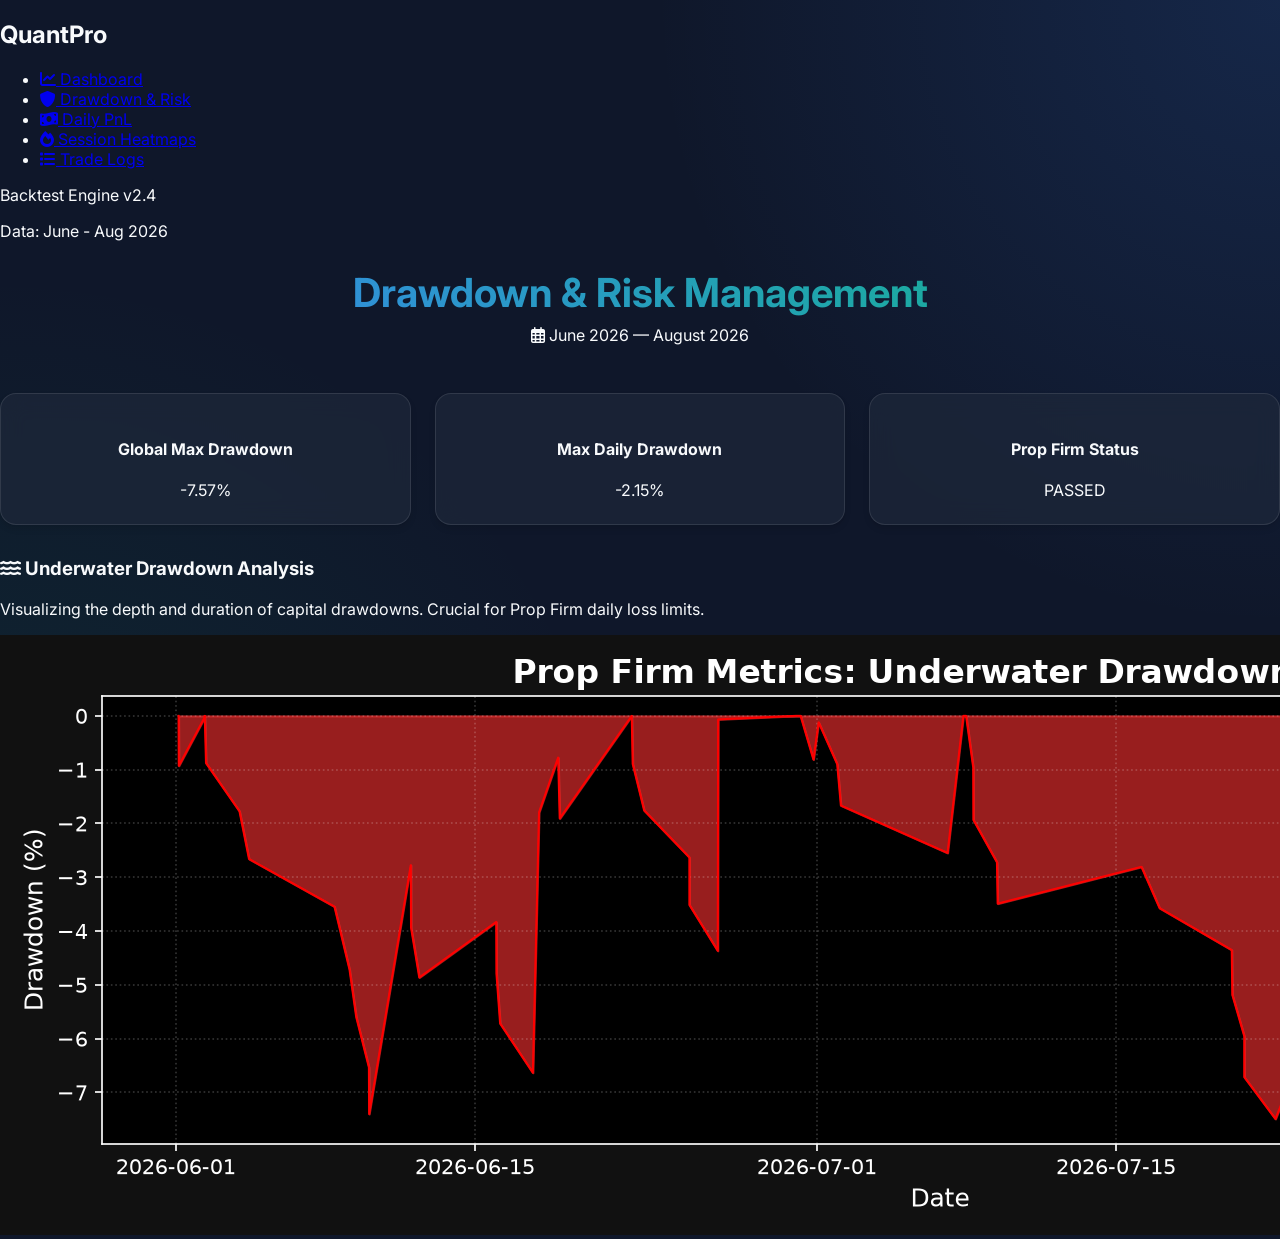
<file: web/drawdown.html>
<!DOCTYPE html>
<html lang="en">
<head>
    <meta charset="UTF-8">
    <meta name="viewport" content="width=device-width, initial-scale=1.0">
    <title>Drawdown & Risk Management | Advanced Quantitative Report</title>
    <link href="https://fonts.googleapis.com/css2?family=Inter:wght@300;400;600;700&display=swap" rel="stylesheet">
    <link rel="stylesheet" href="https://cdnjs.cloudflare.com/ajax/libs/font-awesome/6.0.0/css/all.min.css">
    <link rel="stylesheet" href="styles.css">
</head>
<body>
    <div class="app-container">
        
    <div class="sidebar">
        <h2>Quant<span>Pro</span></h2>
        <ul>
    <li><a href="index.html" ><i class="fas fa-chart-line"></i> Dashboard</a></li><li><a href="drawdown.html" class="active"><i class="fas fa-shield-alt"></i> Drawdown & Risk</a></li><li><a href="pnl.html" ><i class="fas fa-money-bill-wave"></i> Daily PnL</a></li><li><a href="heatmap.html" ><i class="fas fa-fire"></i> Session Heatmaps</a></li><li><a href="trades.html" ><i class="fas fa-list"></i> Trade Logs</a></li>
        </ul>
        <div class="version-info">
            <p>Backtest Engine v2.4</p>
            <p>Data: June - Aug 2026</p>
        </div>
    </div>
    
        <div class="main-content">
            <header>
                <h1>Drawdown & Risk Management</h1>
                <div class="date-range"><i class="far fa-calendar-alt"></i> June 2026 &mdash; August 2026</div>
            </header>
            <div class="content-body">
                
    <div class="metrics-grid">
        <div class="metric-card"><h4>Global Max Drawdown</h4><div class="value" style="color:var(--loss-color)">-7.57%</div></div>
        <div class="metric-card"><h4>Max Daily Drawdown</h4><div class="value" style="color:var(--loss-color)">-2.15%</div></div>
        <div class="metric-card"><h4>Prop Firm Status</h4><div class="value" style="color:var(--win-color)">PASSED</div></div>
    </div>
    <div class="card">
        <h3><i class="fas fa-water"></i> Underwater Drawdown Analysis</h3>
        <p style="color:var(--text-muted); margin-bottom:1rem;">Visualizing the depth and duration of capital drawdowns. Crucial for Prop Firm daily loss limits.</p>
        <img src="assets/drawdown_underwater.png" alt="Drawdown">
    </div>
    
            </div>
        </div>
    </div>
</body>
</html>
</file>
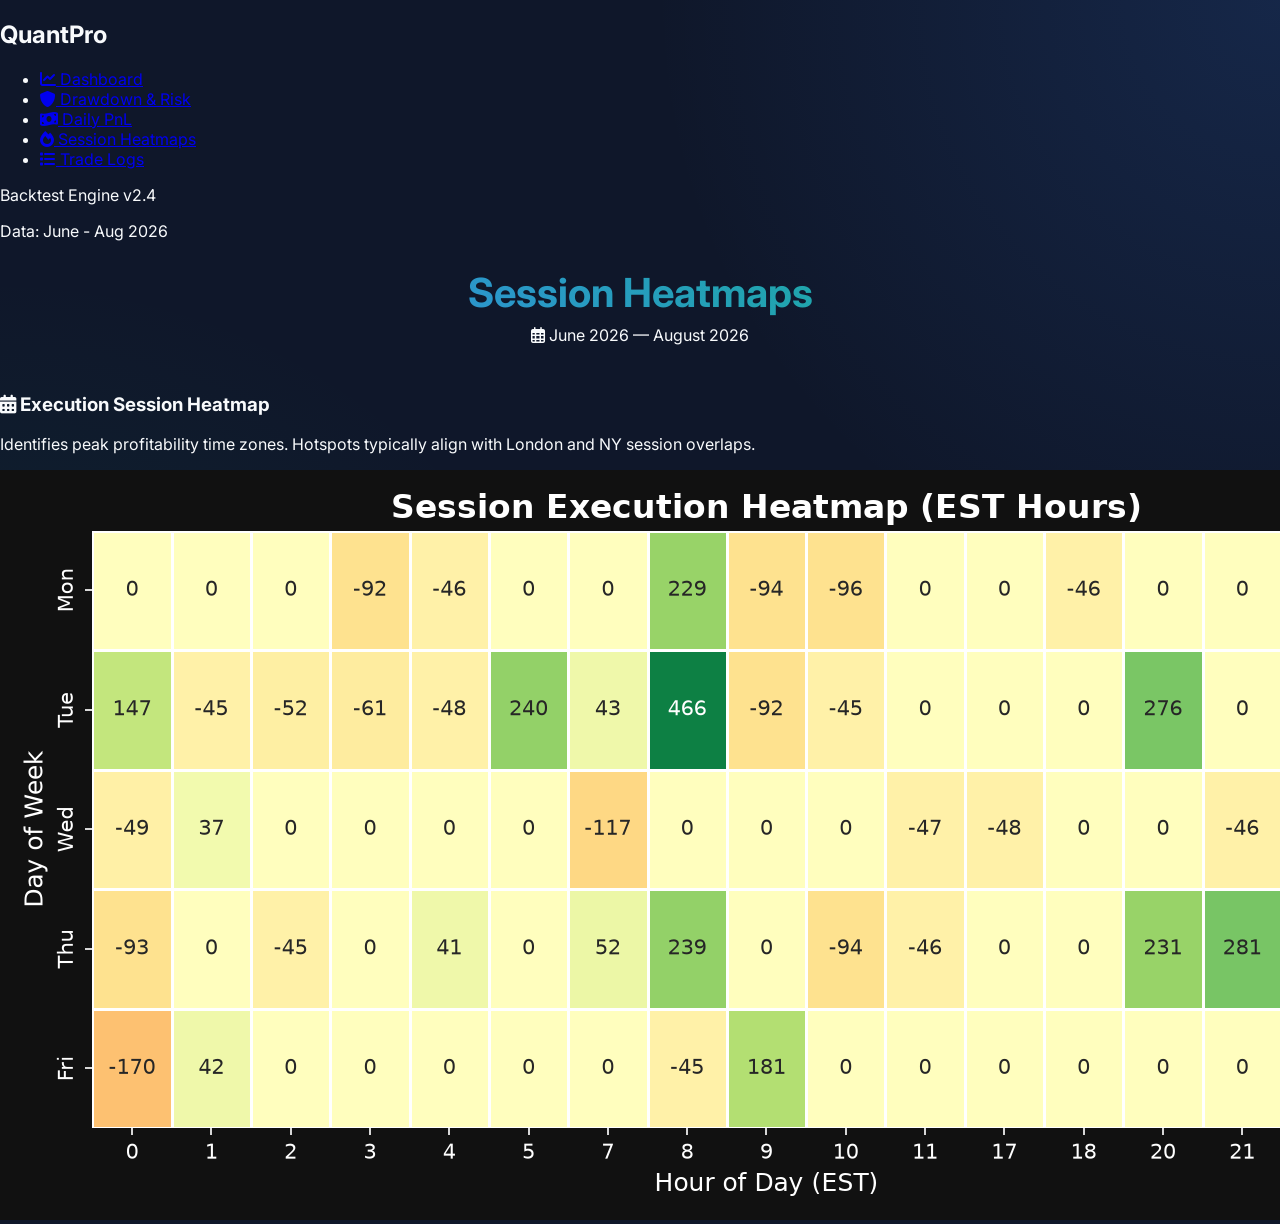
<file: web/heatmap.html>
<!DOCTYPE html>
<html lang="en">
<head>
    <meta charset="UTF-8">
    <meta name="viewport" content="width=device-width, initial-scale=1.0">
    <title>Session Heatmaps | Advanced Quantitative Report</title>
    <link href="https://fonts.googleapis.com/css2?family=Inter:wght@300;400;600;700&display=swap" rel="stylesheet">
    <link rel="stylesheet" href="https://cdnjs.cloudflare.com/ajax/libs/font-awesome/6.0.0/css/all.min.css">
    <link rel="stylesheet" href="styles.css">
</head>
<body>
    <div class="app-container">
        
    <div class="sidebar">
        <h2>Quant<span>Pro</span></h2>
        <ul>
    <li><a href="index.html" ><i class="fas fa-chart-line"></i> Dashboard</a></li><li><a href="drawdown.html" ><i class="fas fa-shield-alt"></i> Drawdown & Risk</a></li><li><a href="pnl.html" ><i class="fas fa-money-bill-wave"></i> Daily PnL</a></li><li><a href="heatmap.html" class="active"><i class="fas fa-fire"></i> Session Heatmaps</a></li><li><a href="trades.html" ><i class="fas fa-list"></i> Trade Logs</a></li>
        </ul>
        <div class="version-info">
            <p>Backtest Engine v2.4</p>
            <p>Data: June - Aug 2026</p>
        </div>
    </div>
    
        <div class="main-content">
            <header>
                <h1>Session Heatmaps</h1>
                <div class="date-range"><i class="far fa-calendar-alt"></i> June 2026 &mdash; August 2026</div>
            </header>
            <div class="content-body">
                
    <div class="card">
        <h3><i class="fas fa-calendar-alt"></i> Execution Session Heatmap</h3>
        <p style="color:var(--text-muted); margin-bottom:1rem;">Identifies peak profitability time zones. Hotspots typically align with London and NY session overlaps.</p>
        <img src="assets/hourly_heatmap.png" alt="Heatmap">
    </div>
    
            </div>
        </div>
    </div>
</body>
</html>
</file>
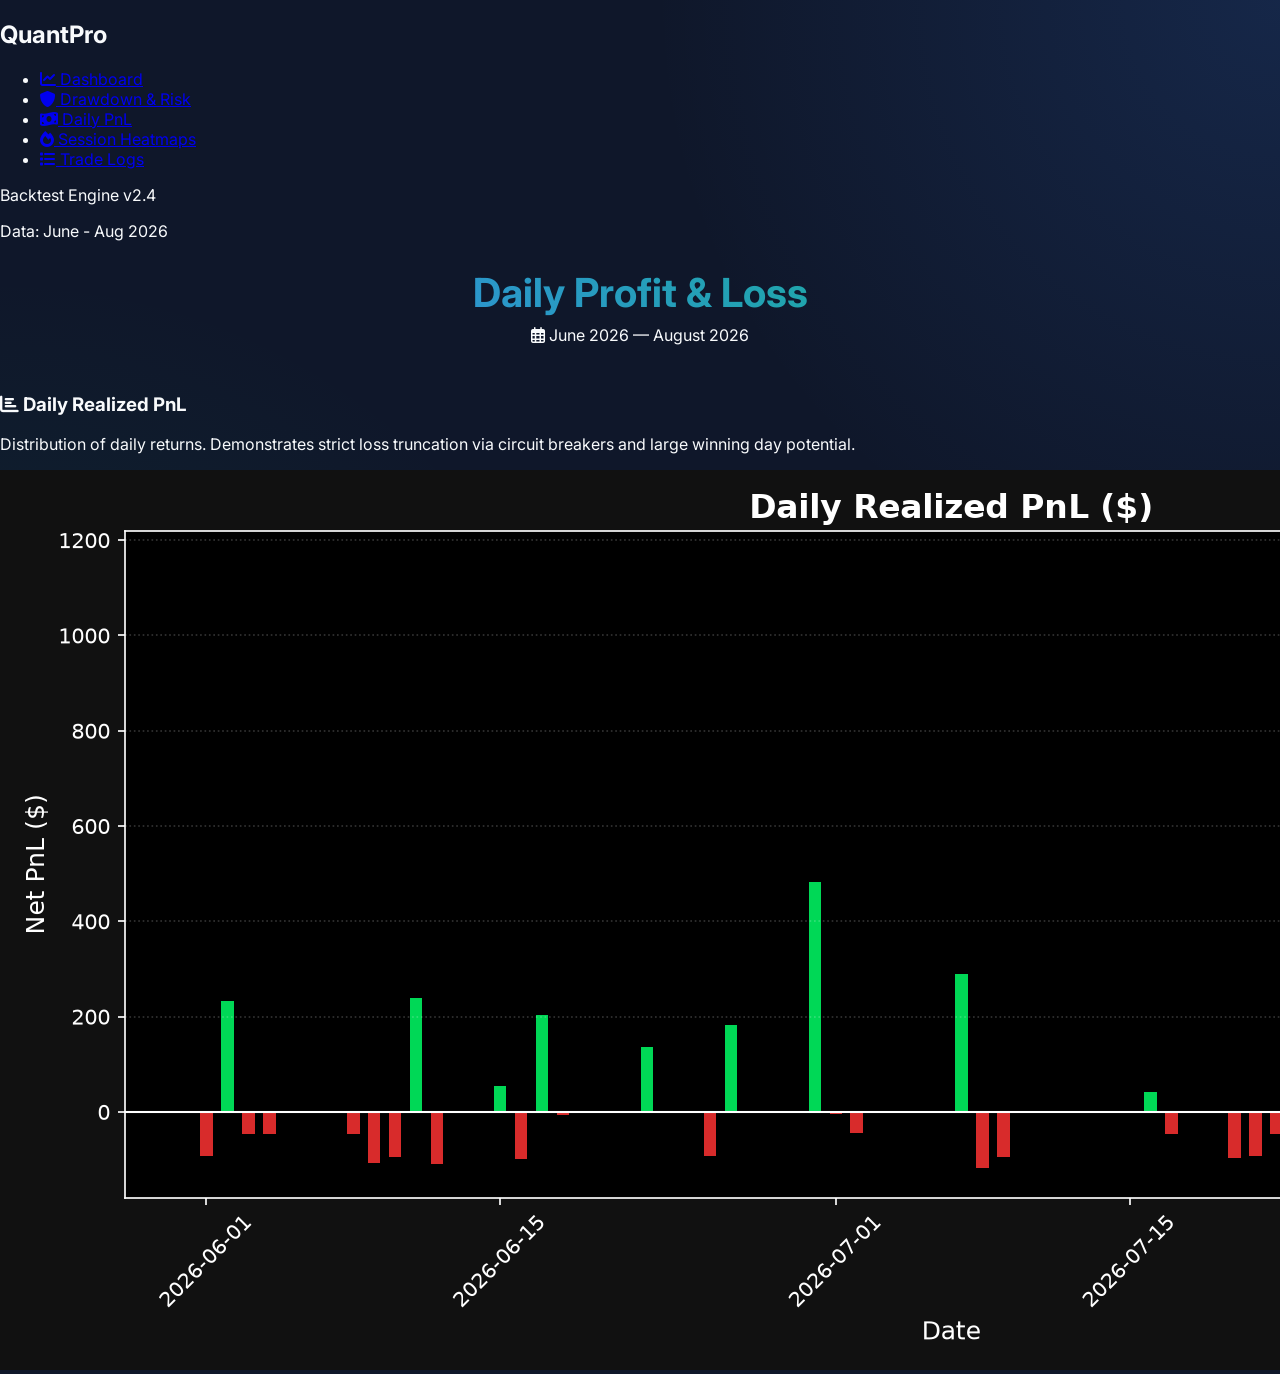
<file: web/pnl.html>
<!DOCTYPE html>
<html lang="en">
<head>
    <meta charset="UTF-8">
    <meta name="viewport" content="width=device-width, initial-scale=1.0">
    <title>Daily Profit & Loss | Advanced Quantitative Report</title>
    <link href="https://fonts.googleapis.com/css2?family=Inter:wght@300;400;600;700&display=swap" rel="stylesheet">
    <link rel="stylesheet" href="https://cdnjs.cloudflare.com/ajax/libs/font-awesome/6.0.0/css/all.min.css">
    <link rel="stylesheet" href="styles.css">
</head>
<body>
    <div class="app-container">
        
    <div class="sidebar">
        <h2>Quant<span>Pro</span></h2>
        <ul>
    <li><a href="index.html" ><i class="fas fa-chart-line"></i> Dashboard</a></li><li><a href="drawdown.html" ><i class="fas fa-shield-alt"></i> Drawdown & Risk</a></li><li><a href="pnl.html" class="active"><i class="fas fa-money-bill-wave"></i> Daily PnL</a></li><li><a href="heatmap.html" ><i class="fas fa-fire"></i> Session Heatmaps</a></li><li><a href="trades.html" ><i class="fas fa-list"></i> Trade Logs</a></li>
        </ul>
        <div class="version-info">
            <p>Backtest Engine v2.4</p>
            <p>Data: June - Aug 2026</p>
        </div>
    </div>
    
        <div class="main-content">
            <header>
                <h1>Daily Profit & Loss</h1>
                <div class="date-range"><i class="far fa-calendar-alt"></i> June 2026 &mdash; August 2026</div>
            </header>
            <div class="content-body">
                
    <div class="card">
        <h3><i class="fas fa-chart-bar"></i> Daily Realized PnL</h3>
        <p style="color:var(--text-muted); margin-bottom:1rem;">Distribution of daily returns. Demonstrates strict loss truncation via circuit breakers and large winning day potential.</p>
        <img src="assets/daily_pnl.png" alt="Daily PnL">
    </div>
    
            </div>
        </div>
    </div>
</body>
</html>
</file>
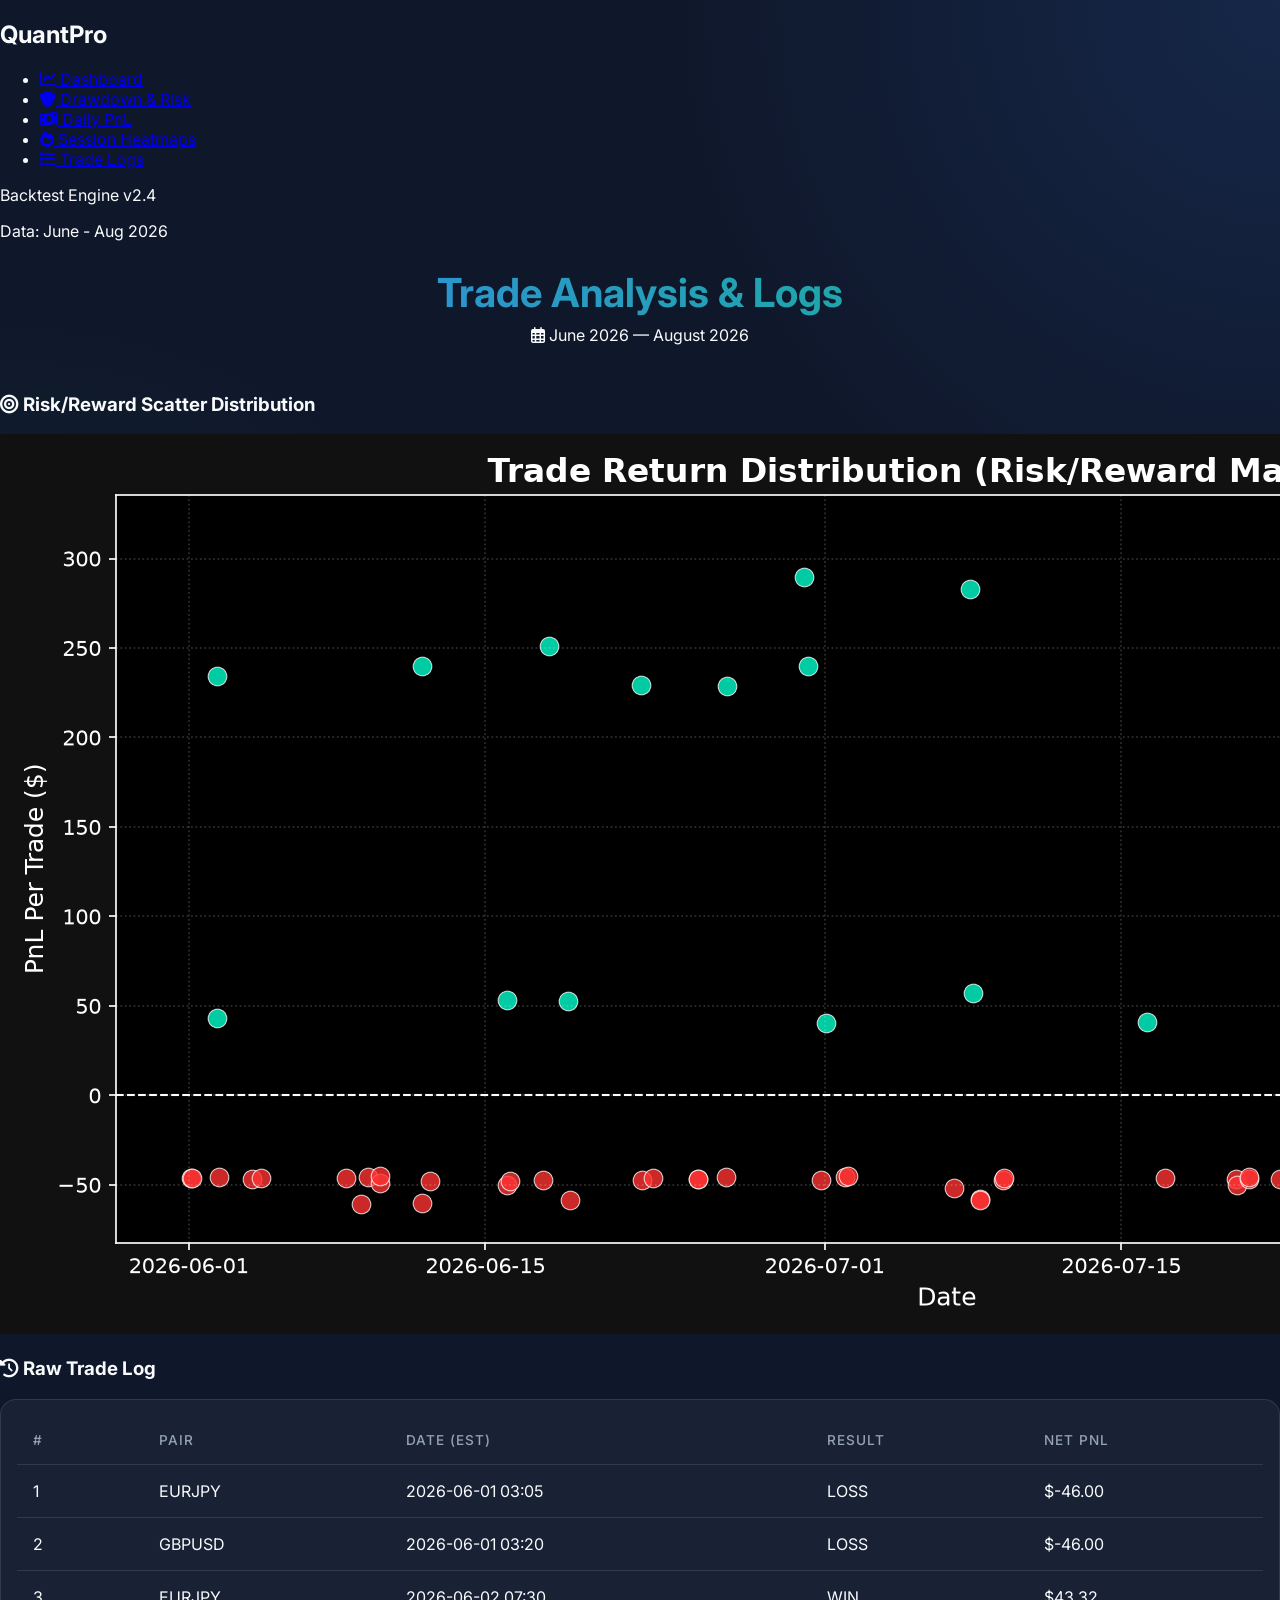
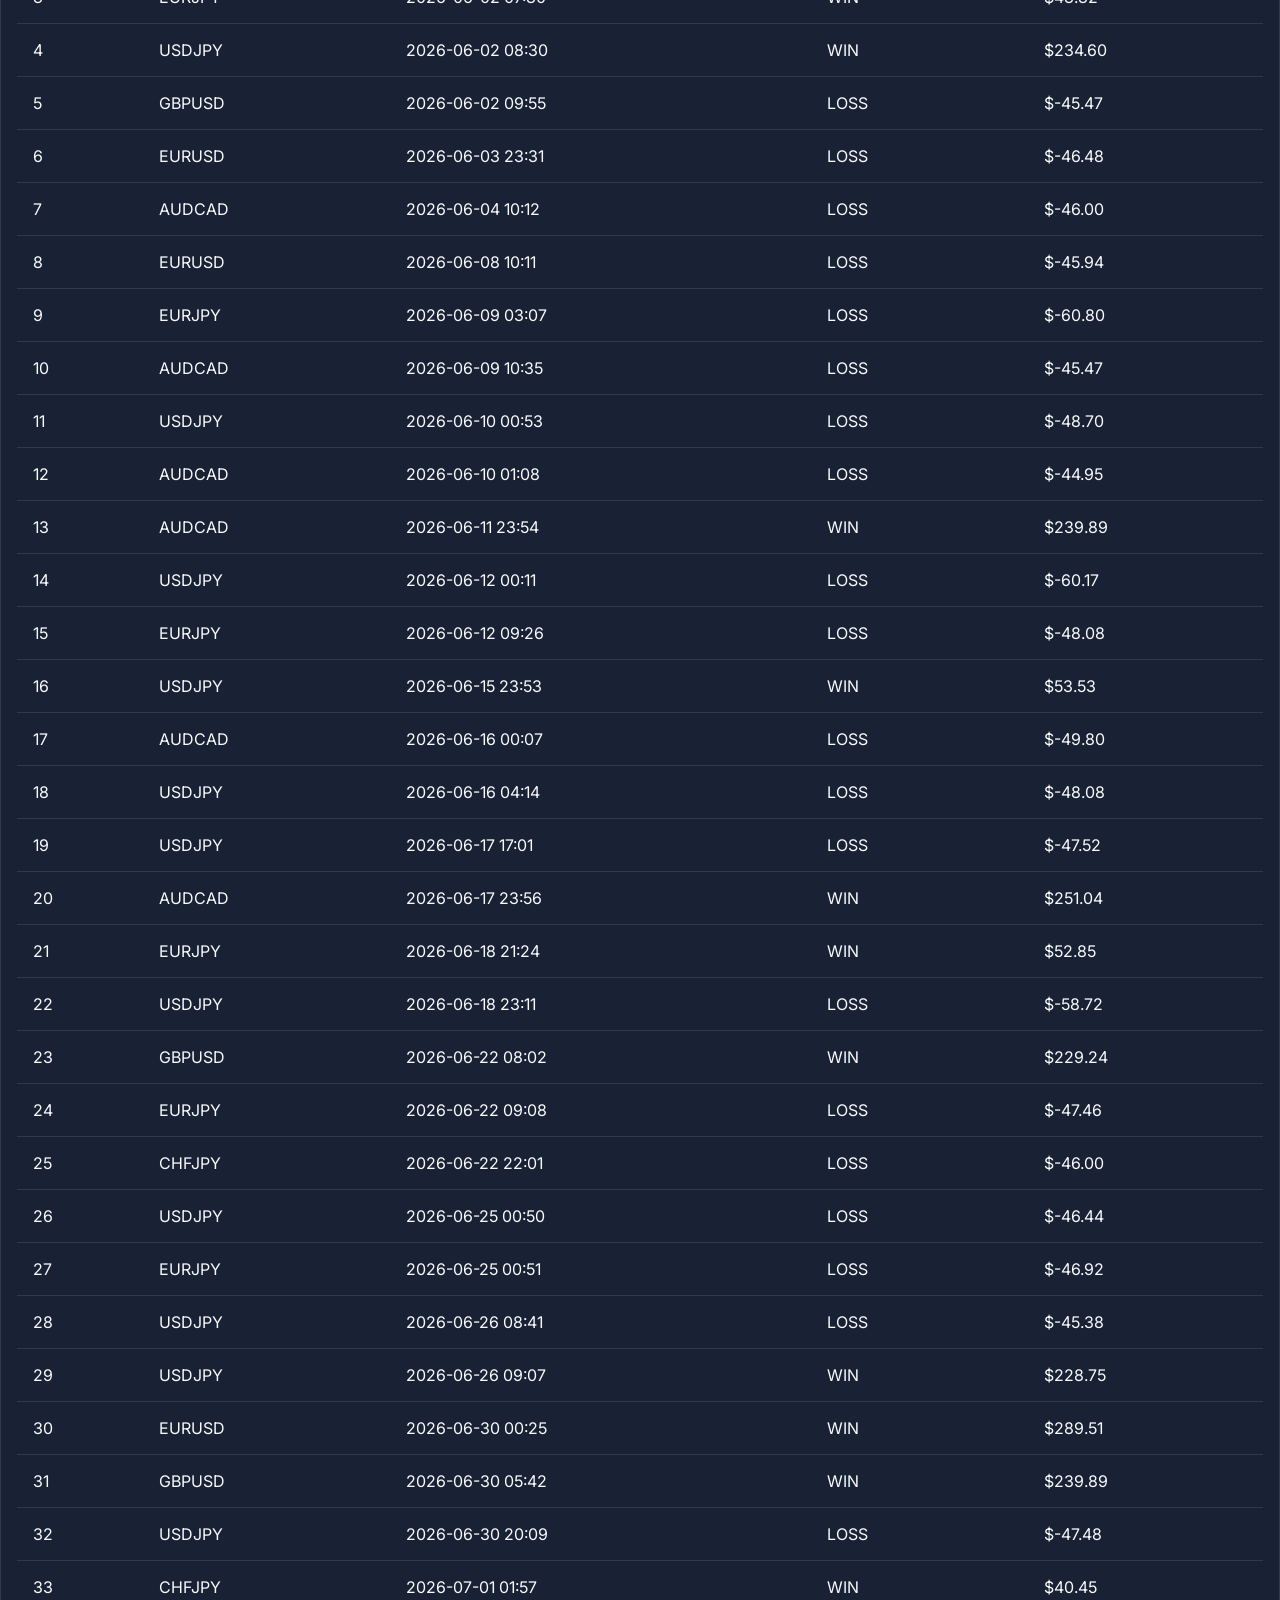
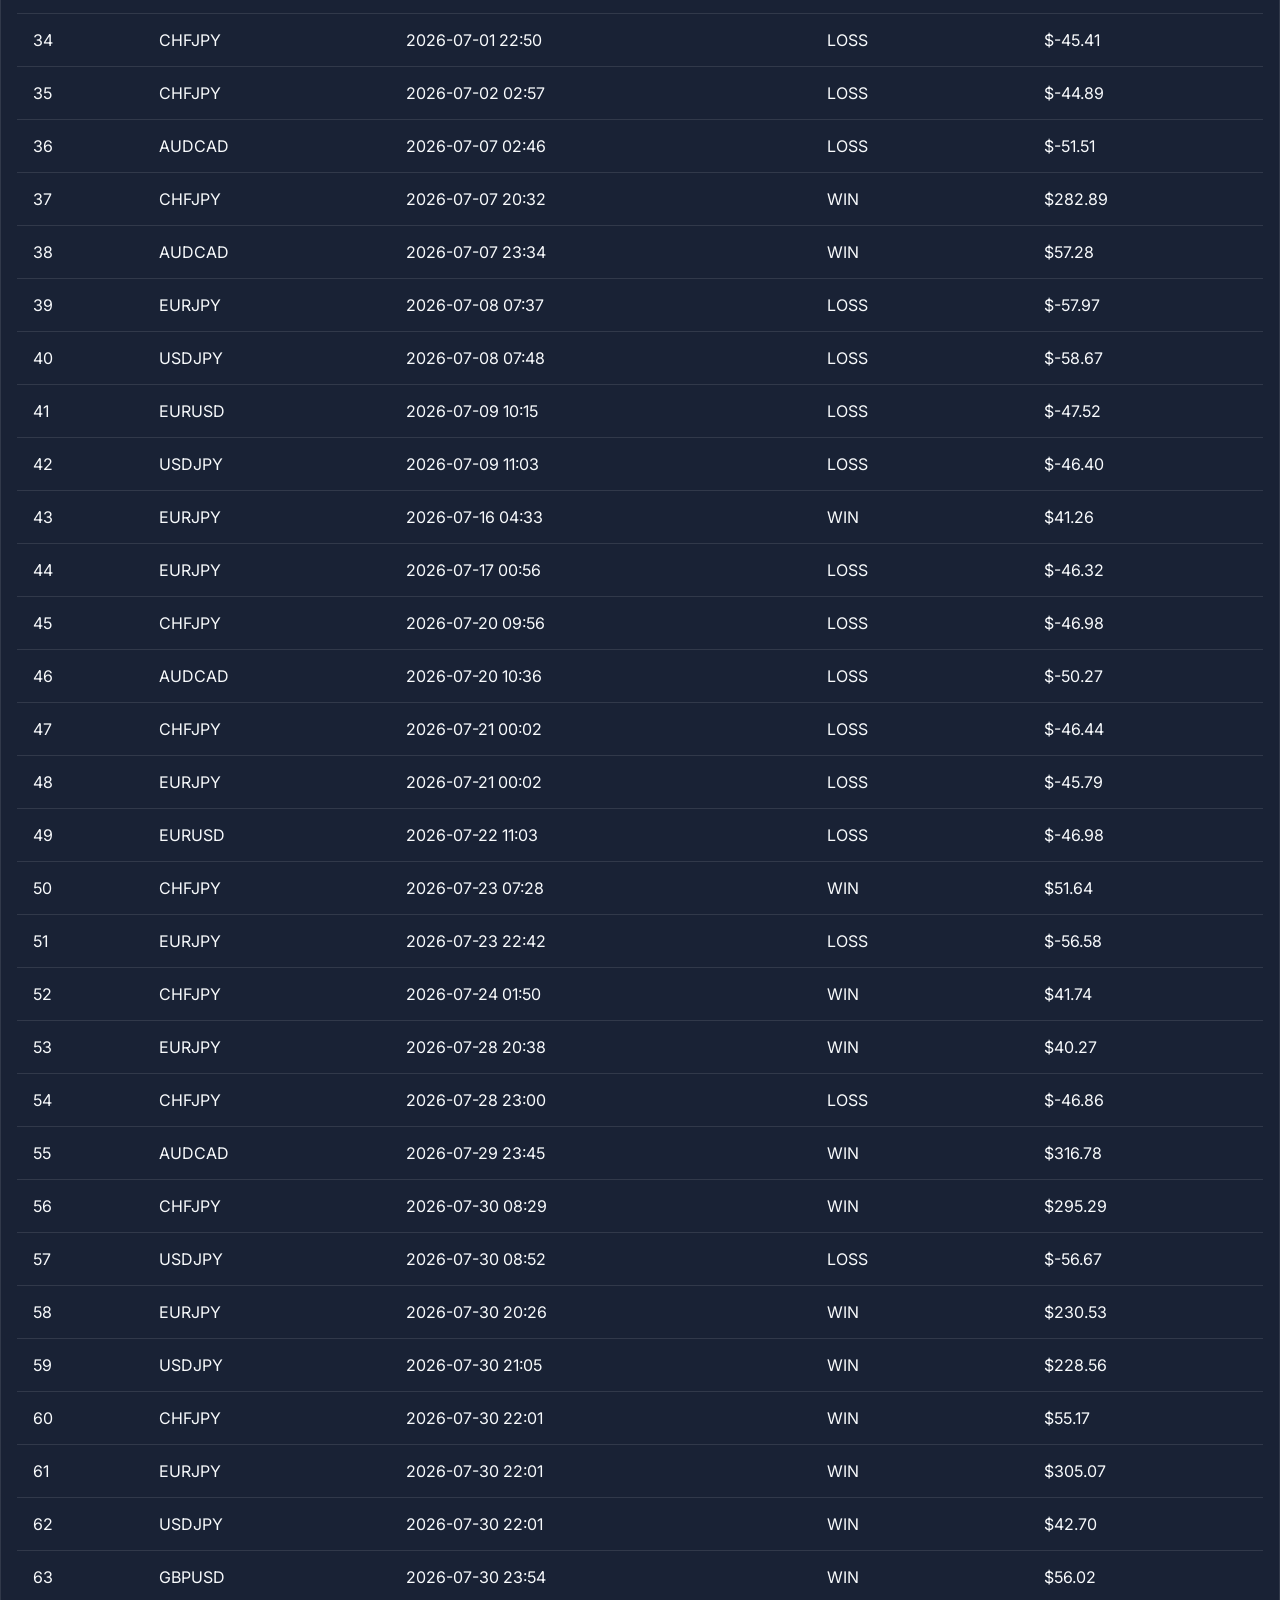
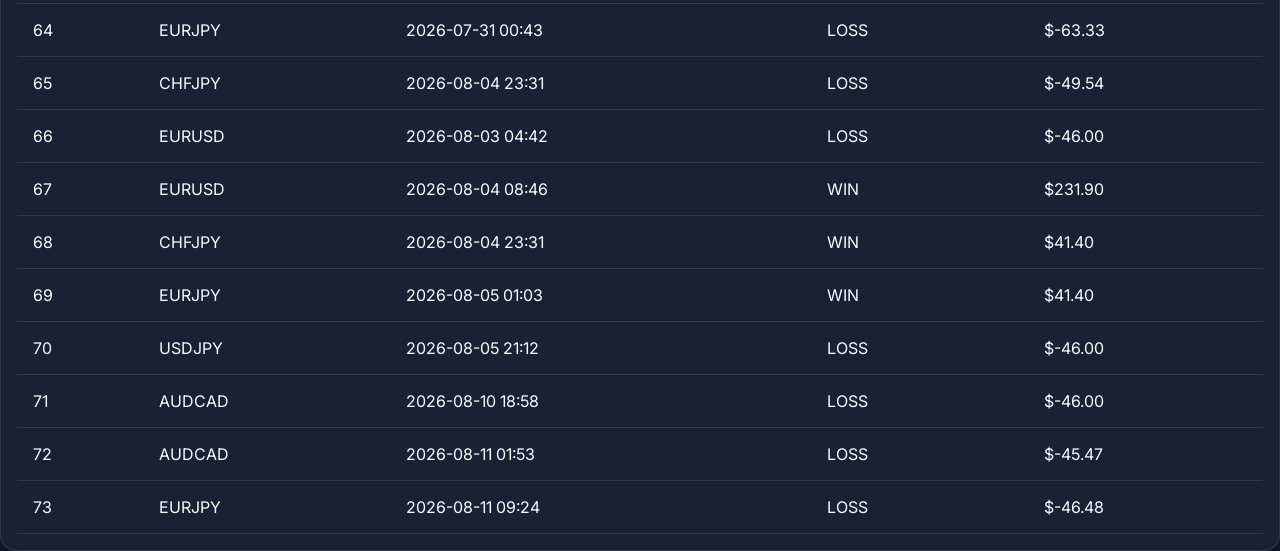
<file: web/trades.html>
<!DOCTYPE html>
<html lang="en">
<head>
    <meta charset="UTF-8">
    <meta name="viewport" content="width=device-width, initial-scale=1.0">
    <title>Trade Analysis & Logs | Advanced Quantitative Report</title>
    <link href="https://fonts.googleapis.com/css2?family=Inter:wght@300;400;600;700&display=swap" rel="stylesheet">
    <link rel="stylesheet" href="https://cdnjs.cloudflare.com/ajax/libs/font-awesome/6.0.0/css/all.min.css">
    <link rel="stylesheet" href="styles.css">
</head>
<body>
    <div class="app-container">
        
    <div class="sidebar">
        <h2>Quant<span>Pro</span></h2>
        <ul>
    <li><a href="index.html" ><i class="fas fa-chart-line"></i> Dashboard</a></li><li><a href="drawdown.html" ><i class="fas fa-shield-alt"></i> Drawdown & Risk</a></li><li><a href="pnl.html" ><i class="fas fa-money-bill-wave"></i> Daily PnL</a></li><li><a href="heatmap.html" ><i class="fas fa-fire"></i> Session Heatmaps</a></li><li><a href="trades.html" class="active"><i class="fas fa-list"></i> Trade Logs</a></li>
        </ul>
        <div class="version-info">
            <p>Backtest Engine v2.4</p>
            <p>Data: June - Aug 2026</p>
        </div>
    </div>
    
        <div class="main-content">
            <header>
                <h1>Trade Analysis & Logs</h1>
                <div class="date-range"><i class="far fa-calendar-alt"></i> June 2026 &mdash; August 2026</div>
            </header>
            <div class="content-body">
                
    <div class="card">
        <h3><i class="fas fa-bullseye"></i> Risk/Reward Scatter Distribution</h3>
        <img src="assets/trade_scatter.png" alt="Scatter">
    </div>
    <div class="card">
        <h3><i class="fas fa-history"></i> Raw Trade Log</h3>
        <div class="table-container">
            <table>
                <thead>
                    <tr><th>#</th><th>Pair</th><th>Date (EST)</th><th>Result</th><th>Net PnL</th></tr>
                </thead>
                <tbody>
                    <tr><td>1</td><td>EURJPY</td><td>2026-06-01 03:05</td><td><span class='loss'>LOSS</span></td><td>$-46.00</td></tr><tr><td>2</td><td>GBPUSD</td><td>2026-06-01 03:20</td><td><span class='loss'>LOSS</span></td><td>$-46.00</td></tr><tr><td>3</td><td>EURJPY</td><td>2026-06-02 07:30</td><td><span class='win'>WIN</span></td><td>$43.32</td></tr><tr><td>4</td><td>USDJPY</td><td>2026-06-02 08:30</td><td><span class='win'>WIN</span></td><td>$234.60</td></tr><tr><td>5</td><td>GBPUSD</td><td>2026-06-02 09:55</td><td><span class='loss'>LOSS</span></td><td>$-45.47</td></tr><tr><td>6</td><td>EURUSD</td><td>2026-06-03 23:31</td><td><span class='loss'>LOSS</span></td><td>$-46.48</td></tr><tr><td>7</td><td>AUDCAD</td><td>2026-06-04 10:12</td><td><span class='loss'>LOSS</span></td><td>$-46.00</td></tr><tr><td>8</td><td>EURUSD</td><td>2026-06-08 10:11</td><td><span class='loss'>LOSS</span></td><td>$-45.94</td></tr><tr><td>9</td><td>EURJPY</td><td>2026-06-09 03:07</td><td><span class='loss'>LOSS</span></td><td>$-60.80</td></tr><tr><td>10</td><td>AUDCAD</td><td>2026-06-09 10:35</td><td><span class='loss'>LOSS</span></td><td>$-45.47</td></tr><tr><td>11</td><td>USDJPY</td><td>2026-06-10 00:53</td><td><span class='loss'>LOSS</span></td><td>$-48.70</td></tr><tr><td>12</td><td>AUDCAD</td><td>2026-06-10 01:08</td><td><span class='loss'>LOSS</span></td><td>$-44.95</td></tr><tr><td>13</td><td>AUDCAD</td><td>2026-06-11 23:54</td><td><span class='win'>WIN</span></td><td>$239.89</td></tr><tr><td>14</td><td>USDJPY</td><td>2026-06-12 00:11</td><td><span class='loss'>LOSS</span></td><td>$-60.17</td></tr><tr><td>15</td><td>EURJPY</td><td>2026-06-12 09:26</td><td><span class='loss'>LOSS</span></td><td>$-48.08</td></tr><tr><td>16</td><td>USDJPY</td><td>2026-06-15 23:53</td><td><span class='win'>WIN</span></td><td>$53.53</td></tr><tr><td>17</td><td>AUDCAD</td><td>2026-06-16 00:07</td><td><span class='loss'>LOSS</span></td><td>$-49.80</td></tr><tr><td>18</td><td>USDJPY</td><td>2026-06-16 04:14</td><td><span class='loss'>LOSS</span></td><td>$-48.08</td></tr><tr><td>19</td><td>USDJPY</td><td>2026-06-17 17:01</td><td><span class='loss'>LOSS</span></td><td>$-47.52</td></tr><tr><td>20</td><td>AUDCAD</td><td>2026-06-17 23:56</td><td><span class='win'>WIN</span></td><td>$251.04</td></tr><tr><td>21</td><td>EURJPY</td><td>2026-06-18 21:24</td><td><span class='win'>WIN</span></td><td>$52.85</td></tr><tr><td>22</td><td>USDJPY</td><td>2026-06-18 23:11</td><td><span class='loss'>LOSS</span></td><td>$-58.72</td></tr><tr><td>23</td><td>GBPUSD</td><td>2026-06-22 08:02</td><td><span class='win'>WIN</span></td><td>$229.24</td></tr><tr><td>24</td><td>EURJPY</td><td>2026-06-22 09:08</td><td><span class='loss'>LOSS</span></td><td>$-47.46</td></tr><tr><td>25</td><td>CHFJPY</td><td>2026-06-22 22:01</td><td><span class='loss'>LOSS</span></td><td>$-46.00</td></tr><tr><td>26</td><td>USDJPY</td><td>2026-06-25 00:50</td><td><span class='loss'>LOSS</span></td><td>$-46.44</td></tr><tr><td>27</td><td>EURJPY</td><td>2026-06-25 00:51</td><td><span class='loss'>LOSS</span></td><td>$-46.92</td></tr><tr><td>28</td><td>USDJPY</td><td>2026-06-26 08:41</td><td><span class='loss'>LOSS</span></td><td>$-45.38</td></tr><tr><td>29</td><td>USDJPY</td><td>2026-06-26 09:07</td><td><span class='win'>WIN</span></td><td>$228.75</td></tr><tr><td>30</td><td>EURUSD</td><td>2026-06-30 00:25</td><td><span class='win'>WIN</span></td><td>$289.51</td></tr><tr><td>31</td><td>GBPUSD</td><td>2026-06-30 05:42</td><td><span class='win'>WIN</span></td><td>$239.89</td></tr><tr><td>32</td><td>USDJPY</td><td>2026-06-30 20:09</td><td><span class='loss'>LOSS</span></td><td>$-47.48</td></tr><tr><td>33</td><td>CHFJPY</td><td>2026-07-01 01:57</td><td><span class='win'>WIN</span></td><td>$40.45</td></tr><tr><td>34</td><td>CHFJPY</td><td>2026-07-01 22:50</td><td><span class='loss'>LOSS</span></td><td>$-45.41</td></tr><tr><td>35</td><td>CHFJPY</td><td>2026-07-02 02:57</td><td><span class='loss'>LOSS</span></td><td>$-44.89</td></tr><tr><td>36</td><td>AUDCAD</td><td>2026-07-07 02:46</td><td><span class='loss'>LOSS</span></td><td>$-51.51</td></tr><tr><td>37</td><td>CHFJPY</td><td>2026-07-07 20:32</td><td><span class='win'>WIN</span></td><td>$282.89</td></tr><tr><td>38</td><td>AUDCAD</td><td>2026-07-07 23:34</td><td><span class='win'>WIN</span></td><td>$57.28</td></tr><tr><td>39</td><td>EURJPY</td><td>2026-07-08 07:37</td><td><span class='loss'>LOSS</span></td><td>$-57.97</td></tr><tr><td>40</td><td>USDJPY</td><td>2026-07-08 07:48</td><td><span class='loss'>LOSS</span></td><td>$-58.67</td></tr><tr><td>41</td><td>EURUSD</td><td>2026-07-09 10:15</td><td><span class='loss'>LOSS</span></td><td>$-47.52</td></tr><tr><td>42</td><td>USDJPY</td><td>2026-07-09 11:03</td><td><span class='loss'>LOSS</span></td><td>$-46.40</td></tr><tr><td>43</td><td>EURJPY</td><td>2026-07-16 04:33</td><td><span class='win'>WIN</span></td><td>$41.26</td></tr><tr><td>44</td><td>EURJPY</td><td>2026-07-17 00:56</td><td><span class='loss'>LOSS</span></td><td>$-46.32</td></tr><tr><td>45</td><td>CHFJPY</td><td>2026-07-20 09:56</td><td><span class='loss'>LOSS</span></td><td>$-46.98</td></tr><tr><td>46</td><td>AUDCAD</td><td>2026-07-20 10:36</td><td><span class='loss'>LOSS</span></td><td>$-50.27</td></tr><tr><td>47</td><td>CHFJPY</td><td>2026-07-21 00:02</td><td><span class='loss'>LOSS</span></td><td>$-46.44</td></tr><tr><td>48</td><td>EURJPY</td><td>2026-07-21 00:02</td><td><span class='loss'>LOSS</span></td><td>$-45.79</td></tr><tr><td>49</td><td>EURUSD</td><td>2026-07-22 11:03</td><td><span class='loss'>LOSS</span></td><td>$-46.98</td></tr><tr><td>50</td><td>CHFJPY</td><td>2026-07-23 07:28</td><td><span class='win'>WIN</span></td><td>$51.64</td></tr><tr><td>51</td><td>EURJPY</td><td>2026-07-23 22:42</td><td><span class='loss'>LOSS</span></td><td>$-56.58</td></tr><tr><td>52</td><td>CHFJPY</td><td>2026-07-24 01:50</td><td><span class='win'>WIN</span></td><td>$41.74</td></tr><tr><td>53</td><td>EURJPY</td><td>2026-07-28 20:38</td><td><span class='win'>WIN</span></td><td>$40.27</td></tr><tr><td>54</td><td>CHFJPY</td><td>2026-07-28 23:00</td><td><span class='loss'>LOSS</span></td><td>$-46.86</td></tr><tr><td>55</td><td>AUDCAD</td><td>2026-07-29 23:45</td><td><span class='win'>WIN</span></td><td>$316.78</td></tr><tr><td>56</td><td>CHFJPY</td><td>2026-07-30 08:29</td><td><span class='win'>WIN</span></td><td>$295.29</td></tr><tr><td>57</td><td>USDJPY</td><td>2026-07-30 08:52</td><td><span class='loss'>LOSS</span></td><td>$-56.67</td></tr><tr><td>58</td><td>EURJPY</td><td>2026-07-30 20:26</td><td><span class='win'>WIN</span></td><td>$230.53</td></tr><tr><td>59</td><td>USDJPY</td><td>2026-07-30 21:05</td><td><span class='win'>WIN</span></td><td>$228.56</td></tr><tr><td>60</td><td>CHFJPY</td><td>2026-07-30 22:01</td><td><span class='win'>WIN</span></td><td>$55.17</td></tr><tr><td>61</td><td>EURJPY</td><td>2026-07-30 22:01</td><td><span class='win'>WIN</span></td><td>$305.07</td></tr><tr><td>62</td><td>USDJPY</td><td>2026-07-30 22:01</td><td><span class='win'>WIN</span></td><td>$42.70</td></tr><tr><td>63</td><td>GBPUSD</td><td>2026-07-30 23:54</td><td><span class='win'>WIN</span></td><td>$56.02</td></tr><tr><td>64</td><td>EURJPY</td><td>2026-07-31 00:43</td><td><span class='loss'>LOSS</span></td><td>$-63.33</td></tr><tr><td>65</td><td>CHFJPY</td><td>2026-08-04 23:31</td><td><span class='loss'>LOSS</span></td><td>$-49.54</td></tr><tr><td>66</td><td>EURUSD</td><td>2026-08-03 04:42</td><td><span class='loss'>LOSS</span></td><td>$-46.00</td></tr><tr><td>67</td><td>EURUSD</td><td>2026-08-04 08:46</td><td><span class='win'>WIN</span></td><td>$231.90</td></tr><tr><td>68</td><td>CHFJPY</td><td>2026-08-04 23:31</td><td><span class='win'>WIN</span></td><td>$41.40</td></tr><tr><td>69</td><td>EURJPY</td><td>2026-08-05 01:03</td><td><span class='win'>WIN</span></td><td>$41.40</td></tr><tr><td>70</td><td>USDJPY</td><td>2026-08-05 21:12</td><td><span class='loss'>LOSS</span></td><td>$-46.00</td></tr><tr><td>71</td><td>AUDCAD</td><td>2026-08-10 18:58</td><td><span class='loss'>LOSS</span></td><td>$-46.00</td></tr><tr><td>72</td><td>AUDCAD</td><td>2026-08-11 01:53</td><td><span class='loss'>LOSS</span></td><td>$-45.47</td></tr><tr><td>73</td><td>EURJPY</td><td>2026-08-11 09:24</td><td><span class='loss'>LOSS</span></td><td>$-46.48</td></tr>
                </tbody>
            </table>
        </div>
    </div>
    
            </div>
        </div>
    </div>
</body>
</html>
</file>
<file: web/styles.css>
:root {
        --bg: #0f172a;
        --card-bg: rgba(30, 41, 59, 0.7);
        --text: #f8fafc;
        --accent: #3b82f6;
        --accent-hover: #60a5fa;
        --success: #10b981;
        --danger: #ef4444;
        --border: rgba(255, 255, 255, 0.1);
    }
    body {
        background-color: var(--bg);
        color: var(--text);
        font-family: 'Inter', sans-serif;
        margin: 0;
        padding: 0;
        background-image: radial-gradient(circle at top right, rgba(59,130,246,0.15), transparent 40%),
                          radial-gradient(circle at bottom left, rgba(16,185,129,0.1), transparent 40%);
        background-attachment: fixed;
        min-height: 100vh;
    }
    .container {
        max-width: 1200px;
        margin: 0 auto;
        padding: 2rem;
    }
    header {
        text-align: center;
        margin-bottom: 3rem;
    }
    h1 {
        font-size: 2.5rem;
        background: -webkit-linear-gradient(45deg, #3b82f6, #10b981);
        -webkit-background-clip: text;
        -webkit-text-fill-color: transparent;
        margin-bottom: 0.5rem;
    }
    .subtitle {
        color: #94a3b8;
        font-size: 1.1rem;
    }
    .tabs {
        display: flex;
        justify-content: center;
        gap: 1rem;
        margin-bottom: 2rem;
    }
    .tab-btn {
        background: var(--card-bg);
        border: 1px solid var(--border);
        color: var(--text);
        padding: 0.75rem 1.5rem;
        border-radius: 8px;
        cursor: pointer;
        backdrop-filter: blur(10px);
        transition: all 0.3s ease;
        font-size: 1rem;
        font-weight: 500;
    }
    .tab-btn:hover {
        background: rgba(59,130,246,0.2);
        border-color: var(--accent);
    }
    .tab-btn.active {
        background: var(--accent);
        border-color: var(--accent);
        box-shadow: 0 0 15px rgba(59,130,246,0.4);
    }
    .tab-content {
        display: none;
        animation: fadeIn 0.4s ease;
    }
    .tab-content.active {
        display: block;
    }
    @keyframes fadeIn {
        from { opacity: 0; transform: translateY(10px); }
        to { opacity: 1; transform: translateY(0); }
    }
    
    /* Metrics Grid */
    .metrics-grid {
        display: grid;
        grid-template-columns: repeat(auto-fit, minmax(200px, 1fr));
        gap: 1.5rem;
        margin-bottom: 2rem;
    }
    .metric-card {
        background: var(--card-bg);
        border: 1px solid var(--border);
        border-radius: 16px;
        padding: 1.5rem;
        text-align: center;
        backdrop-filter: blur(12px);
        box-shadow: 0 4px 6px rgba(0,0,0,0.1);
        transition: transform 0.3s ease;
    }
    .metric-card:hover {
        transform: translateY(-5px);
    }
    .metric-title {
        color: #94a3b8;
        font-size: 0.9rem;
        text-transform: uppercase;
        letter-spacing: 1px;
        margin-bottom: 0.5rem;
    }
    .metric-value {
        font-size: 2rem;
        font-weight: 700;
    }
    .positive { color: var(--success); }
    .negative { color: var(--danger); }
    
    /* Charts */
    .chart-container {
        background: var(--card-bg);
        border: 1px solid var(--border);
        border-radius: 16px;
        padding: 2rem;
        backdrop-filter: blur(12px);
        margin-bottom: 2rem;
        box-shadow: 0 4px 6px rgba(0,0,0,0.1);
    }
    
    /* Table */
    .table-container {
        background: var(--card-bg);
        border: 1px solid var(--border);
        border-radius: 16px;
        backdrop-filter: blur(12px);
        overflow-x: auto;
        padding: 1rem;
    }
    table {
        width: 100%;
        border-collapse: collapse;
    }
    th, td {
        padding: 1rem;
        text-align: left;
        border-bottom: 1px solid var(--border);
    }
    th {
        color: #94a3b8;
        font-weight: 500;
        text-transform: uppercase;
        font-size: 0.85rem;
        letter-spacing: 1px;
    }
    tr:hover td {
        background: rgba(255,255,255,0.02);
    }
</file>
